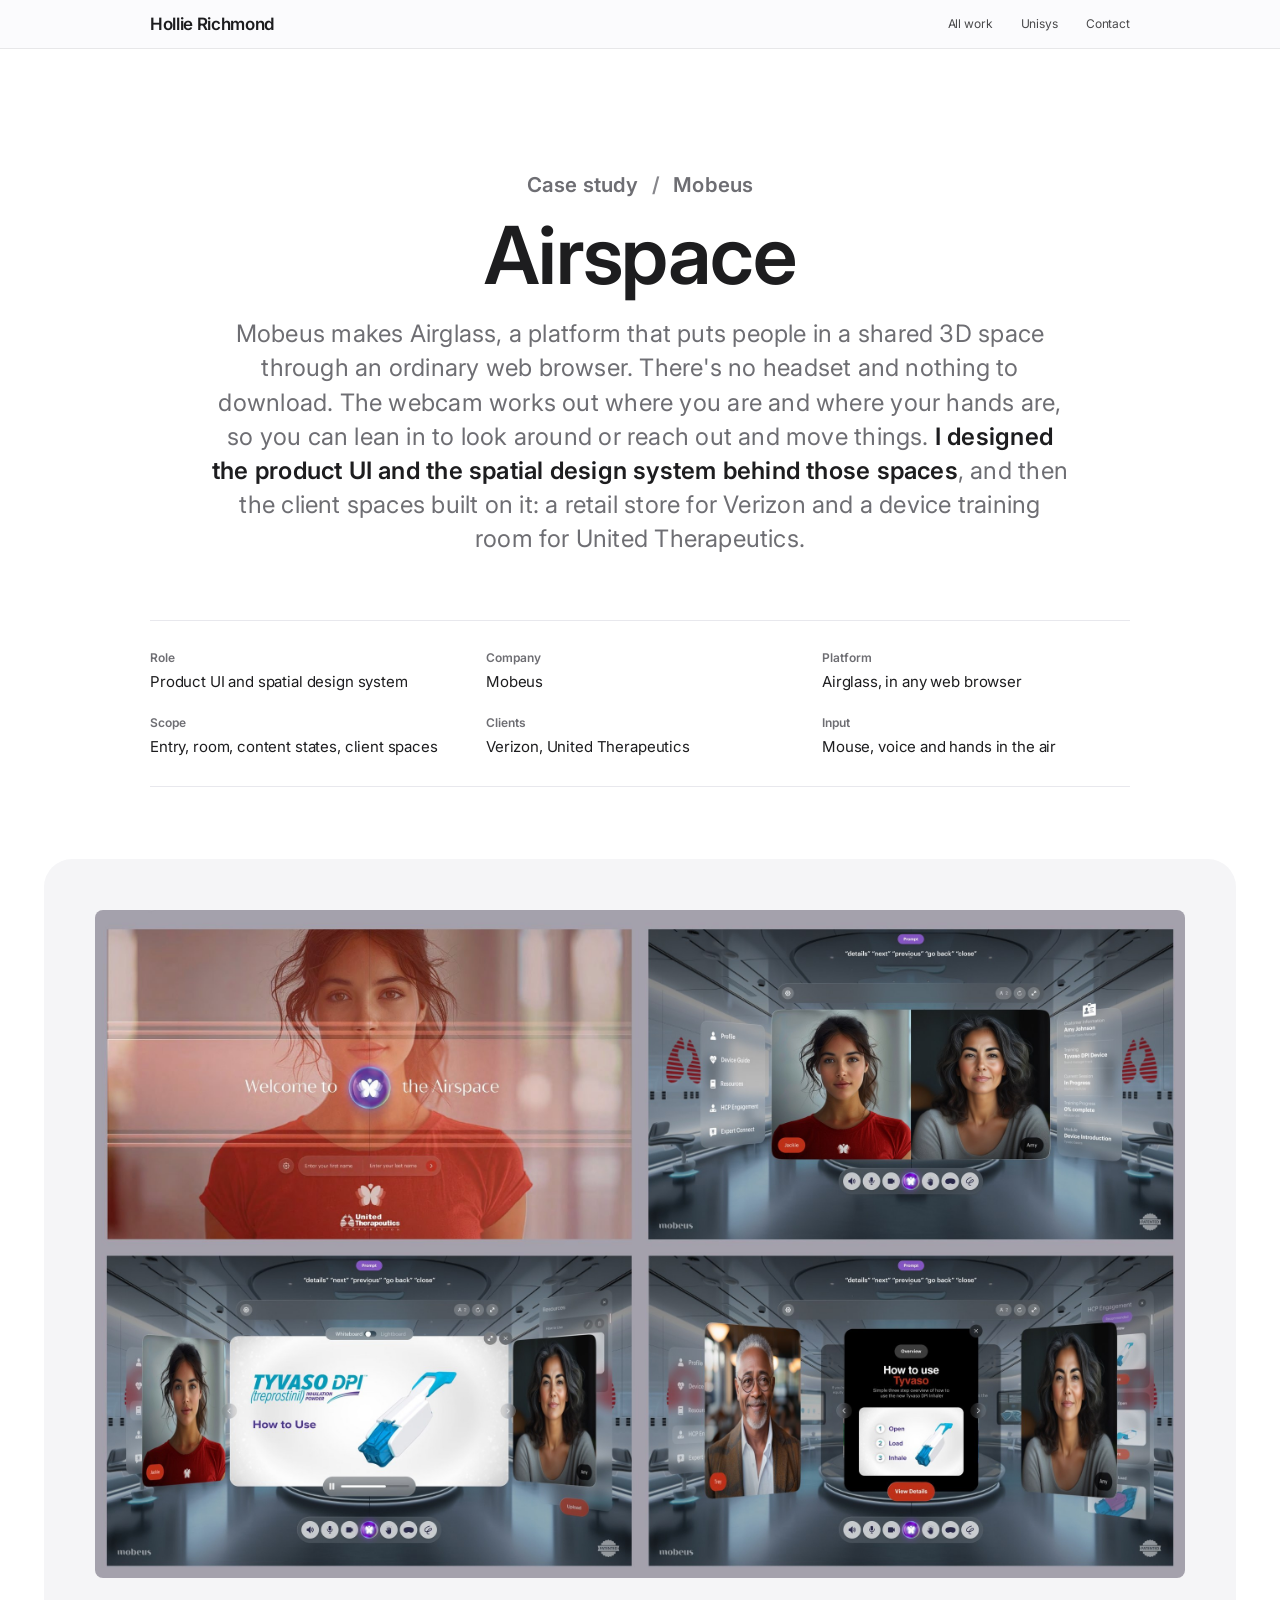
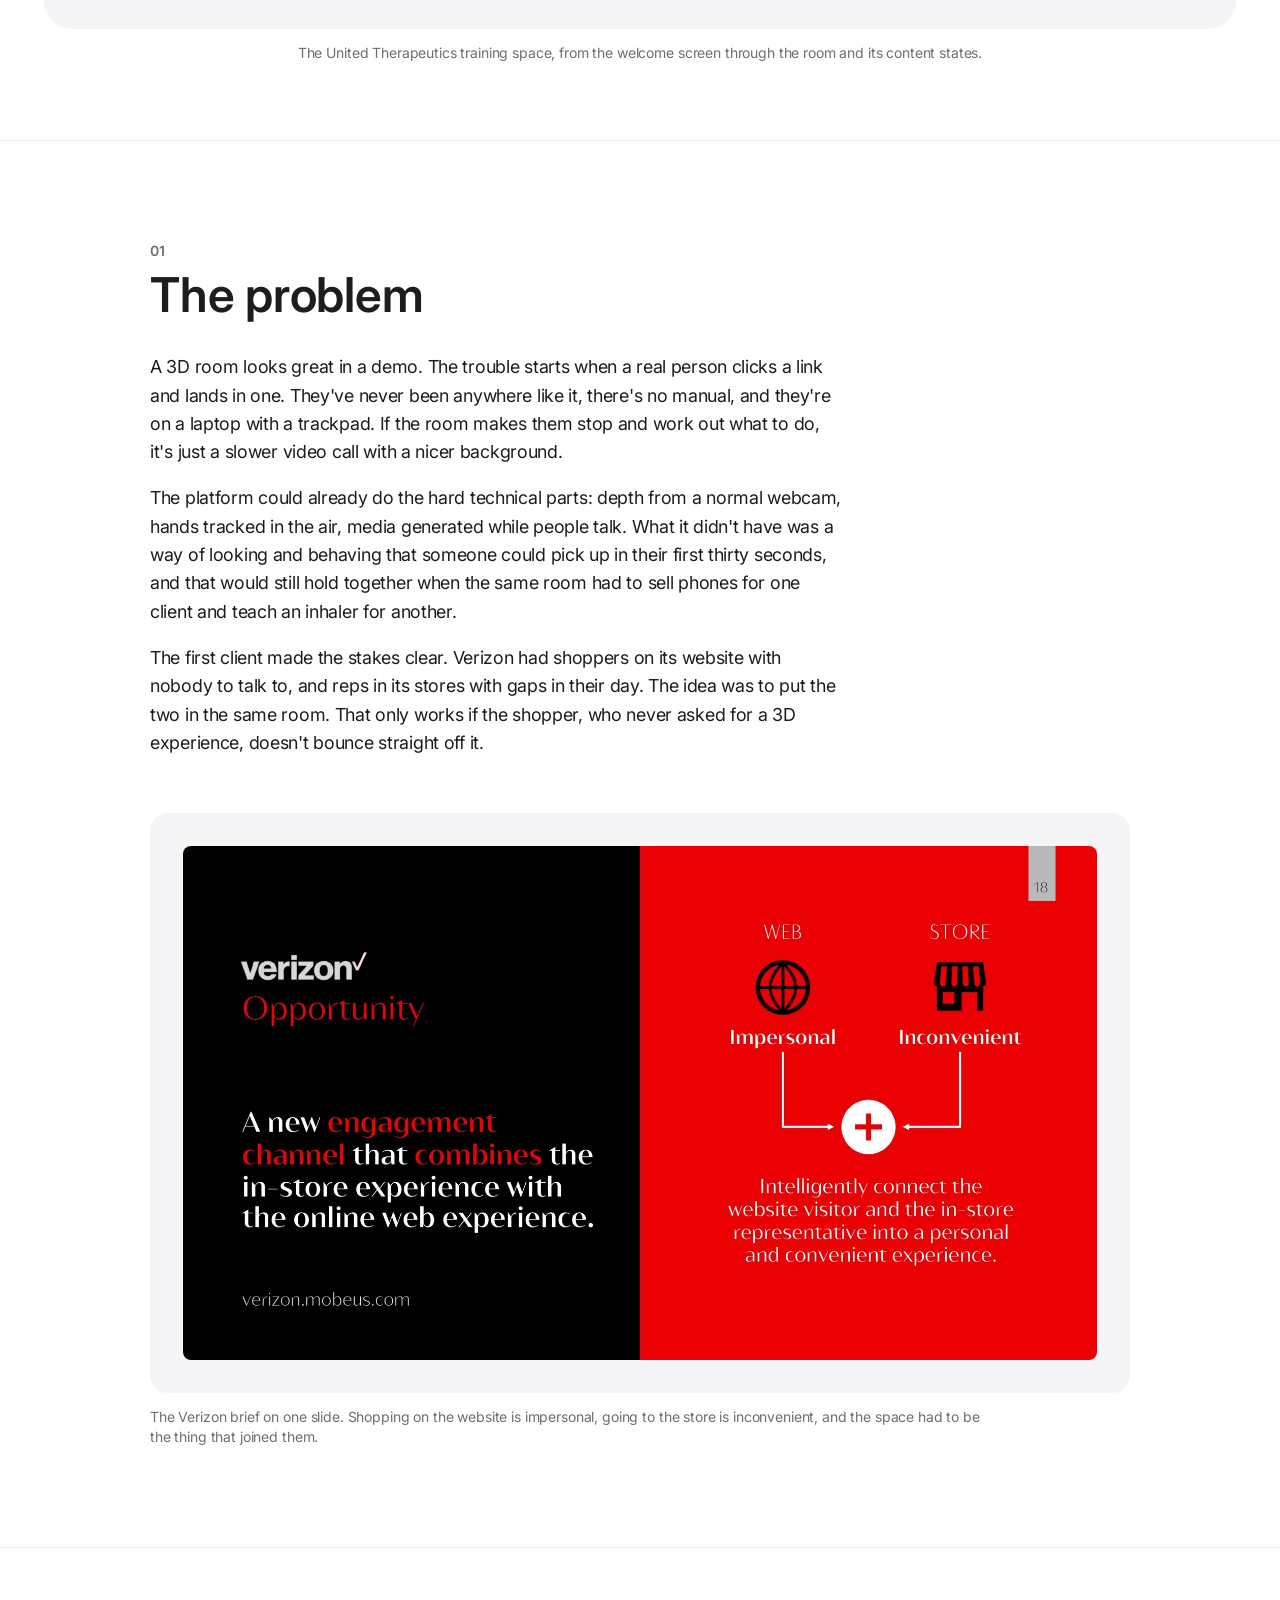
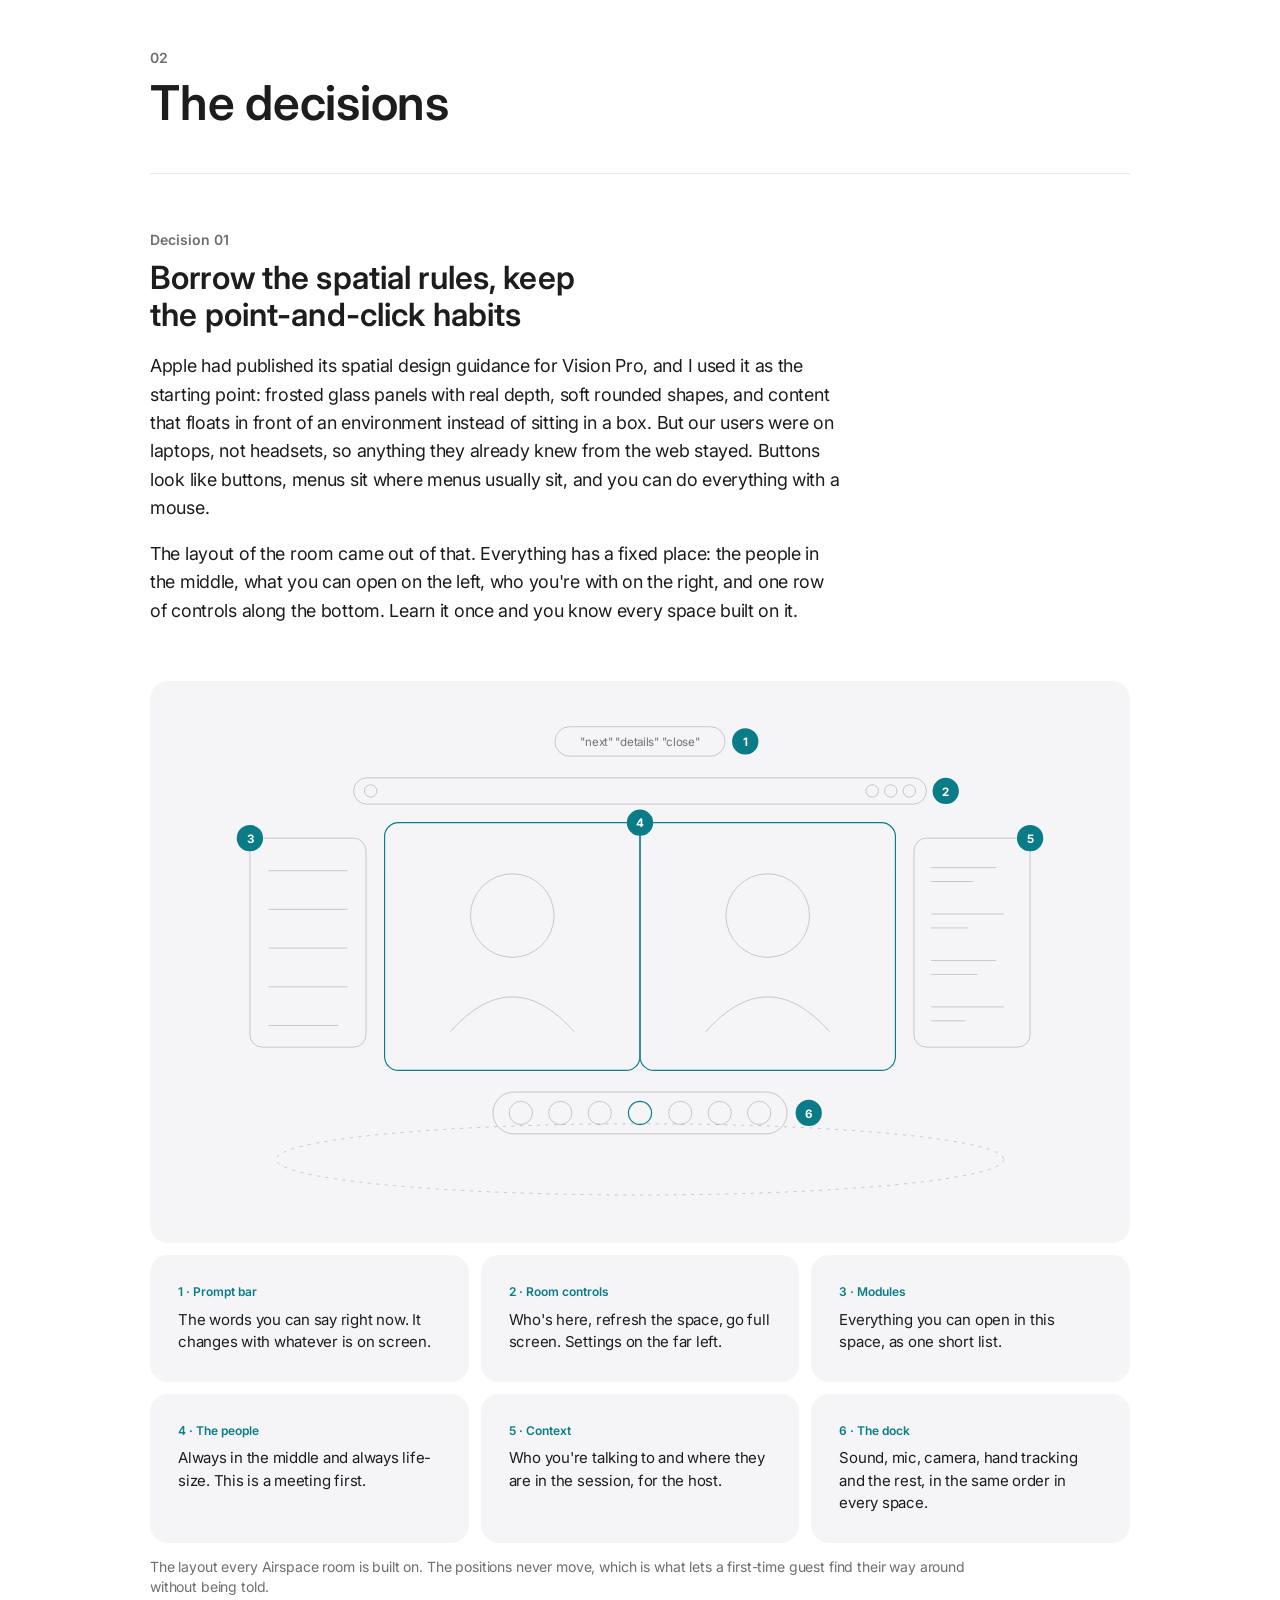
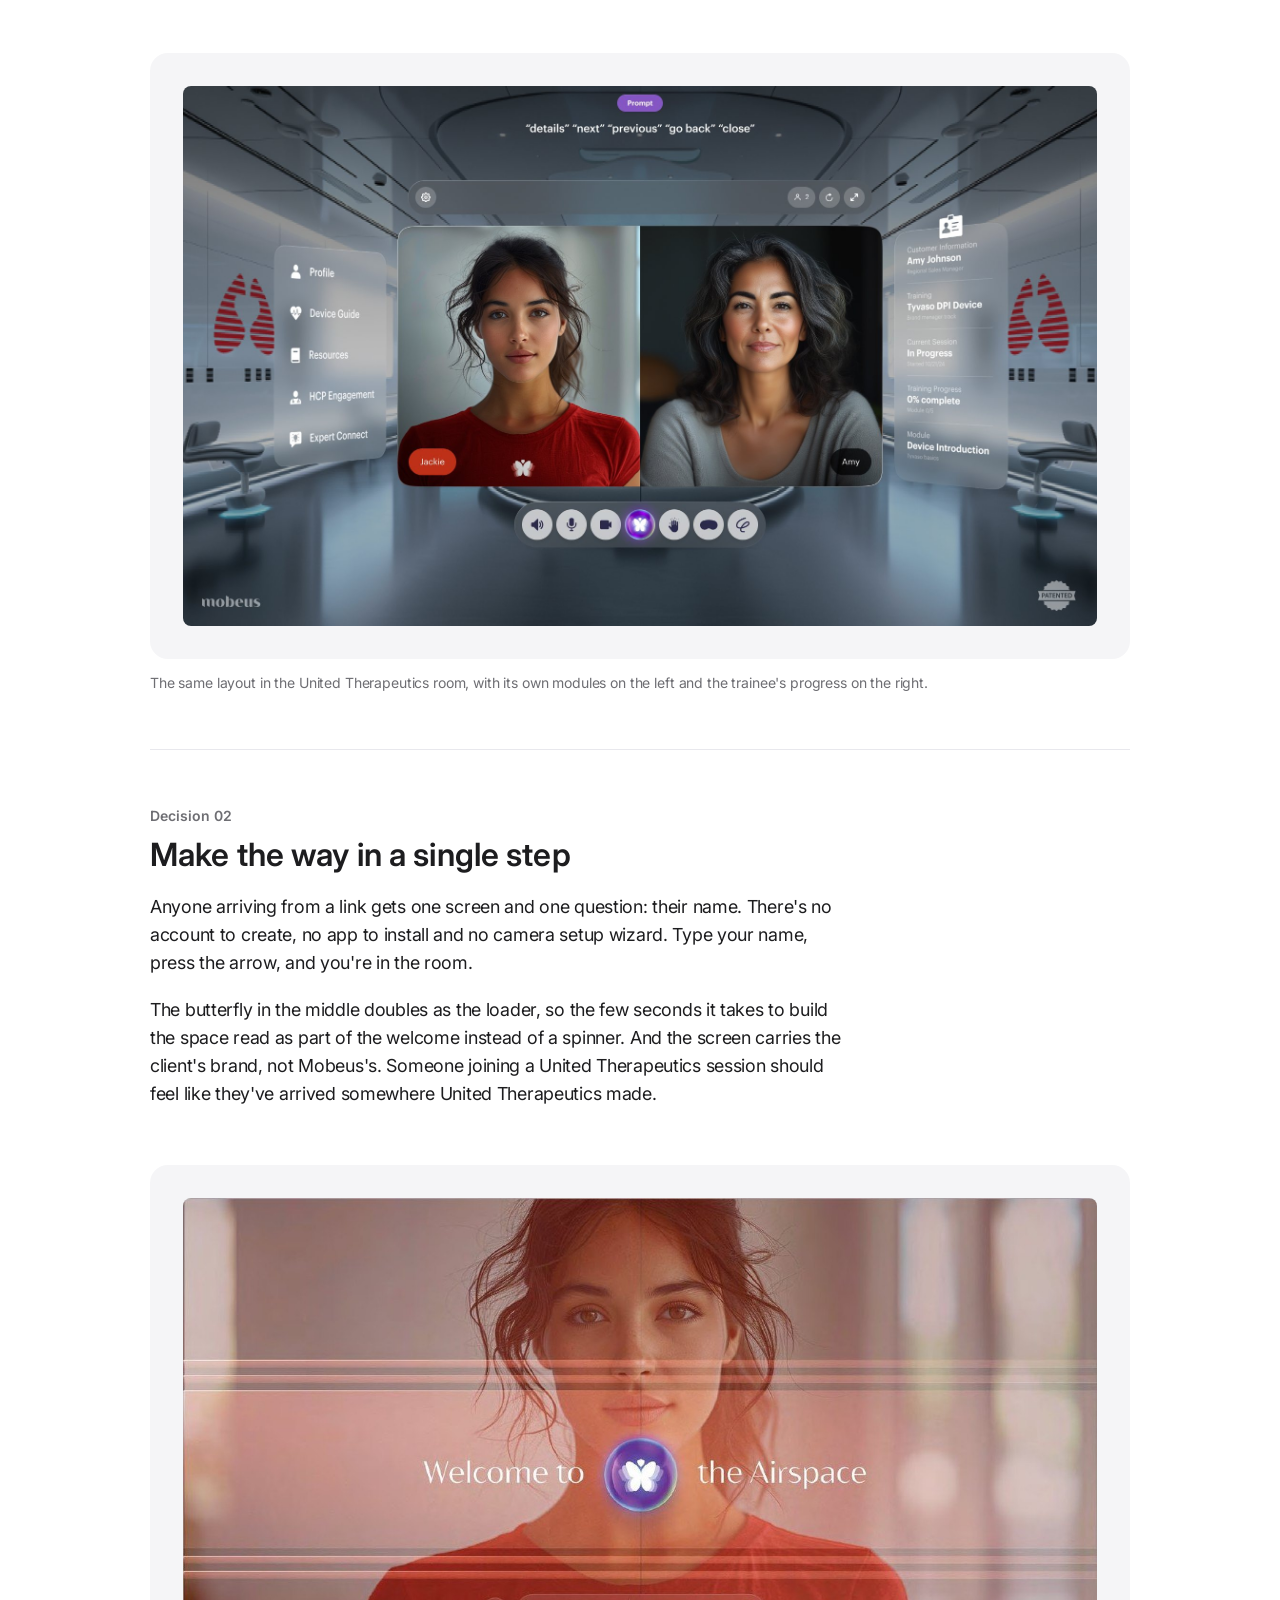
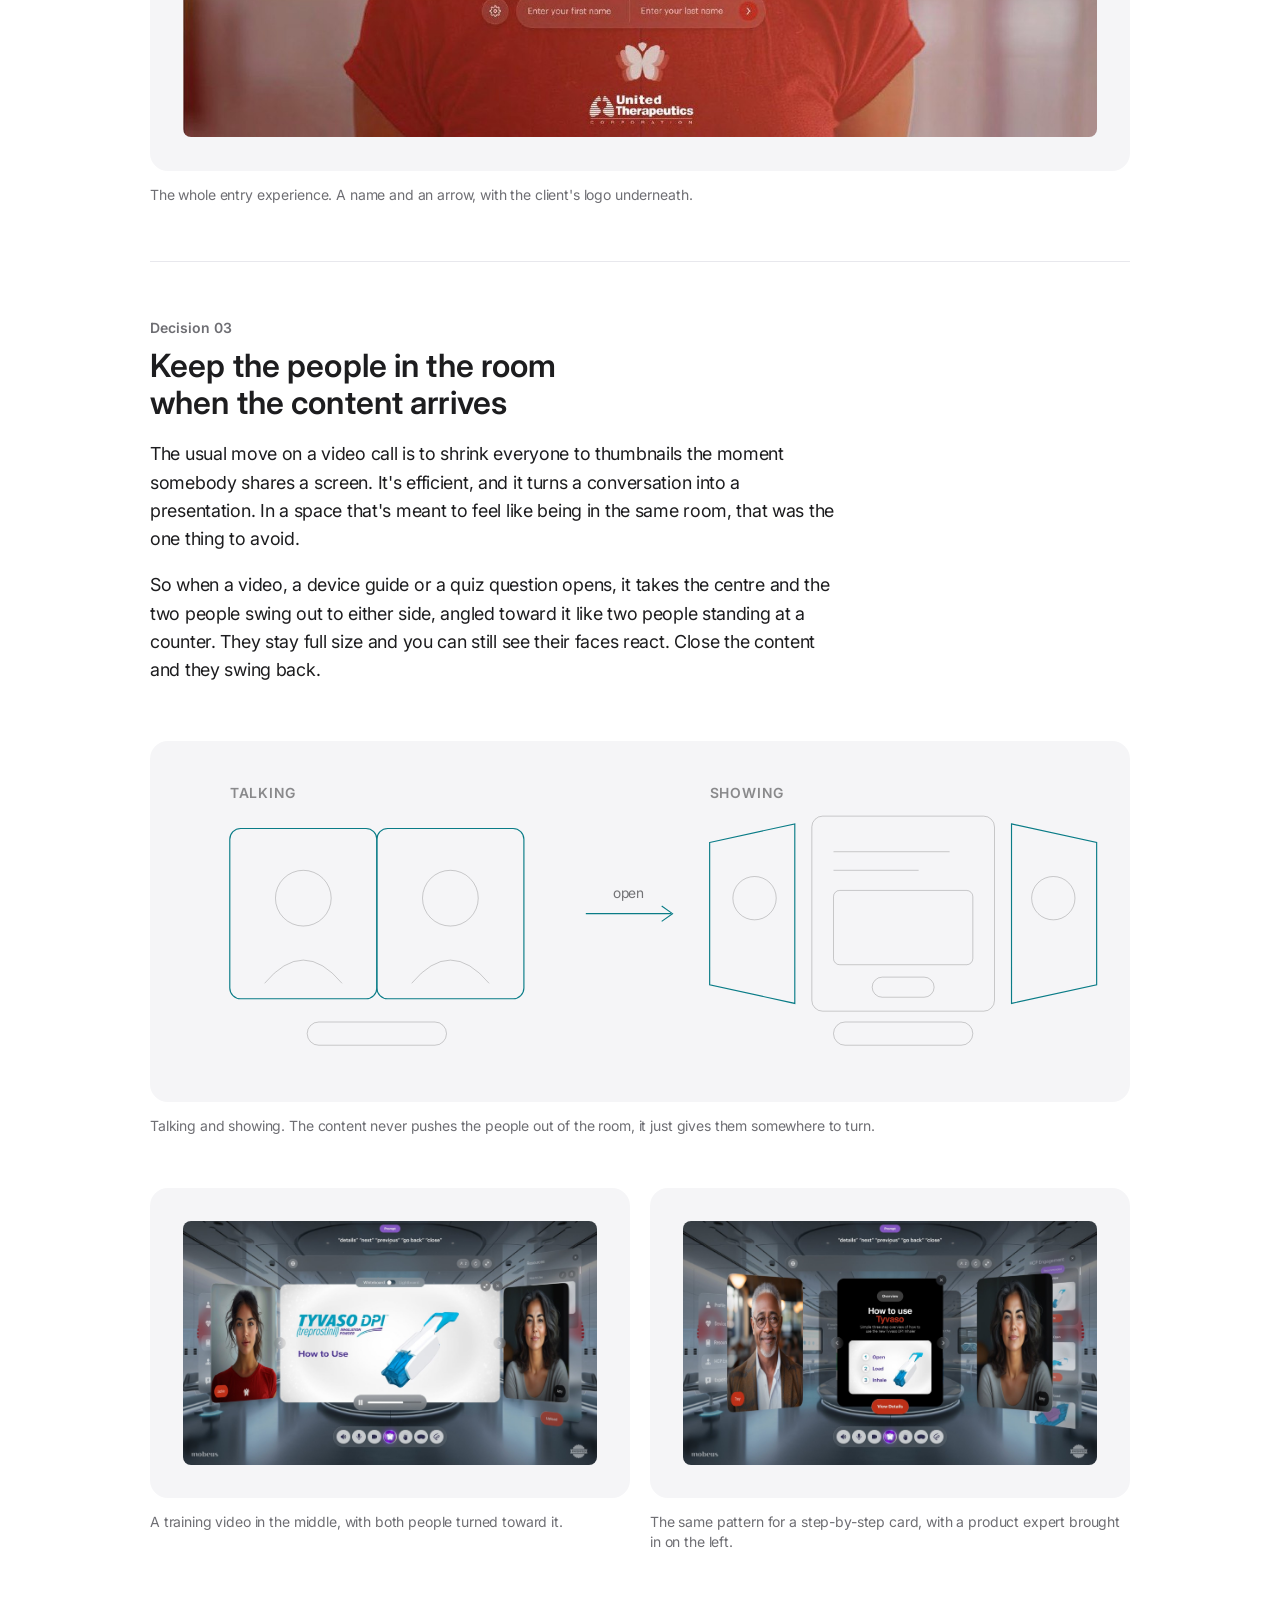
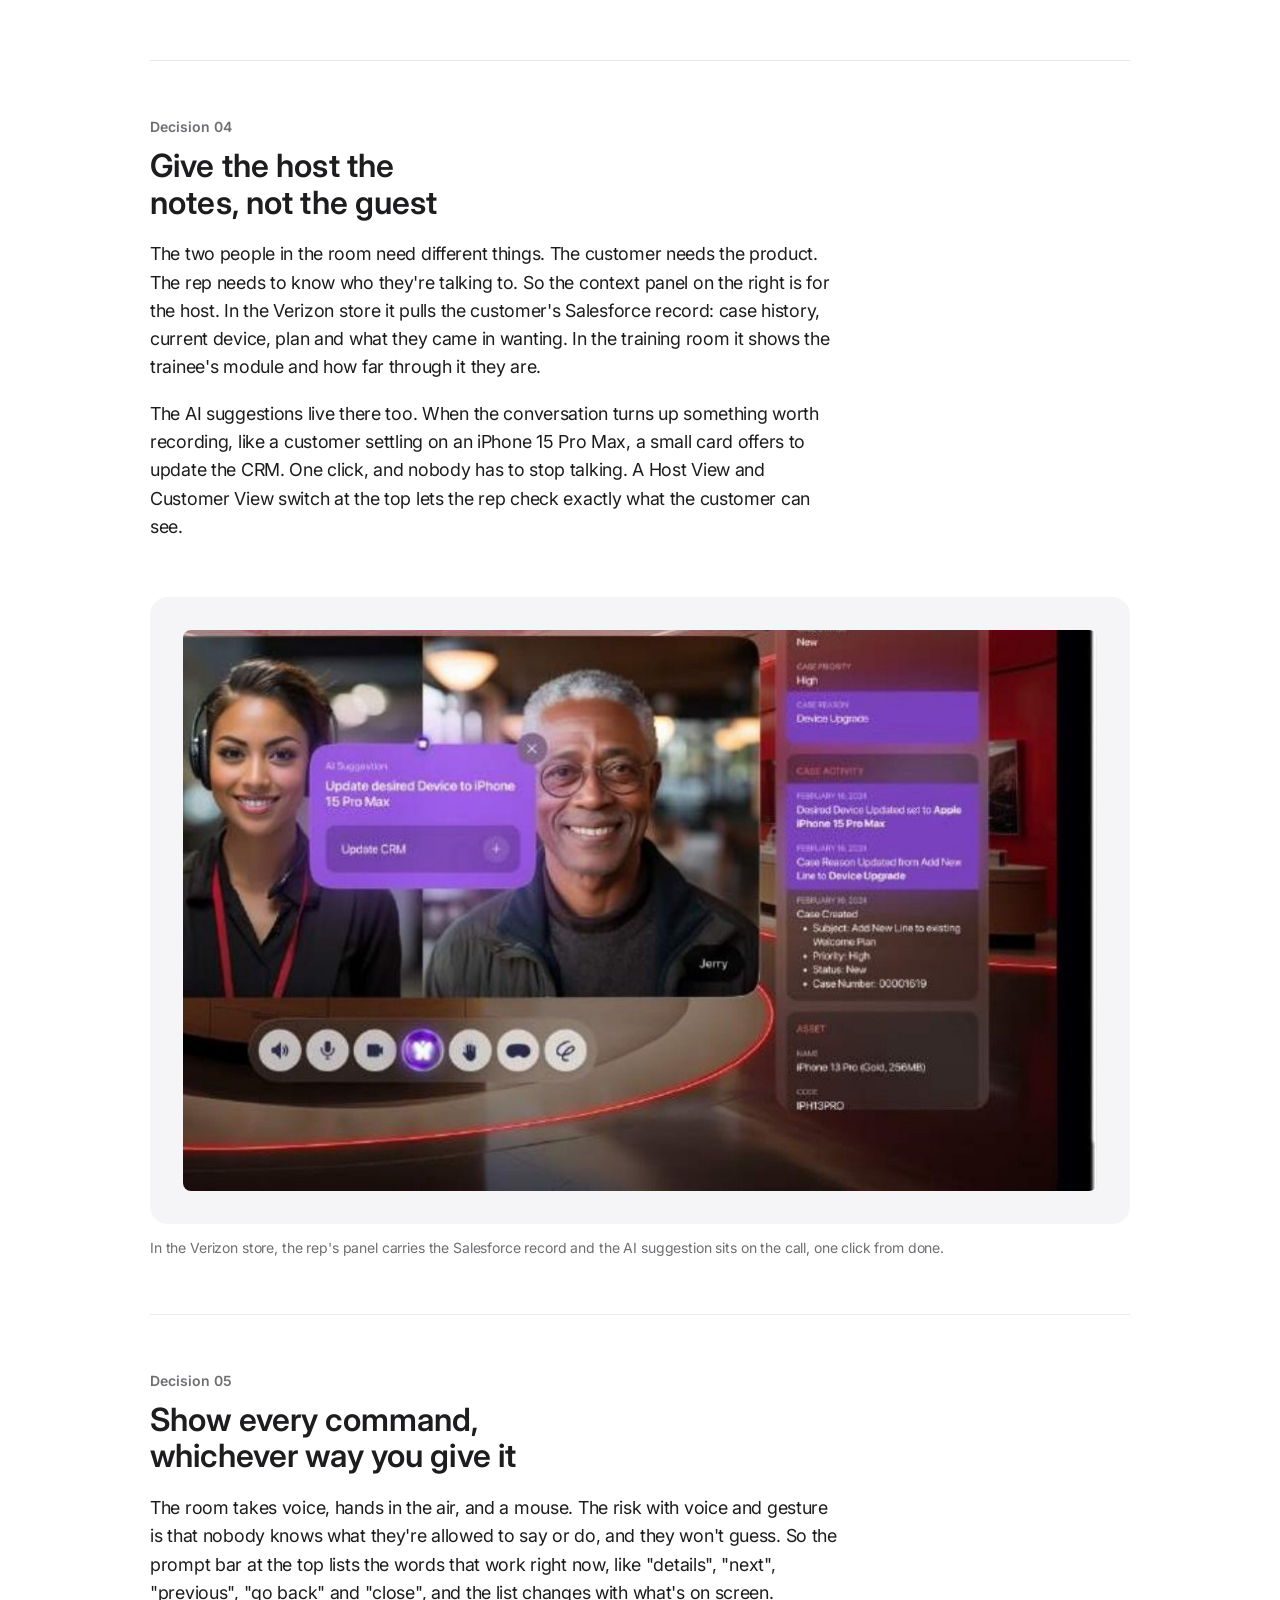
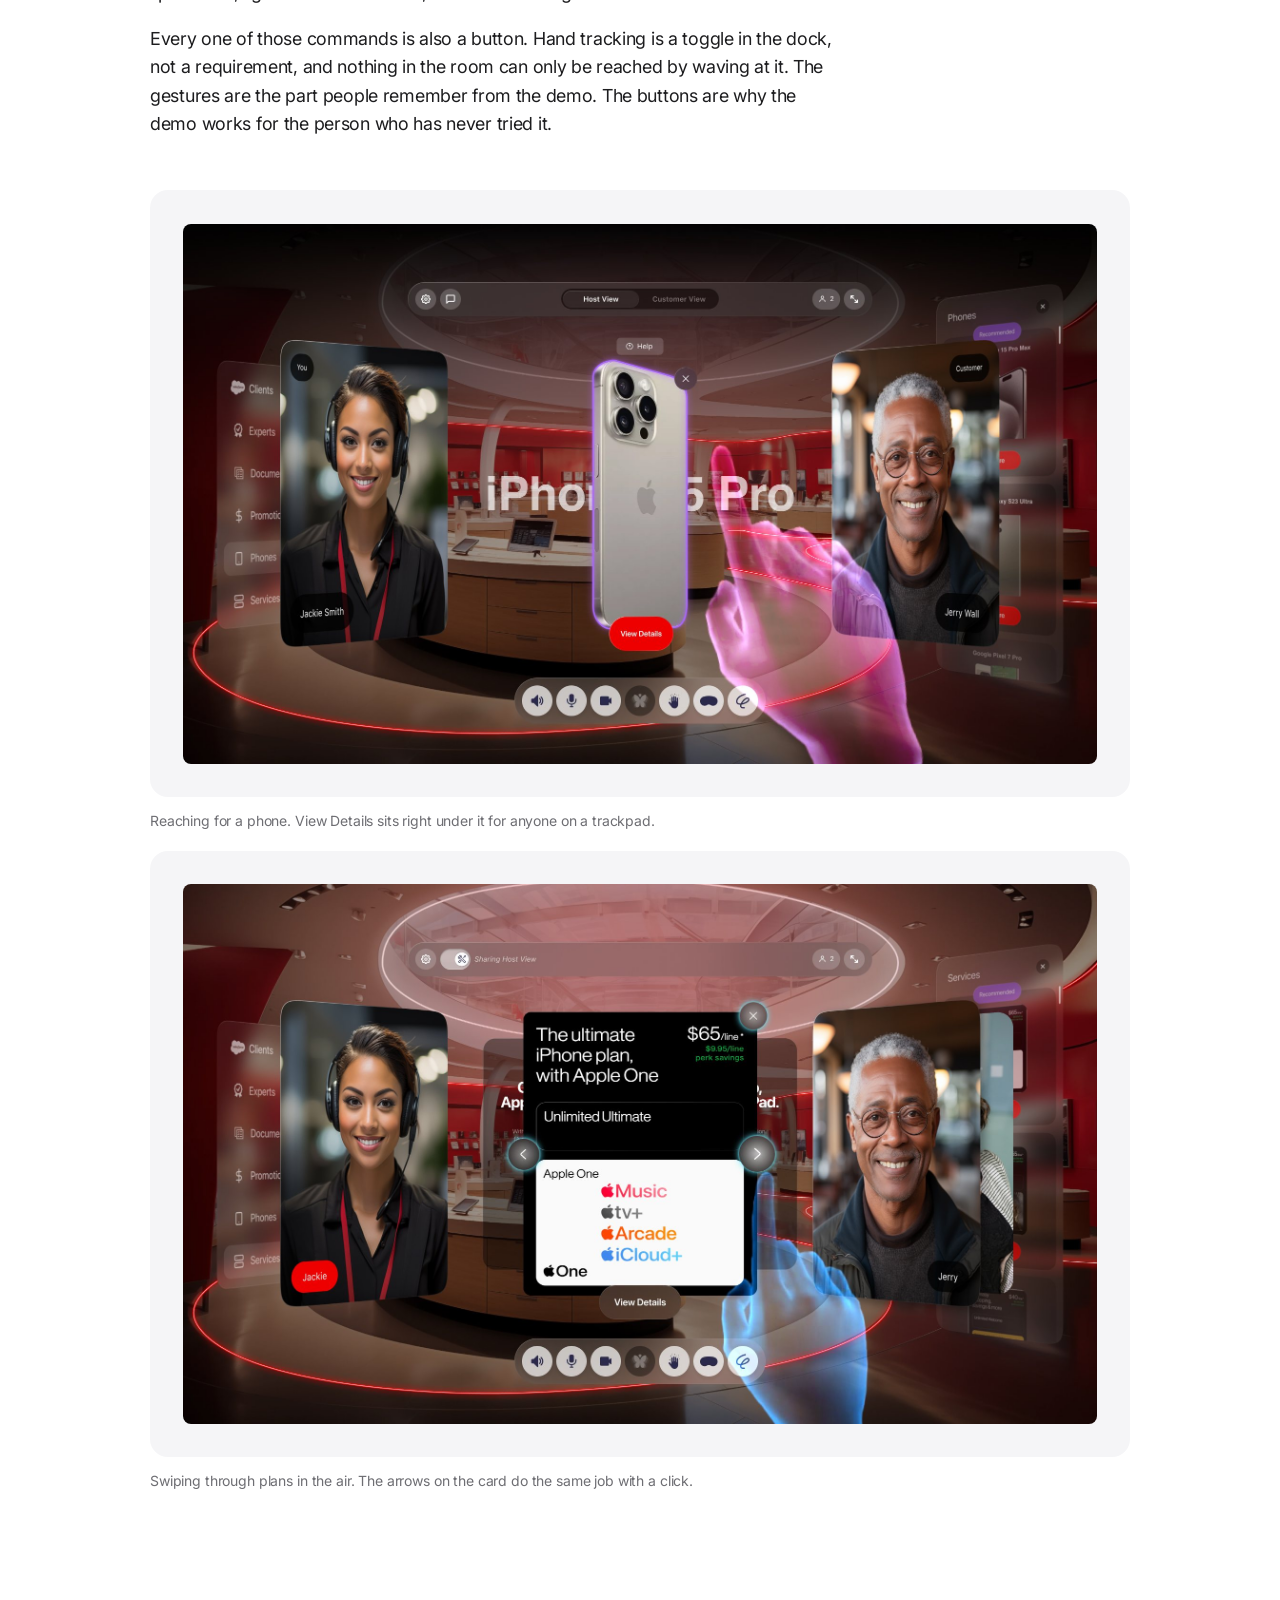
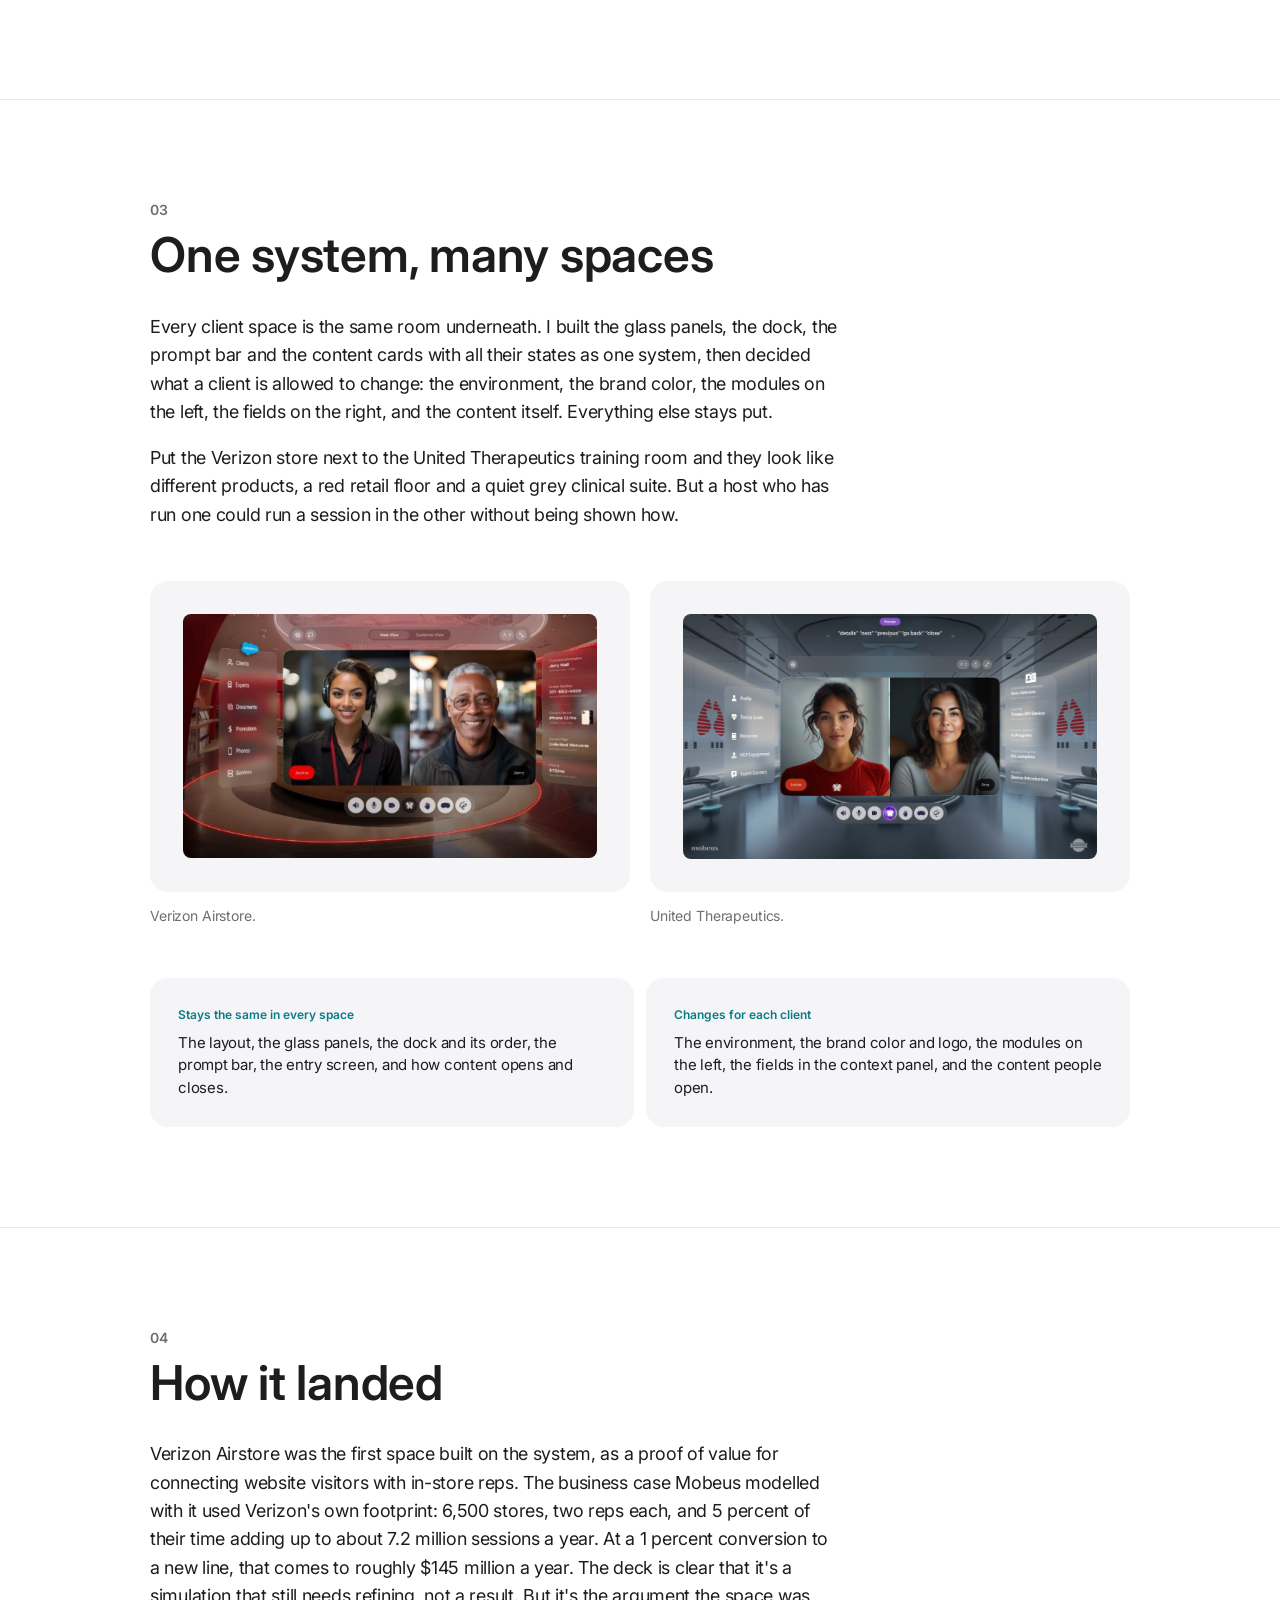
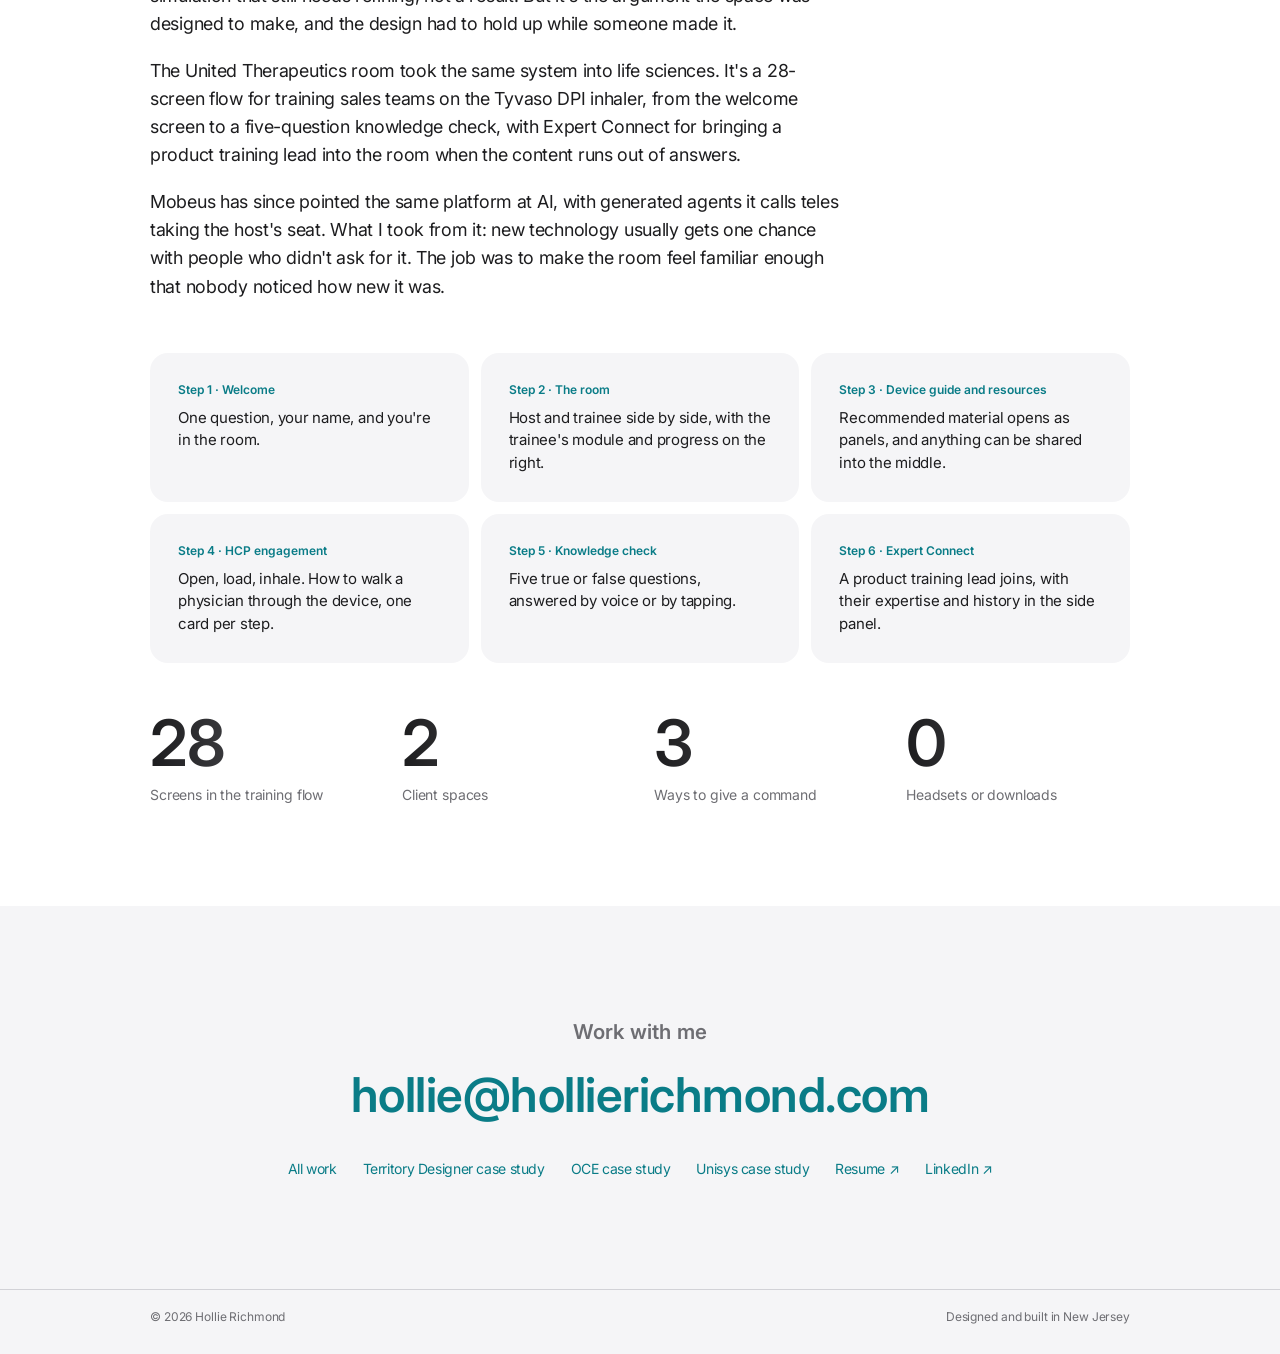
<file: airspace.html>
<!doctype html>
<html lang="en">
<head>
<meta charset="utf-8">
<meta name="viewport" content="width=device-width,initial-scale=1,viewport-fit=cover">
<title>Airspace · Case study · Hollie Richmond</title>
<meta name="description" content="Case study: designing the product UI and spatial design system for Mobeus Airglass, and the Verizon and United Therapeutics spaces built on it.">
<link rel="icon" href="favicon.svg" type="image/svg+xml">
<meta name="theme-color" content="#ffffff">
<link rel="canonical" href="https://hollierichmond.com/airspace.html">
<link rel="preconnect" href="https://fonts.googleapis.com">
<link rel="preconnect" href="https://fonts.gstatic.com" crossorigin>
<link rel="stylesheet" href="https://fonts.googleapis.com/css2?family=Inter:wght@400;500;600;700&display=swap">
<link rel="stylesheet" href="light.css?v=1">
</head>
<body>
<script>document.documentElement.classList.add('js');</script>

<header class="bar">
  <div class="wrap bar-in">
    <a class="sig" href="index.html">Hollie Richmond</a>
    <nav>
      <a href="index.html#work">All work</a>
      <a class="opt" href="unisys.html">Unisys</a>
      <a href="index.html#contact">Contact</a>
    </nav>
  </div>
</header>

<main>

  <section class="hero">
    <div class="wrap hero-in">
      <p class="eyebrow">Case study <span class="sep">/</span> Mobeus</p>
      <h1>Airspace</h1>
      <p class="dek">Mobeus makes Airglass, a platform that puts people in a shared 3D space through an ordinary web browser. There's no headset and nothing to download. The webcam works out where you are and where your hands are, so you can lean in to look around or reach out and move things. <strong>I designed the product UI and the spatial design system behind those spaces</strong>, and then the client spaces built on it: a retail store for Verizon and a device training room for United Therapeutics.</p>

      <dl class="facts">
        <div class="fact"><dt>Role</dt><dd>Product UI and spatial design system</dd></div>
        <div class="fact"><dt>Company</dt><dd>Mobeus</dd></div>
        <div class="fact"><dt>Platform</dt><dd>Airglass, in any web browser</dd></div>
        <div class="fact"><dt>Scope</dt><dd>Entry, room, content states, client spaces</dd></div>
        <div class="fact"><dt>Clients</dt><dd>Verizon, United Therapeutics</dd></div>
        <div class="fact"><dt>Input</dt><dd>Mouse, voice and hands in the air</dd></div>
      </dl>

      <div class="lead-plate" data-rise>
        <div class="plate">
          <img src="img/full/w07.jpg?v=2" alt="Four Airspace screens for United Therapeutics: a welcome screen asking for a first and last name, a 3D training room with two participants between a module menu and a context panel, a Tyvaso DPI how-to video with the participants angled to either side, and a three-step inhaler overview card." width="2600" height="1594" fetchpriority="high" decoding="async">
        </div>
        <p class="plate-cap">The United Therapeutics training space, from the welcome screen through the room and its content states.</p>
      </div>
    </div>
  </section>

  <section>
    <div class="wrap">
      <div class="grid">
        <div class="sec-head"><span class="sec-n">01</span><h2>The problem</h2></div>
        <div>
          <div class="col">
            <p>A 3D room looks great in a demo. The trouble starts when a real person clicks a link and lands in one. They've never been anywhere like it, there's no manual, and they're on a laptop with a trackpad. If the room makes them stop and work out what to do, it's just a slower video call with a nicer background.</p>
            <p>The platform could already do the hard technical parts: depth from a normal webcam, hands tracked in the air, media generated while people talk. What it didn't have was a way of looking and behaving that someone could pick up in their first thirty seconds, and that would still hold together when the same room had to sell phones for one client and teach an inhaler for another.</p>
            <p>The first client made the stakes clear. Verizon had shoppers on its website with nobody to talk to, and reps in its stores with gaps in their day. The idea was to put the two in the same room. That only works if the shopper, who never asked for a 3D experience, doesn't bounce straight off it.</p>
          </div>

          <figure class="fig" data-rise>
            <div class="plate"><img src="img/airspace/vz-brief.jpg" alt="A Verizon slide titled Opportunity: a new engagement channel that combines the in-store experience with the online web experience. The web is marked impersonal, the store inconvenient, and a plus sign joins them into a personal and convenient experience." width="1800" height="1012" loading="lazy" decoding="async"></div>
            <figcaption class="figcap">The Verizon brief on one slide. Shopping on the website is impersonal, going to the store is inconvenient, and the space had to be the thing that joined them.</figcaption>
          </figure>
        </div>
      </div>
    </div>
  </section>

  <section>
    <div class="wrap">
      <div class="sec-head" style="margin-bottom:clamp(26px,4vw,44px)"><span class="sec-n">02</span><h2>The decisions</h2></div>

      <div class="dec" data-rise>
        <div class="sec-head"><span class="sec-n">Decision 01</span></div>
        <div>
          <h3>Borrow the spatial rules, keep the point-and-click habits</h3>
          <div class="col">
            <p>Apple had published its spatial design guidance for Vision Pro, and I used it as the starting point: frosted glass panels with real depth, soft rounded shapes, and content that floats in front of an environment instead of sitting in a box. But our users were on laptops, not headsets, so anything they already knew from the web stayed. Buttons look like buttons, menus sit where menus usually sit, and you can do everything with a mouse.</p>
            <p>The layout of the room came out of that. Everything has a fixed place: the people in the middle, what you can open on the left, who you're with on the right, and one row of controls along the bottom. Learn it once and you know every space built on it.</p>
          </div>

          <figure class="fig">
            <svg viewBox="0 0 1200 660" role="img" aria-labelledby="anat-t">
              <title id="anat-t">The layout of an Airspace room, numbered: 1 the prompt bar at the top, 2 the room controls, 3 the module menu on the left, 4 the participants in the middle, 5 the context panel on the right, 6 the dock of controls along the bottom.</title>
              <ellipse class="sw-box" cx="600" cy="585" rx="470" ry="46" stroke-dasharray="4 7"/>
              <rect class="sw-box" x="490" y="26" width="220" height="38" rx="19"/>
              <text class="sub" x="600" y="51" text-anchor="middle" style="font-size:15px">"next" "details" "close"</text>
              <rect class="sw-box" x="230" y="92" width="740" height="34" rx="17"/>
              <circle class="sw-box" cx="252" cy="109" r="8"/>
              <circle class="sw-box" cx="900" cy="109" r="8"/><circle class="sw-box" cx="924" cy="109" r="8"/><circle class="sw-box" cx="948" cy="109" r="8"/>
              <rect class="sw-box" x="96" y="170" width="150" height="270" rx="16"/>
              <line class="sw-line" x1="120" y1="212" x2="222" y2="212"/><line class="sw-line" x1="120" y1="262" x2="222" y2="262"/><line class="sw-line" x1="120" y1="312" x2="222" y2="312"/><line class="sw-line" x1="120" y1="362" x2="222" y2="362"/><line class="sw-line" x1="120" y1="412" x2="210" y2="412"/>
              <rect class="acc-box" x="270" y="150" width="330" height="320" rx="18" stroke-width="1.5"/>
              <rect class="acc-box" x="600" y="150" width="330" height="320" rx="18" stroke-width="1.5"/>
              <circle class="sw-box" cx="435" cy="270" r="54"/><path class="sw-box" d="M355 420 q80 -90 160 0"/>
              <circle class="sw-box" cx="765" cy="270" r="54"/><path class="sw-box" d="M685 420 q80 -90 160 0"/>
              <rect class="sw-box" x="954" y="170" width="150" height="270" rx="16"/>
              <line class="sw-line" x1="976" y1="208" x2="1060" y2="208"/><line class="sw-line" x1="976" y1="226" x2="1030" y2="226"/>
              <line class="sw-line" x1="976" y1="268" x2="1070" y2="268"/><line class="sw-line" x1="976" y1="286" x2="1024" y2="286"/>
              <line class="sw-line" x1="976" y1="328" x2="1060" y2="328"/><line class="sw-line" x1="976" y1="346" x2="1036" y2="346"/>
              <line class="sw-line" x1="976" y1="388" x2="1070" y2="388"/><line class="sw-line" x1="976" y1="406" x2="1020" y2="406"/>
              <rect class="sw-box" x="410" y="498" width="380" height="54" rx="27"/>
              <circle class="sw-box" cx="446" cy="525" r="15"/><circle class="sw-box" cx="497" cy="525" r="15"/><circle class="sw-box" cx="548" cy="525" r="15"/>
              <circle class="acc-box" cx="600" cy="525" r="15" stroke-width="1.5"/>
              <circle class="sw-box" cx="652" cy="525" r="15"/><circle class="sw-box" cx="703" cy="525" r="15"/><circle class="sw-box" cx="754" cy="525" r="15"/>
              <g class="mk">
                <circle cx="736" cy="45" r="17"/><text x="736" y="51" text-anchor="middle">1</text>
                <circle cx="995" cy="109" r="17"/><text x="995" y="115" text-anchor="middle">2</text>
                <circle cx="96" cy="170" r="17"/><text x="96" y="176" text-anchor="middle">3</text>
                <circle cx="600" cy="150" r="17"/><text x="600" y="156" text-anchor="middle">4</text>
                <circle cx="1104" cy="170" r="17"/><text x="1104" y="176" text-anchor="middle">5</text>
                <circle cx="818" cy="525" r="17"/><text x="818" y="531" text-anchor="middle">6</text>
              </g>
            </svg>
            <ol class="stories legend">
              <li class="story"><span class="who">1 · Prompt bar</span><p>The words you can say right now. It changes with whatever is on screen.</p></li>
              <li class="story"><span class="who">2 · Room controls</span><p>Who's here, refresh the space, go full screen. Settings on the far left.</p></li>
              <li class="story"><span class="who">3 · Modules</span><p>Everything you can open in this space, as one short list.</p></li>
              <li class="story"><span class="who">4 · The people</span><p>Always in the middle and always life-size. This is a meeting first.</p></li>
              <li class="story"><span class="who">5 · Context</span><p>Who you're talking to and where they are in the session, for the host.</p></li>
              <li class="story"><span class="who">6 · The dock</span><p>Sound, mic, camera, hand tracking and the rest, in the same order in every space.</p></li>
            </ol>
            <figcaption class="figcap">The layout every Airspace room is built on. The positions never move, which is what lets a first-time guest find their way around without being told.</figcaption>
          </figure>

          <figure class="fig">
            <div class="plate"><img src="img/airspace/airspace-ut-room.jpg" alt="The United Therapeutics training room: two participants, Jackie and Amy, side by side in the middle of a grey clinical suite, a menu on the left with Profile, Device Guide, Resources, HCP Engagement and Expert Connect, a context panel on the right showing Amy's training module and progress, and the dock of round controls below." width="1920" height="1135" loading="lazy" decoding="async"></div>
            <figcaption class="figcap">The same layout in the United Therapeutics room, with its own modules on the left and the trainee's progress on the right.</figcaption>
          </figure>
        </div>
      </div>

      <div class="dec" data-rise>
        <div class="sec-head"><span class="sec-n">Decision 02</span></div>
        <div>
          <h3>Make the way in a single step</h3>
          <div class="col">
            <p>Anyone arriving from a link gets one screen and one question: their name. There's no account to create, no app to install and no camera setup wizard. Type your name, press the arrow, and you're in the room.</p>
            <p>The butterfly in the middle doubles as the loader, so the few seconds it takes to build the space read as part of the welcome instead of a spinner. And the screen carries the client's brand, not Mobeus's. Someone joining a United Therapeutics session should feel like they've arrived somewhere United Therapeutics made.</p>
          </div>

          <figure class="fig">
            <div class="plate"><img src="img/airspace/ut-welcome.jpg" alt="The welcome screen: Welcome to the Airspace, set around a glowing butterfly mark over a softly tinted video of a woman, with a single row asking for first and last name and an arrow button, and the United Therapeutics logo below." width="1250" height="738" loading="lazy" decoding="async"></div>
            <figcaption class="figcap">The whole entry experience. A name and an arrow, with the client's logo underneath.</figcaption>
          </figure>
        </div>
      </div>

      <div class="dec" data-rise>
        <div class="sec-head"><span class="sec-n">Decision 03</span></div>
        <div>
          <h3>Keep the people in the room when the content arrives</h3>
          <div class="col">
            <p>The usual move on a video call is to shrink everyone to thumbnails the moment somebody shares a screen. It's efficient, and it turns a conversation into a presentation. In a space that's meant to feel like being in the same room, that was the one thing to avoid.</p>
            <p>So when a video, a device guide or a quiz question opens, it takes the centre and the two people swing out to either side, angled toward it like two people standing at a counter. They stay full size and you can still see their faces react. Close the content and they swing back.</p>
          </div>

          <figure class="fig">
            <svg viewBox="0 0 1200 400" role="img" aria-labelledby="state-t">
              <title id="state-t">Two states of the room. Talking: the two participants sit side by side in the middle. Showing: a content card takes the middle and the participants turn to face it from either side.</title>
              <text class="tiny" x="70" y="40" style="font-size:18px">TALKING</text>
              <rect class="acc-box" x="70" y="80" width="190" height="220" rx="14" stroke-width="1.5"/>
              <rect class="acc-box" x="260" y="80" width="190" height="220" rx="14" stroke-width="1.5"/>
              <circle class="sw-box" cx="165" cy="170" r="36"/><path class="sw-box" d="M115 280 q50 -60 100 0"/>
              <circle class="sw-box" cx="355" cy="170" r="36"/><path class="sw-box" d="M305 280 q50 -60 100 0"/>
              <rect class="sw-box" x="170" y="330" width="180" height="30" rx="15"/>
              <line class="acc-line" x1="530" y1="190" x2="640" y2="190" stroke-width="1.5"/>
              <path d="M628 180 L642 190 L628 200" fill="none" class="acc-line" stroke-width="1.5"/>
              <text class="sub" x="585" y="170" text-anchor="middle" style="font-size:18px">open</text>
              <text class="tiny" x="690" y="40" style="font-size:18px">SHOWING</text>
              <polygon class="acc-box" points="690,98 800,74 800,306 690,282" stroke-width="1.5"/>
              <circle class="sw-box" cx="748" cy="170" r="28"/>
              <rect class="sw-box" x="822" y="64" width="236" height="252" rx="14"/>
              <line class="sw-line" x1="850" y1="110" x2="1000" y2="110"/><line class="sw-line" x1="850" y1="134" x2="960" y2="134"/>
              <rect class="sw-box" x="850" y="160" width="180" height="96" rx="8"/>
              <rect class="sw-box" x="900" y="272" width="80" height="26" rx="13"/>
              <polygon class="acc-box" points="1080,74 1190,98 1190,282 1080,306" stroke-width="1.5"/>
              <circle class="sw-box" cx="1134" cy="170" r="28"/>
              <rect class="sw-box" x="850" y="330" width="180" height="30" rx="15"/>
            </svg>
            <figcaption class="figcap">Talking and showing. The content never pushes the people out of the room, it just gives them somewhere to turn.</figcaption>
          </figure>

          <div class="duo">
            <figure>
              <div class="plate"><img src="img/airspace/ut-content.jpg?v=2" alt="A Tyvaso DPI How to Use video playing in the centre of the room, with Jackie angled on the left and Amy angled on the right, a Whiteboard and Lightboard toggle above the video and a resources panel behind." width="1920" height="1135" loading="lazy" decoding="async"></div>
              <figcaption class="figcap">A training video in the middle, with both people turned toward it.</figcaption>
            </figure>
            <figure>
              <div class="plate"><img src="img/airspace/ut-overview.jpg?v=2" alt="A dark overview card titled How to use Tyvaso with three steps, open, load and inhale, and a View Details button, between a product training lead on the left and Amy on the right, with the HCP Engagement panel behind." width="1920" height="1135" loading="lazy" decoding="async"></div>
              <figcaption class="figcap">The same pattern for a step-by-step card, with a product expert brought in on the left.</figcaption>
            </figure>
          </div>
        </div>
      </div>

      <div class="dec" data-rise>
        <div class="sec-head"><span class="sec-n">Decision 04</span></div>
        <div>
          <h3>Give the host the notes, not the guest</h3>
          <div class="col">
            <p>The two people in the room need different things. The customer needs the product. The rep needs to know who they're talking to. So the context panel on the right is for the host. In the Verizon store it pulls the customer's Salesforce record: case history, current device, plan and what they came in wanting. In the training room it shows the trainee's module and how far through it they are.</p>
            <p>The AI suggestions live there too. When the conversation turns up something worth recording, like a customer settling on an iPhone 15 Pro Max, a small card offers to update the CRM. One click, and nobody has to stop talking. A Host View and Customer View switch at the top lets the rep check exactly what the customer can see.</p>
          </div>

          <figure class="fig">
            <div class="plate"><img src="img/airspace/vz-crm.jpg" alt="The Verizon room: a rep and a customer side by side, a purple AI suggestion card reading Update desired device to iPhone 15 Pro Max with an Update CRM button, and a Salesforce panel on the right listing case priority, reason and recent case activity." width="924" height="567" loading="lazy" decoding="async"></div>
            <figcaption class="figcap">In the Verizon store, the rep's panel carries the Salesforce record and the AI suggestion sits on the call, one click from done.</figcaption>
          </figure>
        </div>
      </div>

      <div class="dec" data-rise>
        <div class="sec-head"><span class="sec-n">Decision 05</span></div>
        <div>
          <h3>Show every command, whichever way you give it</h3>
          <div class="col">
            <p>The room takes voice, hands in the air, and a mouse. The risk with voice and gesture is that nobody knows what they're allowed to say or do, and they won't guess. So the prompt bar at the top lists the words that work right now, like "details", "next", "previous", "go back" and "close", and the list changes with what's on screen.</p>
            <p>Every one of those commands is also a button. Hand tracking is a toggle in the dock, not a requirement, and nothing in the room can only be reached by waving at it. The gestures are the part people remember from the demo. The buttons are why the demo works for the person who has never tried it.</p>
          </div>

          <div class="duo stack">
            <figure>
              <div class="plate"><img src="img/airspace/airspace-vz-gesture-phone.jpg" alt="The Verizon store room: a glowing hand reaches toward an iPhone 15 Pro floating in the centre, with a View Details button beneath it, a Help label above, and the rep and customer on angled panels to either side." width="1920" height="1135" loading="lazy" decoding="async"></div>
              <figcaption class="figcap">Reaching for a phone. View Details sits right under it for anyone on a trackpad.</figcaption>
            </figure>
            <figure>
              <div class="plate"><img src="img/airspace/airspace-vz-gesture-plan.jpg" alt="The Verizon store room: a hand in the air swipes through a plan card for Unlimited Ultimate with Apple One, with left and right arrows on the card, a View Details button, and Sharing Host View switched on in the toolbar." width="1920" height="1135" loading="lazy" decoding="async"></div>
              <figcaption class="figcap">Swiping through plans in the air. The arrows on the card do the same job with a click.</figcaption>
            </figure>
          </div>
        </div>
      </div>
    </div>
  </section>

  <section>
    <div class="wrap">
      <div class="grid">
        <div class="sec-head"><span class="sec-n">03</span><h2>One system, many spaces</h2></div>
        <div>
          <div class="col">
            <p>Every client space is the same room underneath. I built the glass panels, the dock, the prompt bar and the content cards with all their states as one system, then decided what a client is allowed to change: the environment, the brand color, the modules on the left, the fields on the right, and the content itself. Everything else stays put.</p>
            <p>Put the Verizon store next to the United Therapeutics training room and they look like different products, a red retail floor and a quiet grey clinical suite. But a host who has run one could run a session in the other without being shown how.</p>
          </div>

          <div class="duo">
            <figure>
              <div class="plate"><img src="img/airspace/vz-room.jpg" alt="The Verizon Airstore room: a rep and a customer side by side over a red store floor, a menu on the left with Clients, Experts, Documents, Promotions, Phones and Services, customer details on the right, and the dock below." width="1114" height="658" loading="lazy" decoding="async"></div>
              <figcaption class="figcap">Verizon Airstore.</figcaption>
            </figure>
            <figure>
              <div class="plate"><img src="img/airspace/airspace-ut-room.jpg" alt="The United Therapeutics room with the same layout: participants in the middle, a module menu on the left, training progress on the right and the dock below, in a grey clinical suite." width="1920" height="1135" loading="lazy" decoding="async"></div>
              <figcaption class="figcap">United Therapeutics.</figcaption>
            </figure>
          </div>

          <div class="stories">
            <div class="story"><span class="who">Stays the same in every space</span><p>The layout, the glass panels, the dock and its order, the prompt bar, the entry screen, and how content opens and closes.</p></div>
            <div class="story"><span class="who">Changes for each client</span><p>The environment, the brand color and logo, the modules on the left, the fields in the context panel, and the content people open.</p></div>
          </div>
        </div>
      </div>
    </div>
  </section>

  <section>
    <div class="wrap">
      <div class="grid">
        <div class="sec-head"><span class="sec-n">04</span><h2>How it landed</h2></div>
        <div>
          <div class="col">
            <p>Verizon Airstore was the first space built on the system, as a proof of value for connecting website visitors with in-store reps. The business case Mobeus modelled with it used Verizon's own footprint: 6,500 stores, two reps each, and 5 percent of their time adding up to about 7.2 million sessions a year. At a 1 percent conversion to a new line, that comes to roughly $145 million a year. The deck is clear that it's a simulation that still needs refining, not a result. But it's the argument the space was designed to make, and the design had to hold up while someone made it.</p>
            <p>The United Therapeutics room took the same system into life sciences. It's a 28-screen flow for training sales teams on the Tyvaso DPI inhaler, from the welcome screen to a five-question knowledge check, with Expert Connect for bringing a product training lead into the room when the content runs out of answers.</p>
            <p>Mobeus has since pointed the same platform at AI, with generated agents it calls teles taking the host's seat. What I took from it: new technology usually gets one chance with people who didn't ask for it. The job was to make the room feel familiar enough that nobody noticed how new it was.</p>
          </div>

          <ol class="stories flow">
            <li class="story"><span class="who">Step 1 · Welcome</span><p>One question, your name, and you're in the room.</p></li>
            <li class="story"><span class="who">Step 2 · The room</span><p>Host and trainee side by side, with the trainee's module and progress on the right.</p></li>
            <li class="story"><span class="who">Step 3 · Device guide and resources</span><p>Recommended material opens as panels, and anything can be shared into the middle.</p></li>
            <li class="story"><span class="who">Step 4 · HCP engagement</span><p>Open, load, inhale. How to walk a physician through the device, one card per step.</p></li>
            <li class="story"><span class="who">Step 5 · Knowledge check</span><p>Five true or false questions, answered by voice or by tapping.</p></li>
            <li class="story"><span class="who">Step 6 · Expert Connect</span><p>A product training lead joins, with their expertise and history in the side panel.</p></li>
          </ol>

          <div class="tally">
            <div><span class="num">28</span><span class="lab">Screens in the training flow</span></div>
            <div><span class="num">2</span><span class="lab">Client spaces</span></div>
            <div><span class="num">3</span><span class="lab">Ways to give a command</span></div>
            <div><span class="num">0</span><span class="lab">Headsets or downloads</span></div>
          </div>
        </div>
      </div>
    </div>
  </section>

  <section class="endnote">
    <div class="wrap endnote-in">
      <p class="eyebrow">Work with me</p>
      <div data-rise>
        <a class="mail-link" href="mailto:hollie@hollierichmond.com">hollie@hollierichmond.com</a>
        <div class="elsewhere">
          <a href="index.html#work">All work</a>
          <a href="td.html">Territory Designer case study</a>
          <a href="oce.html">OCE case study</a>
          <a href="unisys.html">Unisys case study</a>
          <a href="resume.pdf" target="_blank" rel="noopener">Resume</a>
          <a href="https://www.linkedin.com/in/holliejrichmond" target="_blank" rel="noopener">LinkedIn</a>
        </div>
      </div>
    </div>
  </section>

  <div class="foot-wrap"><div class="wrap">
    <footer>
      <span>&#169; 2026 Hollie Richmond</span>
      <span>Designed and built in New Jersey</span>
    </footer>
  </div></div>

</main>


<script>
(function(){
  var reduce = window.matchMedia && window.matchMedia('(prefers-reduced-motion: reduce)').matches;
  var rise = Array.prototype.slice.call(document.querySelectorAll('[data-rise]'));
  if (!('IntersectionObserver' in window) || reduce) {
    rise.forEach(function(el){ el.classList.add('in'); });
    return;
  }
  var io = new IntersectionObserver(function(entries){
    entries.forEach(function(e){
      if (e.isIntersecting) { e.target.classList.add('in'); io.unobserve(e.target); }
    });
  }, { rootMargin: '0px 0px -8% 0px', threshold: 0.06 });
  rise.forEach(function(el){ io.observe(el); });
  requestAnimationFrame(function(){
    rise.forEach(function(el){
      if (el.getBoundingClientRect().top < window.innerHeight) el.classList.add('in');
    });
  });
})();
</script>

</body>
</html>
</file>
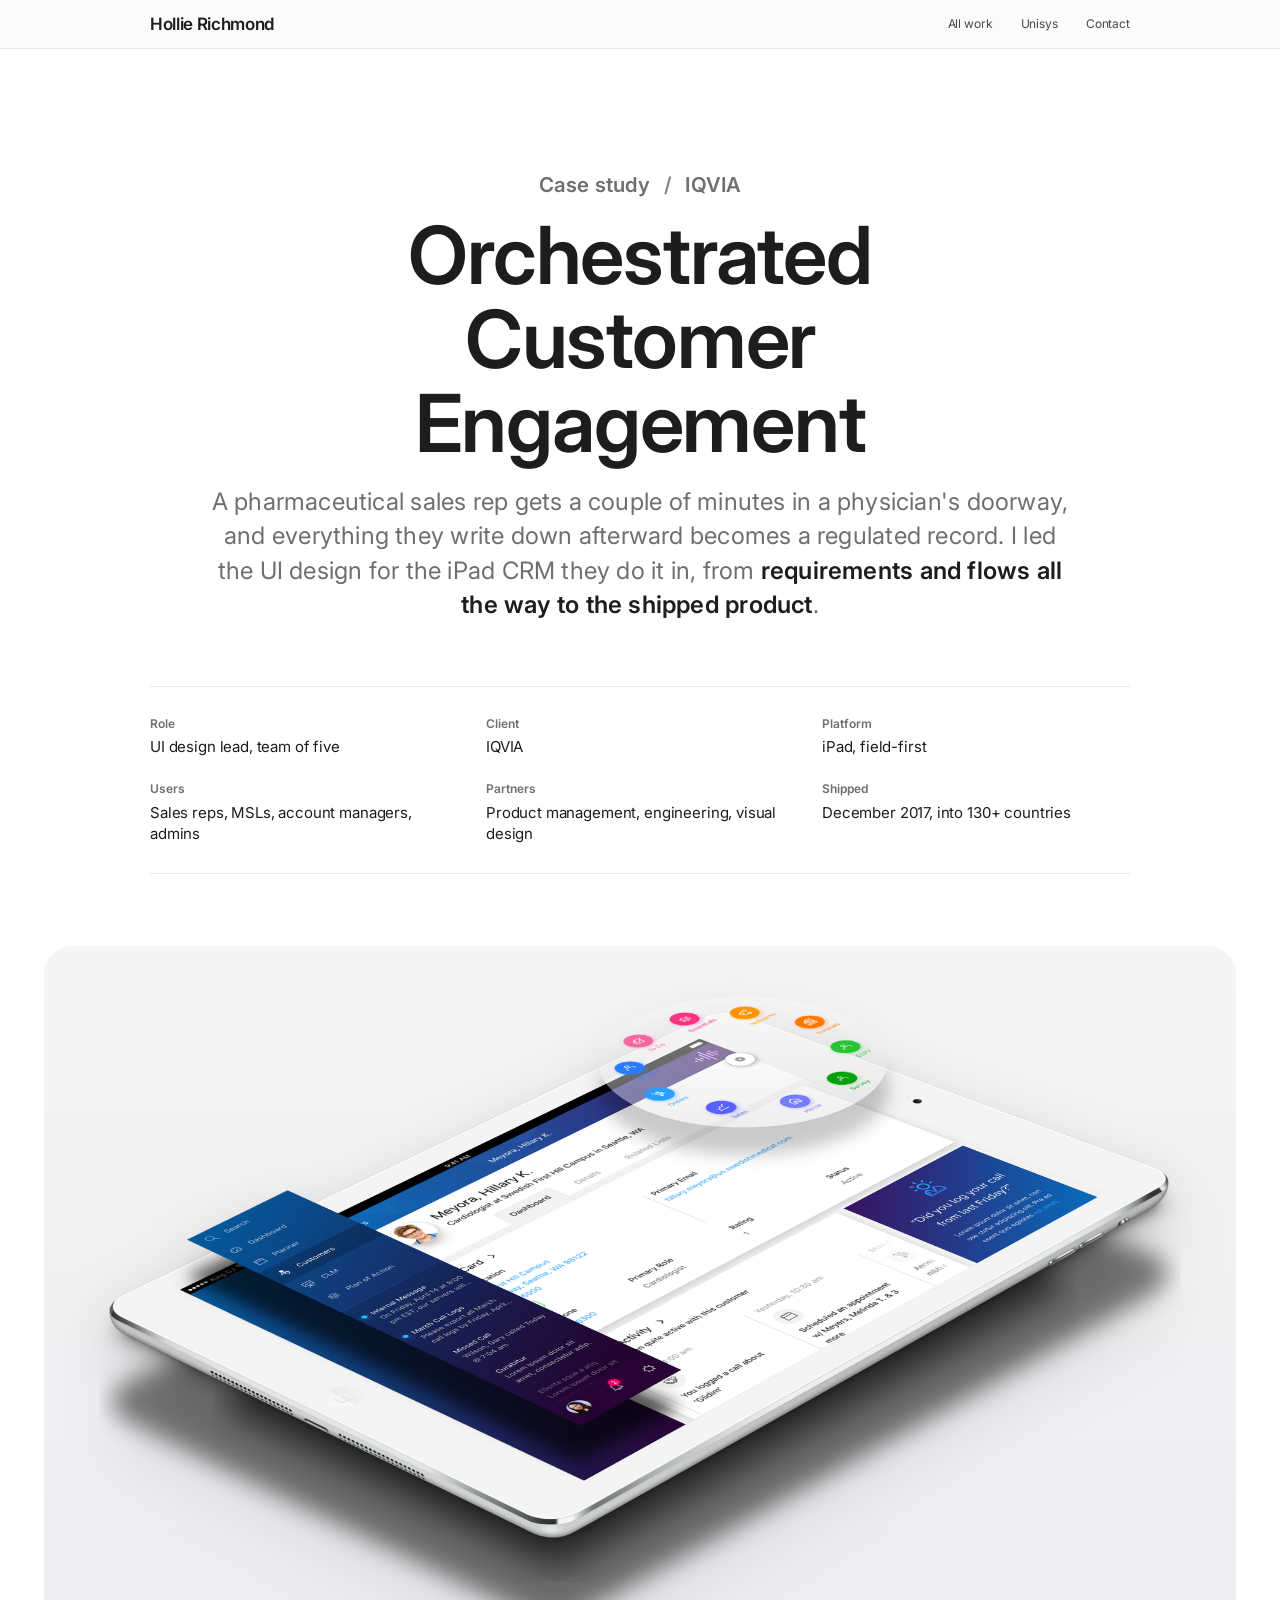
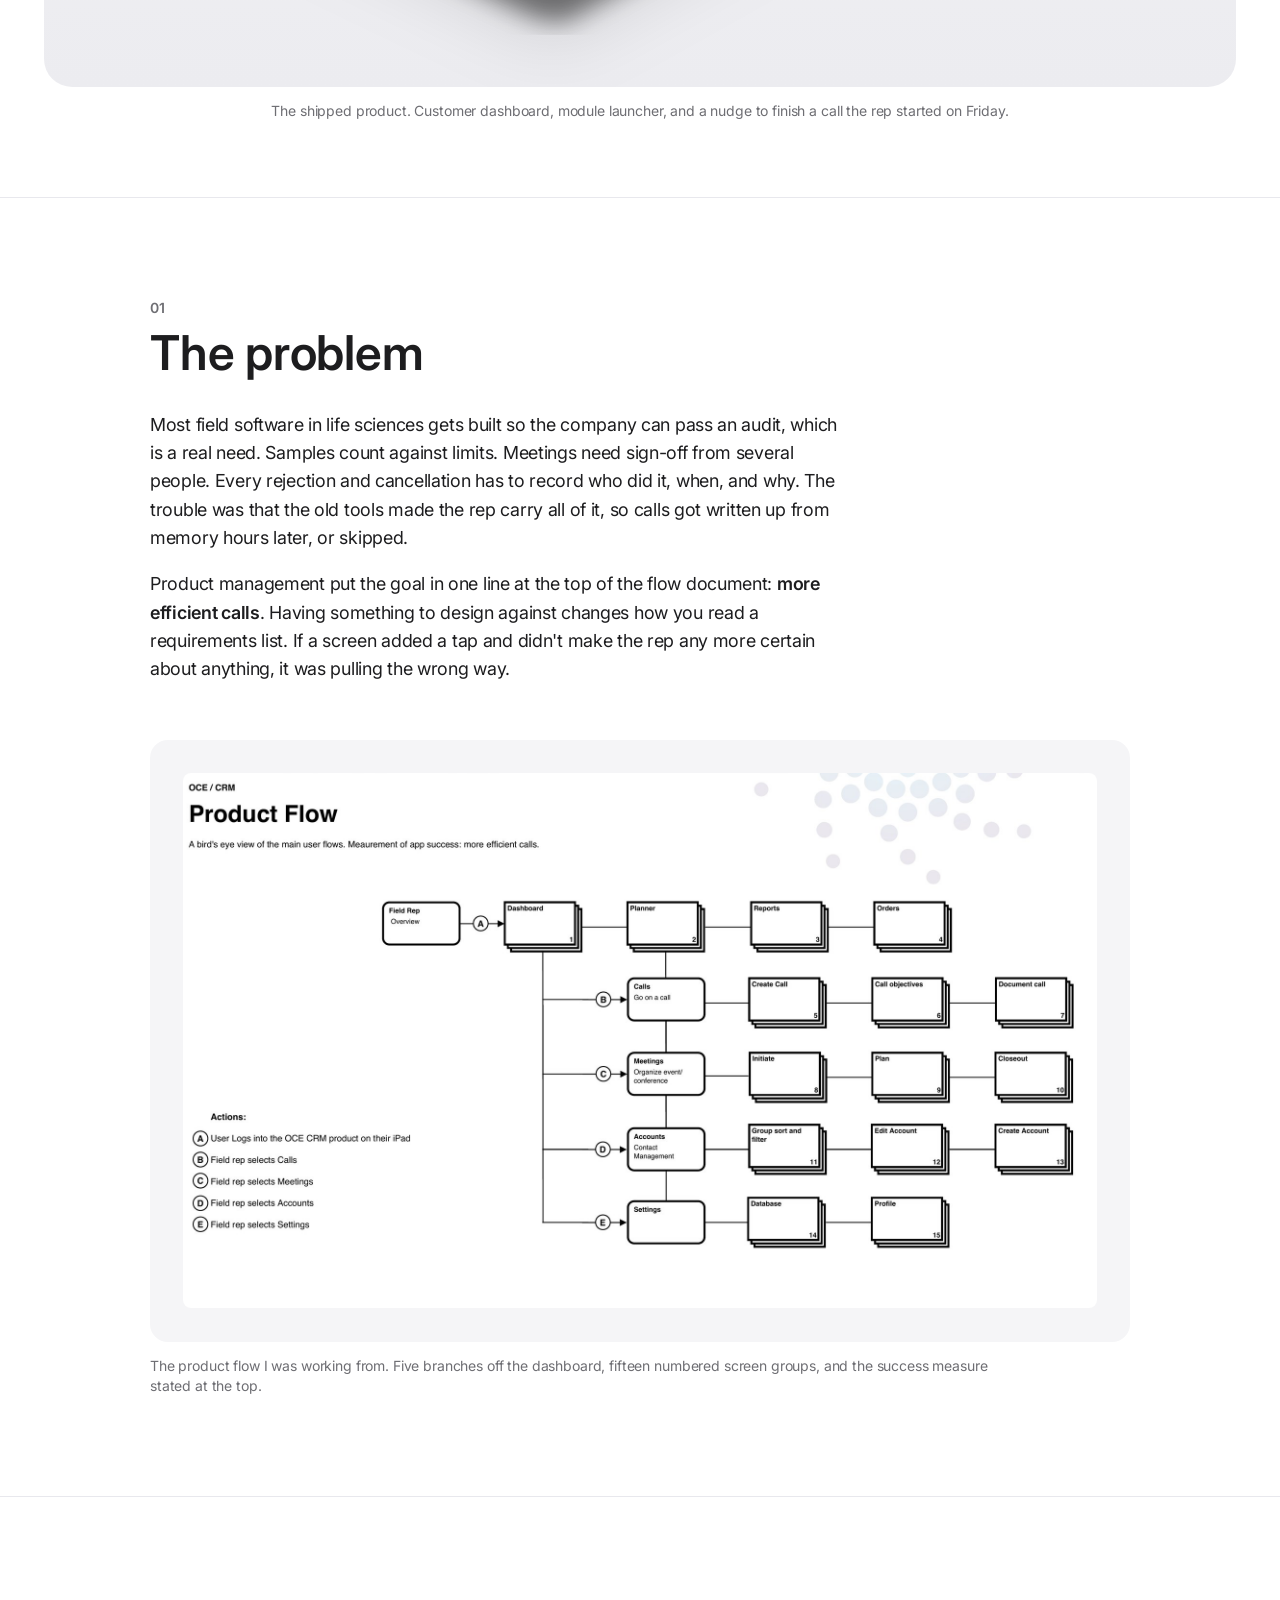
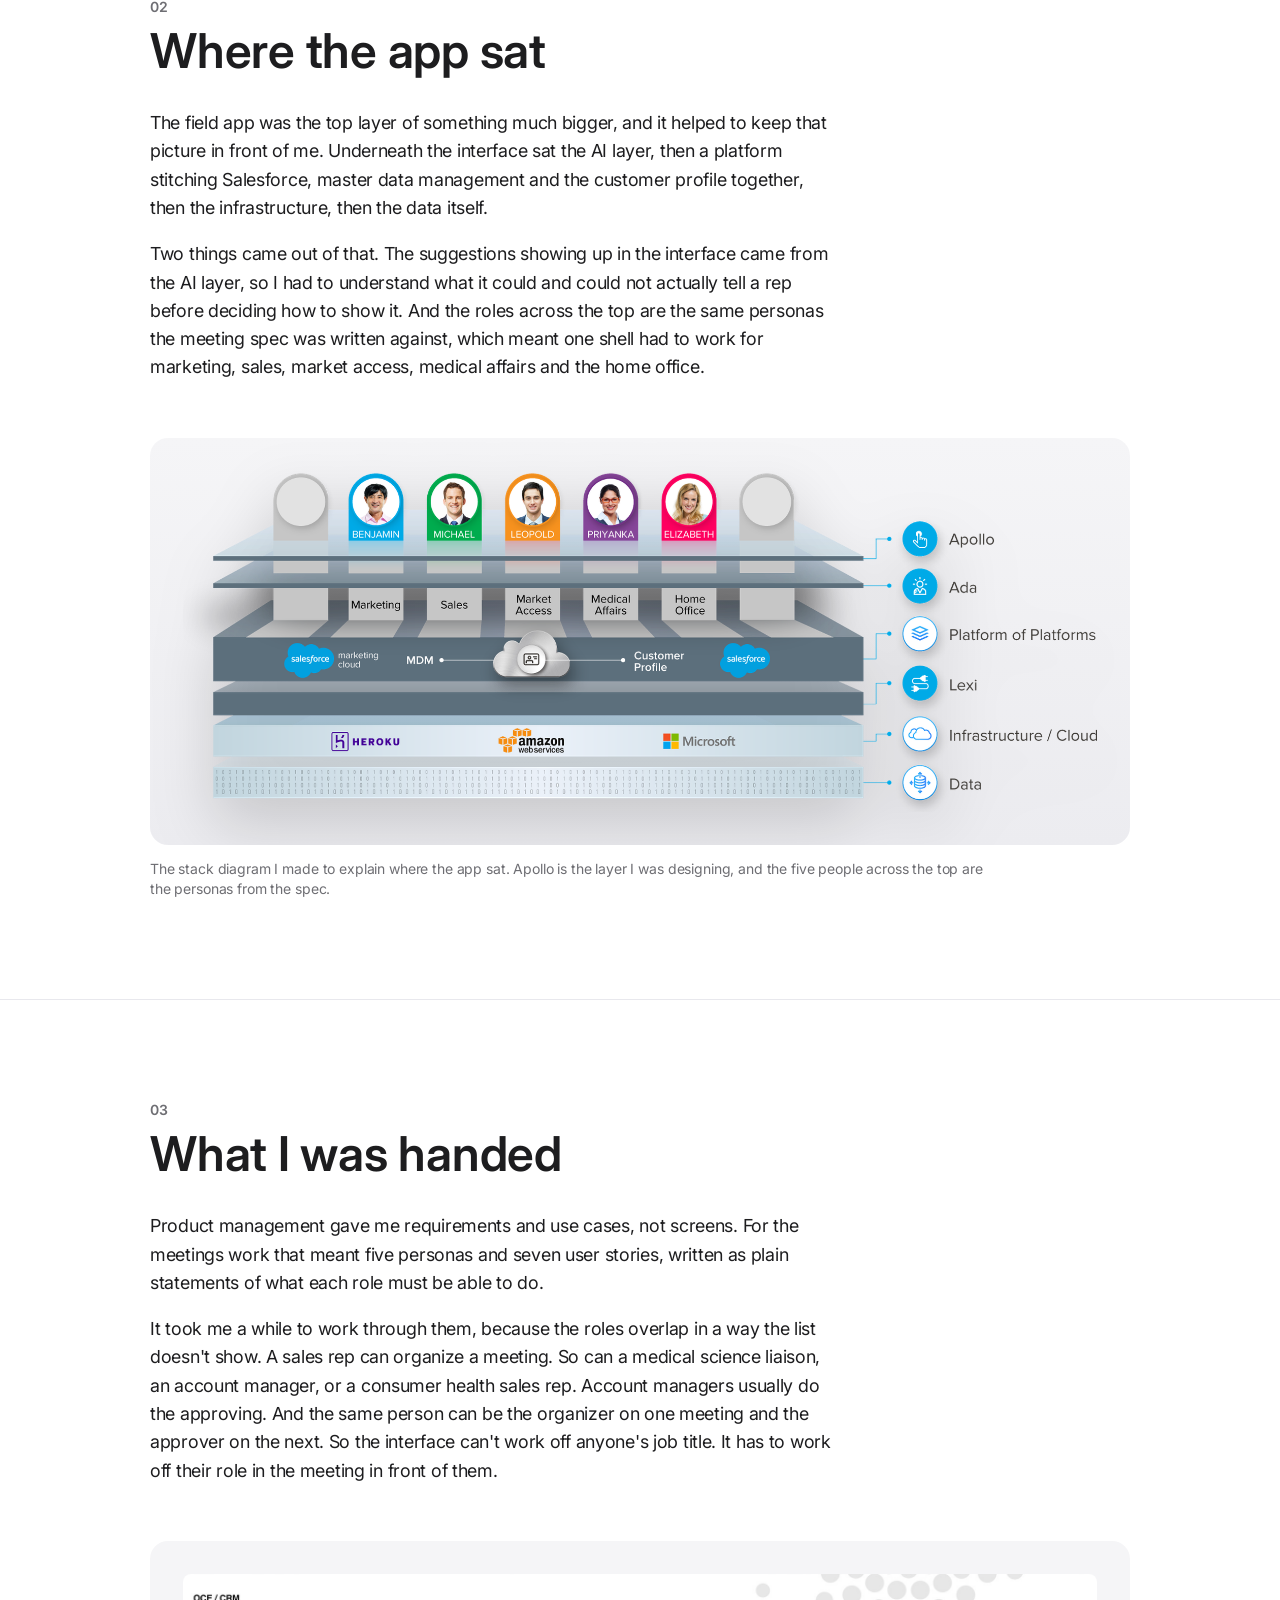
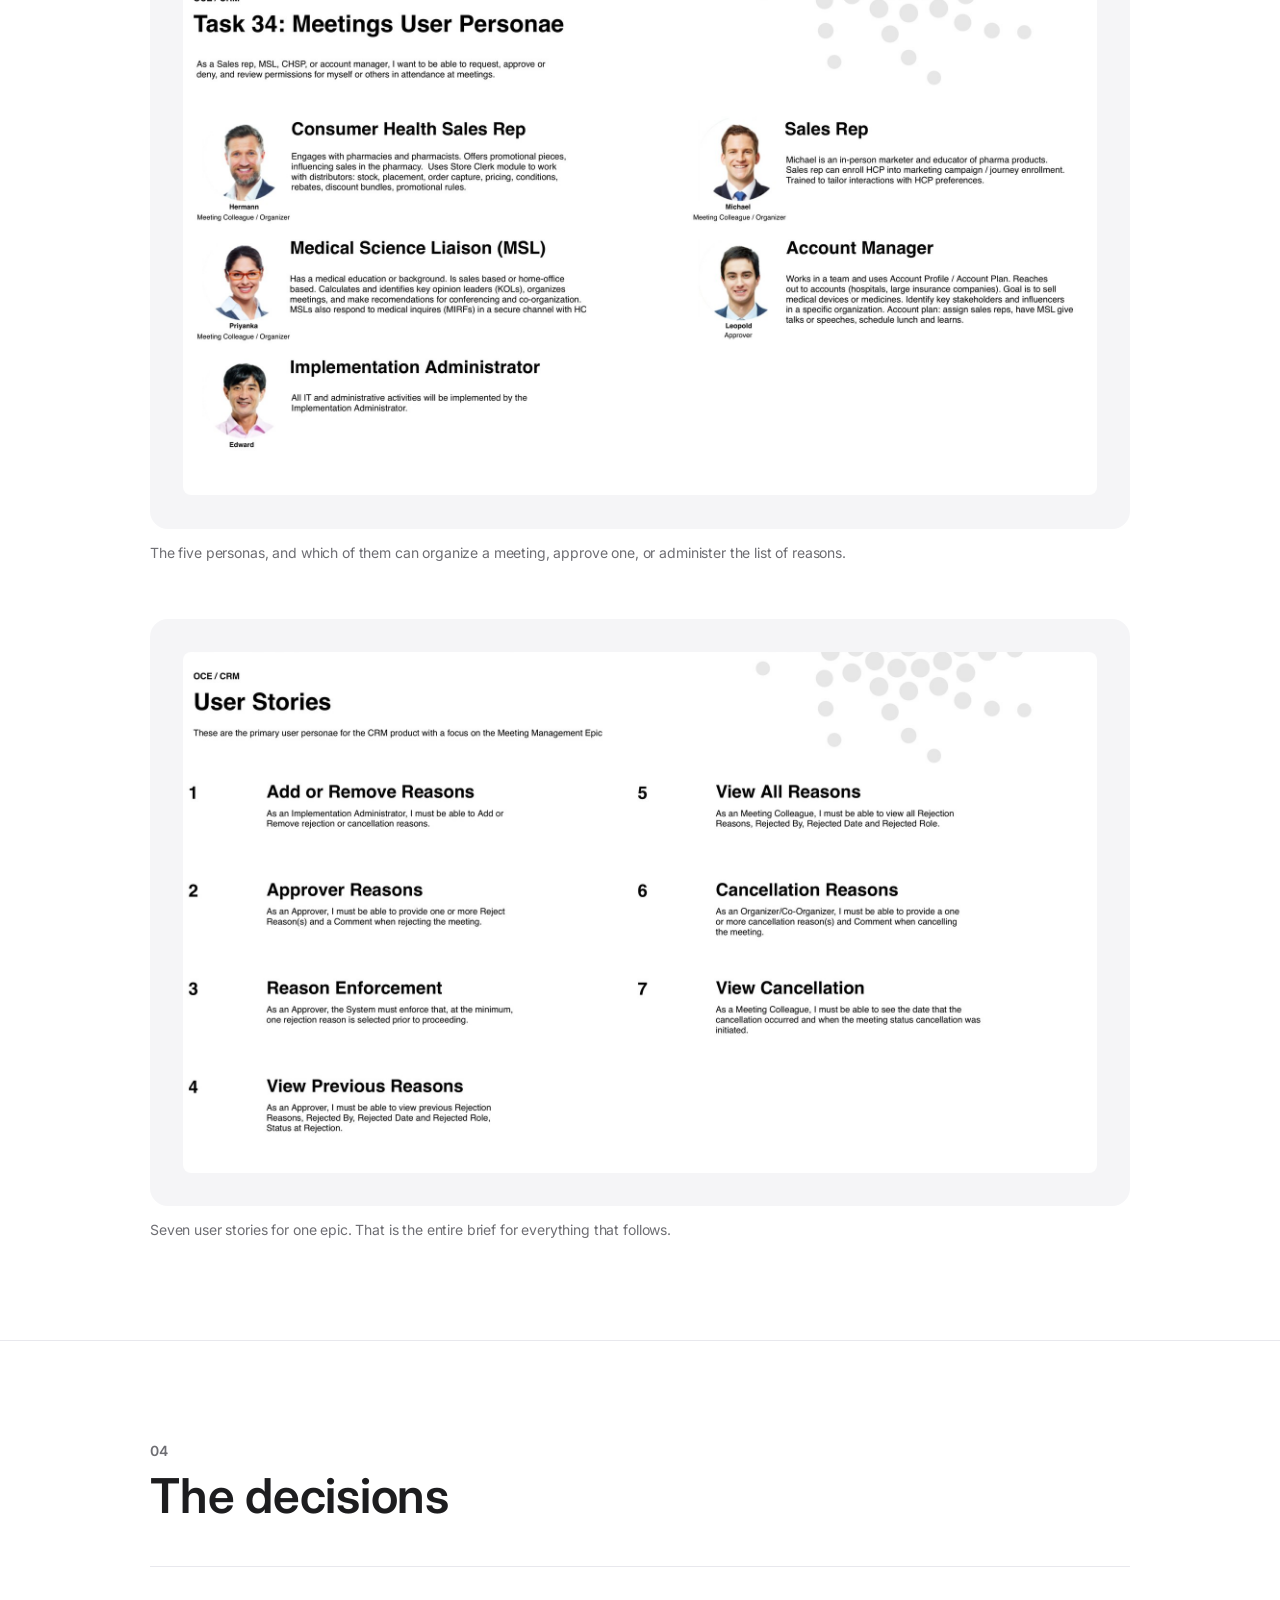
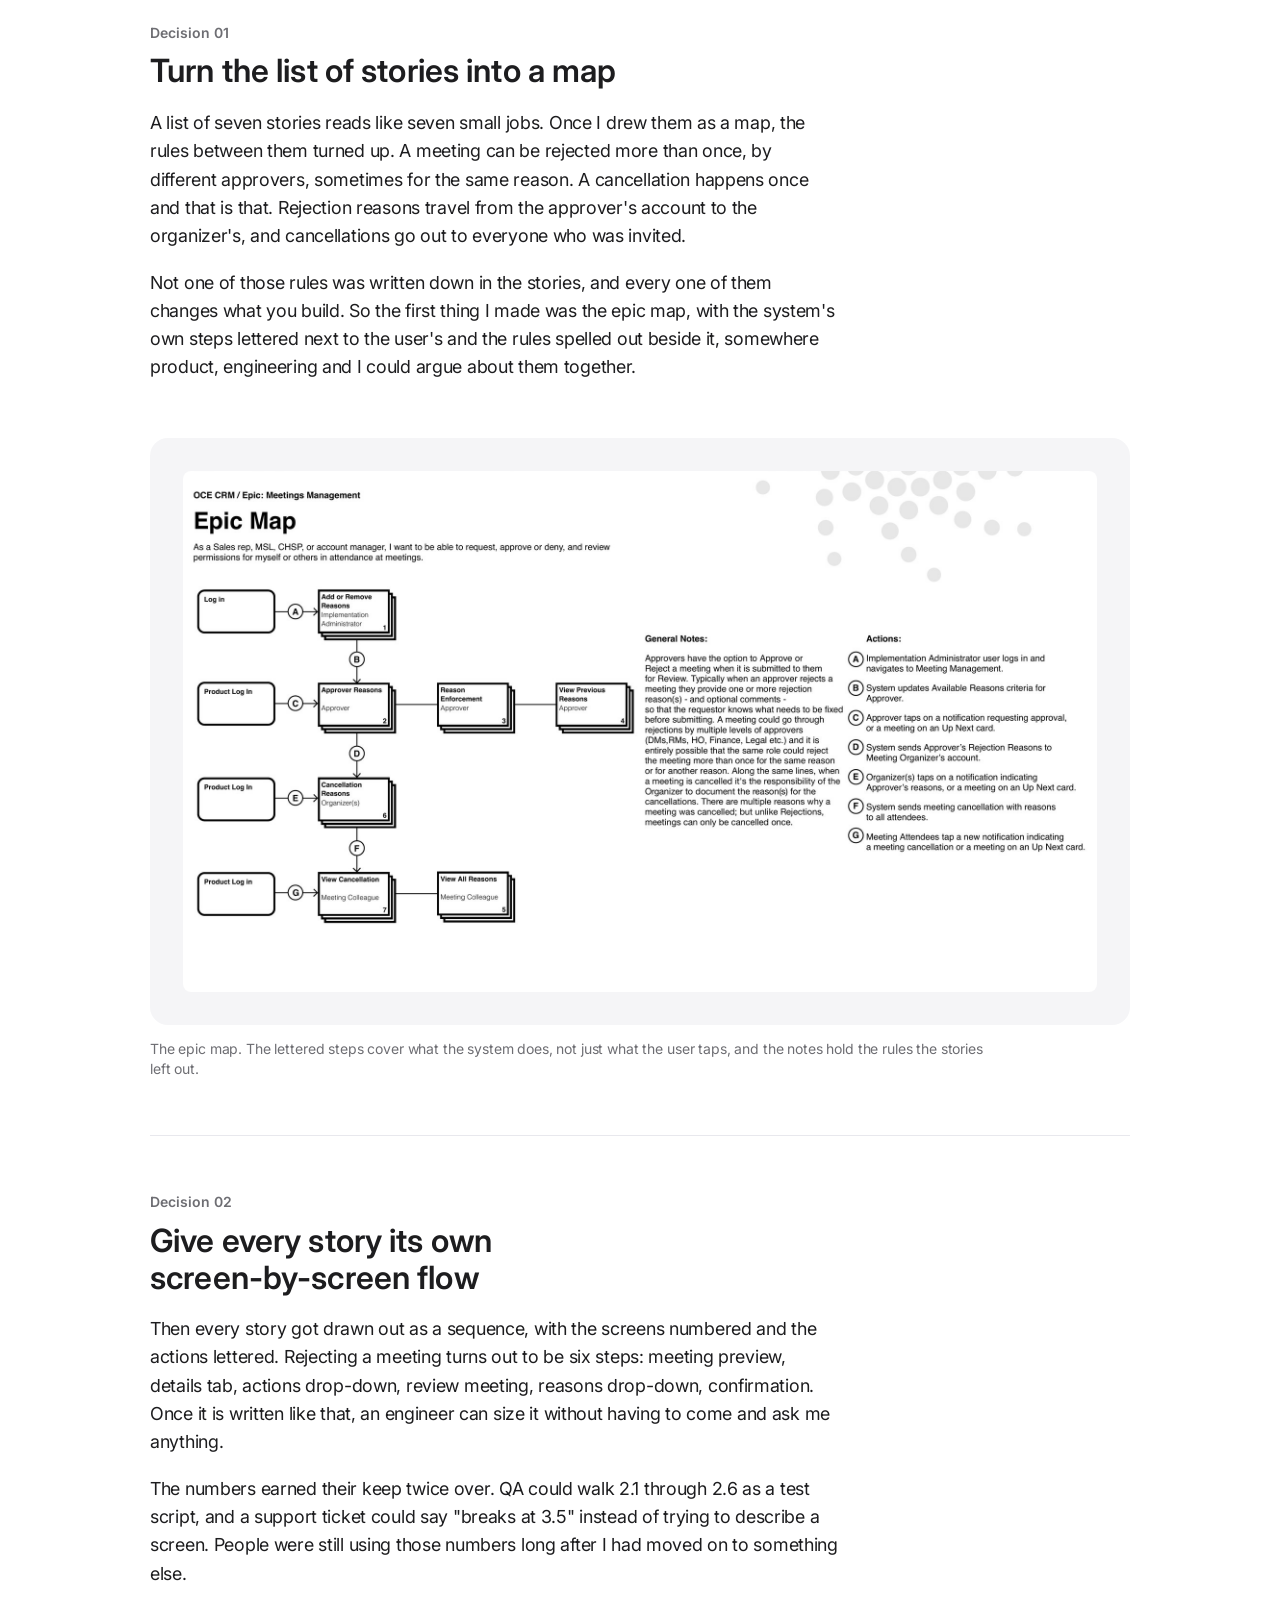
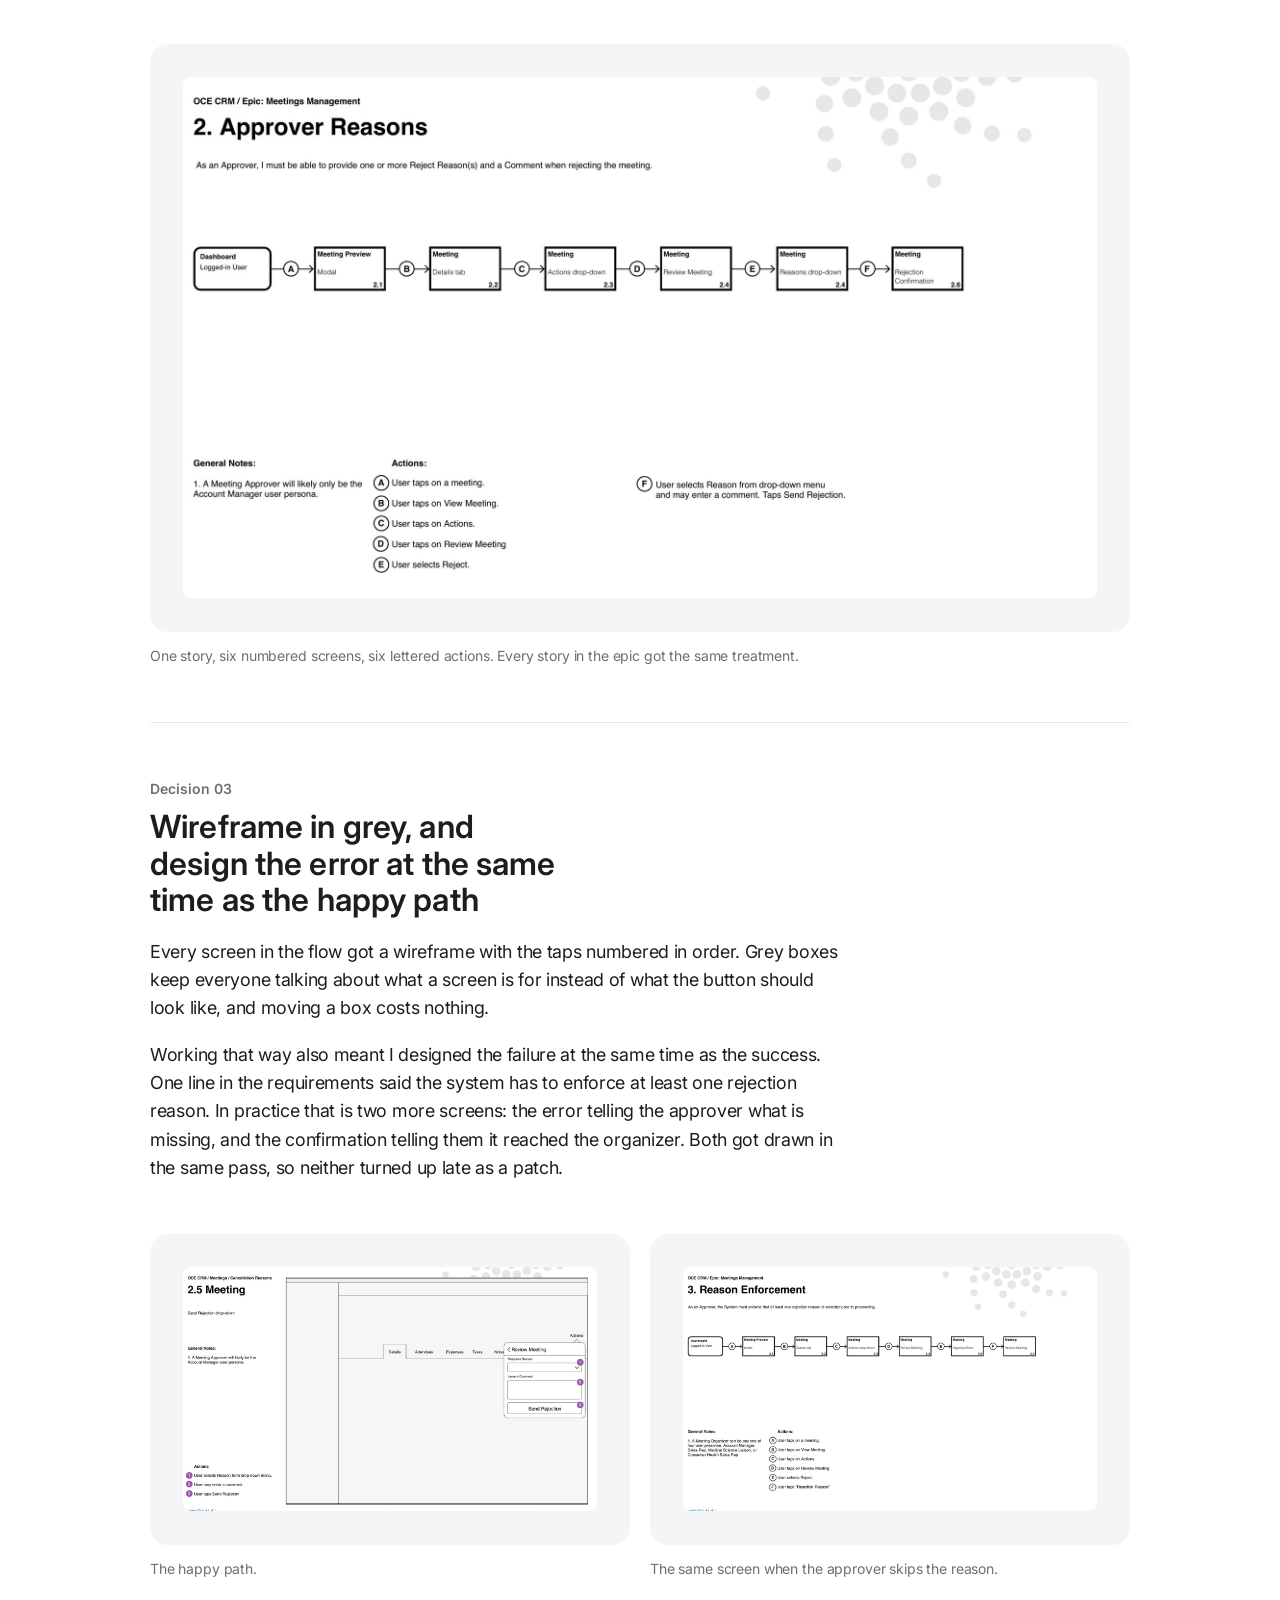
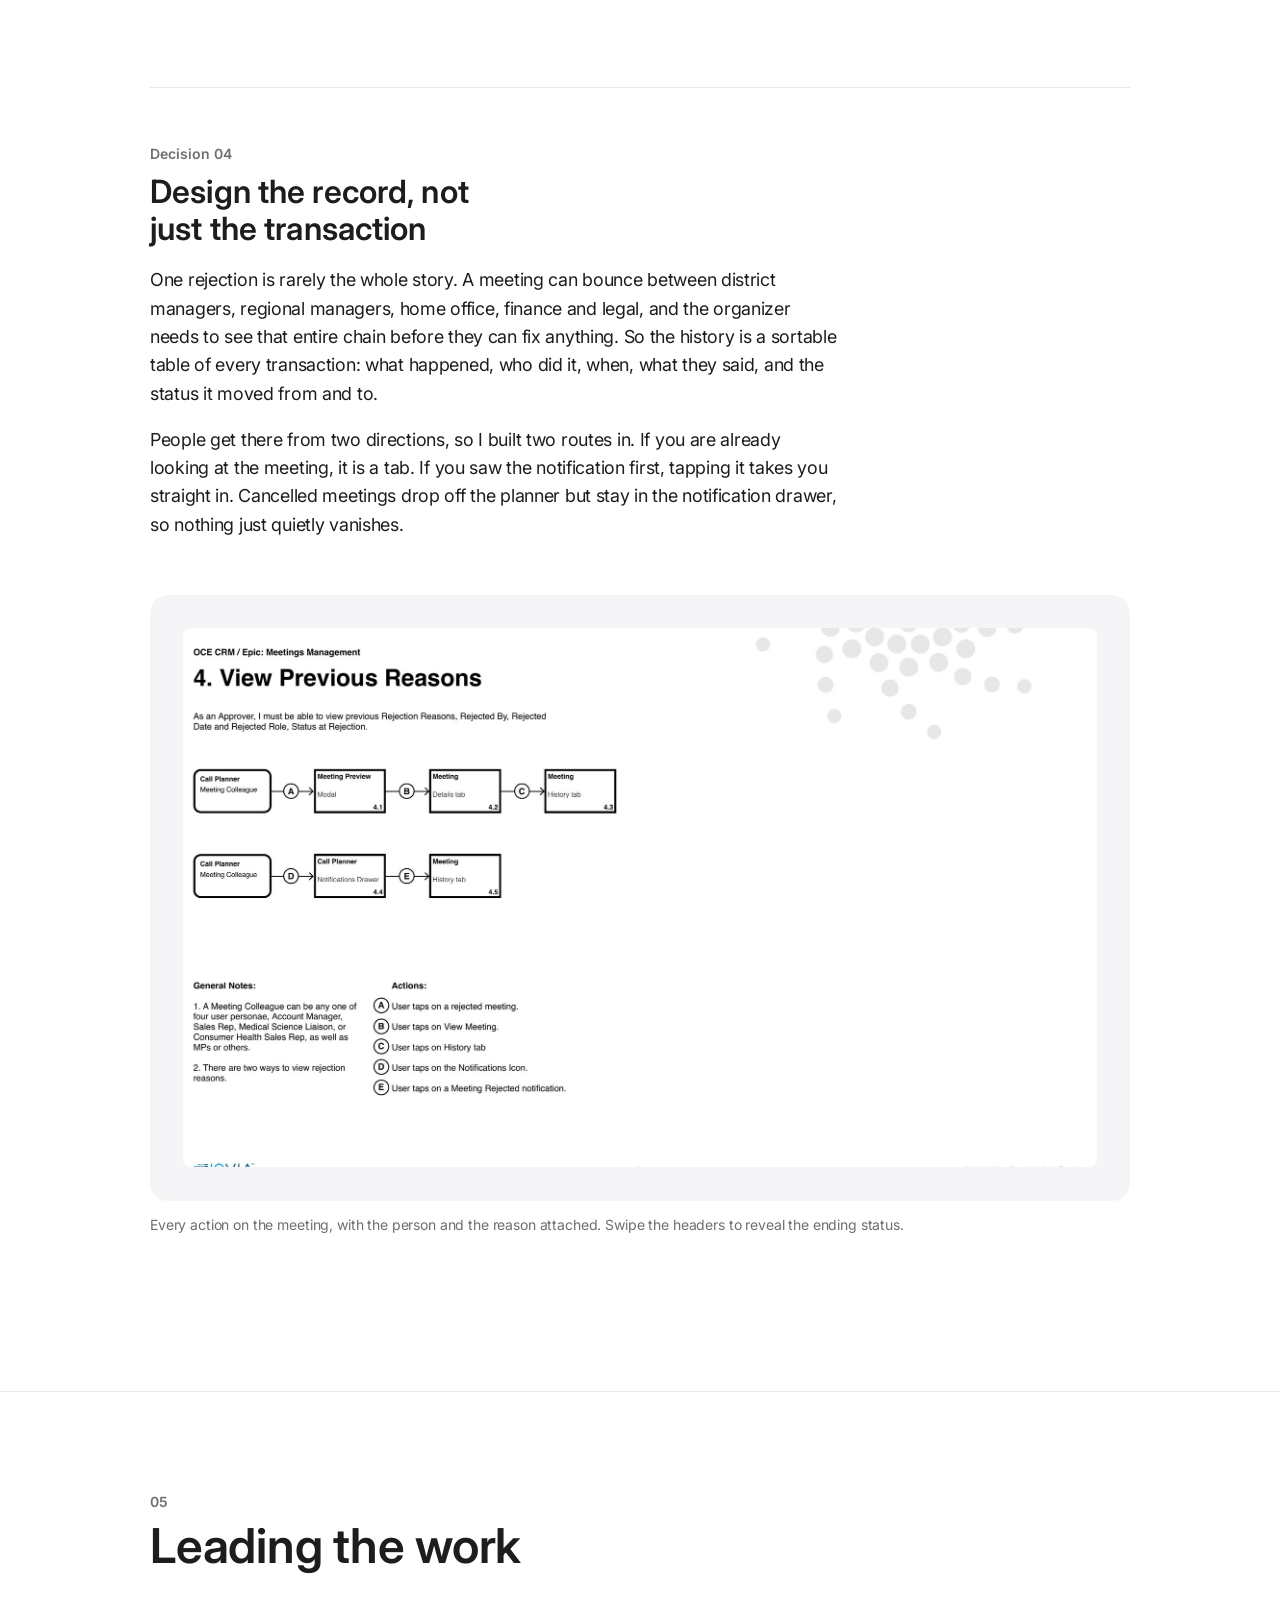
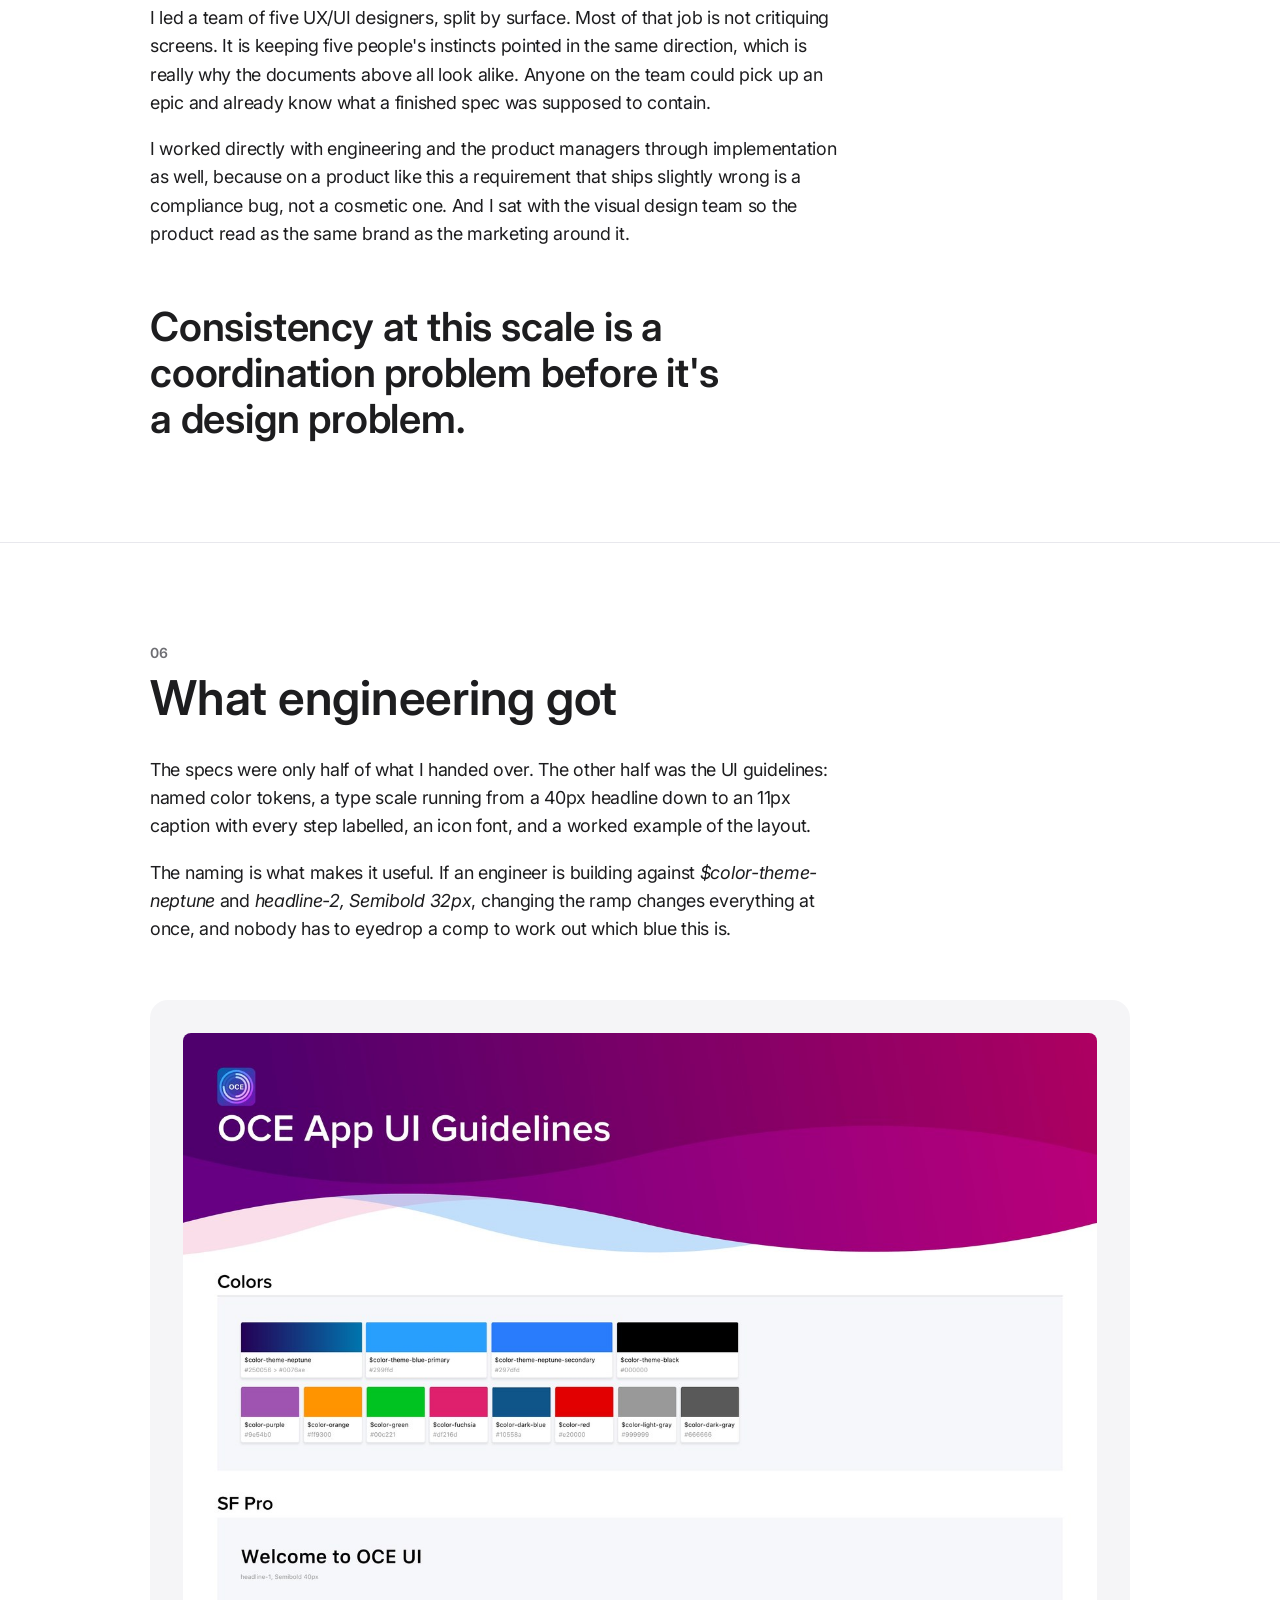
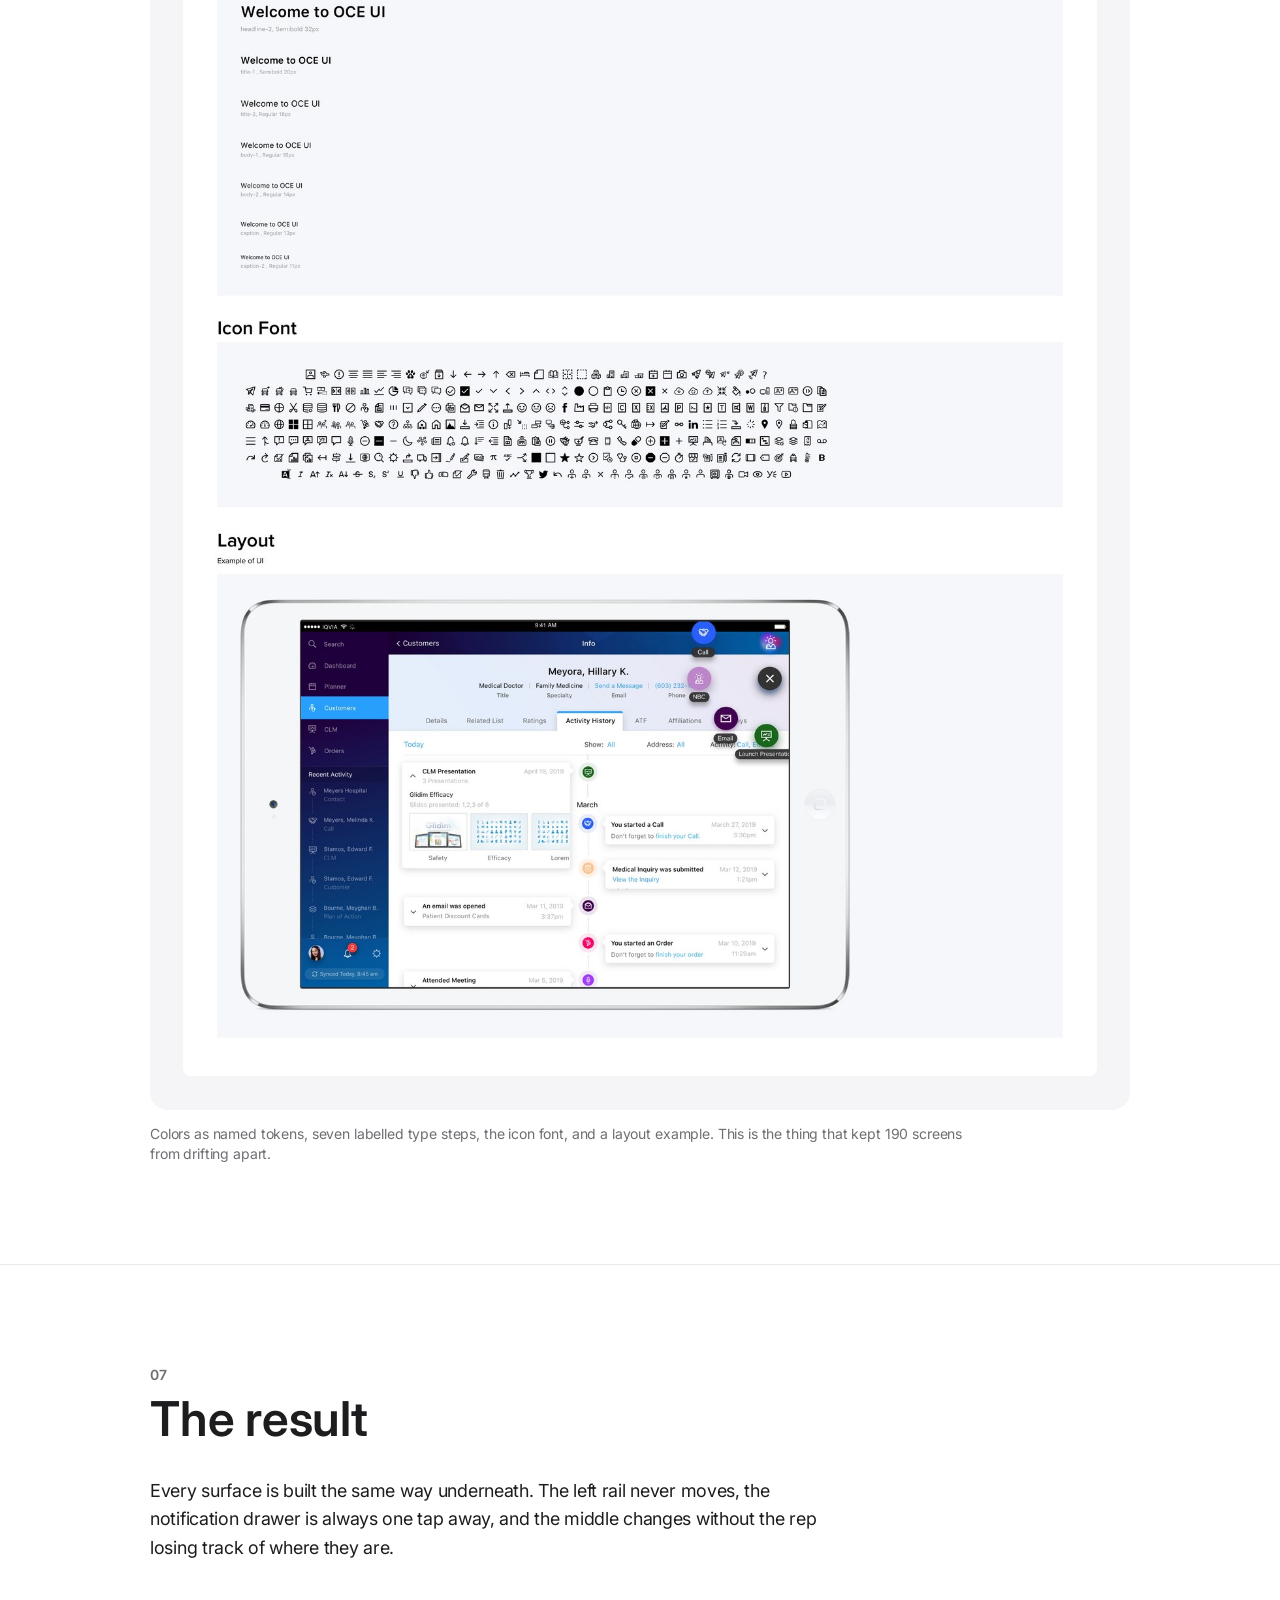
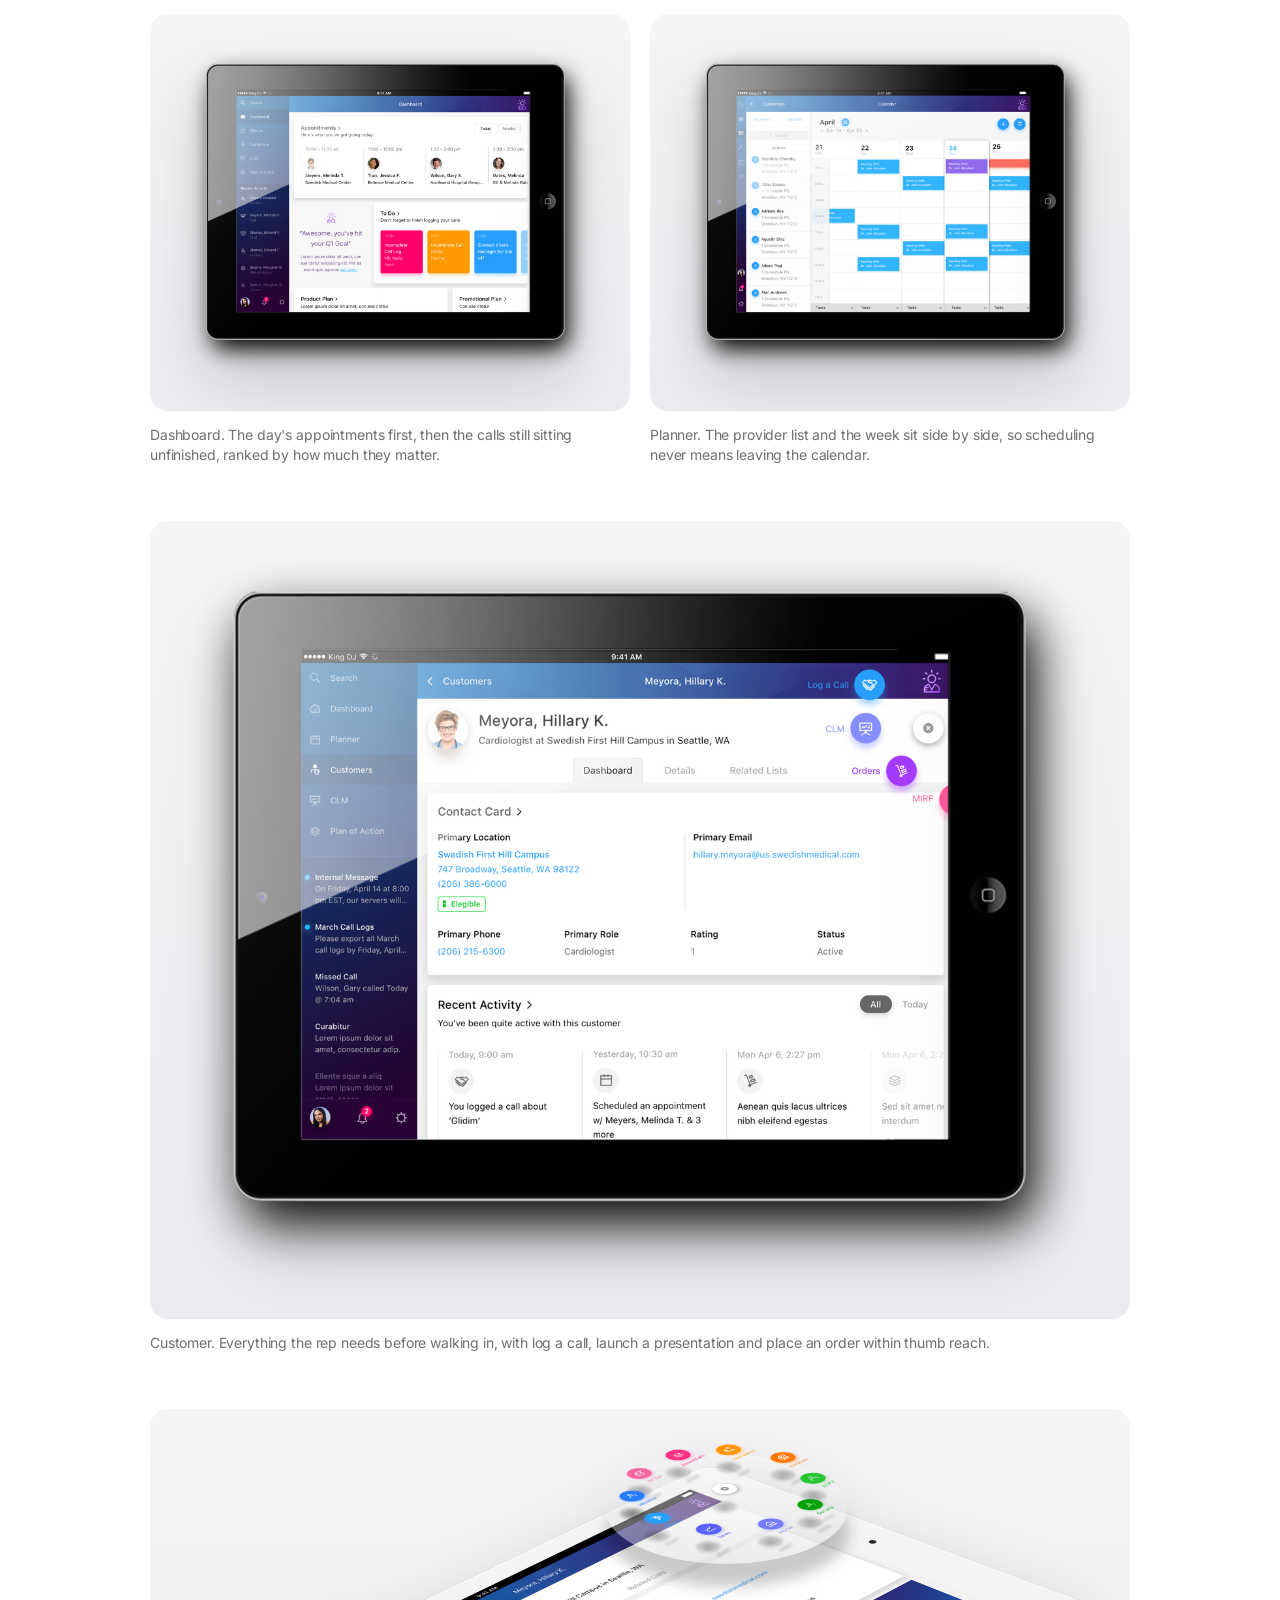
<file: oce.html>
<!doctype html>
<html lang="en">
<head>
<meta charset="utf-8">
<meta name="viewport" content="width=device-width,initial-scale=1,viewport-fit=cover">
<title>Orchestrated Customer Engagement · Case study · Hollie Richmond</title>
<meta name="description" content="Case study: designing the iPad product UI for IQVIA's Orchestrated Customer Engagement, a regulated field tool for pharmaceutical sales teams.">
<link rel="icon" href="favicon.svg" type="image/svg+xml">
<meta name="theme-color" content="#ffffff">
<link rel="canonical" href="https://hollierichmond.com/oce.html">
<link rel="preconnect" href="https://fonts.googleapis.com">
<link rel="preconnect" href="https://fonts.gstatic.com" crossorigin>
<link rel="stylesheet" href="https://fonts.googleapis.com/css2?family=Inter:wght@400;500;600;700&display=swap">
<link rel="stylesheet" href="light.css?v=1">
</head>
<body>
<script>document.documentElement.classList.add('js');</script>

<header class="bar">
  <div class="wrap bar-in">
    <a class="sig" href="index.html">Hollie Richmond</a>
    <nav>
      <a href="index.html#work">All work</a>
      <a class="opt" href="unisys.html">Unisys</a>
      <a href="index.html#contact">Contact</a>
    </nav>
  </div>
</header>

<main>

  <section class="hero">
    <div class="wrap hero-in">
      <p class="eyebrow">Case study <span class="sep">/</span> IQVIA</p>
      <h1>Orchestrated Customer Engagement</h1>
      <p class="dek">A pharmaceutical sales rep gets a couple of minutes in a physician's doorway, and everything they write down afterward becomes a regulated record. I led the UI design for the iPad CRM they do it in, from <strong>requirements and flows all the way to the shipped product</strong>.</p>

      <dl class="facts">
        <div class="fact"><dt>Role</dt><dd>UI design lead, team of five</dd></div>
        <div class="fact"><dt>Client</dt><dd>IQVIA</dd></div>
        <div class="fact"><dt>Platform</dt><dd>iPad, field-first</dd></div>
        <div class="fact"><dt>Users</dt><dd>Sales reps, MSLs, account managers, admins</dd></div>
        <div class="fact"><dt>Partners</dt><dd>Product management, engineering, visual design</dd></div>
        <div class="fact"><dt>Shipped</dt><dd>December 2017, into 130+ countries</dd></div>
      </dl>

      <div class="lead-plate" data-rise>
        <div class="plate trans">
          <img src="img/oce/oce-result-launcher.png" alt="The shipped OCE iPad app shown at an angle: a customer dashboard for a cardiologist with contact card, recent activity and a prompt asking whether the rep logged a call from last Friday, with the radial module launcher open above it." width="1800" height="1054" fetchpriority="high" decoding="async">
        </div>
        <p class="plate-cap">The shipped product. Customer dashboard, module launcher, and a nudge to finish a call the rep started on Friday.</p>
      </div>
    </div>
  </section>

  <section>
    <div class="wrap">
      <div class="grid">
        <div class="sec-head"><span class="sec-n">01</span><h2>The problem</h2></div>
        <div>
          <div class="col">
            <p>Most field software in life sciences gets built so the company can pass an audit, which is a real need. Samples count against limits. Meetings need sign-off from several people. Every rejection and cancellation has to record who did it, when, and why. The trouble was that the old tools made the rep carry all of it, so calls got written up from memory hours later, or skipped.</p>
            <p>Product management put the goal in one line at the top of the flow document: <strong>more efficient calls</strong>. Having something to design against changes how you read a requirements list. If a screen added a tap and didn't make the rep any more certain about anything, it was pulling the wrong way.</p>
          </div>

          <figure class="fig" data-rise>
            <div class="plate"><img src="img/oce/oce-productflow.jpg" alt="The OCE CRM product flow for a field rep: log in to a dashboard, then branch into planner, reports and orders, or into calls, meetings, accounts and settings, each opening into a numbered sequence of screens." width="1900" height="1114" loading="lazy" decoding="async"></div>
            <figcaption class="figcap">The product flow I was working from. Five branches off the dashboard, fifteen numbered screen groups, and the success measure stated at the top.</figcaption>
          </figure>
        </div>
      </div>
    </div>
  </section>

  <section>
    <div class="wrap">
      <div class="grid">
        <div class="sec-head"><span class="sec-n">02</span><h2>Where the app sat</h2></div>
        <div>
          <div class="col">
            <p>The field app was the top layer of something much bigger, and it helped to keep that picture in front of me. Underneath the interface sat the AI layer, then a platform stitching Salesforce, master data management and the customer profile together, then the infrastructure, then the data itself.</p>
            <p>Two things came out of that. The suggestions showing up in the interface came from the AI layer, so I had to understand what it could and could not actually tell a rep before deciding how to show it. And the roles across the top are the same personas the meeting spec was written against, which meant one shell had to work for marketing, sales, market access, medical affairs and the home office.</p>
          </div>

          <figure class="fig">
            <div class="plate trans"><img src="img/oce/oce-stack.png" alt="A layered diagram of the platform: at the top, five named personas for marketing, sales, market access, medical affairs and the home office sitting on the Apollo interface layer; then the Ada AI layer; then a platform layer joining Salesforce Marketing Cloud, master data management, the customer profile and Salesforce; then Lexi; then infrastructure on Heroku, Amazon Web Services and Microsoft; and data at the base." width="1800" height="671" loading="lazy" decoding="async"></div>
            <figcaption class="figcap">The stack diagram I made to explain where the app sat. Apollo is the layer I was designing, and the five people across the top are the personas from the spec.</figcaption>
          </figure>
        </div>
      </div>
    </div>
  </section>

  <section>
    <div class="wrap">
      <div class="grid">
        <div class="sec-head"><span class="sec-n">03</span><h2>What I was handed</h2></div>
        <div>
          <div class="col">
            <p>Product management gave me requirements and use cases, not screens. For the meetings work that meant five personas and seven user stories, written as plain statements of what each role must be able to do.</p>
            <p>It took me a while to work through them, because the roles overlap in a way the list doesn't show. A sales rep can organize a meeting. So can a medical science liaison, an account manager, or a consumer health sales rep. Account managers usually do the approving. And the same person can be the organizer on one meeting and the approver on the next. So the interface can't work off anyone's job title. It has to work off their role in the meeting in front of them.</p>
          </div>

          <figure class="fig">
            <div class="plate"><img src="img/oce/oce-personas.jpg" alt="Five user personas for the meetings work: consumer health sales rep, sales rep, medical science liaison, account manager and implementation administrator, each with a description of what they do and whether they organize or approve meetings." width="1900" height="1084" loading="lazy" decoding="async"></div>
            <figcaption class="figcap">The five personas, and which of them can organize a meeting, approve one, or administer the list of reasons.</figcaption>
          </figure>

          <figure class="fig">
            <div class="plate"><img src="img/oce/oce-stories.jpg" alt="Seven user stories covering adding and removing reasons, approver reasons, reason enforcement, viewing previous reasons, viewing all reasons, cancellation reasons and viewing a cancellation." width="1900" height="1084" loading="lazy" decoding="async"></div>
            <figcaption class="figcap">Seven user stories for one epic. That is the entire brief for everything that follows.</figcaption>
          </figure>
        </div>
      </div>
    </div>
  </section>

  <section>
    <div class="wrap">
      <div class="sec-head" style="margin-bottom:clamp(26px,4vw,44px)"><span class="sec-n">04</span><h2>The decisions</h2></div>

      <div class="dec" data-rise>
        <div class="sec-head"><span class="sec-n">Decision 01</span></div>
        <div>
          <h3>Turn the list of stories into a map</h3>
          <div class="col">
            <p>A list of seven stories reads like seven small jobs. Once I drew them as a map, the rules between them turned up. A meeting can be rejected more than once, by different approvers, sometimes for the same reason. A cancellation happens once and that is that. Rejection reasons travel from the approver's account to the organizer's, and cancellations go out to everyone who was invited.</p>
            <p>Not one of those rules was written down in the stories, and every one of them changes what you build. So the first thing I made was the epic map, with the system's own steps lettered next to the user's and the rules spelled out beside it, somewhere product, engineering and I could argue about them together.</p>
          </div>

          <figure class="fig">
            <div class="plate"><img src="img/oce/oce-epicmap.jpg" alt="The epic map: four entry points leading into add or remove reasons, approver reasons, reason enforcement, view previous reasons, cancellation reasons, view cancellation and view all reasons, with seven lettered system actions and a block of general notes explaining the rules." width="1900" height="1084" loading="lazy" decoding="async"></div>
            <figcaption class="figcap">The epic map. The lettered steps cover what the system does, not just what the user taps, and the notes hold the rules the stories left out.</figcaption>
          </figure>
        </div>
      </div>

      <div class="dec" data-rise>
        <div class="sec-head"><span class="sec-n">Decision 02</span></div>
        <div>
          <h3>Give every story its own screen-by-screen flow</h3>
          <div class="col">
            <p>Then every story got drawn out as a sequence, with the screens numbered and the actions lettered. Rejecting a meeting turns out to be six steps: meeting preview, details tab, actions drop-down, review meeting, reasons drop-down, confirmation. Once it is written like that, an engineer can size it without having to come and ask me anything.</p>
            <p>The numbers earned their keep twice over. QA could walk 2.1 through 2.6 as a test script, and a support ticket could say "breaks at 3.5" instead of trying to describe a screen. People were still using those numbers long after I had moved on to something else.</p>
          </div>

          <figure class="fig">
            <div class="plate"><img src="img/oce/oce-storyflow.jpg" alt="The flow for the approver reasons story: dashboard, meeting preview modal, details tab, actions drop-down, review meeting, reasons drop-down and rejection confirmation, numbered 2.1 through 2.6, with six lettered user actions listed underneath." width="1900" height="1084" loading="lazy" decoding="async"></div>
            <figcaption class="figcap">One story, six numbered screens, six lettered actions. Every story in the epic got the same treatment.</figcaption>
          </figure>
        </div>
      </div>

      <div class="dec" data-rise>
        <div class="sec-head"><span class="sec-n">Decision 03</span></div>
        <div>
          <h3>Wireframe in grey, and design the error at the same time as the happy path</h3>
          <div class="col">
            <p>Every screen in the flow got a wireframe with the taps numbered in order. Grey boxes keep everyone talking about what a screen is for instead of what the button should look like, and moving a box costs nothing.</p>
            <p>Working that way also meant I designed the failure at the same time as the success. One line in the requirements said the system has to enforce at least one rejection reason. In practice that is two more screens: the error telling the approver what is missing, and the confirmation telling them it reached the organizer. Both got drawn in the same pass, so neither turned up late as a patch.</p>
          </div>

          <div class="duo">
            <figure>
              <div class="plate"><img src="img/oce/oce-wire-reject.jpg" alt="Wireframe of the send rejection drop-down: a rejection reason picker, a comment field and a send rejection button, with three numbered actions listed beside it." width="1400" height="826" loading="lazy" decoding="async"></div>
              <figcaption class="figcap">The happy path.</figcaption>
            </figure>
            <figure>
              <div class="plate"><img src="img/oce/oce-wire-error.jpg" alt="Wireframe of the same screen in its error state, with a toast reading you must provide a reason for rejecting this meeting, and three numbered actions covering dismissing it, choosing a reason and sending." width="1400" height="826" loading="lazy" decoding="async"></div>
              <figcaption class="figcap">The same screen when the approver skips the reason.</figcaption>
            </figure>
          </div>
        </div>
      </div>

      <div class="dec" data-rise>
        <div class="sec-head"><span class="sec-n">Decision 04</span></div>
        <div>
          <h3>Design the record, not just the transaction</h3>
          <div class="col">
            <p>One rejection is rarely the whole story. A meeting can bounce between district managers, regional managers, home office, finance and legal, and the organizer needs to see that entire chain before they can fix anything. So the history is a sortable table of every transaction: what happened, who did it, when, what they said, and the status it moved from and to.</p>
            <p>People get there from two directions, so I built two routes in. If you are already looking at the meeting, it is a tab. If you saw the notification first, tapping it takes you straight in. Cancelled meetings drop off the planner but stay in the notification drawer, so nothing just quietly vanishes.</p>
          </div>

          <figure class="fig">
            <div class="plate"><img src="img/oce/oce-wire-history.jpg" alt="Wireframe of the meeting history tab: an all transactions table with sortable columns for action, action by, action date, comment and starting status, showing a cancellation and two rejections with their reasons." width="1900" height="1121" loading="lazy" decoding="async"></div>
            <figcaption class="figcap">Every action on the meeting, with the person and the reason attached. Swipe the headers to reveal the ending status.</figcaption>
          </figure>
        </div>
      </div>
    </div>
  </section>

  <section>
    <div class="wrap">
      <div class="grid">
        <div class="sec-head"><span class="sec-n">05</span><h2>Leading the work</h2></div>
        <div>
          <div class="col">
            <p>I led a team of five UX/UI designers, split by surface. Most of that job is not critiquing screens. It is keeping five people's instincts pointed in the same direction, which is really why the documents above all look alike. Anyone on the team could pick up an epic and already know what a finished spec was supposed to contain.</p>
            <p>I worked directly with engineering and the product managers through implementation as well, because on a product like this a requirement that ships slightly wrong is a compliance bug, not a cosmetic one. And I sat with the visual design team so the product read as the same brand as the marketing around it.</p>
          </div>

          <p class="pull">Consistency at this scale is a coordination problem before it's a design problem.</p>
        </div>
      </div>
    </div>
  </section>

  <section>
    <div class="wrap">
      <div class="grid">
        <div class="sec-head"><span class="sec-n">06</span><h2>What engineering got</h2></div>
        <div>
          <div class="col">
            <p>The specs were only half of what I handed over. The other half was the UI guidelines: named color tokens, a type scale running from a 40px headline down to an 11px caption with every step labelled, an icon font, and a worked example of the layout.</p>
            <p>The naming is what makes it useful. If an engineer is building against <em>$color-theme-neptune</em> and <em>headline-2, Semibold 32px</em>, changing the ramp changes everything at once, and nobody has to eyedrop a comp to work out which blue this is.</p>
          </div>

          <figure class="fig">
            <div class="plate"><img src="img/oce/oce-uiguidelines.jpg" alt="The OCE app UI guidelines: a named color palette with hex values, an SF Pro type scale running from headline-1 at 40px down to caption-2 at 11px with each step labelled, an icon font sheet, and a layout example on an iPad." width="1400" height="2519" loading="lazy" decoding="async"></div>
            <figcaption class="figcap">Colors as named tokens, seven labelled type steps, the icon font, and a layout example. This is the thing that kept 190 screens from drifting apart.</figcaption>
          </figure>
        </div>
      </div>
    </div>
  </section>

  <section>
    <div class="wrap">
      <div class="grid">
        <div class="sec-head"><span class="sec-n">07</span><h2>The result</h2></div>
        <div>
          <div class="col">
            <p>Every surface is built the same way underneath. The left rail never moves, the notification drawer is always one tap away, and the middle changes without the rep losing track of where they are.</p>
          </div>

          <div class="duo">
            <figure>
              <div class="plate trans"><img src="img/oce/oce-result-dashboard.png" alt="The shipped dashboard on iPad: today's four appointments with photos and locations, a to-do card of incomplete call logs colour coded by priority, a goal message, and product and promotional plan cards, beside a recent activity rail." width="1400" height="1120" loading="lazy" decoding="async"></div>
              <figcaption class="figcap">Dashboard. The day's appointments first, then the calls still sitting unfinished, ranked by how much they matter.</figcaption>
            </figure>
            <figure>
              <div class="plate trans"><img src="img/oce/oce-result-calendar.png" alt="The shipped calendar on iPad: a filterable list of healthcare providers on the left beside a five day week grid of scheduled meetings, with a collapsible tasks row pinned under each day." width="1400" height="1120" loading="lazy" decoding="async"></div>
              <figcaption class="figcap">Planner. The provider list and the week sit side by side, so scheduling never means leaving the calendar.</figcaption>
            </figure>
          </div>

          <figure class="fig">
            <div class="plate trans"><img src="img/oce/oce-result-customer.png" alt="The shipped customer dashboard on iPad: a cardiologist's contact card with location, email, phone, role, rating and status, above a recent activity timeline, with floating actions for logging a call, launching a presentation and placing an order." width="1400" height="1120" loading="lazy" decoding="async"></div>
            <figcaption class="figcap">Customer. Everything the rep needs before walking in, with log a call, launch a presentation and place an order within thumb reach.</figcaption>
          </figure>

          <figure class="fig">
            <div class="plate trans"><img src="img/oce/oce-result-recommend.png" alt="The shipped customer dashboard shown at an angle with the module launcher open, and a recommendation panel advising the rep to inform the medical science liaison on the account about an inquiry received today." width="1800" height="1028" loading="lazy" decoding="async"></div>
            <figcaption class="figcap">The recommendation panel. It says why it is suggesting something and it closes, because reps quit reading advice they cannot question.</figcaption>
          </figure>
        </div>
      </div>
    </div>
  </section>

  <section>
    <div class="wrap">
      <div class="grid">
        <div class="sec-head"><span class="sec-n">08</span><h2>How it landed</h2></div>
        <div>
          <div class="col">
            <p>OCE launched on 12 December 2017. Within twelve months more than thirty life sciences companies had picked it up, Novo Nordisk and Roche among them, and it was running in 115 countries. By 2024 it served close to 400 enterprise customers across more than 130.</p>
          </div>

          <div class="tally">
            <div><span class="num">2017</span><span class="lab">Launched</span></div>
            <div><span class="num">30+</span><span class="lab">Companies, year one</span></div>
            <div><span class="num">~400</span><span class="lab">Enterprise customers</span></div>
            <div><span class="num">130+</span><span class="lab">Countries</span></div>
          </div>

          <div class="col" style="margin-top:clamp(28px,4vw,44px)">
            <p>That reach is the reason for working this way. Approval chains, reason lists and enforcement rules do not match up between Japan, Germany and the United States. Because each of them was written as a rule hanging off a shared pattern instead of drawn as a fixed screen, a market with a different chain gets a different list and the same product.</p>
            <p>In April 2024 IQVIA licensed the OCE CRM software to Salesforce, which folded it into Salesforce Life Sciences Cloud, and committed to supporting existing OCE customers through 2029. So the work ended up outliving the product it was built for. That does not happen often.</p>
            <p>The thing I took away from it: the hard part was never getting the rules onto a screen. It was working out which ones a person should have to remember. Usually the answer was none.</p>
          </div>

          <p class="src">Launch and adoption figures from IQVIA's <a href="https://ir.iqvia.com/press-releases/press-release-details/2019/IQVIAs-Orchestrated-Customer-Engagement-OCE-Solution-Adopted-by-More-than-30-Life-Sciences-Companies-in-First-Year-of-Launch/default.aspx" target="_blank" rel="noopener">January 2019 adoption release</a> and its <a href="https://www.iqvia.com/newsroom/2024/04/iqvia-and-salesforce-expand-global-partnership-to-accelerate-the-development-of-life-sciences-cloud" target="_blank" rel="noopener">April 2024 Salesforce partnership announcement</a>. Specs, wireframes, guidelines and screens are my own project files. Product screens use fictional accounts, physicians and products.</p>
        </div>
      </div>
    </div>
  </section>

  <section class="endnote">
    <div class="wrap endnote-in">
      <p class="eyebrow">Work with me</p>
      <div data-rise>
        <a class="mail-link" href="mailto:hollie@hollierichmond.com">hollie@hollierichmond.com</a>
        <div class="elsewhere">
          <a href="index.html#work">All work</a>
          <a href="td.html">Territory Designer case study</a>
          <a href="airspace.html">Airspace case study</a>
          <a href="unisys.html">Unisys case study</a>
          <a href="resume.pdf" target="_blank" rel="noopener">Resume</a>
          <a href="https://www.linkedin.com/in/holliejrichmond" target="_blank" rel="noopener">LinkedIn</a>
          <a href="tel:+19739789680">973.978.9680</a>
        </div>
      </div>
    </div>
  </section>

  <div class="foot-wrap"><div class="wrap">
    <footer>
      <span>&#169; 2026 Hollie Richmond</span>
      <span>Designed and built in New Jersey</span>
    </footer>
  </div></div>

</main>

<script>
(function(){
  var reduce = window.matchMedia && window.matchMedia('(prefers-reduced-motion: reduce)').matches;
  var rise = Array.prototype.slice.call(document.querySelectorAll('[data-rise]'));
  if (!('IntersectionObserver' in window) || reduce) {
    rise.forEach(function(el){ el.classList.add('in'); });
    return;
  }
  var io = new IntersectionObserver(function(entries){
    entries.forEach(function(e){
      if (e.isIntersecting) { e.target.classList.add('in'); io.unobserve(e.target); }
    });
  }, { rootMargin: '0px 0px -8% 0px', threshold: 0.06 });
  rise.forEach(function(el){ io.observe(el); });
  requestAnimationFrame(function(){
    rise.forEach(function(el){
      if (el.getBoundingClientRect().top < window.innerHeight) el.classList.add('in');
    });
  });
})();
</script>

</body>
</html>
</file>
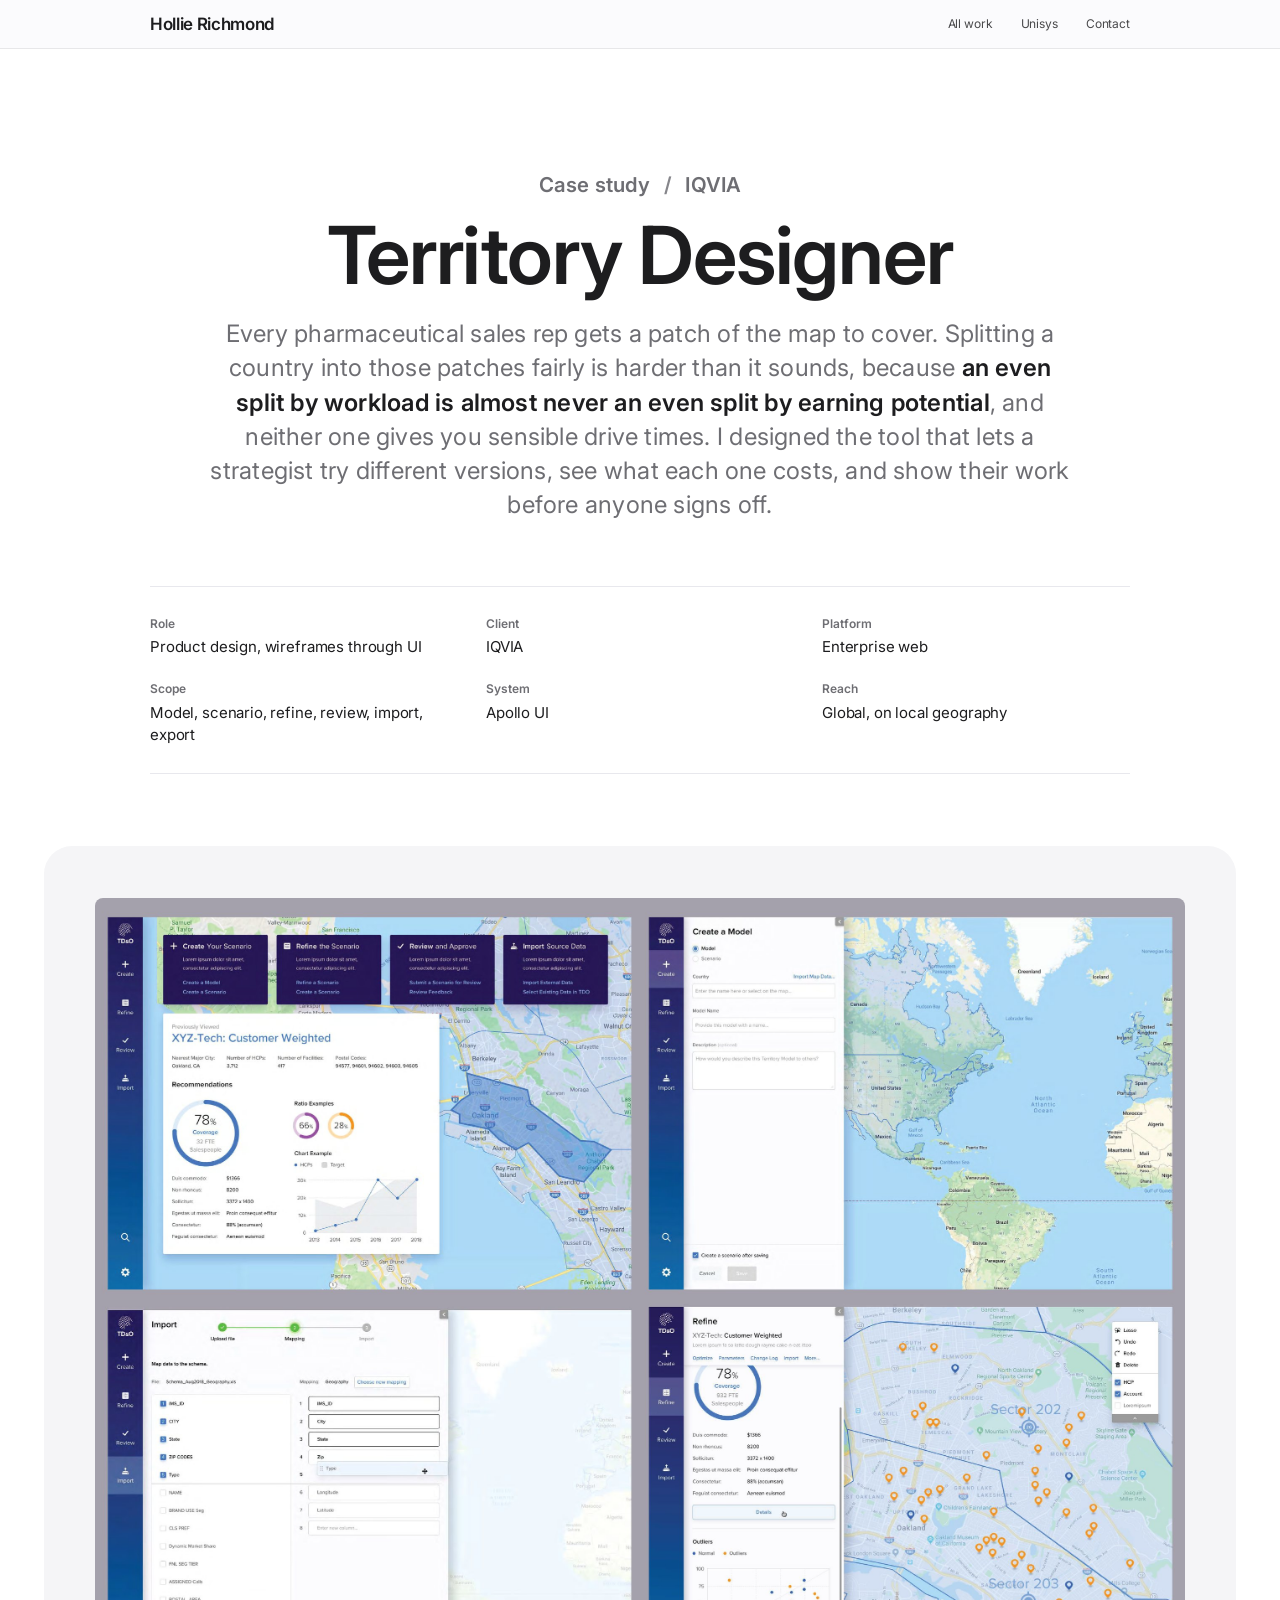
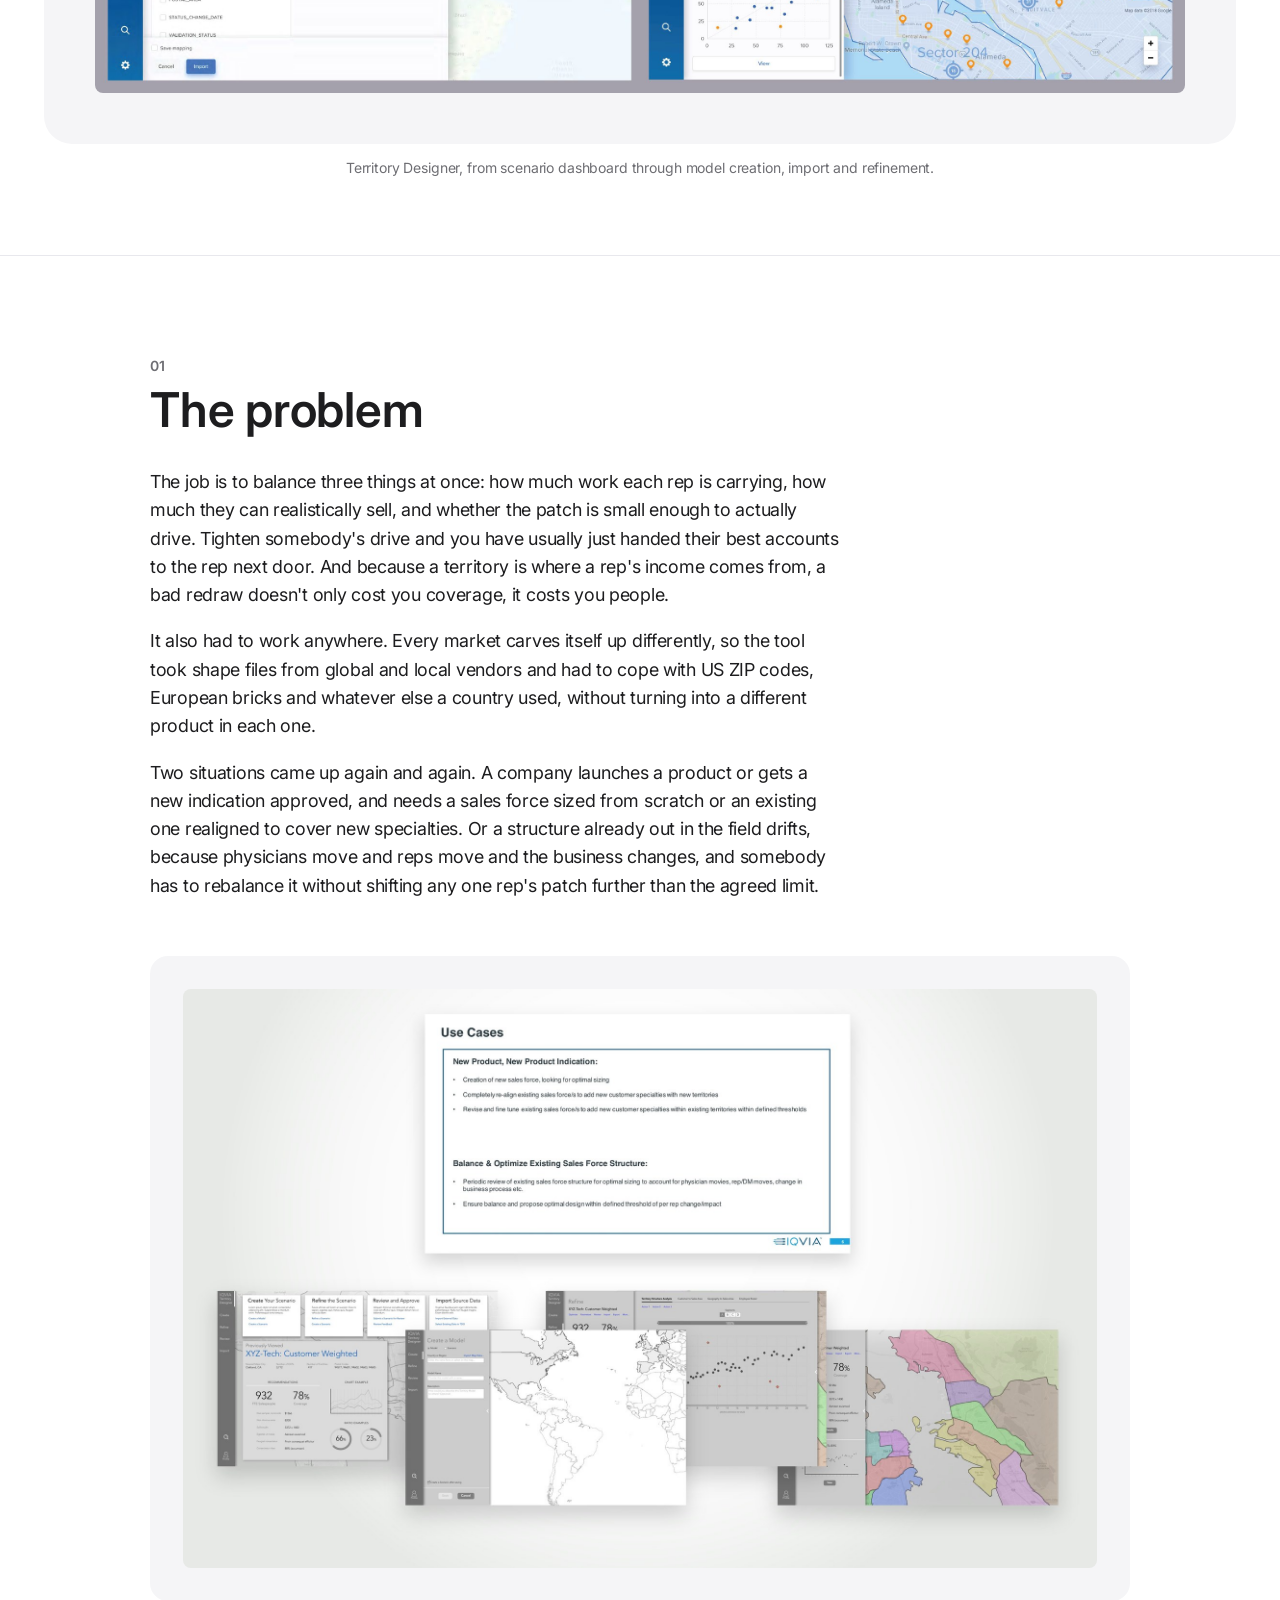
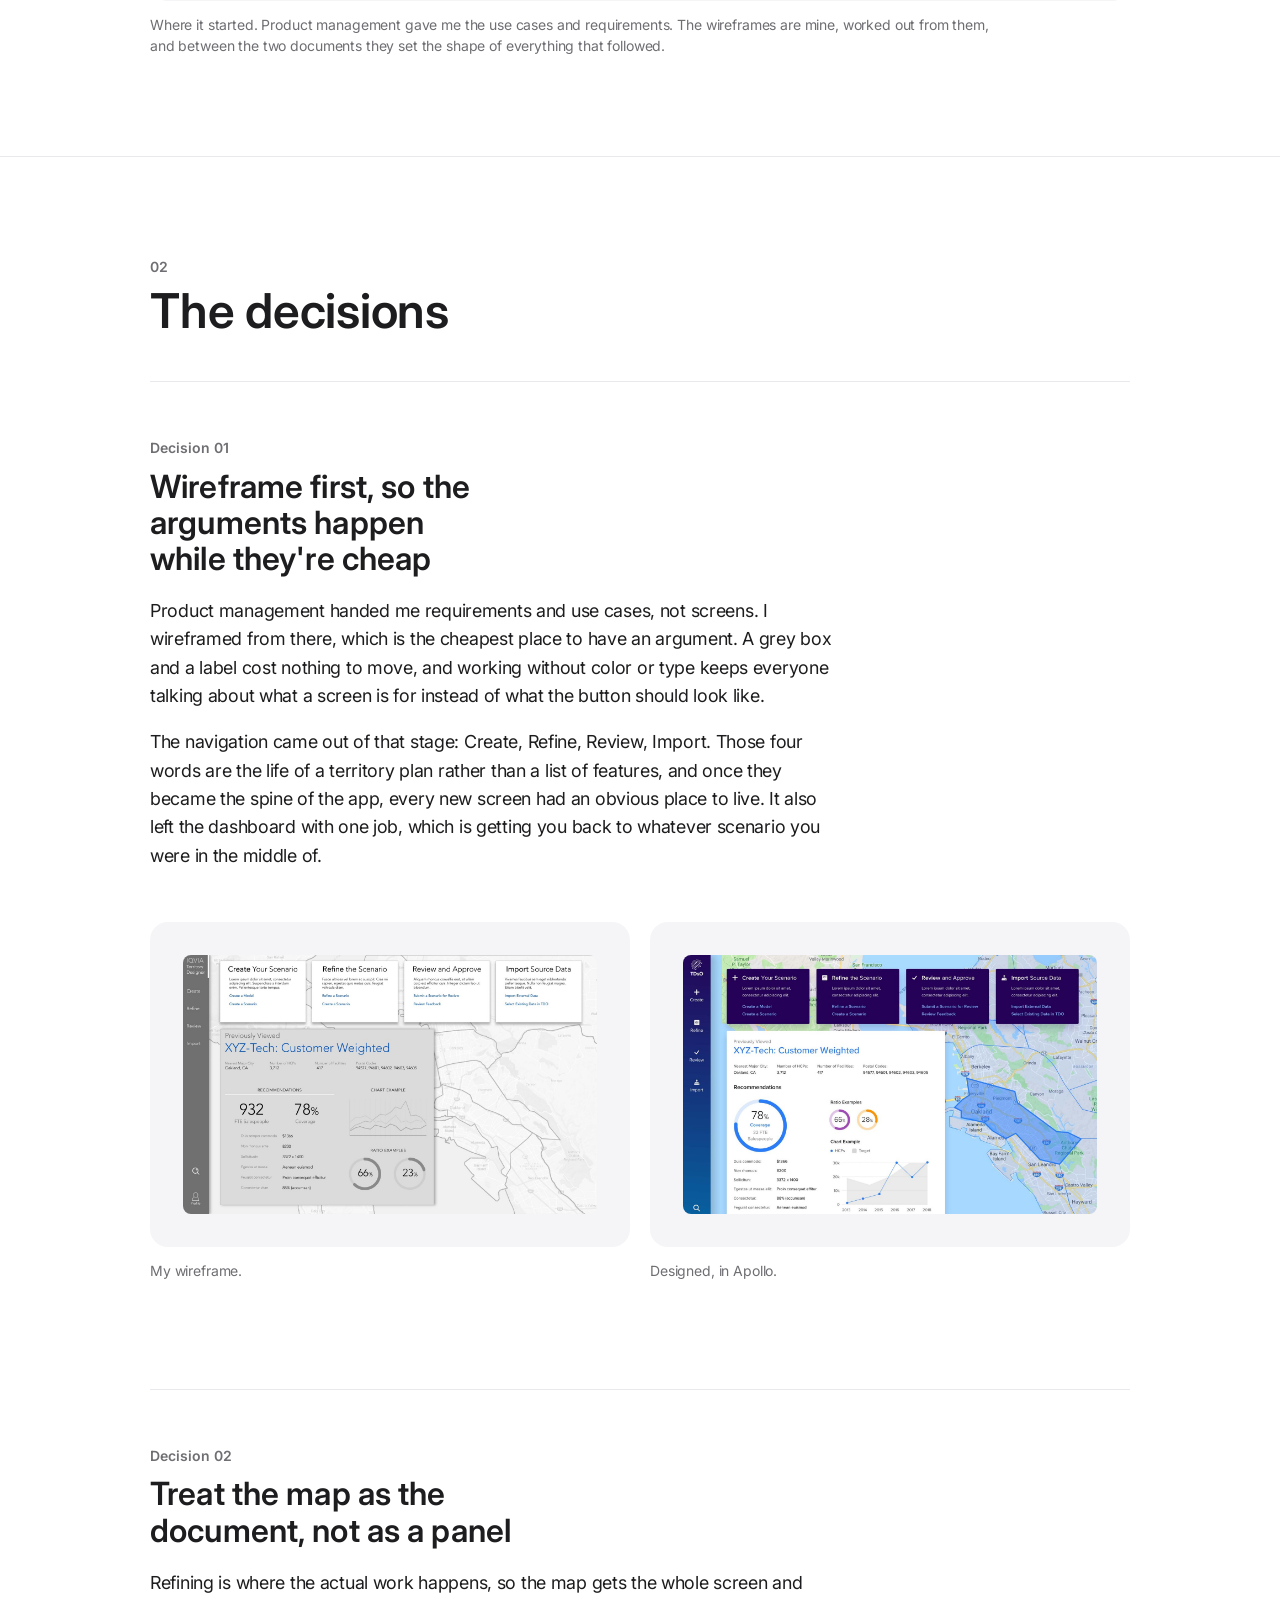
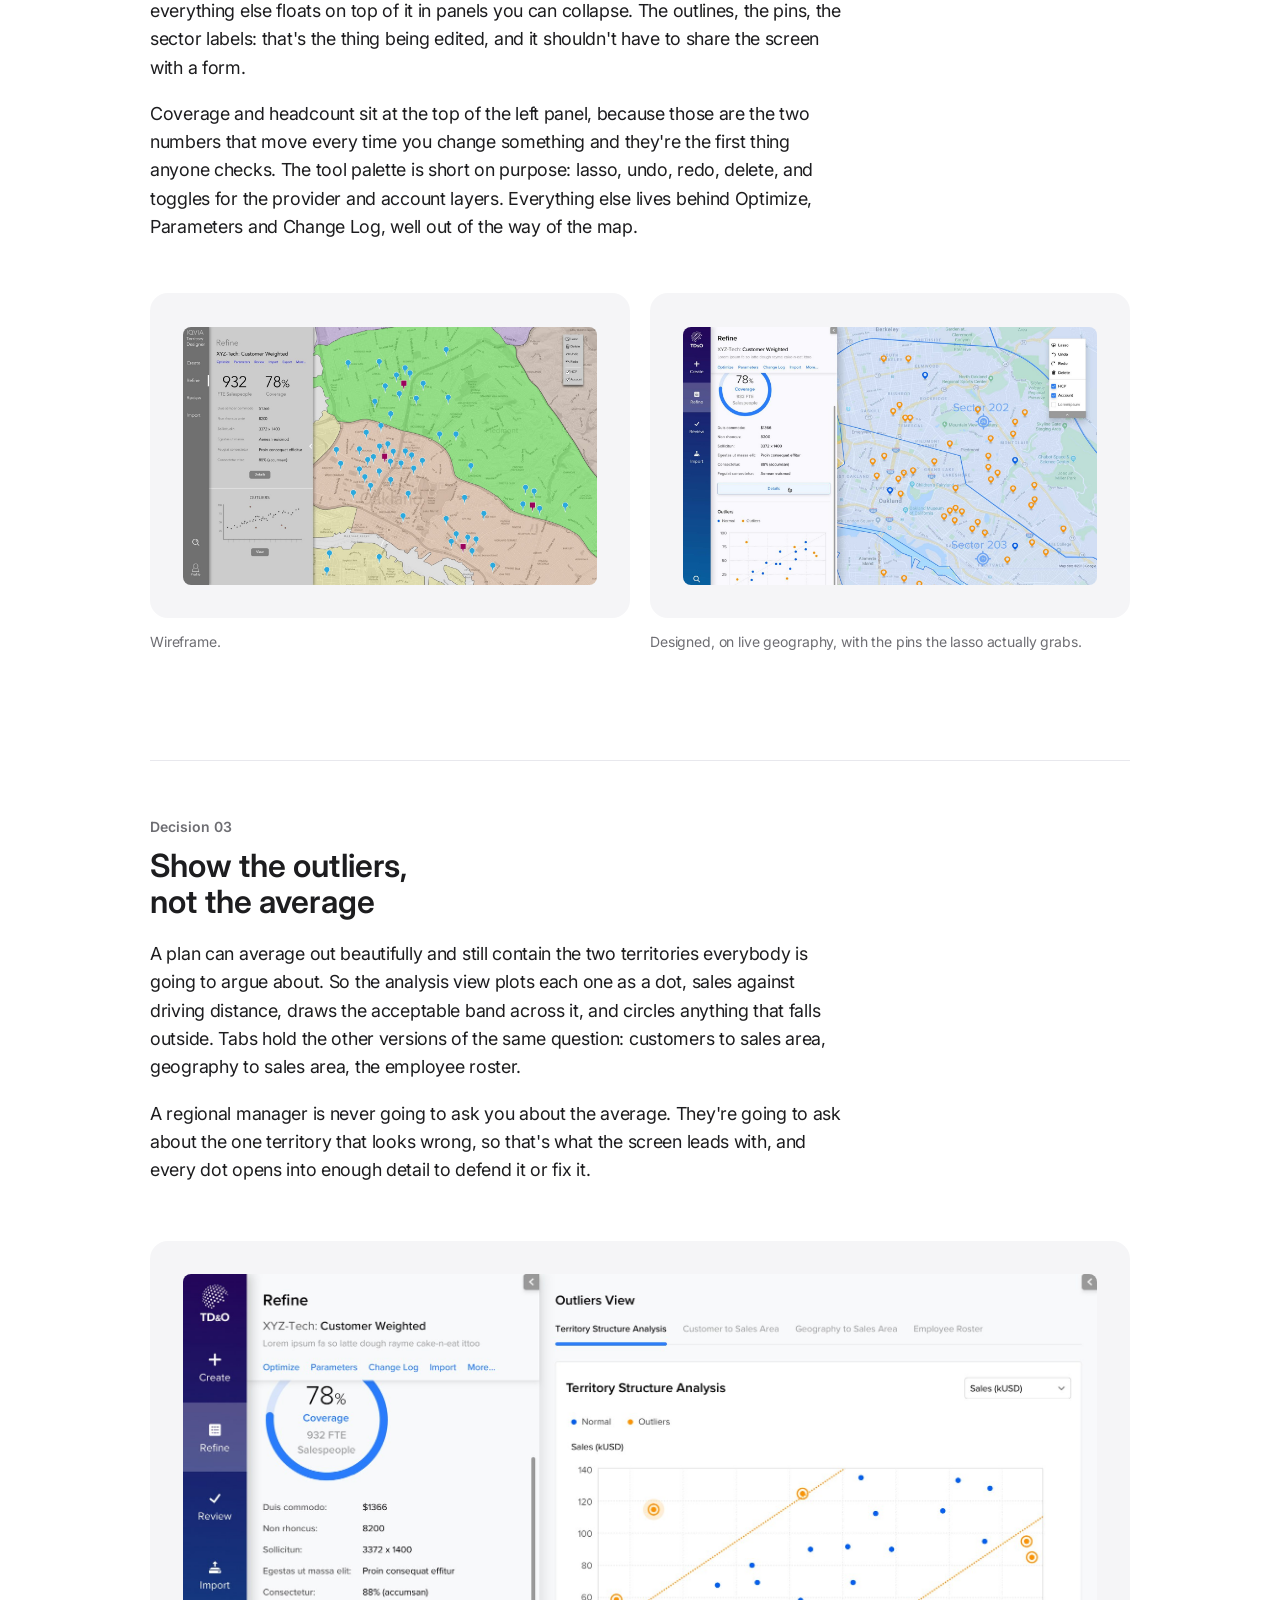
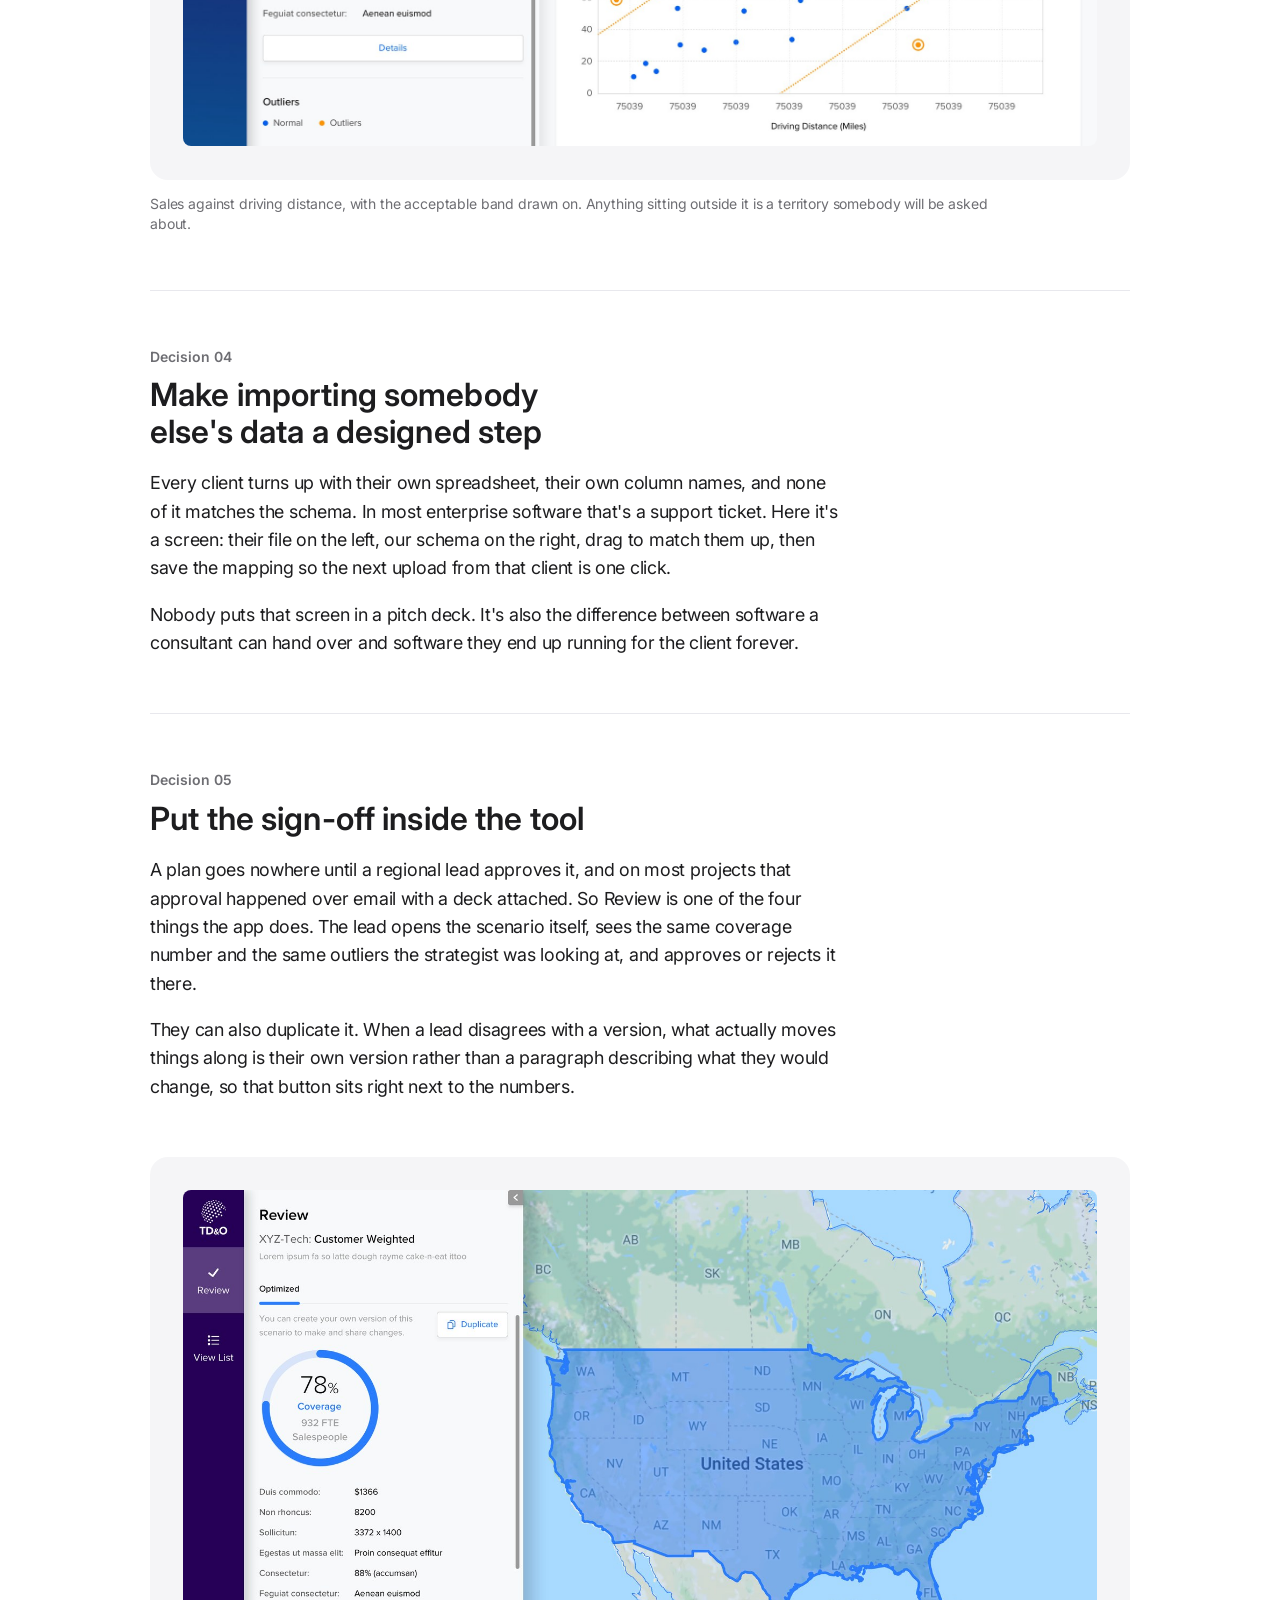
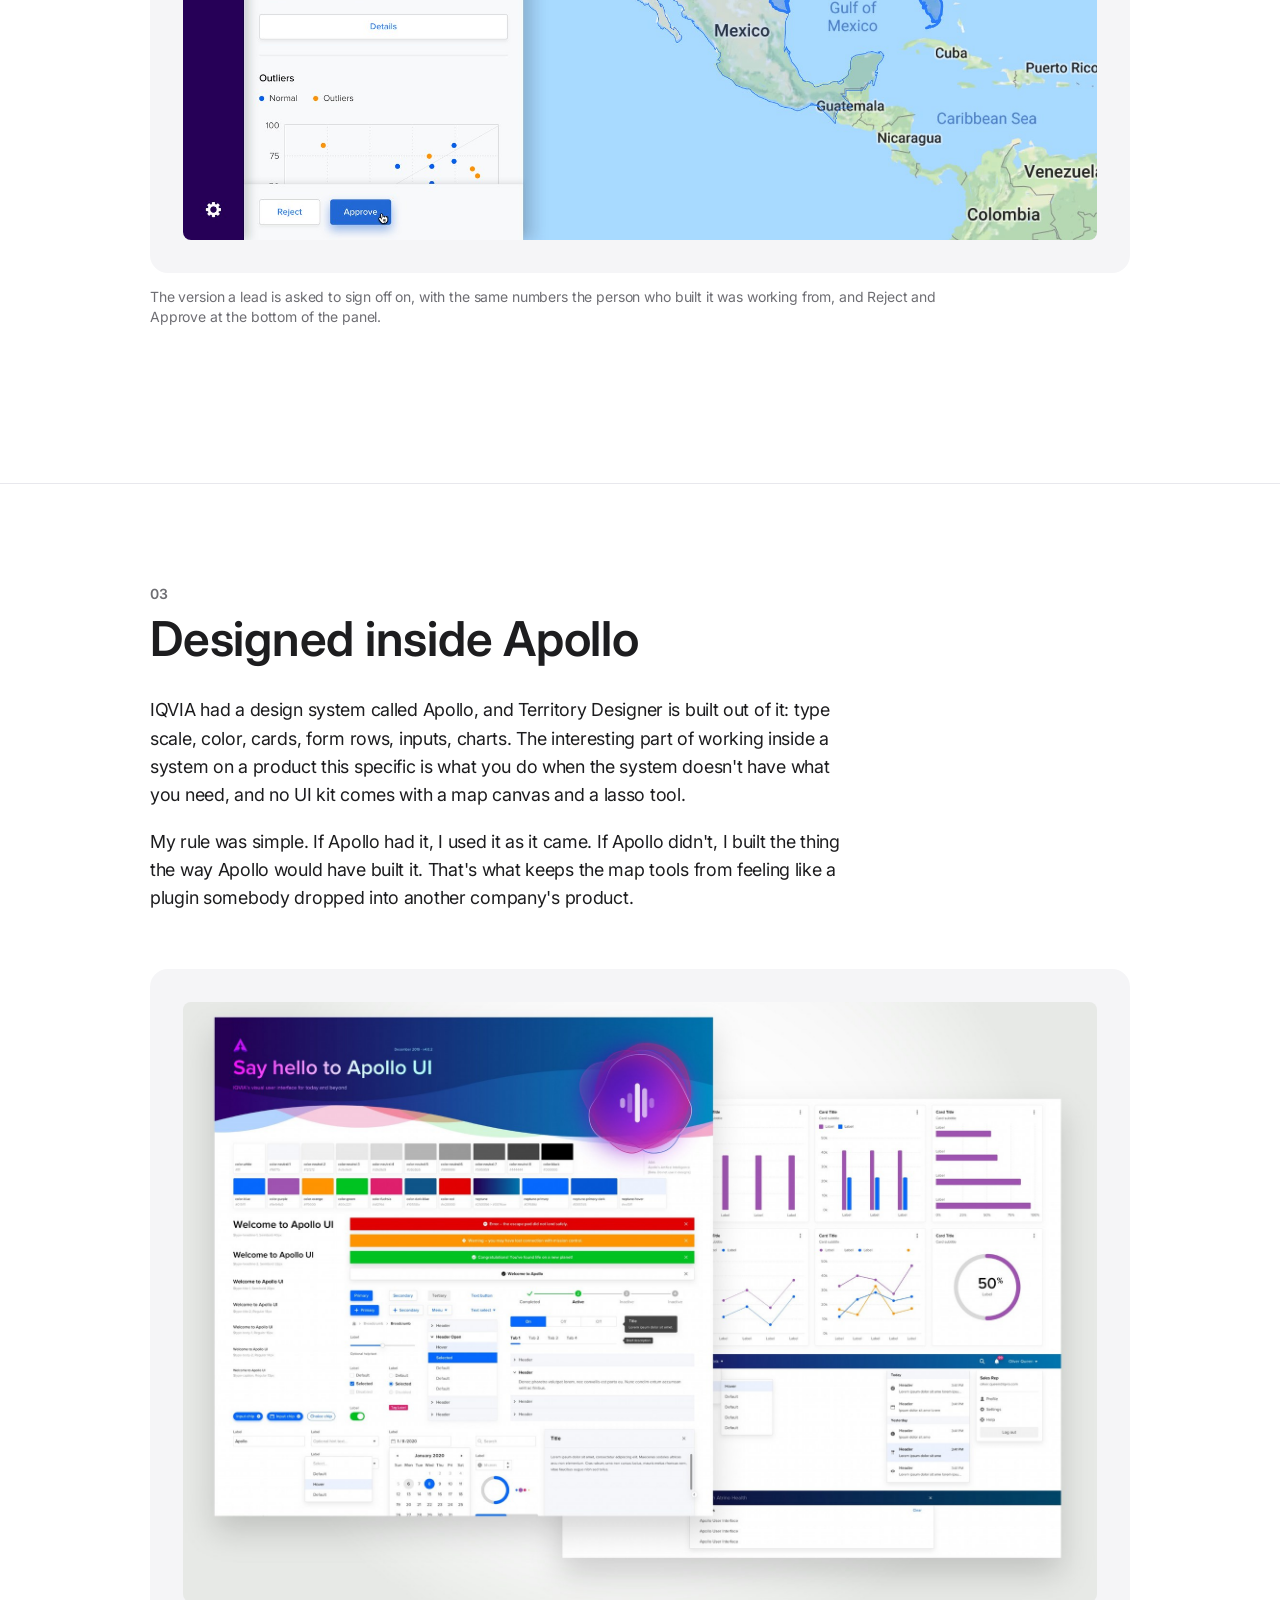
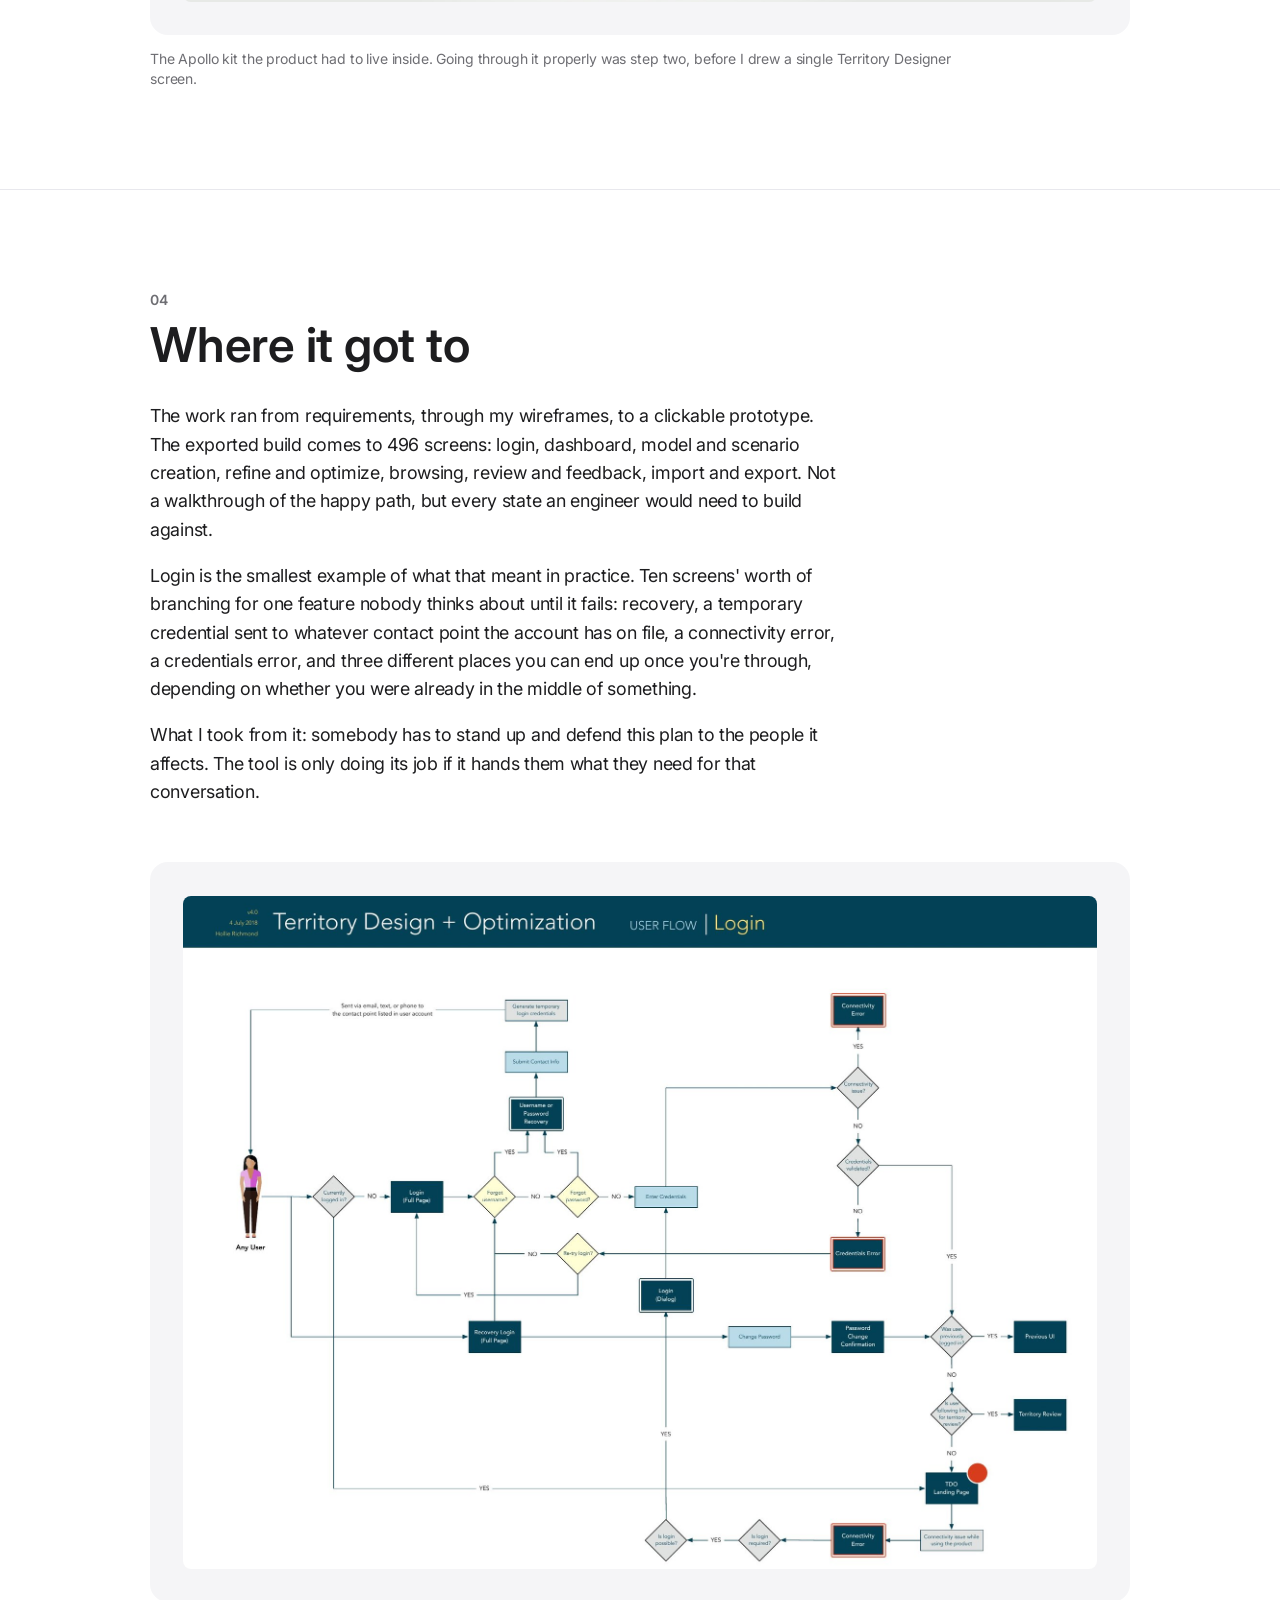
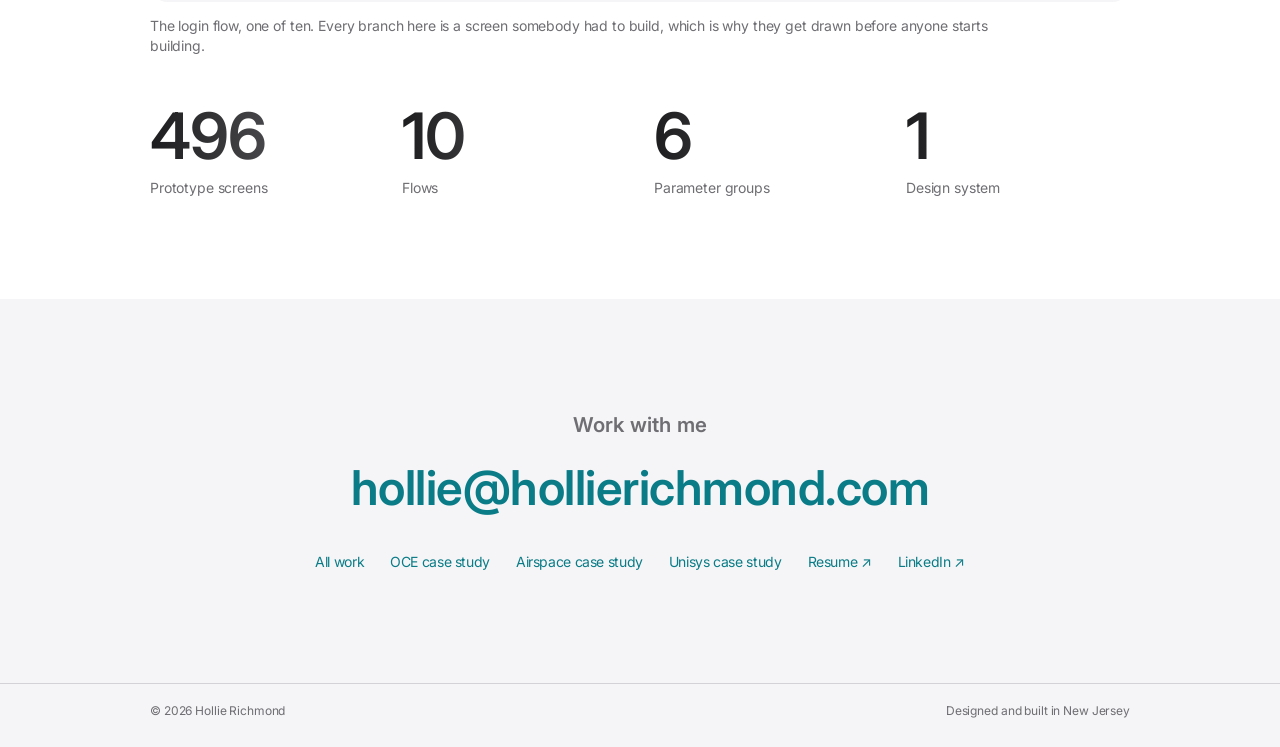
<file: td.html>
<!doctype html>
<html lang="en">
<head>
<meta charset="utf-8">
<meta name="viewport" content="width=device-width,initial-scale=1,viewport-fit=cover">
<title>Territory Designer · Case study · Hollie Richmond</title>
<meta name="description" content="Case study: designing IQVIA Territory Designer, a global tool for balancing sales territories against workload, potential and driving distance.">
<link rel="icon" href="favicon.svg" type="image/svg+xml">
<meta name="theme-color" content="#ffffff">
<link rel="canonical" href="https://hollierichmond.com/td.html">
<link rel="preconnect" href="https://fonts.googleapis.com">
<link rel="preconnect" href="https://fonts.gstatic.com" crossorigin>
<link rel="stylesheet" href="https://fonts.googleapis.com/css2?family=Inter:wght@400;500;600;700&display=swap">
<link rel="stylesheet" href="light.css?v=1">
</head>
<body>
<script>document.documentElement.classList.add('js');</script>

<header class="bar">
  <div class="wrap bar-in">
    <a class="sig" href="index.html">Hollie Richmond</a>
    <nav>
      <a href="index.html#work">All work</a>
      <a class="opt" href="unisys.html">Unisys</a>
      <a href="index.html#contact">Contact</a>
    </nav>
  </div>
</header>

<main>

  <section class="hero">
    <div class="wrap hero-in">
      <p class="eyebrow">Case study <span class="sep">/</span> IQVIA</p>
      <h1>Territory Designer</h1>
      <p class="dek">Every pharmaceutical sales rep gets a patch of the map to cover. Splitting a country into those patches fairly is harder than it sounds, because <strong>an even split by workload is almost never an even split by earning potential</strong>, and neither one gives you sensible drive times. I designed the tool that lets a strategist try different versions, see what each one costs, and show their work before anyone signs off.</p>

      <dl class="facts">
        <div class="fact"><dt>Role</dt><dd>Product design, wireframes through UI</dd></div>
        <div class="fact"><dt>Client</dt><dd>IQVIA</dd></div>
        <div class="fact"><dt>Platform</dt><dd>Enterprise web</dd></div>
        <div class="fact"><dt>Scope</dt><dd>Model, scenario, refine, review, import, export</dd></div>
        <div class="fact"><dt>System</dt><dd>Apollo UI</dd></div>
        <div class="fact"><dt>Reach</dt><dd>Global, on local geography</dd></div>
      </dl>

      <div class="lead-plate" data-rise>
        <div class="plate">
          <img src="img/full/w01.jpg" alt="Four Territory Designer screens: a scenario dashboard over a mapped sales territory, a model creation panel, a data import mapping step, and a refinement view with coverage metrics and plotted accounts." width="2600" height="1896" fetchpriority="high" decoding="async">
        </div>
        <p class="plate-cap">Territory Designer, from scenario dashboard through model creation, import and refinement.</p>
      </div>
    </div>
  </section>

  <section>
    <div class="wrap">
      <div class="grid">
        <div class="sec-head"><span class="sec-n">01</span><h2>The problem</h2></div>
        <div>
          <div class="col">
            <p>The job is to balance three things at once: how much work each rep is carrying, how much they can realistically sell, and whether the patch is small enough to actually drive. Tighten somebody's drive and you have usually just handed their best accounts to the rep next door. And because a territory is where a rep's income comes from, a bad redraw doesn't only cost you coverage, it costs you people.</p>
            <p>It also had to work anywhere. Every market carves itself up differently, so the tool took shape files from global and local vendors and had to cope with US ZIP codes, European bricks and whatever else a country used, without turning into a different product in each one.</p>
            <p>Two situations came up again and again. A company launches a product or gets a new indication approved, and needs a sales force sized from scratch or an existing one realigned to cover new specialties. Or a structure already out in the field drifts, because physicians move and reps move and the business changes, and somebody has to rebalance it without shifting any one rep's patch further than the agreed limit.</p>
          </div>

          <figure class="fig" data-rise>
            <div class="plate"><img src="img/td/td-usecases.jpg" alt="The use case document alongside a fan of greyscale wireframes: the scenario dashboard, model creation with a world map, the outlier analysis chart, and a refinement view showing colour-coded territories." width="1900" height="1204" loading="lazy" decoding="async"></div>
            <figcaption class="figcap">Where it started. Product management gave me the use cases and requirements. The wireframes are mine, worked out from them, and between the two documents they set the shape of everything that followed.</figcaption>
          </figure>
        </div>
      </div>
    </div>
  </section>

  <section>
    <div class="wrap">
      <div class="sec-head" style="margin-bottom:clamp(26px,4vw,44px)"><span class="sec-n">02</span><h2>The decisions</h2></div>

      <div class="dec" data-rise>
        <div class="sec-head"><span class="sec-n">Decision 01</span></div>
        <div>
          <h3>Wireframe first, so the arguments happen while they're cheap</h3>
          <div class="col">
            <p>Product management handed me requirements and use cases, not screens. I wireframed from there, which is the cheapest place to have an argument. A grey box and a label cost nothing to move, and working without color or type keeps everyone talking about what a screen is for instead of what the button should look like.</p>
            <p>The navigation came out of that stage: Create, Refine, Review, Import. Those four words are the life of a territory plan rather than a list of features, and once they became the spine of the app, every new screen had an obvious place to live. It also left the dashboard with one job, which is getting you back to whatever scenario you were in the middle of.</p>
          </div>

          <div class="duo">
            <figure>
              <div class="plate"><img src="img/td/td-home-wire.jpg" alt="Greyscale wireframe of the Territory Designer dashboard: four action cards for create, refine, review and import over a faint map, with a previously viewed scenario card carrying coverage figures and example charts." width="1500" height="938" loading="lazy" decoding="async"></div>
              <figcaption class="figcap">My wireframe.</figcaption>
            </figure>
            <figure>
              <div class="plate"><img src="img/td/td-home-final.jpg" alt="The finished dashboard: the same four action cards in Apollo styling over a live map of the Bay Area with a territory outlined, and a scenario card showing 78 percent coverage, 32 full-time salespeople, ratio dials and a trend chart." width="1500" height="938" loading="lazy" decoding="async"></div>
              <figcaption class="figcap">Designed, in Apollo.</figcaption>
            </figure>
          </div>
        </div>
      </div>

      <div class="dec" data-rise>
        <div class="sec-head"><span class="sec-n">Decision 02</span></div>
        <div>
          <h3>Treat the map as the document, not as a panel</h3>
          <div class="col">
            <p>Refining is where the actual work happens, so the map gets the whole screen and everything else floats on top of it in panels you can collapse. The outlines, the pins, the sector labels: that's the thing being edited, and it shouldn't have to share the screen with a form.</p>
            <p>Coverage and headcount sit at the top of the left panel, because those are the two numbers that move every time you change something and they're the first thing anyone checks. The tool palette is short on purpose: lasso, undo, redo, delete, and toggles for the provider and account layers. Everything else lives behind Optimize, Parameters and Change Log, well out of the way of the map.</p>
          </div>

          <div class="duo">
            <figure>
              <div class="plate"><img src="img/td/td-refine-wire.jpg" alt="Greyscale wireframe of the refine view: a left panel with coverage and headcount figures and an outliers scatter plot, a colour-blocked territory map filling the canvas, and a floating tool palette with lasso, delete, undo, redo and layer toggles." width="1500" height="938" loading="lazy" decoding="async"></div>
              <figcaption class="figcap">Wireframe.</figcaption>
            </figure>
            <figure>
              <div class="plate"><img src="img/td/td-refine-final.jpg" alt="The finished refine view: a live Oakland map with sector boundaries and provider pins, a left panel showing 78 percent coverage and 932 full-time salespeople above an outliers scatter plot, and a floating palette with lasso, undo, redo, delete and layer checkboxes." width="1500" height="938" loading="lazy" decoding="async"></div>
              <figcaption class="figcap">Designed, on live geography, with the pins the lasso actually grabs.</figcaption>
            </figure>
          </div>
        </div>
      </div>

      <div class="dec" data-rise>
        <div class="sec-head"><span class="sec-n">Decision 03</span></div>
        <div>
          <h3>Show the outliers, not the average</h3>
          <div class="col">
            <p>A plan can average out beautifully and still contain the two territories everybody is going to argue about. So the analysis view plots each one as a dot, sales against driving distance, draws the acceptable band across it, and circles anything that falls outside. Tabs hold the other versions of the same question: customers to sales area, geography to sales area, the employee roster.</p>
            <p>A regional manager is never going to ask you about the average. They're going to ask about the one territory that looks wrong, so that's what the screen leads with, and every dot opens into enough detail to defend it or fix it.</p>
          </div>

          <figure class="fig">
            <div class="plate"><img src="img/td/td-outliers.jpg" alt="The outliers analysis view: a scatter plot of sales in thousands of dollars against driving distance in miles, with normal territories in blue, outliers ringed in orange, and dotted boundary lines marking the acceptable band. Tabs above offer territory structure analysis, customer to sales area, geography to sales area and employee roster." width="1900" height="983" loading="lazy" decoding="async"></div>
            <figcaption class="figcap">Sales against driving distance, with the acceptable band drawn on. Anything sitting outside it is a territory somebody will be asked about.</figcaption>
          </figure>
        </div>
      </div>

      <div class="dec" data-rise>
        <div class="sec-head"><span class="sec-n">Decision 04</span></div>
        <div>
          <h3>Make importing somebody else's data a designed step</h3>
          <div class="col">
            <p>Every client turns up with their own spreadsheet, their own column names, and none of it matches the schema. In most enterprise software that's a support ticket. Here it's a screen: their file on the left, our schema on the right, drag to match them up, then save the mapping so the next upload from that client is one click.</p>
            <p>Nobody puts that screen in a pitch deck. It's also the difference between software a consultant can hand over and software they end up running for the client forever.</p>
          </div>
        </div>
      </div>

      <div class="dec" data-rise>
        <div class="sec-head"><span class="sec-n">Decision 05</span></div>
        <div>
          <h3>Put the sign-off inside the tool</h3>
          <div class="col">
            <p>A plan goes nowhere until a regional lead approves it, and on most projects that approval happened over email with a deck attached. So Review is one of the four things the app does. The lead opens the scenario itself, sees the same coverage number and the same outliers the strategist was looking at, and approves or rejects it there.</p>
            <p>They can also duplicate it. When a lead disagrees with a version, what actually moves things along is their own version rather than a paragraph describing what they would change, so that button sits right next to the numbers.</p>
          </div>

          <figure class="fig">
            <div class="plate"><img src="img/td/td-review.jpg" alt="The review screen: a left panel headed Review showing an optimized scenario for XYZ-Tech, a dial reading 78 percent coverage and 932 full-time salespeople, a details list, a duplicate button, an outliers scatter plot, and Reject and Approve buttons pinned to the bottom, next to a map of the United States with the whole country outlined and shaded blue." width="1700" height="1209" loading="lazy" decoding="async"></div>
            <figcaption class="figcap">The version a lead is asked to sign off on, with the same numbers the person who built it was working from, and Reject and Approve at the bottom of the panel.</figcaption>
          </figure>
        </div>
      </div>
    </div>
  </section>

  <section>
    <div class="wrap">
      <div class="grid">
        <div class="sec-head"><span class="sec-n">03</span><h2>Designed inside Apollo</h2></div>
        <div>
          <div class="col">
            <p>IQVIA had a design system called Apollo, and Territory Designer is built out of it: type scale, color, cards, form rows, inputs, charts. The interesting part of working inside a system on a product this specific is what you do when the system doesn't have what you need, and no UI kit comes with a map canvas and a lasso tool.</p>
            <p>My rule was simple. If Apollo had it, I used it as it came. If Apollo didn't, I built the thing the way Apollo would have built it. That's what keeps the map tools from feeling like a plugin somebody dropped into another company's product.</p>
          </div>

          <figure class="fig">
            <div class="plate"><img src="img/td/td-apollo.jpg" alt="The Apollo UI kit: a color library, type scale, alert bars, buttons, chips, form controls, a date picker, tabs and menus, alongside chart cards showing bar, line and donut examples and an application shell with a navigation bar and notification panel." width="1900" height="1248" loading="lazy" decoding="async"></div>
            <figcaption class="figcap">The Apollo kit the product had to live inside. Going through it properly was step two, before I drew a single Territory Designer screen.</figcaption>
          </figure>
        </div>
      </div>
    </div>
  </section>

  <section>
    <div class="wrap">
      <div class="grid">
        <div class="sec-head"><span class="sec-n">04</span><h2>Where it got to</h2></div>
        <div>
          <div class="col">
            <p>The work ran from requirements, through my wireframes, to a clickable prototype. The exported build comes to 496 screens: login, dashboard, model and scenario creation, refine and optimize, browsing, review and feedback, import and export. Not a walkthrough of the happy path, but every state an engineer would need to build against.</p>
            <p>Login is the smallest example of what that meant in practice. Ten screens' worth of branching for one feature nobody thinks about until it fails: recovery, a temporary credential sent to whatever contact point the account has on file, a connectivity error, a credentials error, and three different places you can end up once you're through, depending on whether you were already in the middle of something.</p>
            <p>What I took from it: somebody has to stand up and defend this plan to the people it affects. The tool is only doing its job if it hands them what they need for that conversation.</p>
          </div>

          <figure class="fig">
            <div class="plate"><img src="img/td/td-loginflow.jpg" alt="The login user flow: a flowchart starting from any user and branching through currently logged in, forgot username, forgot password, credential recovery by email, text or phone, connectivity and credentials error states, password change and confirmation, and three exits to the previous UI, territory review, or the TDO landing page." width="1900" height="1401" loading="lazy" decoding="async"></div>
            <figcaption class="figcap">The login flow, one of ten. Every branch here is a screen somebody had to build, which is why they get drawn before anyone starts building.</figcaption>
          </figure>

          <div class="tally">
            <div><span class="num">496</span><span class="lab">Prototype screens</span></div>
            <div><span class="num">10</span><span class="lab">Flows</span></div>
            <div><span class="num">6</span><span class="lab">Parameter groups</span></div>
            <div><span class="num">1</span><span class="lab">Design system</span></div>
          </div>
        </div>
      </div>
    </div>
  </section>

  <section class="endnote">
    <div class="wrap endnote-in">
      <p class="eyebrow">Work with me</p>
      <div data-rise>
        <a class="mail-link" href="mailto:hollie@hollierichmond.com">hollie@hollierichmond.com</a>
        <div class="elsewhere">
          <a href="index.html#work">All work</a>
          <a href="oce.html">OCE case study</a>
          <a href="airspace.html">Airspace case study</a>
          <a href="unisys.html">Unisys case study</a>
          <a href="resume.pdf" target="_blank" rel="noopener">Resume</a>
          <a href="https://www.linkedin.com/in/holliejrichmond" target="_blank" rel="noopener">LinkedIn</a>
        </div>
      </div>
    </div>
  </section>

  <div class="foot-wrap"><div class="wrap">
    <footer>
      <span>&#169; 2026 Hollie Richmond</span>
      <span>Designed and built in New Jersey</span>
    </footer>
  </div></div>

</main>

<script>
(function(){
  var reduce = window.matchMedia && window.matchMedia('(prefers-reduced-motion: reduce)').matches;
  var rise = Array.prototype.slice.call(document.querySelectorAll('[data-rise]'));
  if (!('IntersectionObserver' in window) || reduce) {
    rise.forEach(function(el){ el.classList.add('in'); });
    return;
  }
  var io = new IntersectionObserver(function(entries){
    entries.forEach(function(e){
      if (e.isIntersecting) { e.target.classList.add('in'); io.unobserve(e.target); }
    });
  }, { rootMargin: '0px 0px -8% 0px', threshold: 0.06 });
  rise.forEach(function(el){ io.observe(el); });
  requestAnimationFrame(function(){
    rise.forEach(function(el){
      if (el.getBoundingClientRect().top < window.innerHeight) el.classList.add('in');
    });
  });
})();
</script>

</body>
</html>
</file>
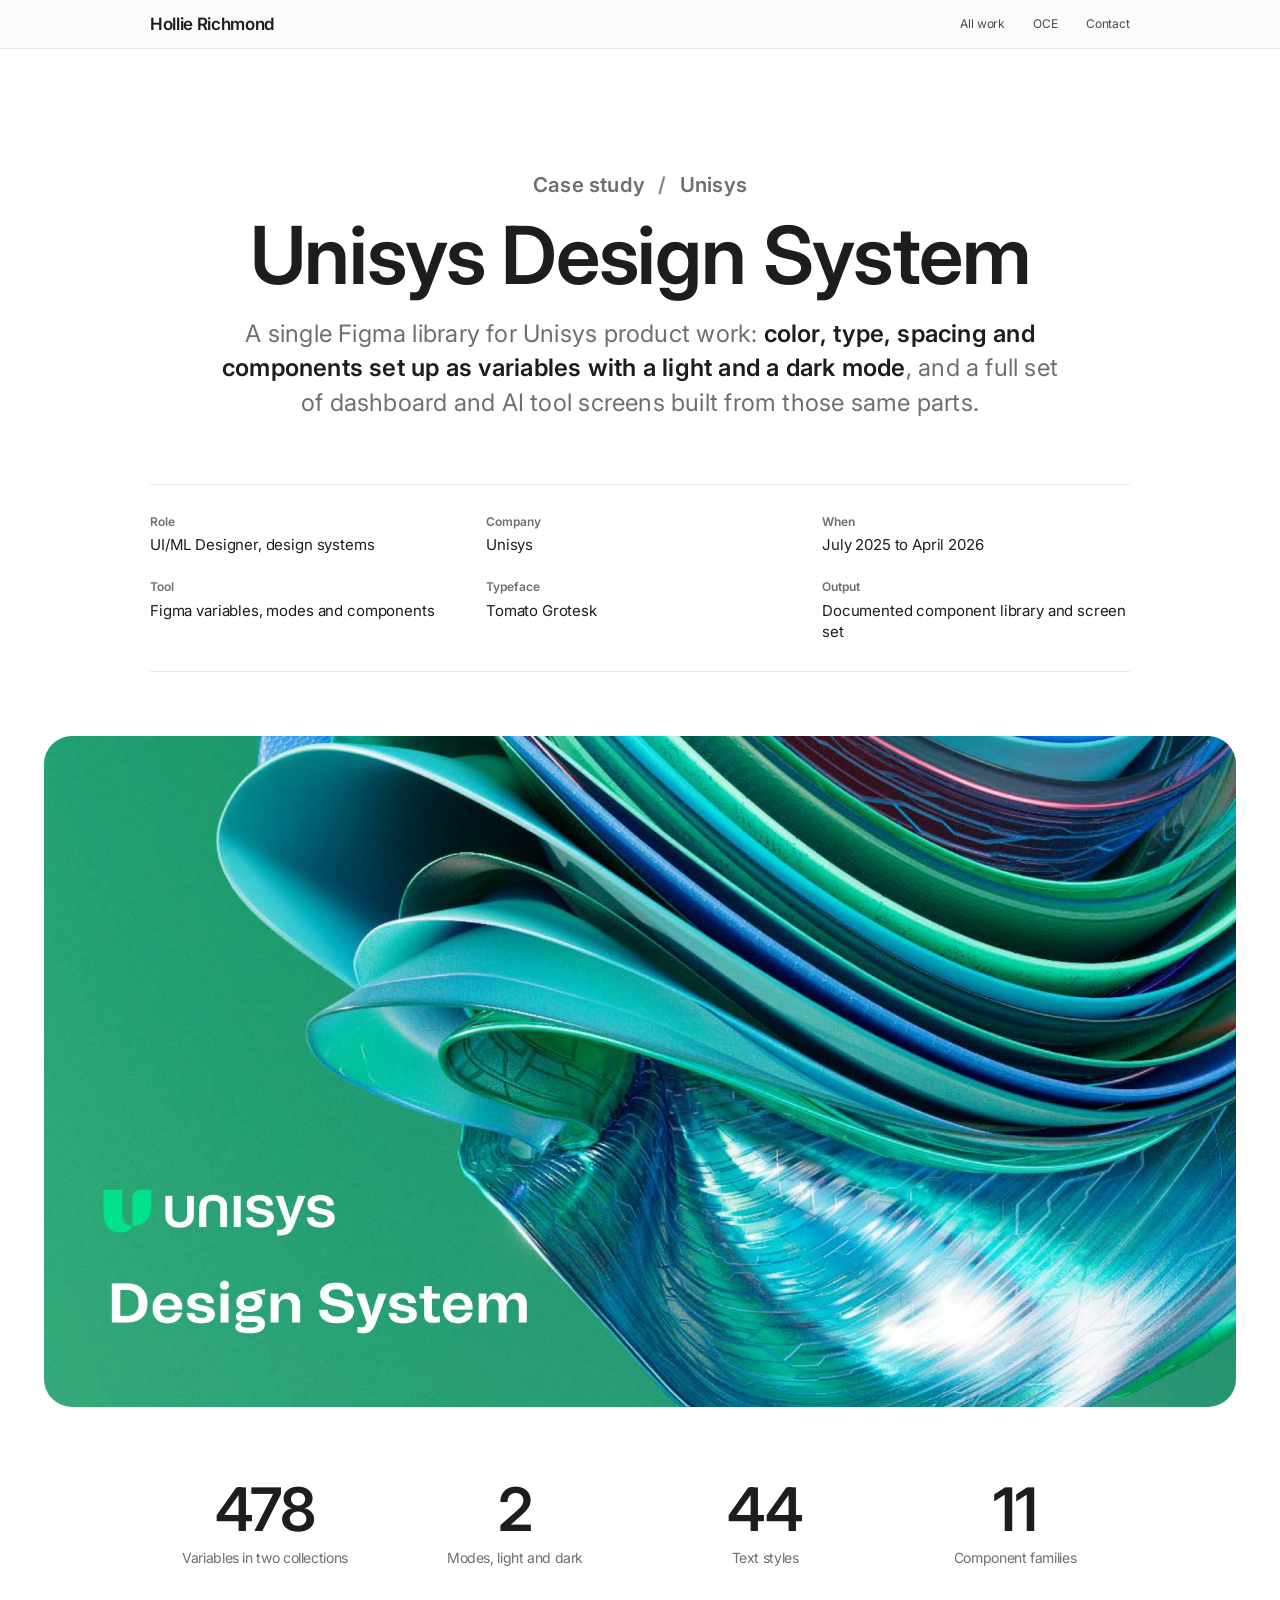
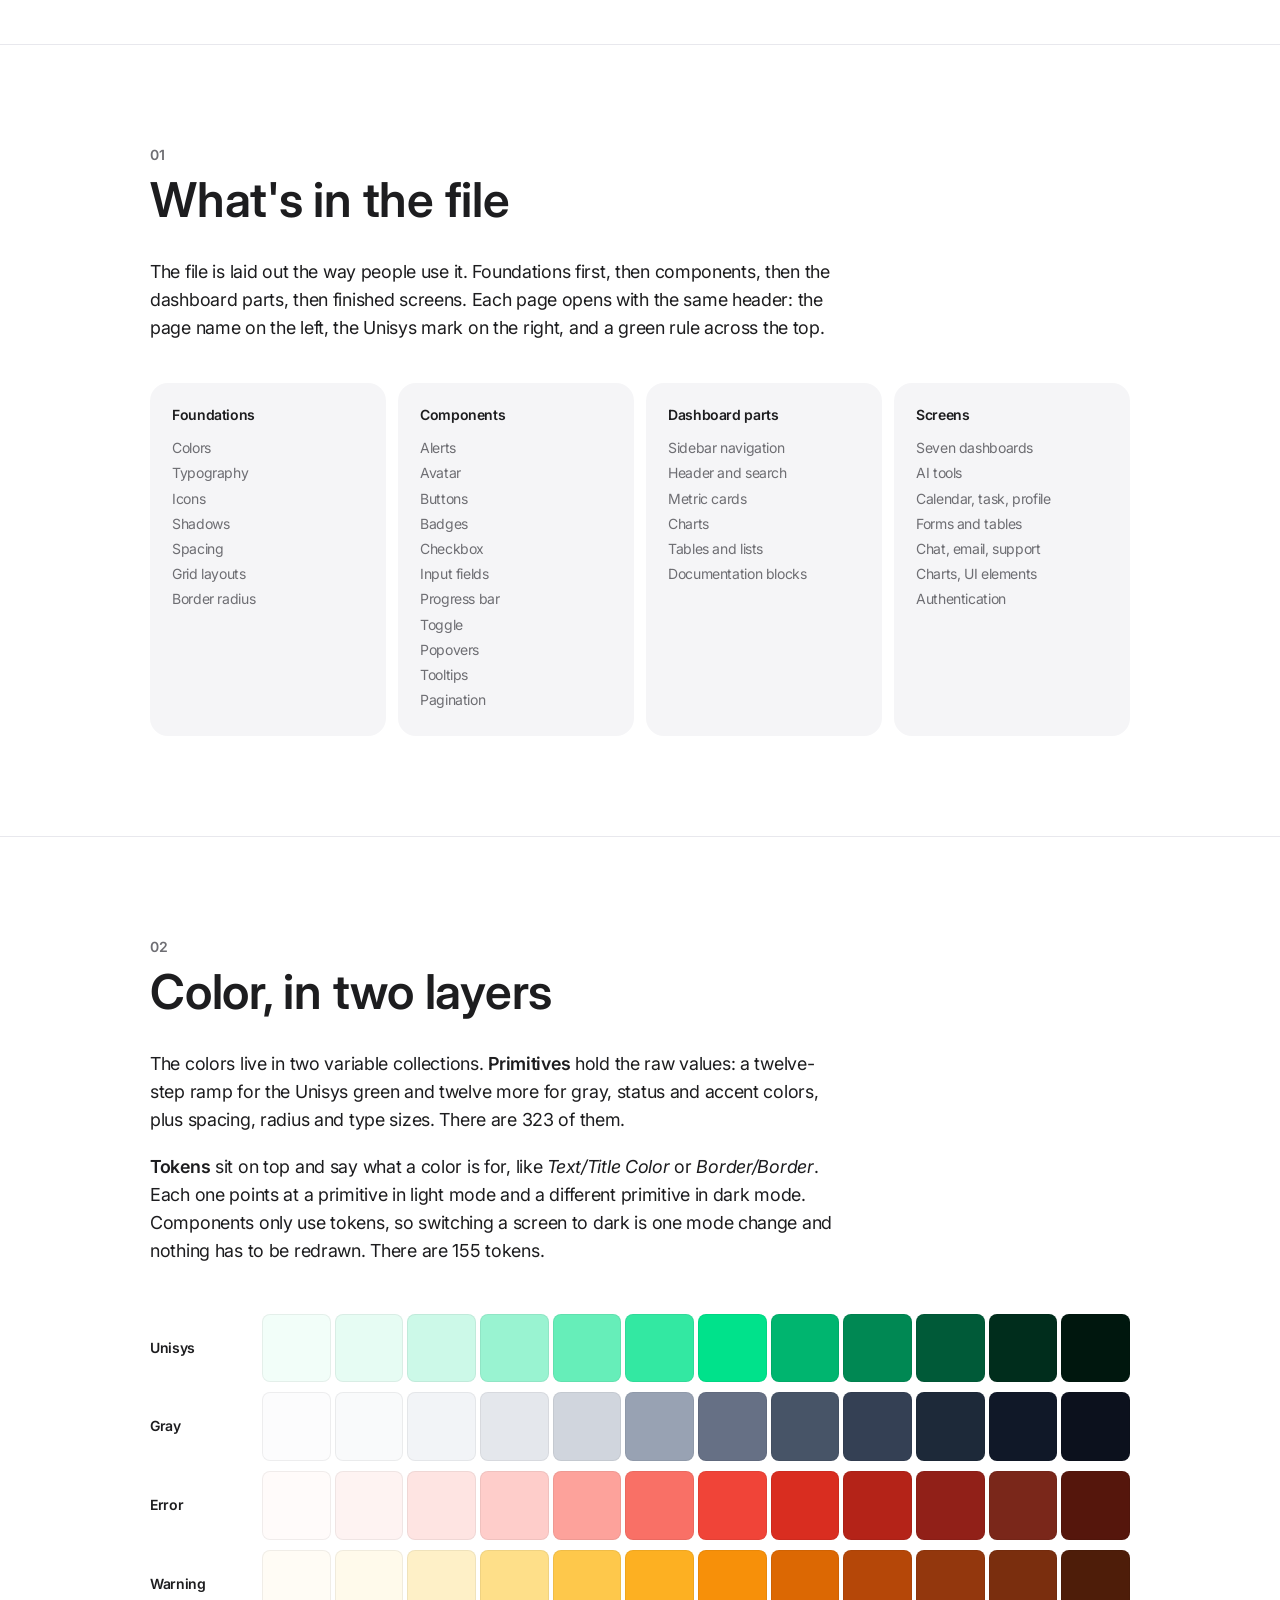
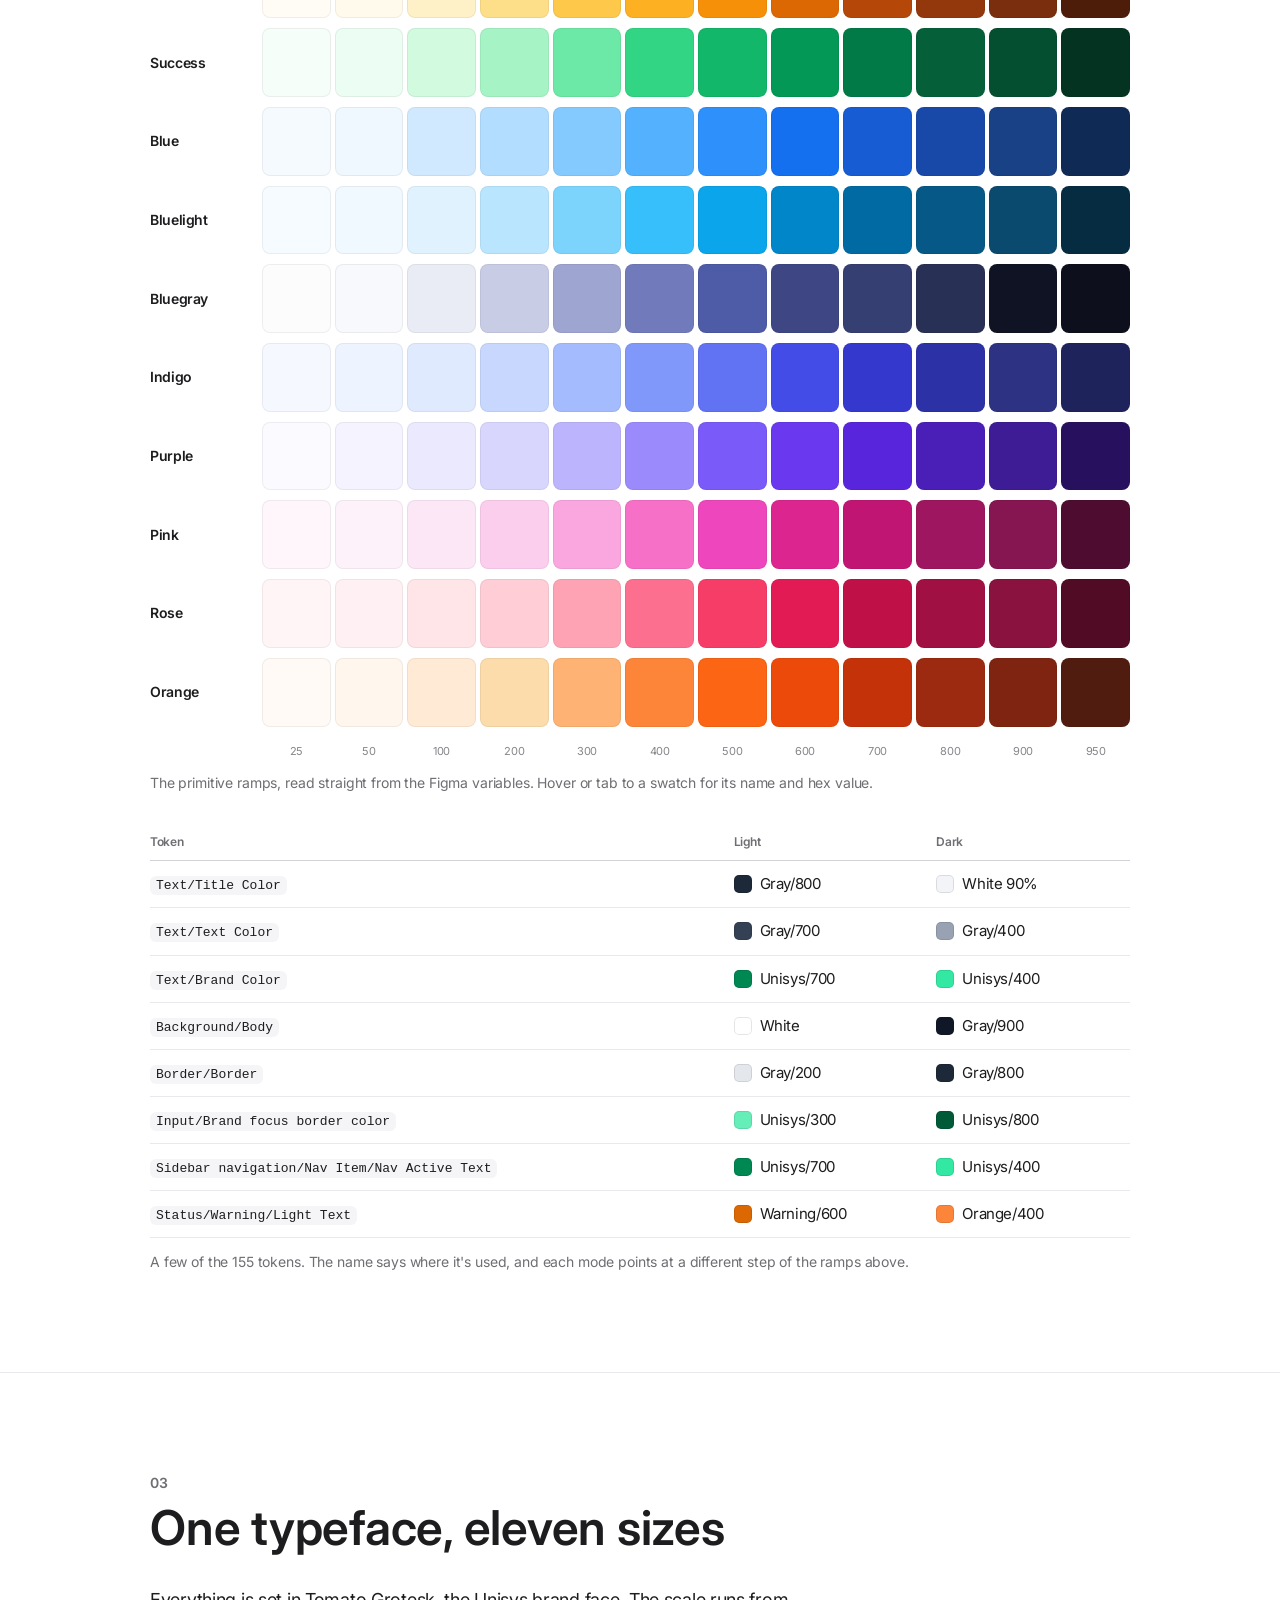
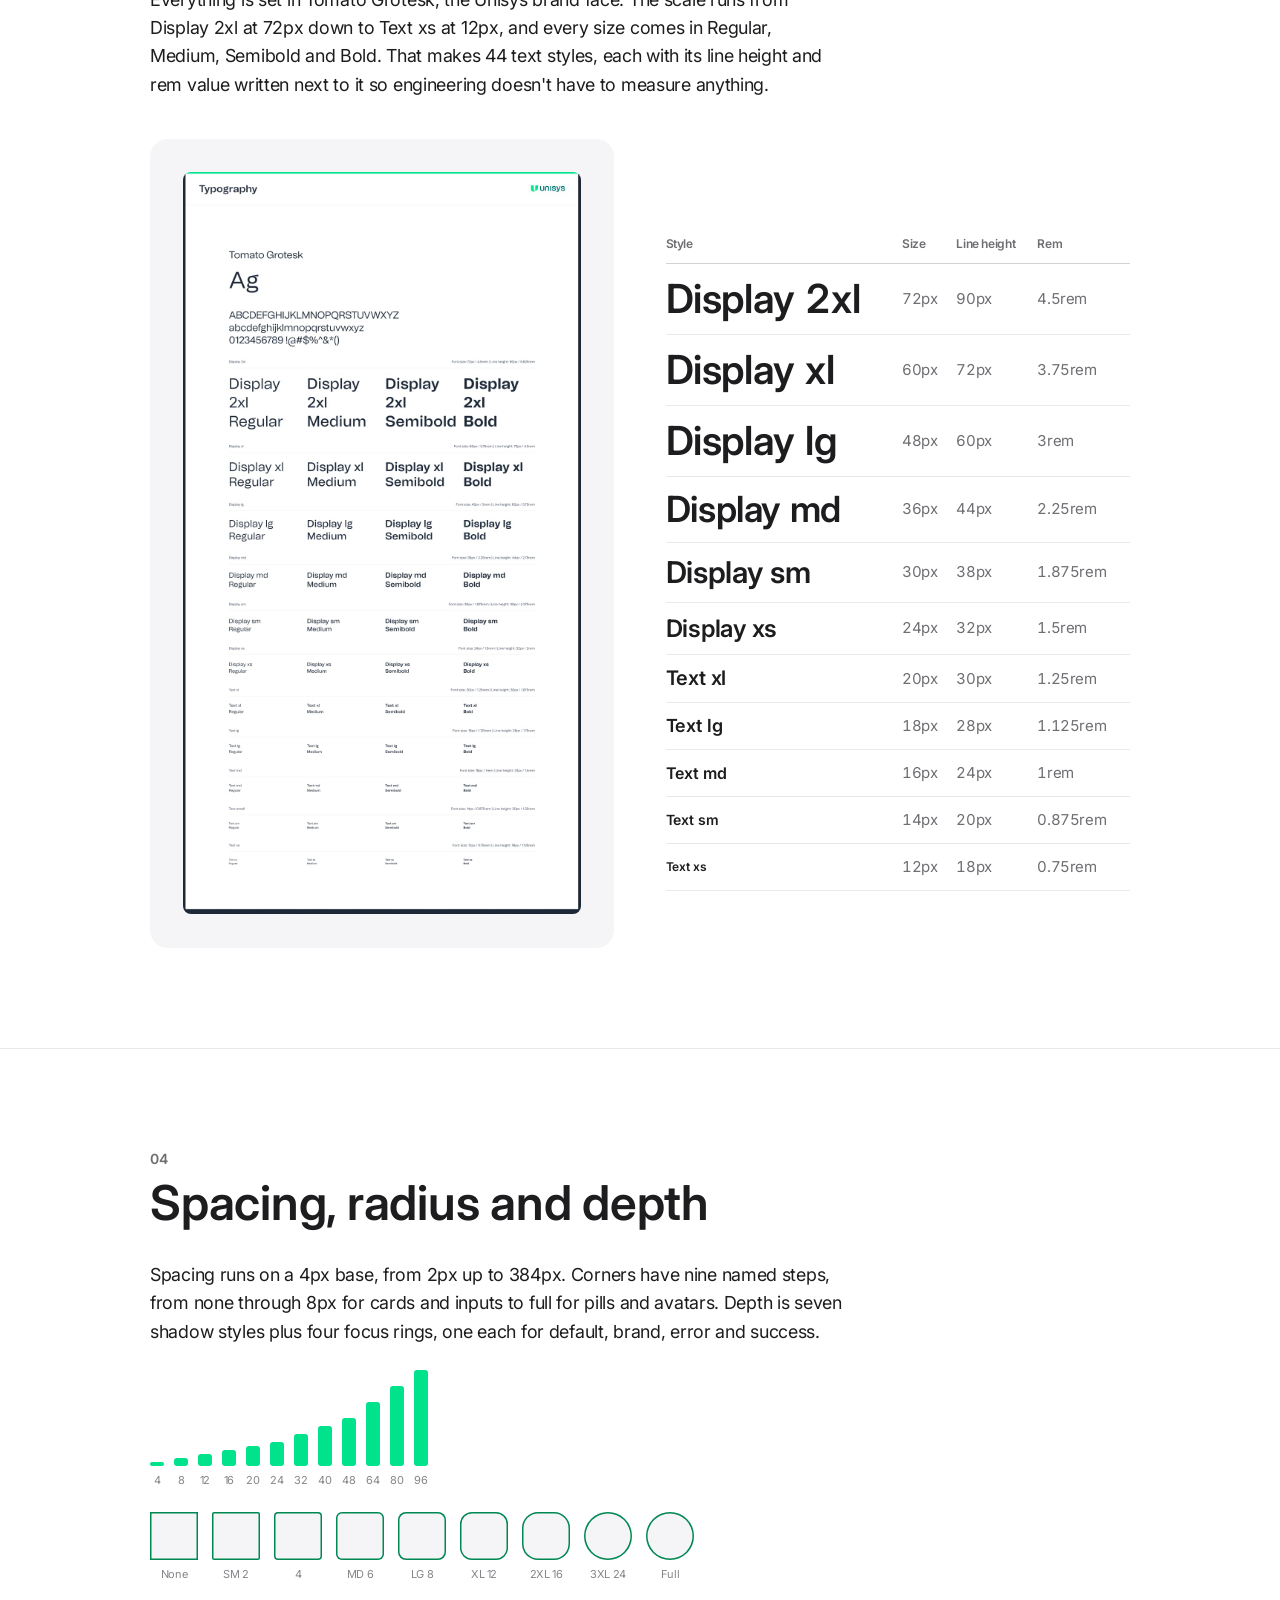
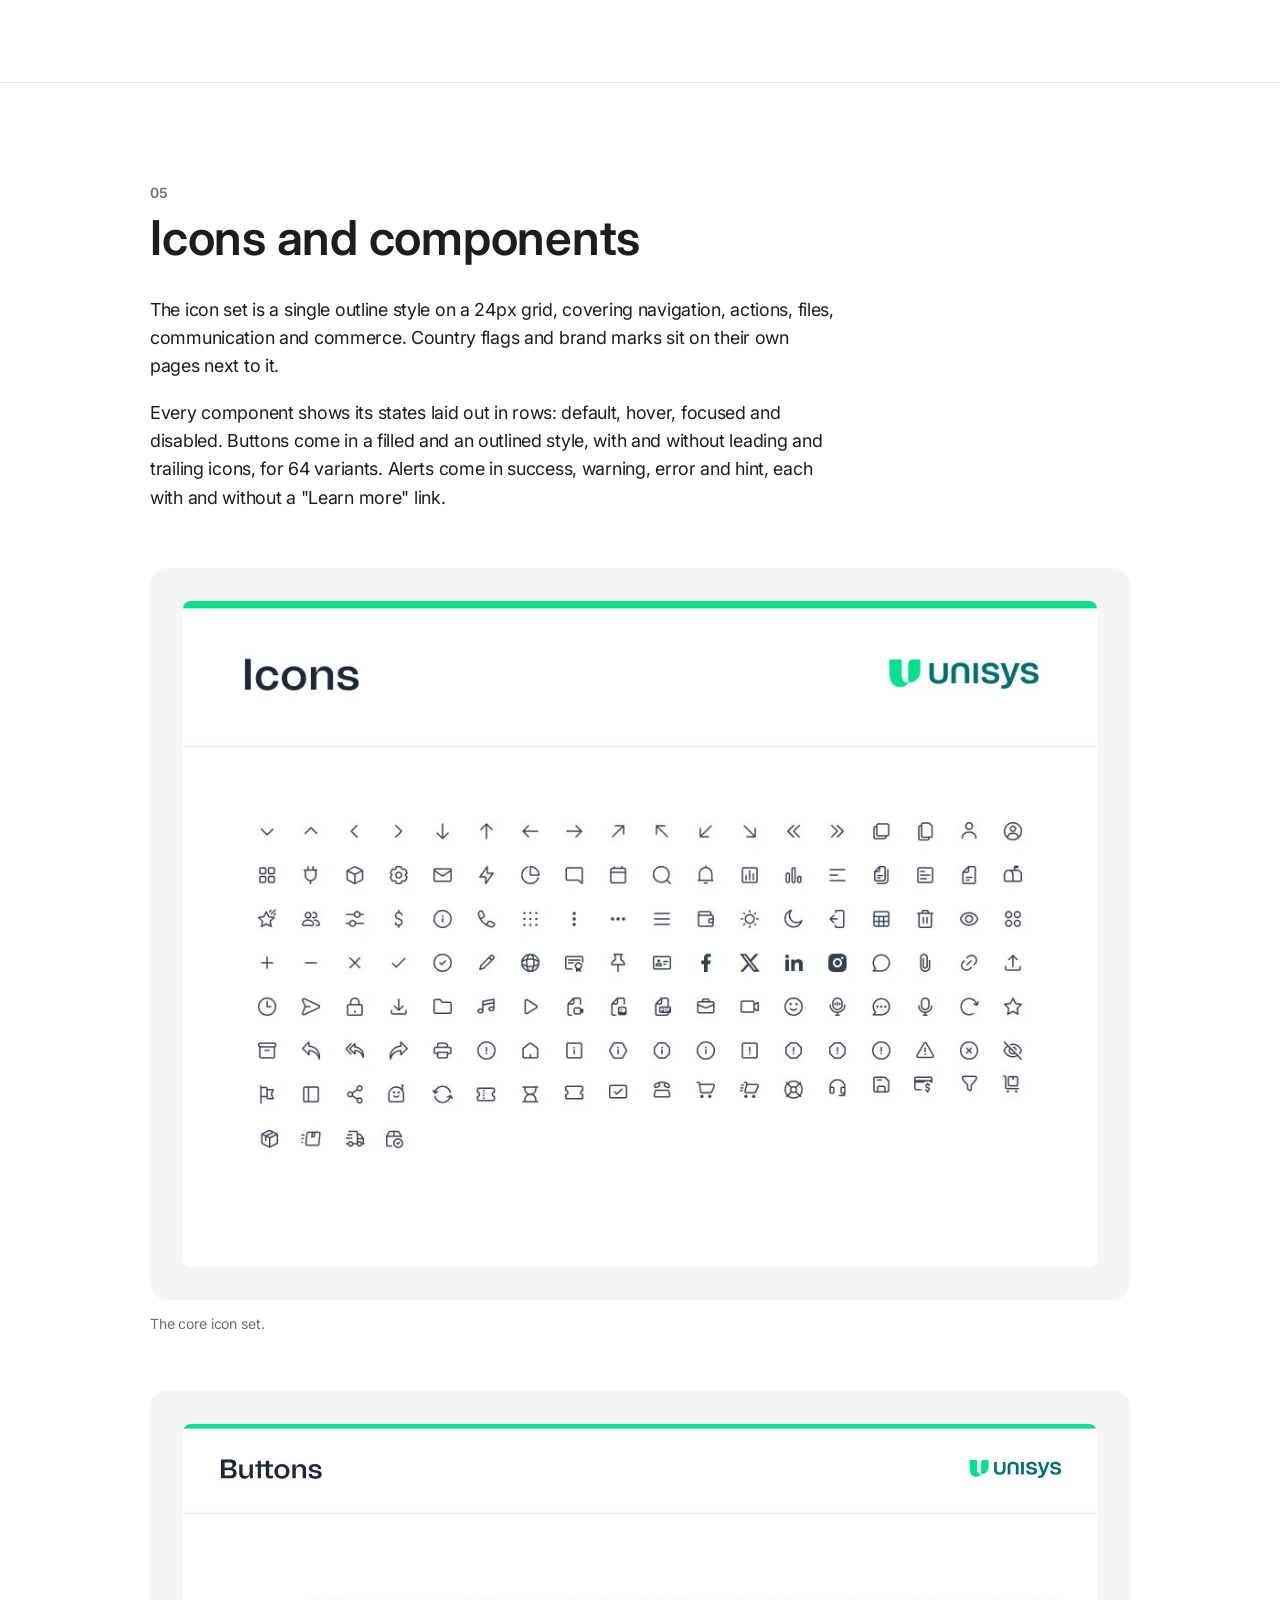
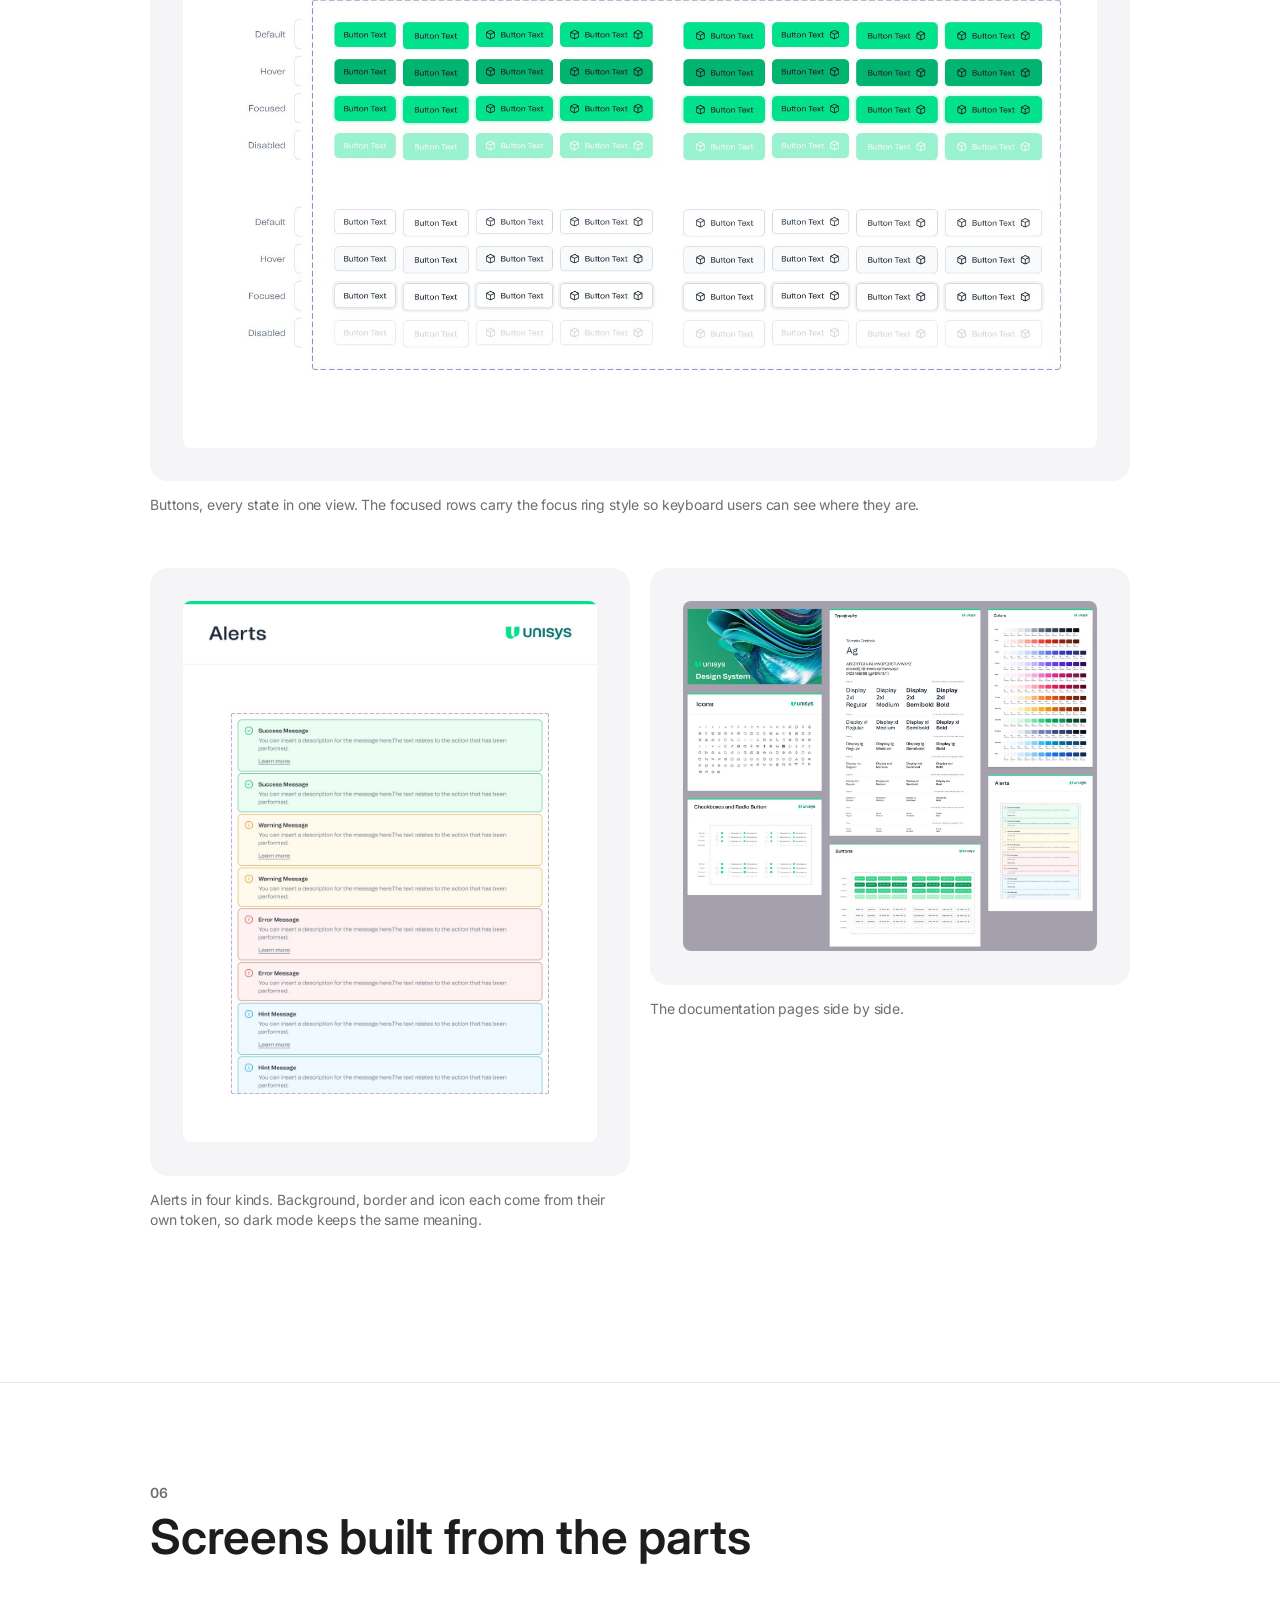
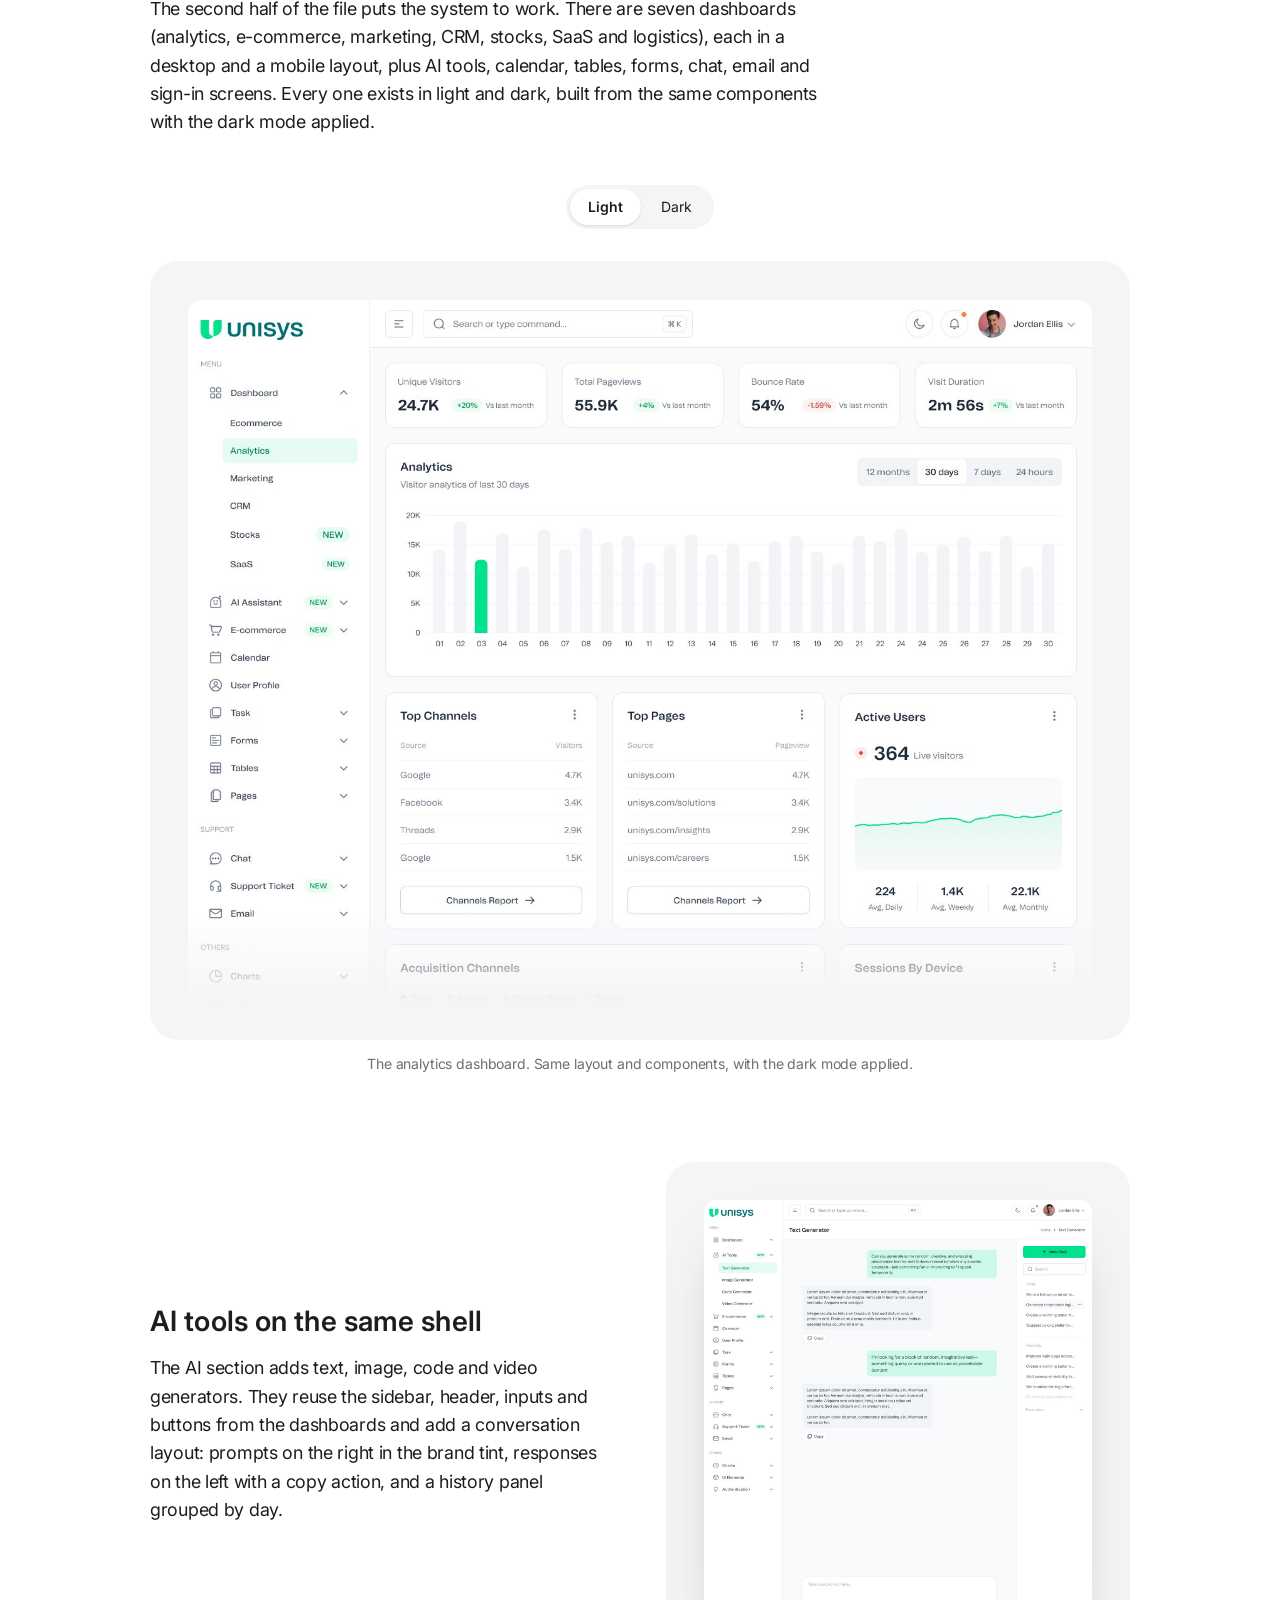
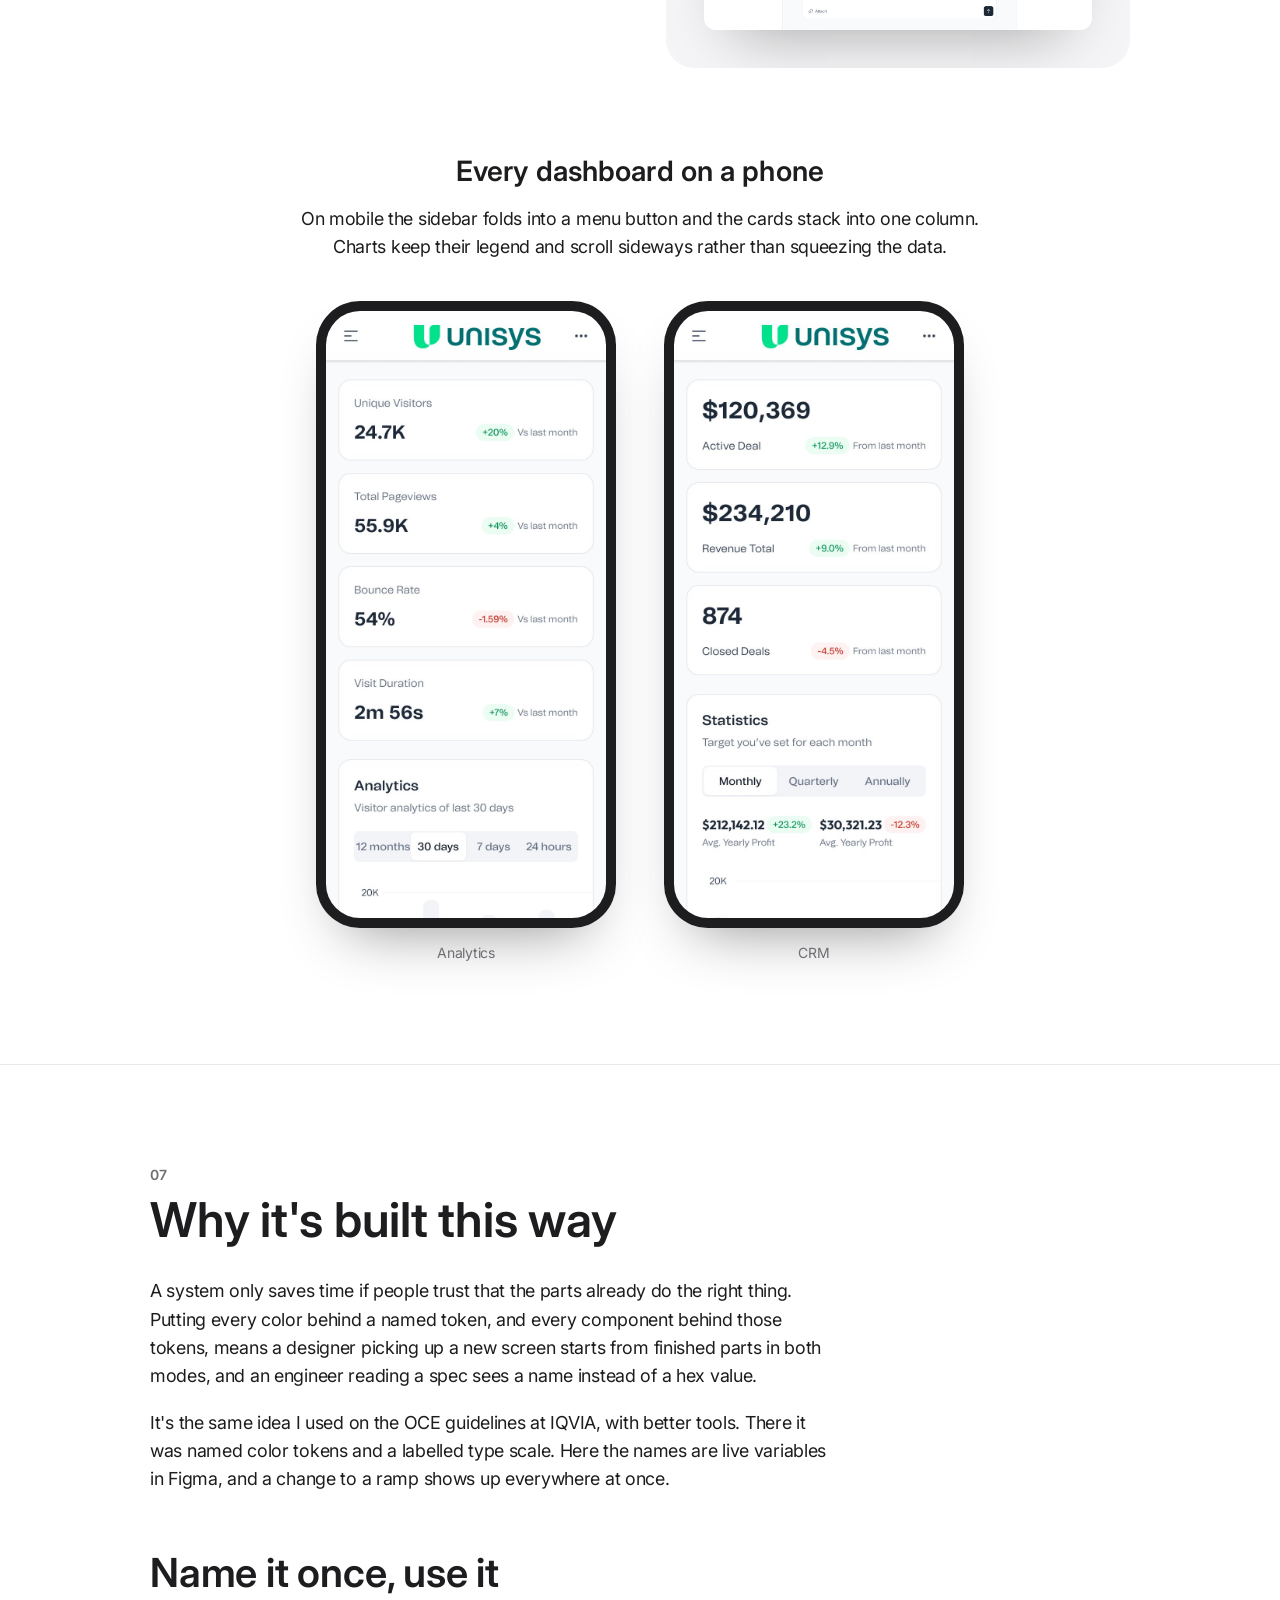
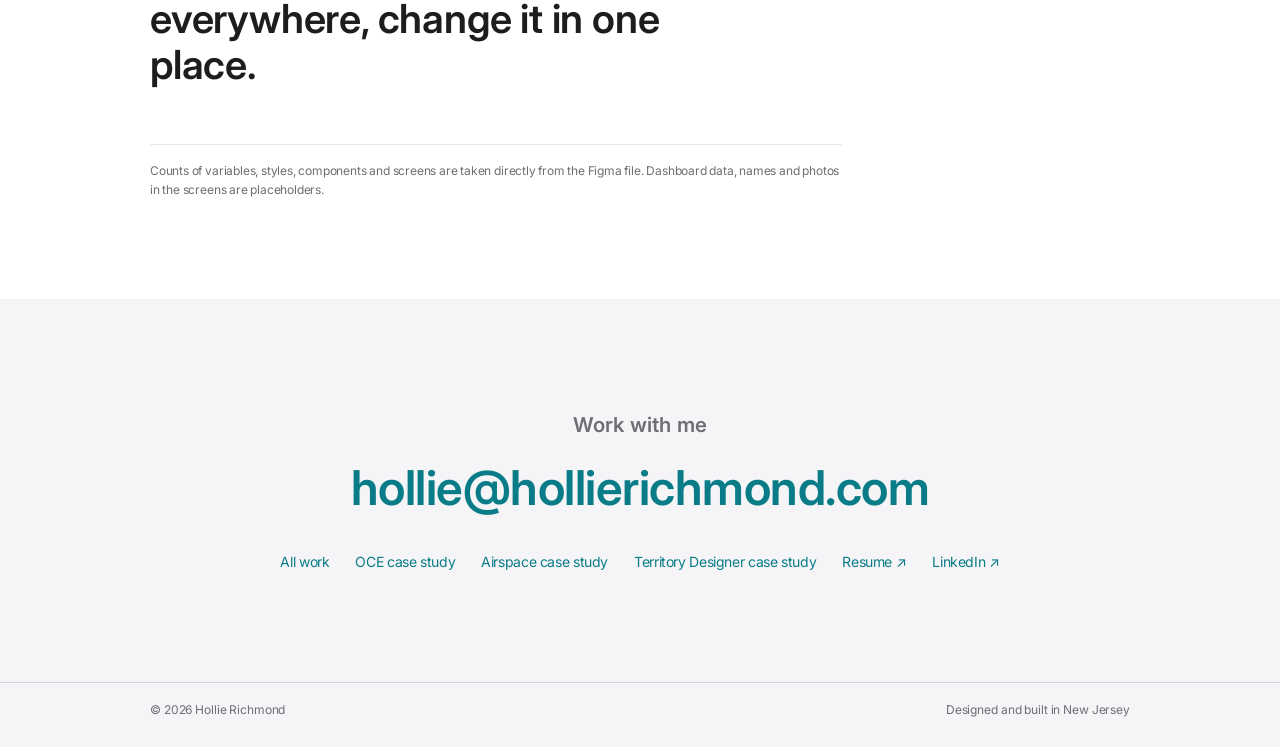
<file: unisys.html>
<!doctype html>
<html lang="en">
<head>
<meta charset="utf-8">
<meta name="viewport" content="width=device-width,initial-scale=1,viewport-fit=cover">
<title>Unisys Design System · Case study · Hollie Richmond</title>
<meta name="description" content="Case study: the Unisys design system in Figma. Two layers of variables with light and dark modes, a Tomato Grotesk type scale, icons, components, and the dashboard and AI screens built on them.">
<link rel="icon" href="favicon.svg" type="image/svg+xml">
<meta name="theme-color" content="#ffffff">
<meta property="og:title" content="Unisys Design System · Hollie Richmond">
<meta property="og:image" content="https://hollierichmond.com/img/unisys/cover.jpg">
<link rel="preconnect" href="https://fonts.googleapis.com">
<link rel="preconnect" href="https://fonts.gstatic.com" crossorigin>
<link rel="stylesheet" href="https://fonts.googleapis.com/css2?family=Inter:wght@400;500;600;700&display=swap">
<link rel="stylesheet" href="light.css?v=1">
<style>
  .type-table td:first-child{color:var(--text)}
  .type-table td{color:var(--text-2);font-variant-numeric:tabular-nums}
  .contents{display:grid;gap:12px;grid-template-columns:1fr;margin-top:clamp(28px,4vw,40px)}
  @media (min-width:760px){.contents{grid-template-columns:repeat(4,1fr)}}
  .contents div{background:var(--bg-alt);border-radius:var(--radius);padding:22px 22px 24px}
  .contents h4{margin:0 0 10px;font-size:14px;font-weight:600;color:var(--text)}
  .contents ul{list-style:none;margin:0;padding:0;font-size:14px;line-height:1.8;color:var(--text-2)}
  .brand-row{display:flex;gap:10px;align-items:center;margin-top:18px;font-size:14px;color:var(--text-2)}
  .brand-row .chip{width:28px;height:28px;border-radius:8px;margin:0}
  .scroll-x{overflow-x:auto;-webkit-overflow-scrolling:touch}
  .spacing{display:flex;align-items:flex-end;gap:10px;flex-wrap:wrap;margin-top:24px}
  .spacing div{display:flex;flex-direction:column;align-items:center;gap:6px;font-size:11px;color:var(--text-3)}
  .spacing i{display:block;background:#00e28b;border-radius:3px;width:14px}
  .radii{display:flex;gap:14px;flex-wrap:wrap;margin-top:24px}
  .radii div{display:flex;flex-direction:column;align-items:center;gap:6px;font-size:11px;color:var(--text-3)}
  .radii i{display:block;width:48px;height:48px;background:var(--bg-alt);box-shadow:inset 0 0 0 1.5px #008853}
</style>
</head>
<body>
<script>document.documentElement.classList.add('js');</script>

<header class="bar">
  <div class="wrap bar-in">
    <a class="sig" href="index.html">Hollie Richmond</a>
    <nav>
      <a href="index.html#work">All work</a>
      <a class="opt" href="oce.html">OCE</a>
      <a href="index.html#contact">Contact</a>
    </nav>
  </div>
</header>

<main>

  <section class="hero">
    <div class="wrap hero-in">
      <p class="eyebrow">Case study <span class="sep">/</span> Unisys</p>
      <h1>Unisys Design System</h1>
      <p class="dek">A single Figma library for Unisys product work: <strong>color, type, spacing and components set up as variables with a light and a dark mode</strong>, and a full set of dashboard and AI tool screens built from those same parts.</p>

      <dl class="facts">
        <div class="fact"><dt>Role</dt><dd>UI/ML Designer, design systems</dd></div>
        <div class="fact"><dt>Company</dt><dd>Unisys</dd></div>
        <div class="fact"><dt>When</dt><dd>July 2025 to April 2026</dd></div>
        <div class="fact"><dt>Tool</dt><dd>Figma variables, modes and components</dd></div>
        <div class="fact"><dt>Typeface</dt><dd>Tomato Grotesk</dd></div>
        <div class="fact"><dt>Output</dt><dd>Documented component library and screen set</dd></div>
      </dl>

      <div class="hero-media" data-rise>
        <img src="img/unisys/cover.jpg" alt="The cover of the Unisys design system file: the Unisys logo and the words Design System over a green field with a flowing glass and ribbon form." width="1920" height="1080" fetchpriority="high" decoding="async">
      </div>

      <div class="stat-row" data-rise>
        <div><span class="num">478</span><span class="lab">Variables in two collections</span></div>
        <div><span class="num">2</span><span class="lab">Modes, light and dark</span></div>
        <div><span class="num">44</span><span class="lab">Text styles</span></div>
        <div><span class="num">11</span><span class="lab">Component families</span></div>
      </div>
    </div>
  </section>

  <section>
    <div class="wrap">
      <div class="sec-head"><span class="sec-n">01</span><h2>What's in the file</h2></div>
      <div class="col">
        <p>The file is laid out the way people use it. Foundations first, then components, then the dashboard parts, then finished screens. Each page opens with the same header: the page name on the left, the Unisys mark on the right, and a green rule across the top.</p>
      </div>
      <div class="contents" data-rise>
        <div><h4>Foundations</h4><ul><li>Colors</li><li>Typography</li><li>Icons</li><li>Shadows</li><li>Spacing</li><li>Grid layouts</li><li>Border radius</li></ul></div>
        <div><h4>Components</h4><ul><li>Alerts</li><li>Avatar</li><li>Buttons</li><li>Badges</li><li>Checkbox</li><li>Input fields</li><li>Progress bar</li><li>Toggle</li><li>Popovers</li><li>Tooltips</li><li>Pagination</li></ul></div>
        <div><h4>Dashboard parts</h4><ul><li>Sidebar navigation</li><li>Header and search</li><li>Metric cards</li><li>Charts</li><li>Tables and lists</li><li>Documentation blocks</li></ul></div>
        <div><h4>Screens</h4><ul><li>Seven dashboards</li><li>AI tools</li><li>Calendar, task, profile</li><li>Forms and tables</li><li>Chat, email, support</li><li>Charts, UI elements</li><li>Authentication</li></ul></div>
      </div>
    </div>
  </section>

  <section>
    <div class="wrap">
      <div class="sec-head"><span class="sec-n">02</span><h2>Color, in two layers</h2></div>
      <div class="col">
        <p>The colors live in two variable collections. <strong>Primitives</strong> hold the raw values: a twelve-step ramp for the Unisys green and twelve more for gray, status and accent colors, plus spacing, radius and type sizes. There are 323 of them.</p>
        <p><strong>Tokens</strong> sit on top and say what a color is for, like <em>Text/Title Color</em> or <em>Border/Border</em>. Each one points at a primitive in light mode and a different primitive in dark mode. Components only use tokens, so switching a screen to dark is one mode change and nothing has to be redrawn. There are 155 tokens.</p>
      </div>

      <div class="ramps" data-rise>
<div class="ramp"><span class="nm">Unisys</span><div class="steps"><span class="sw" tabindex="0" style="background:#f2fef9" data-tip="Unisys 25 · #F2FEF9" aria-label="Unisys 25 #F2FEF9"></span><span class="sw" tabindex="0" style="background:#e6fcf3" data-tip="Unisys 50 · #E6FCF3" aria-label="Unisys 50 #E6FCF3"></span><span class="sw" tabindex="0" style="background:#ccf9e8" data-tip="Unisys 100 · #CCF9E8" aria-label="Unisys 100 #CCF9E8"></span><span class="sw" tabindex="0" style="background:#99f3d1" data-tip="Unisys 200 · #99F3D1" aria-label="Unisys 200 #99F3D1"></span><span class="sw" tabindex="0" style="background:#66eeb9" data-tip="Unisys 300 · #66EEB9" aria-label="Unisys 300 #66EEB9"></span><span class="sw" tabindex="0" style="background:#33e8a2" data-tip="Unisys 400 · #33E8A2" aria-label="Unisys 400 #33E8A2"></span><span class="sw" tabindex="0" style="background:#00e28b" data-tip="Unisys 500 · #00E28B" aria-label="Unisys 500 #00E28B"></span><span class="sw" tabindex="0" style="background:#00b56f" data-tip="Unisys 600 · #00B56F" aria-label="Unisys 600 #00B56F"></span><span class="sw" tabindex="0" style="background:#008853" data-tip="Unisys 700 · #008853" aria-label="Unisys 700 #008853"></span><span class="sw" tabindex="0" style="background:#005a38" data-tip="Unisys 800 · #005A38" aria-label="Unisys 800 #005A38"></span><span class="sw" tabindex="0" style="background:#002d1c" data-tip="Unisys 900 · #002D1C" aria-label="Unisys 900 #002D1C"></span><span class="sw" tabindex="0" style="background:#00170e" data-tip="Unisys 950 · #00170E" aria-label="Unisys 950 #00170E"></span></div></div>
<div class="ramp"><span class="nm">Gray</span><div class="steps"><span class="sw" tabindex="0" style="background:#fcfcfd" data-tip="Gray 25 · #FCFCFD" aria-label="Gray 25 #FCFCFD"></span><span class="sw" tabindex="0" style="background:#f9fafb" data-tip="Gray 50 · #F9FAFB" aria-label="Gray 50 #F9FAFB"></span><span class="sw" tabindex="0" style="background:#f2f4f7" data-tip="Gray 100 · #F2F4F7" aria-label="Gray 100 #F2F4F7"></span><span class="sw" tabindex="0" style="background:#e4e7ec" data-tip="Gray 200 · #E4E7EC" aria-label="Gray 200 #E4E7EC"></span><span class="sw" tabindex="0" style="background:#d0d5dd" data-tip="Gray 300 · #D0D5DD" aria-label="Gray 300 #D0D5DD"></span><span class="sw" tabindex="0" style="background:#98a2b3" data-tip="Gray 400 · #98A2B3" aria-label="Gray 400 #98A2B3"></span><span class="sw" tabindex="0" style="background:#667085" data-tip="Gray 500 · #667085" aria-label="Gray 500 #667085"></span><span class="sw" tabindex="0" style="background:#475467" data-tip="Gray 600 · #475467" aria-label="Gray 600 #475467"></span><span class="sw" tabindex="0" style="background:#344054" data-tip="Gray 700 · #344054" aria-label="Gray 700 #344054"></span><span class="sw" tabindex="0" style="background:#1d2939" data-tip="Gray 800 · #1D2939" aria-label="Gray 800 #1D2939"></span><span class="sw" tabindex="0" style="background:#101828" data-tip="Gray 900 · #101828" aria-label="Gray 900 #101828"></span><span class="sw" tabindex="0" style="background:#0c111d" data-tip="Gray 950 · #0C111D" aria-label="Gray 950 #0C111D"></span></div></div>
<div class="ramp"><span class="nm">Error</span><div class="steps"><span class="sw" tabindex="0" style="background:#fffbfa" data-tip="Error 25 · #FFFBFA" aria-label="Error 25 #FFFBFA"></span><span class="sw" tabindex="0" style="background:#fef3f2" data-tip="Error 50 · #FEF3F2" aria-label="Error 50 #FEF3F2"></span><span class="sw" tabindex="0" style="background:#fee4e2" data-tip="Error 100 · #FEE4E2" aria-label="Error 100 #FEE4E2"></span><span class="sw" tabindex="0" style="background:#fecdca" data-tip="Error 200 · #FECDCA" aria-label="Error 200 #FECDCA"></span><span class="sw" tabindex="0" style="background:#fda29b" data-tip="Error 300 · #FDA29B" aria-label="Error 300 #FDA29B"></span><span class="sw" tabindex="0" style="background:#f97066" data-tip="Error 400 · #F97066" aria-label="Error 400 #F97066"></span><span class="sw" tabindex="0" style="background:#f04438" data-tip="Error 500 · #F04438" aria-label="Error 500 #F04438"></span><span class="sw" tabindex="0" style="background:#d92d20" data-tip="Error 600 · #D92D20" aria-label="Error 600 #D92D20"></span><span class="sw" tabindex="0" style="background:#b42318" data-tip="Error 700 · #B42318" aria-label="Error 700 #B42318"></span><span class="sw" tabindex="0" style="background:#912018" data-tip="Error 800 · #912018" aria-label="Error 800 #912018"></span><span class="sw" tabindex="0" style="background:#7a271a" data-tip="Error 900 · #7A271A" aria-label="Error 900 #7A271A"></span><span class="sw" tabindex="0" style="background:#55160c" data-tip="Error 950 · #55160C" aria-label="Error 950 #55160C"></span></div></div>
<div class="ramp"><span class="nm">Warning</span><div class="steps"><span class="sw" tabindex="0" style="background:#fffcf5" data-tip="Warning 25 · #FFFCF5" aria-label="Warning 25 #FFFCF5"></span><span class="sw" tabindex="0" style="background:#fffaeb" data-tip="Warning 50 · #FFFAEB" aria-label="Warning 50 #FFFAEB"></span><span class="sw" tabindex="0" style="background:#fef0c7" data-tip="Warning 100 · #FEF0C7" aria-label="Warning 100 #FEF0C7"></span><span class="sw" tabindex="0" style="background:#fedf89" data-tip="Warning 200 · #FEDF89" aria-label="Warning 200 #FEDF89"></span><span class="sw" tabindex="0" style="background:#fec84b" data-tip="Warning 300 · #FEC84B" aria-label="Warning 300 #FEC84B"></span><span class="sw" tabindex="0" style="background:#fdb022" data-tip="Warning 400 · #FDB022" aria-label="Warning 400 #FDB022"></span><span class="sw" tabindex="0" style="background:#f79009" data-tip="Warning 500 · #F79009" aria-label="Warning 500 #F79009"></span><span class="sw" tabindex="0" style="background:#dc6803" data-tip="Warning 600 · #DC6803" aria-label="Warning 600 #DC6803"></span><span class="sw" tabindex="0" style="background:#b54708" data-tip="Warning 700 · #B54708" aria-label="Warning 700 #B54708"></span><span class="sw" tabindex="0" style="background:#93370d" data-tip="Warning 800 · #93370D" aria-label="Warning 800 #93370D"></span><span class="sw" tabindex="0" style="background:#7a2e0e" data-tip="Warning 900 · #7A2E0E" aria-label="Warning 900 #7A2E0E"></span><span class="sw" tabindex="0" style="background:#4e1d09" data-tip="Warning 950 · #4E1D09" aria-label="Warning 950 #4E1D09"></span></div></div>
<div class="ramp"><span class="nm">Success</span><div class="steps"><span class="sw" tabindex="0" style="background:#f6fef9" data-tip="Success 25 · #F6FEF9" aria-label="Success 25 #F6FEF9"></span><span class="sw" tabindex="0" style="background:#ecfdf3" data-tip="Success 50 · #ECFDF3" aria-label="Success 50 #ECFDF3"></span><span class="sw" tabindex="0" style="background:#d1fadf" data-tip="Success 100 · #D1FADF" aria-label="Success 100 #D1FADF"></span><span class="sw" tabindex="0" style="background:#a6f4c5" data-tip="Success 200 · #A6F4C5" aria-label="Success 200 #A6F4C5"></span><span class="sw" tabindex="0" style="background:#6ce9a6" data-tip="Success 300 · #6CE9A6" aria-label="Success 300 #6CE9A6"></span><span class="sw" tabindex="0" style="background:#32d583" data-tip="Success 400 · #32D583" aria-label="Success 400 #32D583"></span><span class="sw" tabindex="0" style="background:#12b76a" data-tip="Success 500 · #12B76A" aria-label="Success 500 #12B76A"></span><span class="sw" tabindex="0" style="background:#039855" data-tip="Success 600 · #039855" aria-label="Success 600 #039855"></span><span class="sw" tabindex="0" style="background:#027a48" data-tip="Success 700 · #027A48" aria-label="Success 700 #027A48"></span><span class="sw" tabindex="0" style="background:#05603a" data-tip="Success 800 · #05603A" aria-label="Success 800 #05603A"></span><span class="sw" tabindex="0" style="background:#054f31" data-tip="Success 900 · #054F31" aria-label="Success 900 #054F31"></span><span class="sw" tabindex="0" style="background:#053321" data-tip="Success 950 · #053321" aria-label="Success 950 #053321"></span></div></div>
<div class="ramp"><span class="nm">Blue</span><div class="steps"><span class="sw" tabindex="0" style="background:#f5faff" data-tip="Blue 25 · #F5FAFF" aria-label="Blue 25 #F5FAFF"></span><span class="sw" tabindex="0" style="background:#eff8ff" data-tip="Blue 50 · #EFF8FF" aria-label="Blue 50 #EFF8FF"></span><span class="sw" tabindex="0" style="background:#d1e9ff" data-tip="Blue 100 · #D1E9FF" aria-label="Blue 100 #D1E9FF"></span><span class="sw" tabindex="0" style="background:#b2ddff" data-tip="Blue 200 · #B2DDFF" aria-label="Blue 200 #B2DDFF"></span><span class="sw" tabindex="0" style="background:#84caff" data-tip="Blue 300 · #84CAFF" aria-label="Blue 300 #84CAFF"></span><span class="sw" tabindex="0" style="background:#53b1fd" data-tip="Blue 400 · #53B1FD" aria-label="Blue 400 #53B1FD"></span><span class="sw" tabindex="0" style="background:#2e90fa" data-tip="Blue 500 · #2E90FA" aria-label="Blue 500 #2E90FA"></span><span class="sw" tabindex="0" style="background:#1570ef" data-tip="Blue 600 · #1570EF" aria-label="Blue 600 #1570EF"></span><span class="sw" tabindex="0" style="background:#175cd3" data-tip="Blue 700 · #175CD3" aria-label="Blue 700 #175CD3"></span><span class="sw" tabindex="0" style="background:#1849a9" data-tip="Blue 800 · #1849A9" aria-label="Blue 800 #1849A9"></span><span class="sw" tabindex="0" style="background:#194185" data-tip="Blue 900 · #194185" aria-label="Blue 900 #194185"></span><span class="sw" tabindex="0" style="background:#102a56" data-tip="Blue 950 · #102A56" aria-label="Blue 950 #102A56"></span></div></div>
<div class="ramp"><span class="nm">Bluelight</span><div class="steps"><span class="sw" tabindex="0" style="background:#f5fbff" data-tip="Bluelight 25 · #F5FBFF" aria-label="Bluelight 25 #F5FBFF"></span><span class="sw" tabindex="0" style="background:#f0f9ff" data-tip="Bluelight 50 · #F0F9FF" aria-label="Bluelight 50 #F0F9FF"></span><span class="sw" tabindex="0" style="background:#e0f2fe" data-tip="Bluelight 100 · #E0F2FE" aria-label="Bluelight 100 #E0F2FE"></span><span class="sw" tabindex="0" style="background:#b9e6fe" data-tip="Bluelight 200 · #B9E6FE" aria-label="Bluelight 200 #B9E6FE"></span><span class="sw" tabindex="0" style="background:#7cd4fd" data-tip="Bluelight 300 · #7CD4FD" aria-label="Bluelight 300 #7CD4FD"></span><span class="sw" tabindex="0" style="background:#36bffa" data-tip="Bluelight 400 · #36BFFA" aria-label="Bluelight 400 #36BFFA"></span><span class="sw" tabindex="0" style="background:#0ba5ec" data-tip="Bluelight 500 · #0BA5EC" aria-label="Bluelight 500 #0BA5EC"></span><span class="sw" tabindex="0" style="background:#0086c9" data-tip="Bluelight 600 · #0086C9" aria-label="Bluelight 600 #0086C9"></span><span class="sw" tabindex="0" style="background:#026aa2" data-tip="Bluelight 700 · #026AA2" aria-label="Bluelight 700 #026AA2"></span><span class="sw" tabindex="0" style="background:#065986" data-tip="Bluelight 800 · #065986" aria-label="Bluelight 800 #065986"></span><span class="sw" tabindex="0" style="background:#0b4a6f" data-tip="Bluelight 900 · #0B4A6F" aria-label="Bluelight 900 #0B4A6F"></span><span class="sw" tabindex="0" style="background:#062c41" data-tip="Bluelight 950 · #062C41" aria-label="Bluelight 950 #062C41"></span></div></div>
<div class="ramp"><span class="nm">Bluegray</span><div class="steps"><span class="sw" tabindex="0" style="background:#fcfcfd" data-tip="Bluegray 25 · #FCFCFD" aria-label="Bluegray 25 #FCFCFD"></span><span class="sw" tabindex="0" style="background:#f8f9fc" data-tip="Bluegray 50 · #F8F9FC" aria-label="Bluegray 50 #F8F9FC"></span><span class="sw" tabindex="0" style="background:#eaecf5" data-tip="Bluegray 100 · #EAECF5" aria-label="Bluegray 100 #EAECF5"></span><span class="sw" tabindex="0" style="background:#c8cce5" data-tip="Bluegray 200 · #C8CCE5" aria-label="Bluegray 200 #C8CCE5"></span><span class="sw" tabindex="0" style="background:#9ea5d1" data-tip="Bluegray 300 · #9EA5D1" aria-label="Bluegray 300 #9EA5D1"></span><span class="sw" tabindex="0" style="background:#717bbc" data-tip="Bluegray 400 · #717BBC" aria-label="Bluegray 400 #717BBC"></span><span class="sw" tabindex="0" style="background:#4e5ba6" data-tip="Bluegray 500 · #4E5BA6" aria-label="Bluegray 500 #4E5BA6"></span><span class="sw" tabindex="0" style="background:#3e4784" data-tip="Bluegray 600 · #3E4784" aria-label="Bluegray 600 #3E4784"></span><span class="sw" tabindex="0" style="background:#363f72" data-tip="Bluegray 700 · #363F72" aria-label="Bluegray 700 #363F72"></span><span class="sw" tabindex="0" style="background:#293056" data-tip="Bluegray 800 · #293056" aria-label="Bluegray 800 #293056"></span><span class="sw" tabindex="0" style="background:#101323" data-tip="Bluegray 900 · #101323" aria-label="Bluegray 900 #101323"></span><span class="sw" tabindex="0" style="background:#0d0f1c" data-tip="Bluegray 950 · #0D0F1C" aria-label="Bluegray 950 #0D0F1C"></span></div></div>
<div class="ramp"><span class="nm">Indigo</span><div class="steps"><span class="sw" tabindex="0" style="background:#f5f8ff" data-tip="Indigo 25 · #F5F8FF" aria-label="Indigo 25 #F5F8FF"></span><span class="sw" tabindex="0" style="background:#eef4ff" data-tip="Indigo 50 · #EEF4FF" aria-label="Indigo 50 #EEF4FF"></span><span class="sw" tabindex="0" style="background:#e0eaff" data-tip="Indigo 100 · #E0EAFF" aria-label="Indigo 100 #E0EAFF"></span><span class="sw" tabindex="0" style="background:#c7d7fe" data-tip="Indigo 200 · #C7D7FE" aria-label="Indigo 200 #C7D7FE"></span><span class="sw" tabindex="0" style="background:#a4bcfd" data-tip="Indigo 300 · #A4BCFD" aria-label="Indigo 300 #A4BCFD"></span><span class="sw" tabindex="0" style="background:#8098f9" data-tip="Indigo 400 · #8098F9" aria-label="Indigo 400 #8098F9"></span><span class="sw" tabindex="0" style="background:#6172f3" data-tip="Indigo 500 · #6172F3" aria-label="Indigo 500 #6172F3"></span><span class="sw" tabindex="0" style="background:#444ce7" data-tip="Indigo 600 · #444CE7" aria-label="Indigo 600 #444CE7"></span><span class="sw" tabindex="0" style="background:#3538cd" data-tip="Indigo 700 · #3538CD" aria-label="Indigo 700 #3538CD"></span><span class="sw" tabindex="0" style="background:#2d31a6" data-tip="Indigo 800 · #2D31A6" aria-label="Indigo 800 #2D31A6"></span><span class="sw" tabindex="0" style="background:#2d3282" data-tip="Indigo 900 · #2D3282" aria-label="Indigo 900 #2D3282"></span><span class="sw" tabindex="0" style="background:#1f235b" data-tip="Indigo 950 · #1F235B" aria-label="Indigo 950 #1F235B"></span></div></div>
<div class="ramp"><span class="nm">Purple</span><div class="steps"><span class="sw" tabindex="0" style="background:#fafaff" data-tip="Purple 25 · #FAFAFF" aria-label="Purple 25 #FAFAFF"></span><span class="sw" tabindex="0" style="background:#f4f3ff" data-tip="Purple 50 · #F4F3FF" aria-label="Purple 50 #F4F3FF"></span><span class="sw" tabindex="0" style="background:#ebe9fe" data-tip="Purple 100 · #EBE9FE" aria-label="Purple 100 #EBE9FE"></span><span class="sw" tabindex="0" style="background:#d9d6fe" data-tip="Purple 200 · #D9D6FE" aria-label="Purple 200 #D9D6FE"></span><span class="sw" tabindex="0" style="background:#bdb4fe" data-tip="Purple 300 · #BDB4FE" aria-label="Purple 300 #BDB4FE"></span><span class="sw" tabindex="0" style="background:#9b8afb" data-tip="Purple 400 · #9B8AFB" aria-label="Purple 400 #9B8AFB"></span><span class="sw" tabindex="0" style="background:#7a5af8" data-tip="Purple 500 · #7A5AF8" aria-label="Purple 500 #7A5AF8"></span><span class="sw" tabindex="0" style="background:#6938ef" data-tip="Purple 600 · #6938EF" aria-label="Purple 600 #6938EF"></span><span class="sw" tabindex="0" style="background:#5925dc" data-tip="Purple 700 · #5925DC" aria-label="Purple 700 #5925DC"></span><span class="sw" tabindex="0" style="background:#4a1fb8" data-tip="Purple 800 · #4A1FB8" aria-label="Purple 800 #4A1FB8"></span><span class="sw" tabindex="0" style="background:#3e1c96" data-tip="Purple 900 · #3E1C96" aria-label="Purple 900 #3E1C96"></span><span class="sw" tabindex="0" style="background:#27115f" data-tip="Purple 950 · #27115F" aria-label="Purple 950 #27115F"></span></div></div>
<div class="ramp"><span class="nm">Pink</span><div class="steps"><span class="sw" tabindex="0" style="background:#fef6fb" data-tip="Pink 25 · #FEF6FB" aria-label="Pink 25 #FEF6FB"></span><span class="sw" tabindex="0" style="background:#fdf2fa" data-tip="Pink 50 · #FDF2FA" aria-label="Pink 50 #FDF2FA"></span><span class="sw" tabindex="0" style="background:#fce7f6" data-tip="Pink 100 · #FCE7F6" aria-label="Pink 100 #FCE7F6"></span><span class="sw" tabindex="0" style="background:#fcceee" data-tip="Pink 200 · #FCCEEE" aria-label="Pink 200 #FCCEEE"></span><span class="sw" tabindex="0" style="background:#faa7e0" data-tip="Pink 300 · #FAA7E0" aria-label="Pink 300 #FAA7E0"></span><span class="sw" tabindex="0" style="background:#f670c7" data-tip="Pink 400 · #F670C7" aria-label="Pink 400 #F670C7"></span><span class="sw" tabindex="0" style="background:#ee46bc" data-tip="Pink 500 · #EE46BC" aria-label="Pink 500 #EE46BC"></span><span class="sw" tabindex="0" style="background:#dd2590" data-tip="Pink 600 · #DD2590" aria-label="Pink 600 #DD2590"></span><span class="sw" tabindex="0" style="background:#c11574" data-tip="Pink 700 · #C11574" aria-label="Pink 700 #C11574"></span><span class="sw" tabindex="0" style="background:#9e165f" data-tip="Pink 800 · #9E165F" aria-label="Pink 800 #9E165F"></span><span class="sw" tabindex="0" style="background:#851651" data-tip="Pink 900 · #851651" aria-label="Pink 900 #851651"></span><span class="sw" tabindex="0" style="background:#4e0d30" data-tip="Pink 950 · #4E0D30" aria-label="Pink 950 #4E0D30"></span></div></div>
<div class="ramp"><span class="nm">Rose</span><div class="steps"><span class="sw" tabindex="0" style="background:#fff5f6" data-tip="Rose 25 · #FFF5F6" aria-label="Rose 25 #FFF5F6"></span><span class="sw" tabindex="0" style="background:#fff1f3" data-tip="Rose 50 · #FFF1F3" aria-label="Rose 50 #FFF1F3"></span><span class="sw" tabindex="0" style="background:#ffe4e8" data-tip="Rose 100 · #FFE4E8" aria-label="Rose 100 #FFE4E8"></span><span class="sw" tabindex="0" style="background:#fecdd6" data-tip="Rose 200 · #FECDD6" aria-label="Rose 200 #FECDD6"></span><span class="sw" tabindex="0" style="background:#fea3b4" data-tip="Rose 300 · #FEA3B4" aria-label="Rose 300 #FEA3B4"></span><span class="sw" tabindex="0" style="background:#fd6f8e" data-tip="Rose 400 · #FD6F8E" aria-label="Rose 400 #FD6F8E"></span><span class="sw" tabindex="0" style="background:#f63d68" data-tip="Rose 500 · #F63D68" aria-label="Rose 500 #F63D68"></span><span class="sw" tabindex="0" style="background:#e31b54" data-tip="Rose 600 · #E31B54" aria-label="Rose 600 #E31B54"></span><span class="sw" tabindex="0" style="background:#c01048" data-tip="Rose 700 · #C01048" aria-label="Rose 700 #C01048"></span><span class="sw" tabindex="0" style="background:#a11043" data-tip="Rose 800 · #A11043" aria-label="Rose 800 #A11043"></span><span class="sw" tabindex="0" style="background:#89123e" data-tip="Rose 900 · #89123E" aria-label="Rose 900 #89123E"></span><span class="sw" tabindex="0" style="background:#510b24" data-tip="Rose 950 · #510B24" aria-label="Rose 950 #510B24"></span></div></div>
<div class="ramp"><span class="nm">Orange</span><div class="steps"><span class="sw" tabindex="0" style="background:#fffaf5" data-tip="Orange 25 · #FFFAF5" aria-label="Orange 25 #FFFAF5"></span><span class="sw" tabindex="0" style="background:#fff6ed" data-tip="Orange 50 · #FFF6ED" aria-label="Orange 50 #FFF6ED"></span><span class="sw" tabindex="0" style="background:#ffead5" data-tip="Orange 100 · #FFEAD5" aria-label="Orange 100 #FFEAD5"></span><span class="sw" tabindex="0" style="background:#fddcab" data-tip="Orange 200 · #FDDCAB" aria-label="Orange 200 #FDDCAB"></span><span class="sw" tabindex="0" style="background:#feb273" data-tip="Orange 300 · #FEB273" aria-label="Orange 300 #FEB273"></span><span class="sw" tabindex="0" style="background:#fd853a" data-tip="Orange 400 · #FD853A" aria-label="Orange 400 #FD853A"></span><span class="sw" tabindex="0" style="background:#fb6514" data-tip="Orange 500 · #FB6514" aria-label="Orange 500 #FB6514"></span><span class="sw" tabindex="0" style="background:#ec4a0a" data-tip="Orange 600 · #EC4A0A" aria-label="Orange 600 #EC4A0A"></span><span class="sw" tabindex="0" style="background:#c4320a" data-tip="Orange 700 · #C4320A" aria-label="Orange 700 #C4320A"></span><span class="sw" tabindex="0" style="background:#9c2a10" data-tip="Orange 800 · #9C2A10" aria-label="Orange 800 #9C2A10"></span><span class="sw" tabindex="0" style="background:#7e2410" data-tip="Orange 900 · #7E2410" aria-label="Orange 900 #7E2410"></span><span class="sw" tabindex="0" style="background:#511c10" data-tip="Orange 950 · #511C10" aria-label="Orange 950 #511C10"></span></div></div>
<div class="ramp-key" aria-hidden="true"><span></span><div class="steps"><span>25</span><span>50</span><span>100</span><span>200</span><span>300</span><span>400</span><span>500</span><span>600</span><span>700</span><span>800</span><span>900</span><span>950</span></div></div>
      </div>
      <p class="figcap">The primitive ramps, read straight from the Figma variables. Hover or tab to a swatch for its name and hex value.</p>

      <div class="scroll-x" data-rise>
<table class="token-table"><thead><tr><th>Token</th><th>Light</th><th>Dark</th></tr></thead><tbody><tr><td><code>Text/Title Color</code></td><td><span class="chip" style="background:#1d2939"></span>Gray/800</td><td><span class="chip" style="background:#f2f4f7"></span>White 90%</td></tr><tr><td><code>Text/Text Color</code></td><td><span class="chip" style="background:#344054"></span>Gray/700</td><td><span class="chip" style="background:#98a2b3"></span>Gray/400</td></tr><tr><td><code>Text/Brand Color</code></td><td><span class="chip" style="background:#008853"></span>Unisys/700</td><td><span class="chip" style="background:#33e8a2"></span>Unisys/400</td></tr><tr><td><code>Background/Body</code></td><td><span class="chip" style="background:#ffffff"></span>White</td><td><span class="chip" style="background:#101828"></span>Gray/900</td></tr><tr><td><code>Border/Border</code></td><td><span class="chip" style="background:#e4e7ec"></span>Gray/200</td><td><span class="chip" style="background:#1d2939"></span>Gray/800</td></tr><tr><td><code>Input/Brand focus border color</code></td><td><span class="chip" style="background:#66eeb9"></span>Unisys/300</td><td><span class="chip" style="background:#005a38"></span>Unisys/800</td></tr><tr><td><code>Sidebar navigation/Nav Item/Nav Active Text</code></td><td><span class="chip" style="background:#008853"></span>Unisys/700</td><td><span class="chip" style="background:#33e8a2"></span>Unisys/400</td></tr><tr><td><code>Status/Warning/Light Text</code></td><td><span class="chip" style="background:#dc6803"></span>Warning/600</td><td><span class="chip" style="background:#fd853a"></span>Orange/400</td></tr></tbody></table>
      </div>
      <p class="figcap">A few of the 155 tokens. The name says where it's used, and each mode points at a different step of the ramps above.</p>
    </div>
  </section>

  <section>
    <div class="wrap">
      <div class="sec-head"><span class="sec-n">03</span><h2>One typeface, eleven sizes</h2></div>
      <div class="col">
        <p>Everything is set in Tomato Grotesk, the Unisys brand face. The scale runs from Display 2xl at 72px down to Text xs at 12px, and every size comes in Regular, Medium, Semibold and Bold. That makes 44 text styles, each with its line height and rem value written next to it so engineering doesn't have to measure anything.</p>
      </div>
      <div class="split" style="margin-top:clamp(28px,4vw,40px)">
        <figure data-rise>
          <div class="plate"><img src="img/unisys/typography.jpg" alt="The Typography page: a Tomato Grotesk specimen with the full alphabet and numerals, then eleven rows of the type scale from Display 2xl to Text xs, each shown in Regular, Medium, Semibold and Bold with size and line height noted." width="1072" height="2000" loading="lazy" decoding="async"></div>
        </figure>
        <div class="scroll-x" data-rise>
<table class="token-table type-table"><thead><tr><th>Style</th><th>Size</th><th>Line height</th><th>Rem</th></tr></thead><tbody><tr><td style="font-size:40px;line-height:1.15;font-weight:600;letter-spacing:-.01em">Display 2xl</td><td>72px</td><td>90px</td><td>4.5rem</td></tr><tr><td style="font-size:40px;line-height:1.15;font-weight:600;letter-spacing:-.01em">Display xl</td><td>60px</td><td>72px</td><td>3.75rem</td></tr><tr><td style="font-size:40px;line-height:1.15;font-weight:600;letter-spacing:-.01em">Display lg</td><td>48px</td><td>60px</td><td>3rem</td></tr><tr><td style="font-size:36px;line-height:1.15;font-weight:600;letter-spacing:-.01em">Display md</td><td>36px</td><td>44px</td><td>2.25rem</td></tr><tr><td style="font-size:30px;line-height:1.15;font-weight:600;letter-spacing:-.01em">Display sm</td><td>30px</td><td>38px</td><td>1.875rem</td></tr><tr><td style="font-size:24px;line-height:1.15;font-weight:600;letter-spacing:-.01em">Display xs</td><td>24px</td><td>32px</td><td>1.5rem</td></tr><tr><td style="font-size:20px;line-height:1.15;font-weight:600;letter-spacing:-.01em">Text xl</td><td>20px</td><td>30px</td><td>1.25rem</td></tr><tr><td style="font-size:18px;line-height:1.15;font-weight:600;letter-spacing:-.01em">Text lg</td><td>18px</td><td>28px</td><td>1.125rem</td></tr><tr><td style="font-size:16px;line-height:1.15;font-weight:600;letter-spacing:-.01em">Text md</td><td>16px</td><td>24px</td><td>1rem</td></tr><tr><td style="font-size:14px;line-height:1.15;font-weight:600;letter-spacing:-.01em">Text sm</td><td>14px</td><td>20px</td><td>0.875rem</td></tr><tr><td style="font-size:12px;line-height:1.15;font-weight:600;letter-spacing:-.01em">Text xs</td><td>12px</td><td>18px</td><td>0.75rem</td></tr></tbody></table>
        </div>
      </div>
    </div>
  </section>

  <section>
    <div class="wrap">
      <div class="sec-head"><span class="sec-n">04</span><h2>Spacing, radius and depth</h2></div>
      <div class="col">
        <p>Spacing runs on a 4px base, from 2px up to 384px. Corners have nine named steps, from none through 8px for cards and inputs to full for pills and avatars. Depth is seven shadow styles plus four focus rings, one each for default, brand, error and success.</p>
      </div>
      <div class="spacing" data-rise aria-label="Spacing steps from 4 to 64 pixels">
        <div><i style="height:4px"></i>4</div><div><i style="height:8px"></i>8</div><div><i style="height:12px"></i>12</div><div><i style="height:16px"></i>16</div><div><i style="height:20px"></i>20</div><div><i style="height:24px"></i>24</div><div><i style="height:32px"></i>32</div><div><i style="height:40px"></i>40</div><div><i style="height:48px"></i>48</div><div><i style="height:64px"></i>64</div><div><i style="height:80px"></i>80</div><div><i style="height:96px"></i>96</div>
      </div>
      <div class="radii" data-rise aria-label="Border radius steps">
        <div><i style="border-radius:0"></i>None</div><div><i style="border-radius:2px"></i>SM 2</div><div><i style="border-radius:4px"></i>4</div><div><i style="border-radius:6px"></i>MD 6</div><div><i style="border-radius:8px"></i>LG 8</div><div><i style="border-radius:12px"></i>XL 12</div><div><i style="border-radius:16px"></i>2XL 16</div><div><i style="border-radius:24px"></i>3XL 24</div><div><i style="border-radius:999px"></i>Full</div>
      </div>
    </div>
  </section>

  <section>
    <div class="wrap">
      <div class="sec-head"><span class="sec-n">05</span><h2>Icons and components</h2></div>
      <div class="col">
        <p>The icon set is a single outline style on a 24px grid, covering navigation, actions, files, communication and commerce. Country flags and brand marks sit on their own pages next to it.</p>
        <p>Every component shows its states laid out in rows: default, hover, focused and disabled. Buttons come in a filled and an outlined style, with and without leading and trailing icons, for 64 variants. Alerts come in success, warning, error and hint, each with and without a "Learn more" link.</p>
      </div>

      <figure class="fig" data-rise>
        <div class="plate"><img src="img/unisys/icons.jpg" alt="The Icons page: about 130 outline icons on a 24px grid, including arrows, files, people, settings, charts, communication, commerce and status icons." width="1000" height="729" loading="lazy" decoding="async"></div>
        <figcaption class="figcap">The core icon set.</figcaption>
      </figure>

      <figure class="fig" data-rise>
        <div class="plate"><img src="img/unisys/buttons.jpg" alt="The Buttons page: filled green and outlined white buttons shown in rows for default, hover, focused and disabled, with text only, leading icon, trailing icon and both." width="1629" height="1114" loading="lazy" decoding="async"></div>
        <figcaption class="figcap">Buttons, every state in one view. The focused rows carry the focus ring style so keyboard users can see where they are.</figcaption>
      </figure>

      <div class="duo">
        <figure data-rise>
          <div class="plate"><img src="img/unisys/alerts.jpg" alt="The Alerts page: success, warning, error and hint messages, each shown with and without a Learn more link." width="1032" height="1352" loading="lazy" decoding="async"></div>
          <figcaption class="figcap">Alerts in four kinds. Background, border and icon each come from their own token, so dark mode keeps the same meaning.</figcaption>
        </figure>
        <figure data-rise>
          <div class="plate"><img src="img/w04.jpg" alt="Unisys design system pages: cover, icon grid, checkbox and radio states, a Tomato Grotesk type scale, button states, twelve-step color ramps, and alert message patterns." width="1500" height="1272" loading="lazy" decoding="async"></div>
          <figcaption class="figcap">The documentation pages side by side.</figcaption>
        </figure>
      </div>
    </div>
  </section>

  <section>
    <div class="wrap">
      <div class="sec-head"><span class="sec-n">06</span><h2>Screens built from the parts</h2></div>
      <div class="col">
        <p>The second half of the file puts the system to work. There are seven dashboards (analytics, e-commerce, marketing, CRM, stocks, SaaS and logistics), each in a desktop and a mobile layout, plus AI tools, calendar, tables, forms, chat, email and sign-in screens. Every one exists in light and dark, built from the same components with the dark mode applied.</p>
      </div>
    </div>
    <div class="wrap wide" style="margin-top:clamp(32px,4vw,48px)">
      <div class="center">
        <div class="mode-switch" role="group" aria-label="Show light or dark mode">
          <button type="button" data-mode="light" aria-pressed="true">Light</button>
          <button type="button" data-mode="dark" aria-pressed="false">Dark</button>
        </div>
      </div>
      <div class="compare" data-mode="light" data-rise>
        <div class="crop">
          <img class="light-shot" src="img/unisys/analytics-light.jpg" alt="The analytics dashboard in light mode: sidebar navigation, four metric cards, a 30-day visitor bar chart, top channels, top pages, active users, acquisition channels, sessions by device, customer demographics and recent orders." width="1440" height="1921" loading="lazy" decoding="async">
          <img class="dark-shot" src="img/unisys/analytics-dark.jpg" alt="The same analytics dashboard in dark mode, with identical layout and the Unisys green carried through charts and active states." width="1440" height="1921" loading="lazy" decoding="async">
        </div>
      </div>
      <p class="figcap center">The analytics dashboard. Same layout and components, with the dark mode applied.</p>
    </div>

    <div class="wrap wide" style="margin-top:clamp(56px,7vw,88px)">
      <div class="split">
        <div data-rise>
          <h3>AI tools on the same shell</h3>
          <p>The AI section adds text, image, code and video generators. They reuse the sidebar, header, inputs and buttons from the dashboards and add a conversation layout: prompts on the right in the brand tint, responses on the left with a copy action, and a history panel grouped by day.</p>
        </div>
        <div class="compare" data-mode="light" data-rise>
          <img class="light-shot" src="img/unisys/ai-light.jpg" alt="The Text Generator screen in light mode: a chat thread with prompts in green bubbles and responses with copy buttons, a prompt box with attach and send, and a chat history panel with a New Chat button." width="1440" height="1594" loading="lazy" decoding="async">
          <img class="dark-shot" src="img/unisys/ai-dark.jpg" alt="The Text Generator screen in dark mode." width="1440" height="1594" loading="lazy" decoding="async">
        </div>
      </div>
    </div>

    <div class="wrap" style="margin-top:clamp(56px,7vw,88px)">
      <div class="col" style="margin:0 auto clamp(28px,4vw,40px);text-align:center">
        <h3 style="margin-inline:auto">Every dashboard on a phone</h3>
        <p>On mobile the sidebar folds into a menu button and the cards stack into one column. Charts keep their legend and scroll sideways rather than squeezing the data.</p>
      </div>
      <div class="phones" data-rise>
        <div>
          <div class="phone"><div class="screen"><img src="img/unisys/mobile.jpg" alt="The analytics dashboard on a phone: metric cards stacked in one column above the visitor chart." width="720" height="1560" loading="lazy" decoding="async"></div></div>
          <p class="phone-cap">Analytics</p>
        </div>
        <div>
          <div class="phone"><div class="screen"><img src="img/unisys/mobile-crm.jpg" alt="The CRM dashboard on a phone: active deal, revenue and closed deal cards above a monthly statistics chart." width="720" height="1560" loading="lazy" decoding="async"></div></div>
          <p class="phone-cap">CRM</p>
        </div>
      </div>
    </div>
  </section>

  <section>
    <div class="wrap">
      <div class="sec-head"><span class="sec-n">07</span><h2>Why it's built this way</h2></div>
      <div class="col">
        <p>A system only saves time if people trust that the parts already do the right thing. Putting every color behind a named token, and every component behind those tokens, means a designer picking up a new screen starts from finished parts in both modes, and an engineer reading a spec sees a name instead of a hex value.</p>
        <p>It's the same idea I used on the OCE guidelines at IQVIA, with better tools. There it was named color tokens and a labelled type scale. Here the names are live variables in Figma, and a change to a ramp shows up everywhere at once.</p>
      </div>
      <p class="pull">Name it once, use it everywhere, change it in one place.</p>
      <p class="src">Counts of variables, styles, components and screens are taken directly from the Figma file. Dashboard data, names and photos in the screens are placeholders.</p>
    </div>
  </section>

  <section class="endnote">
    <div class="wrap endnote-in">
      <p class="eyebrow">Work with me</p>
      <div data-rise>
        <a class="mail-link" href="mailto:hollie@hollierichmond.com">hollie@hollierichmond.com</a>
        <div class="elsewhere">
          <a href="index.html#work">All work</a>
          <a href="oce.html">OCE case study</a>
          <a href="airspace.html">Airspace case study</a>
          <a href="td.html">Territory Designer case study</a>
          <a href="resume.pdf" target="_blank" rel="noopener">Resume</a>
          <a href="https://www.linkedin.com/in/holliejrichmond" target="_blank" rel="noopener">LinkedIn</a>
        </div>
      </div>
    </div>
  </section>

  <div class="foot-wrap"><div class="wrap">
    <footer>
      <span>© 2026 Hollie Richmond</span>
      <span>Designed and built in New Jersey</span>
    </footer>
  </div></div>

</main>

<script>
(function(){
  var reduce = window.matchMedia && window.matchMedia('(prefers-reduced-motion: reduce)').matches;
  var rise = Array.prototype.slice.call(document.querySelectorAll('[data-rise]'));
  if (!('IntersectionObserver' in window) || reduce) {
    rise.forEach(function(el){ el.classList.add('in'); });
  } else {
    var io = new IntersectionObserver(function(entries){
      entries.forEach(function(e){ if (e.isIntersecting) { e.target.classList.add('in'); io.unobserve(e.target); } });
    }, { rootMargin: '0px 0px -6% 0px', threshold: 0.04 });
    rise.forEach(function(el){ io.observe(el); });
    requestAnimationFrame(function(){
      rise.forEach(function(el){ if (el.getBoundingClientRect().top < window.innerHeight) el.classList.add('in'); });
    });
  }
  /* light / dark switch: flips every comparison on the page together */
  var btns = Array.prototype.slice.call(document.querySelectorAll('.mode-switch button'));
  var frames = Array.prototype.slice.call(document.querySelectorAll('.compare'));
  btns.forEach(function(b){
    b.addEventListener('click', function(){
      var m = b.getAttribute('data-mode');
      btns.forEach(function(x){ x.setAttribute('aria-pressed', x === b ? 'true' : 'false'); });
      frames.forEach(function(f){ f.setAttribute('data-mode', m); });
    });
  });
})();
</script>
</body>
</html>
</file>
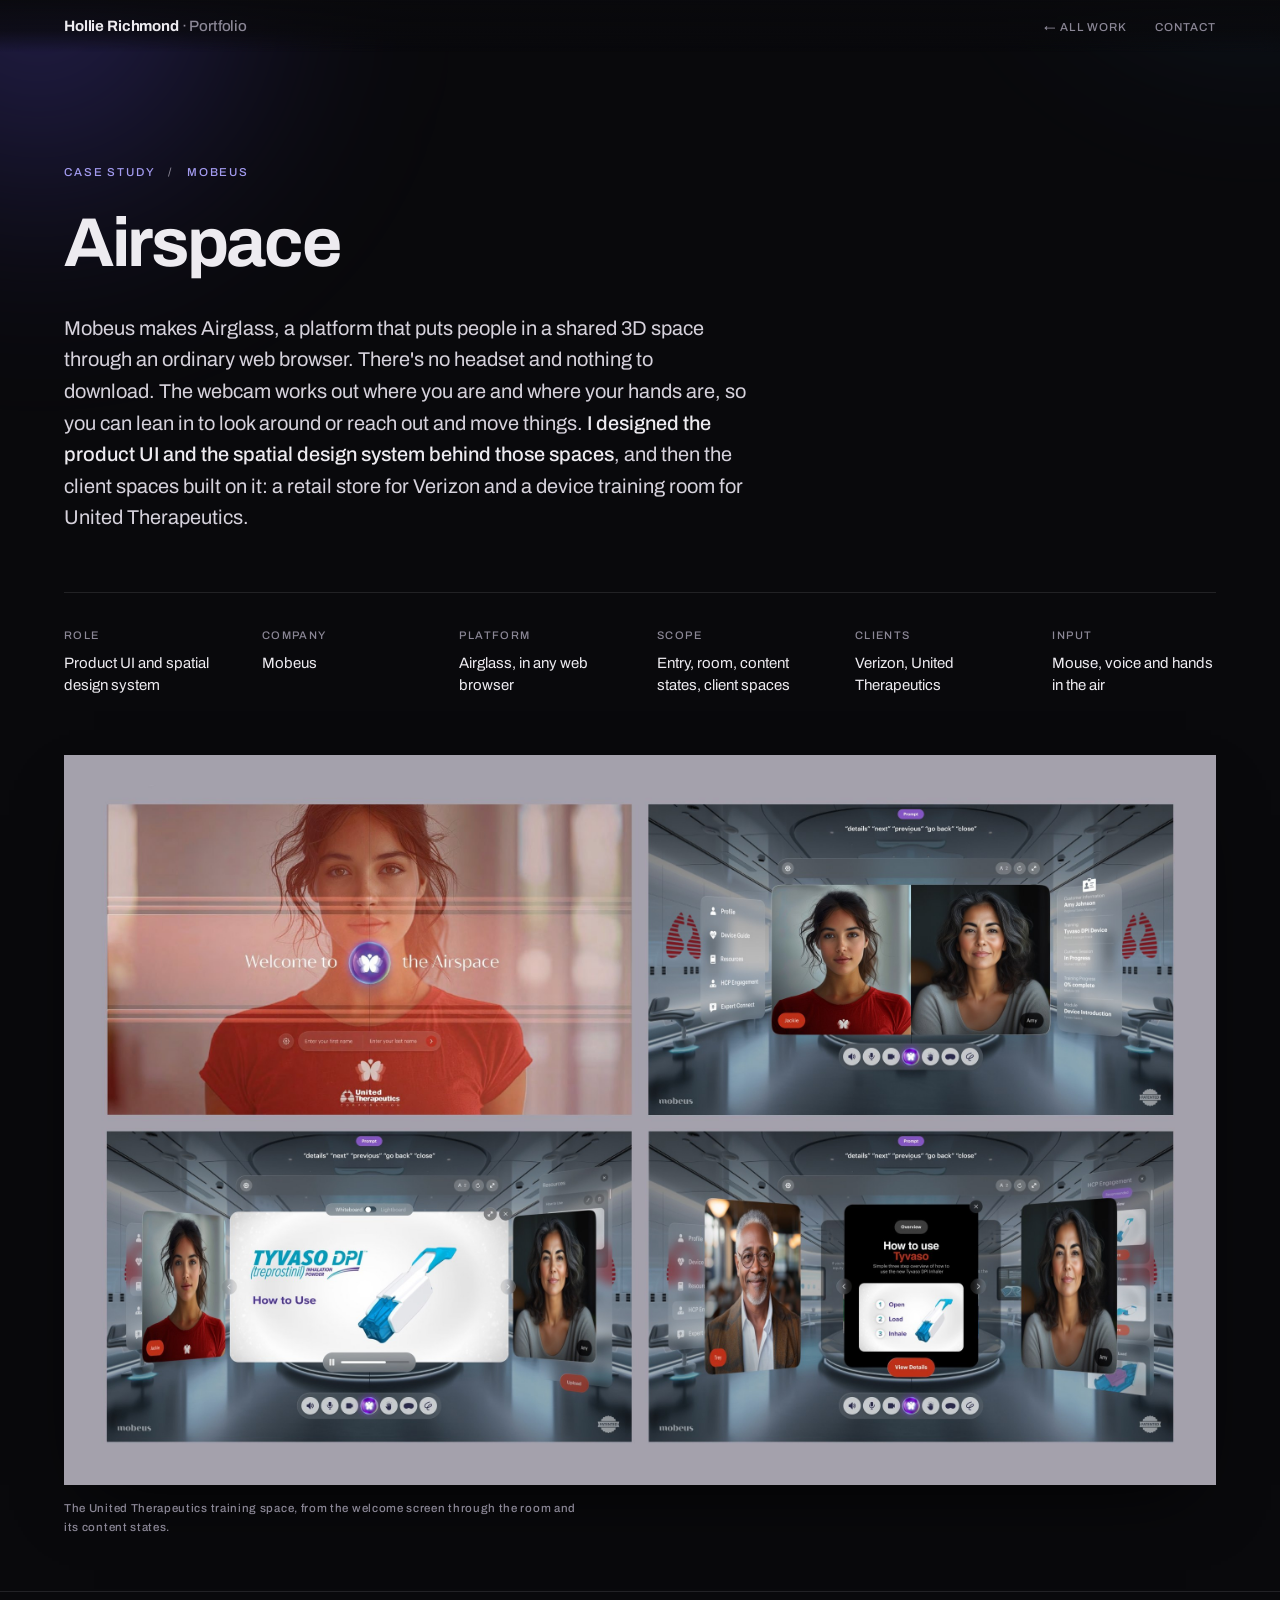
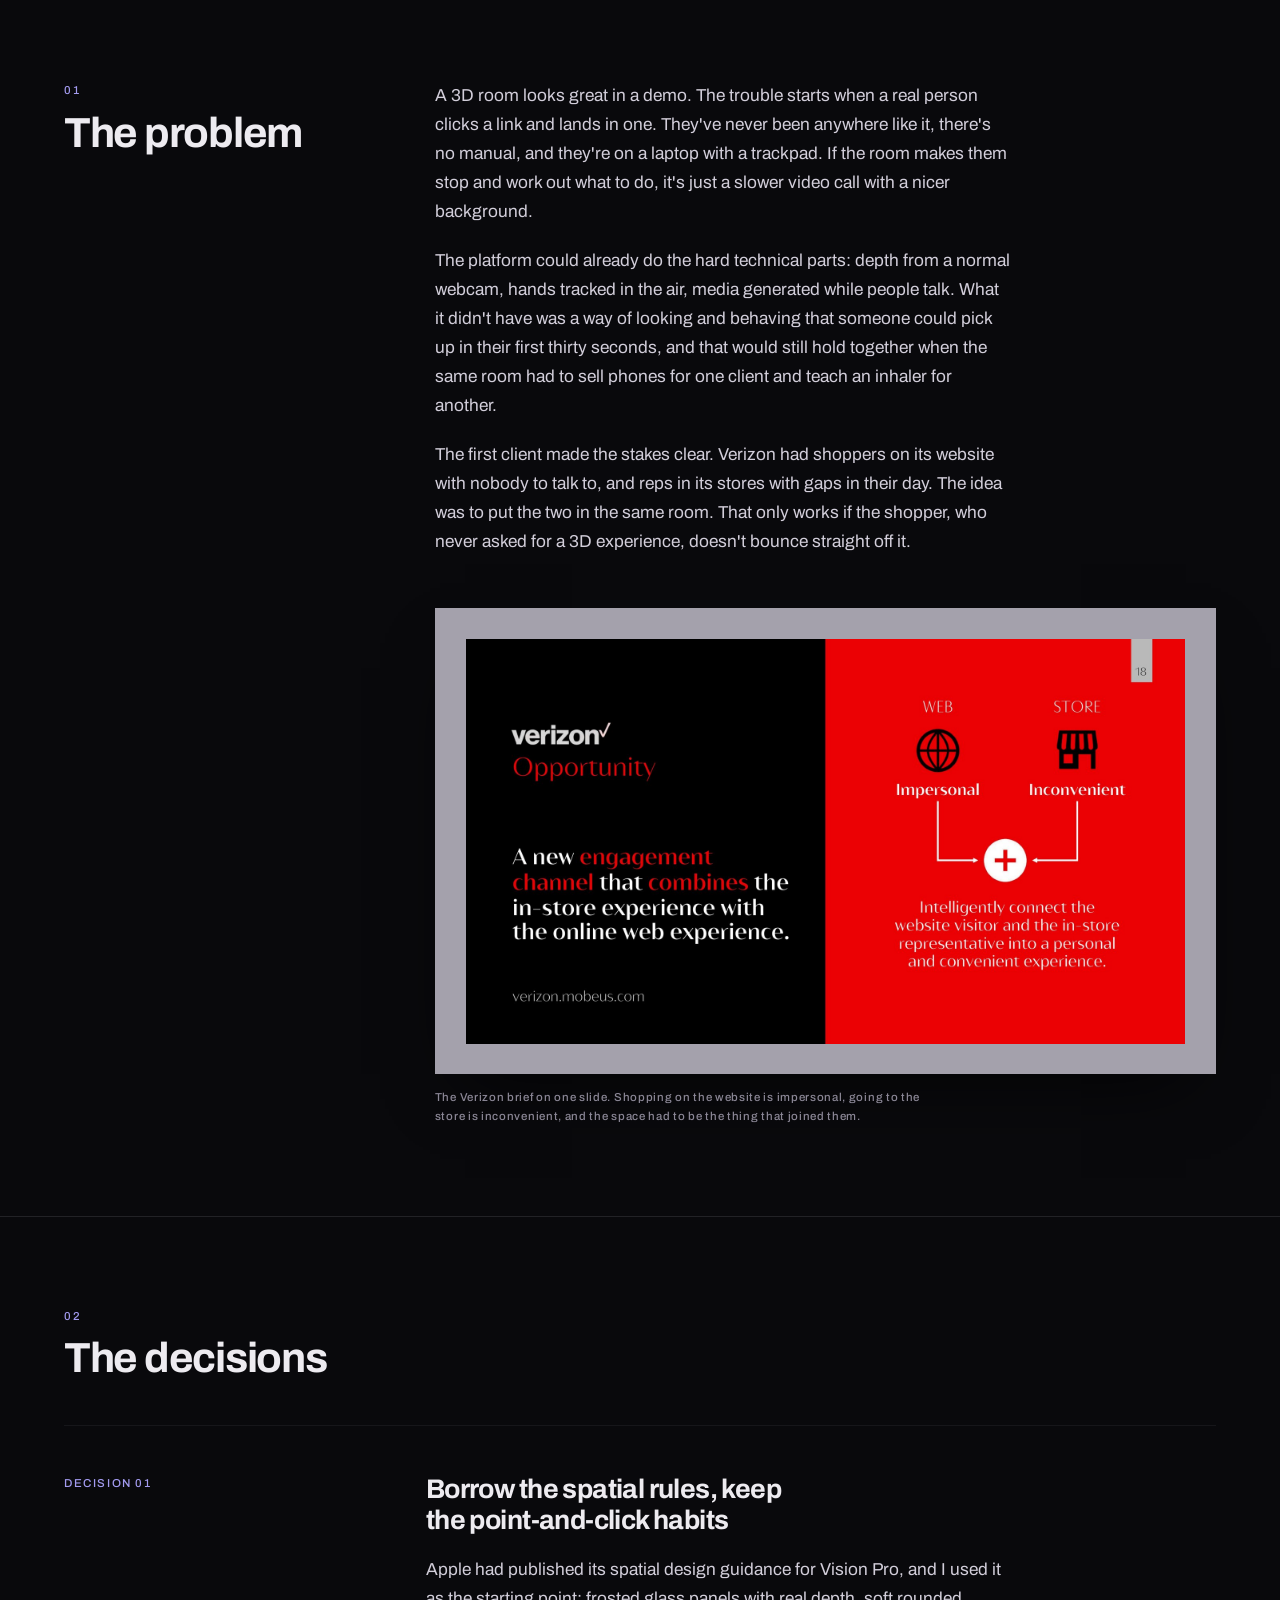
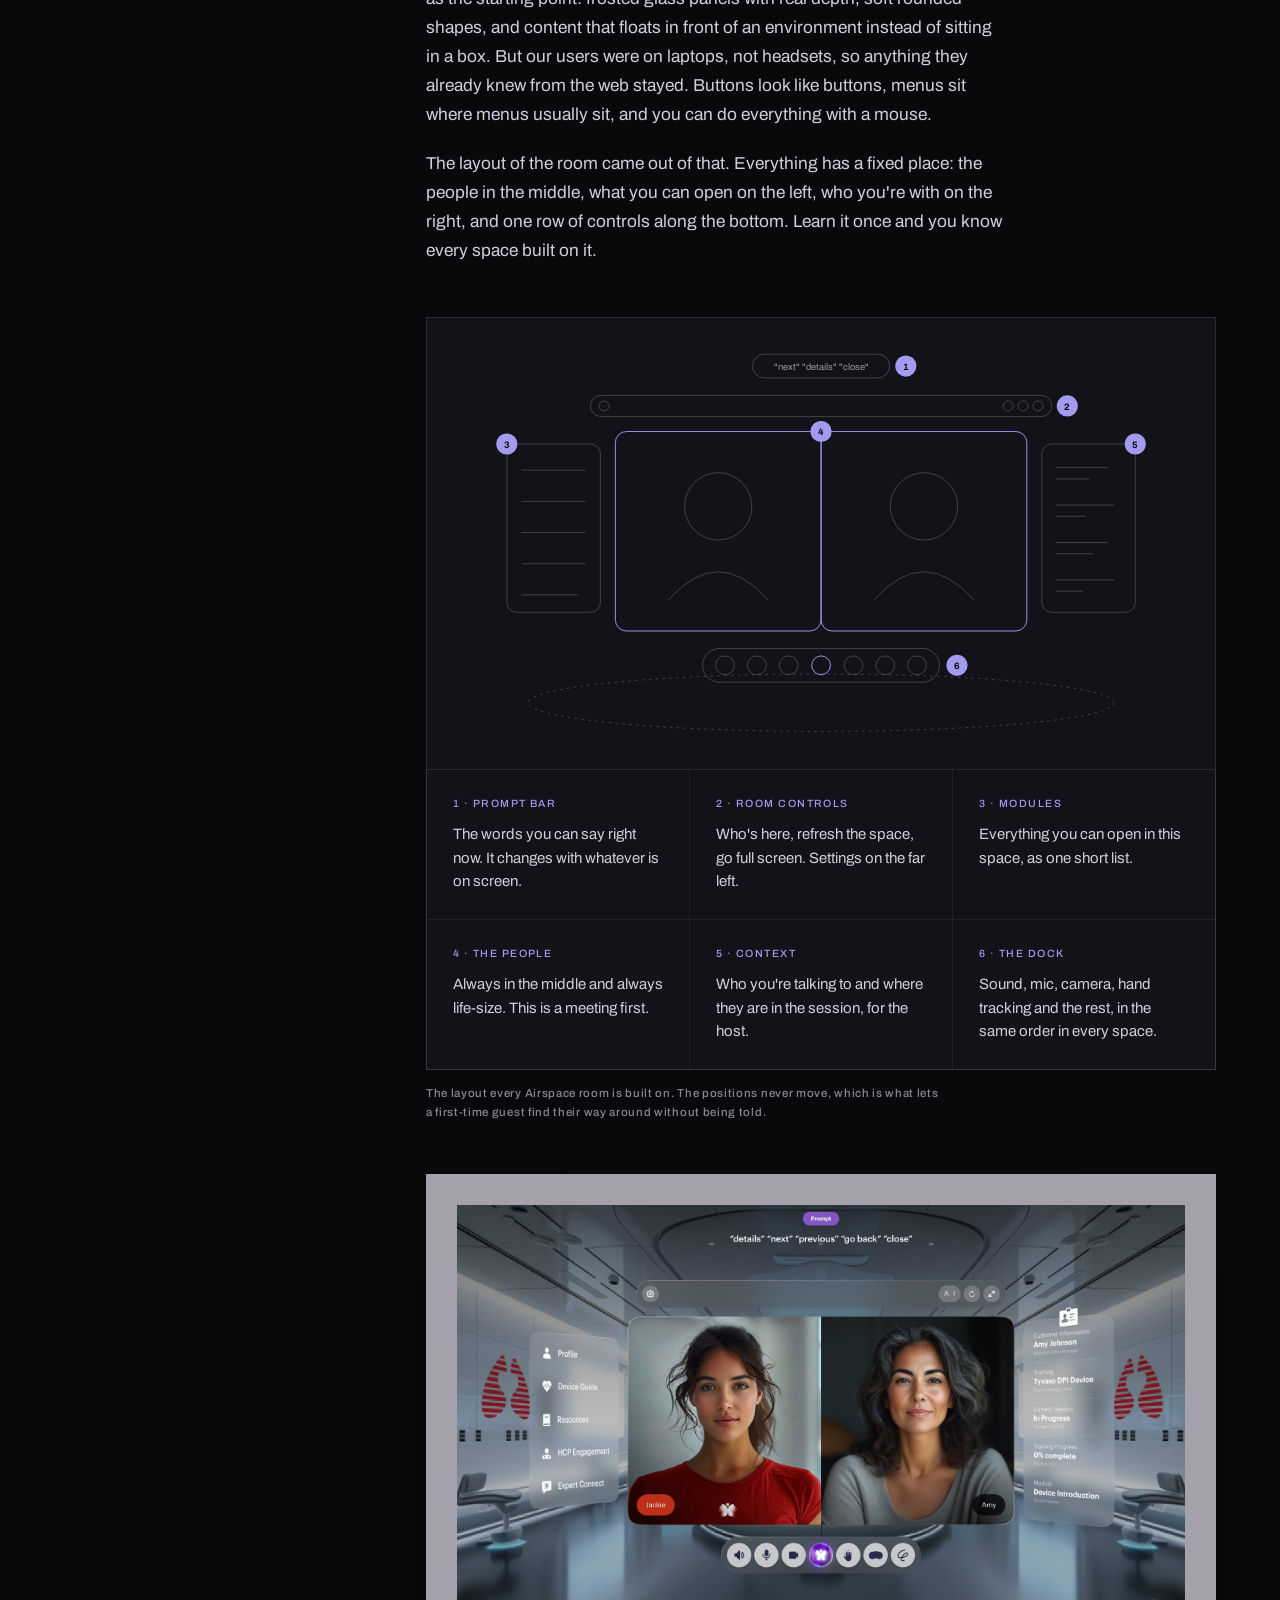
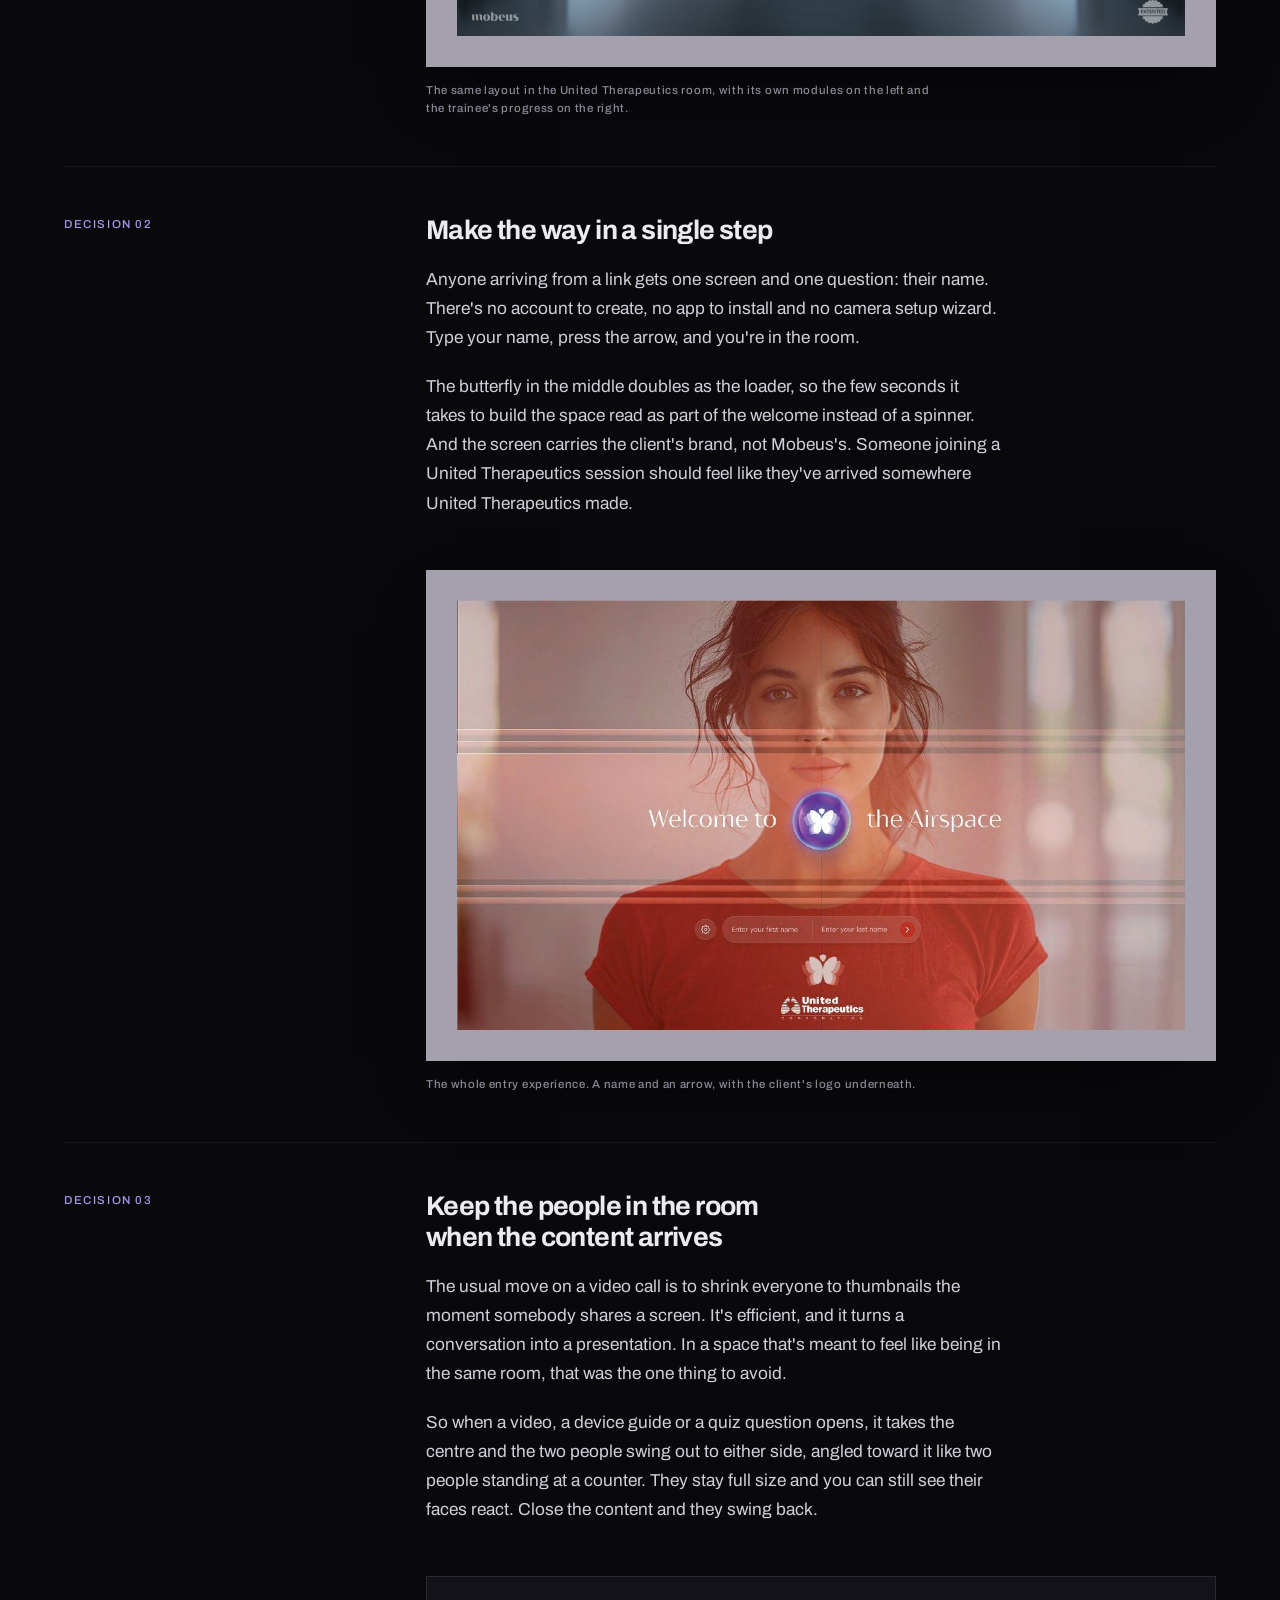
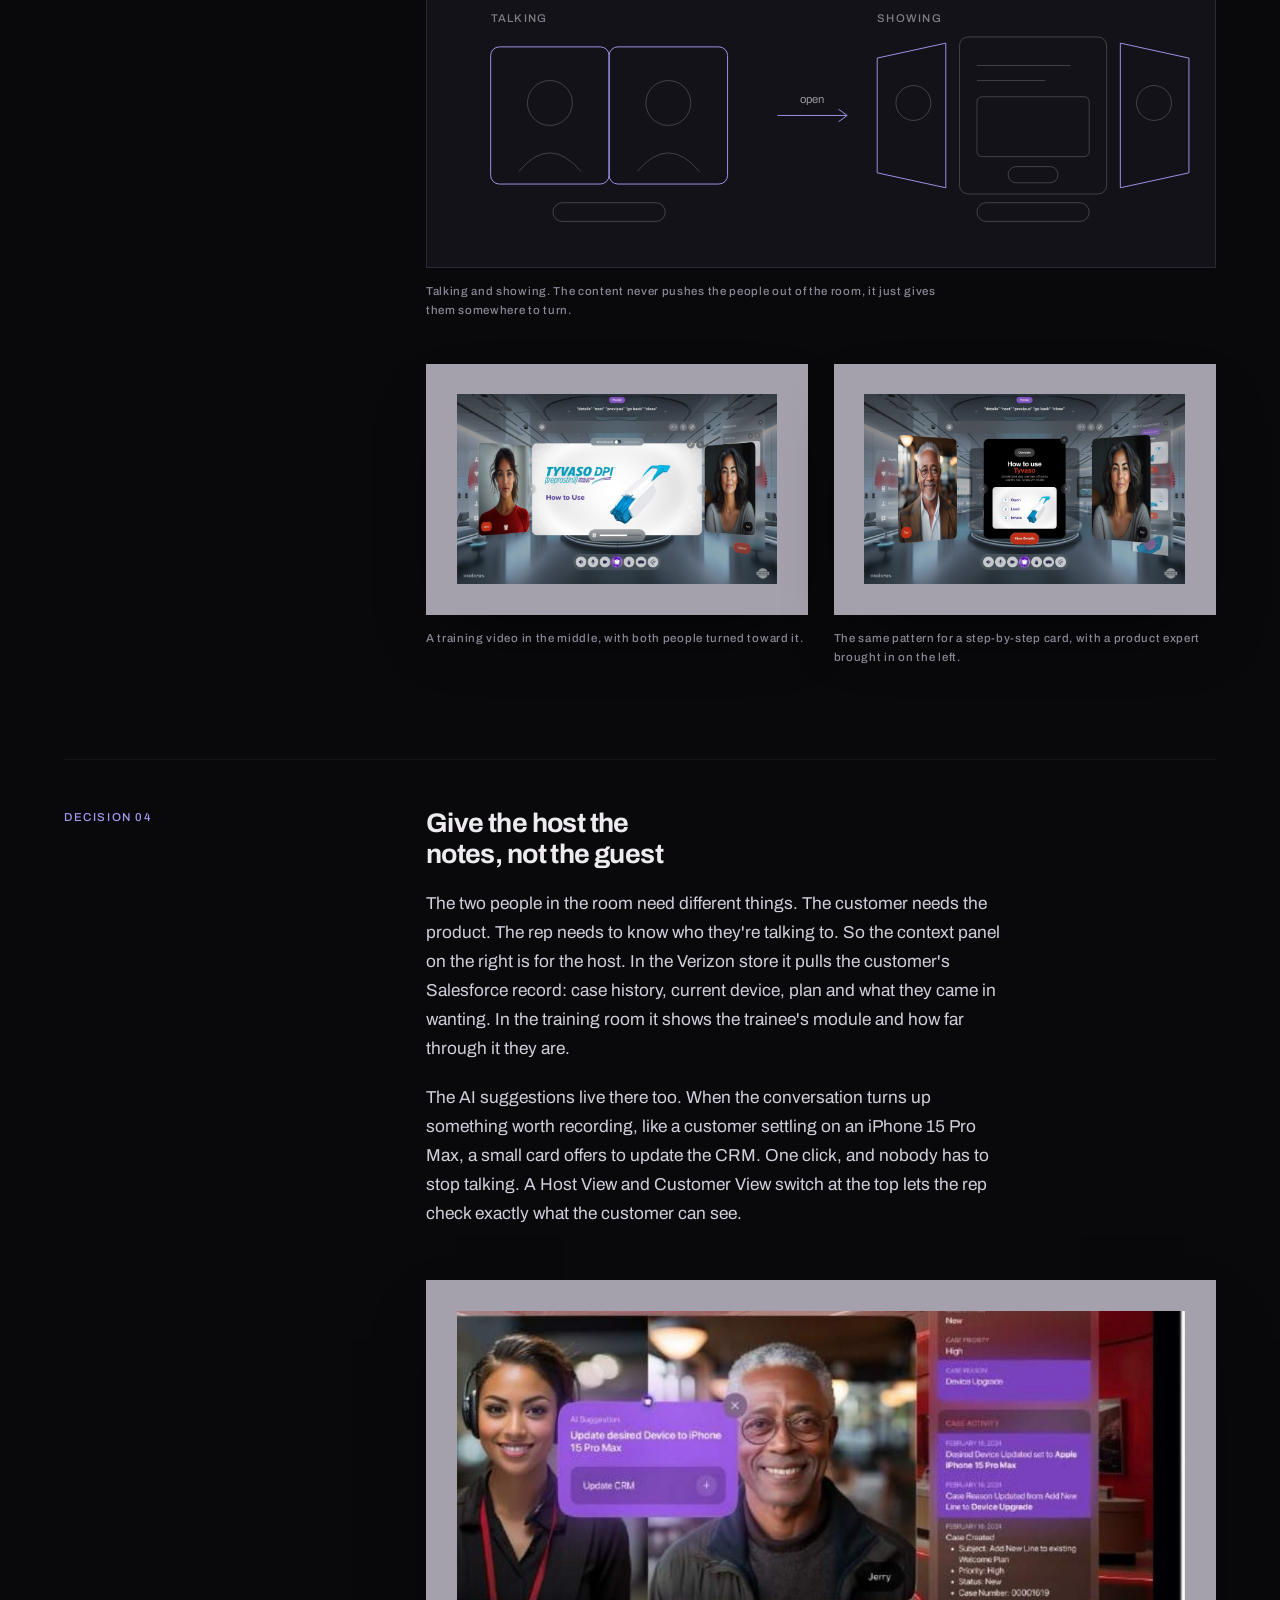
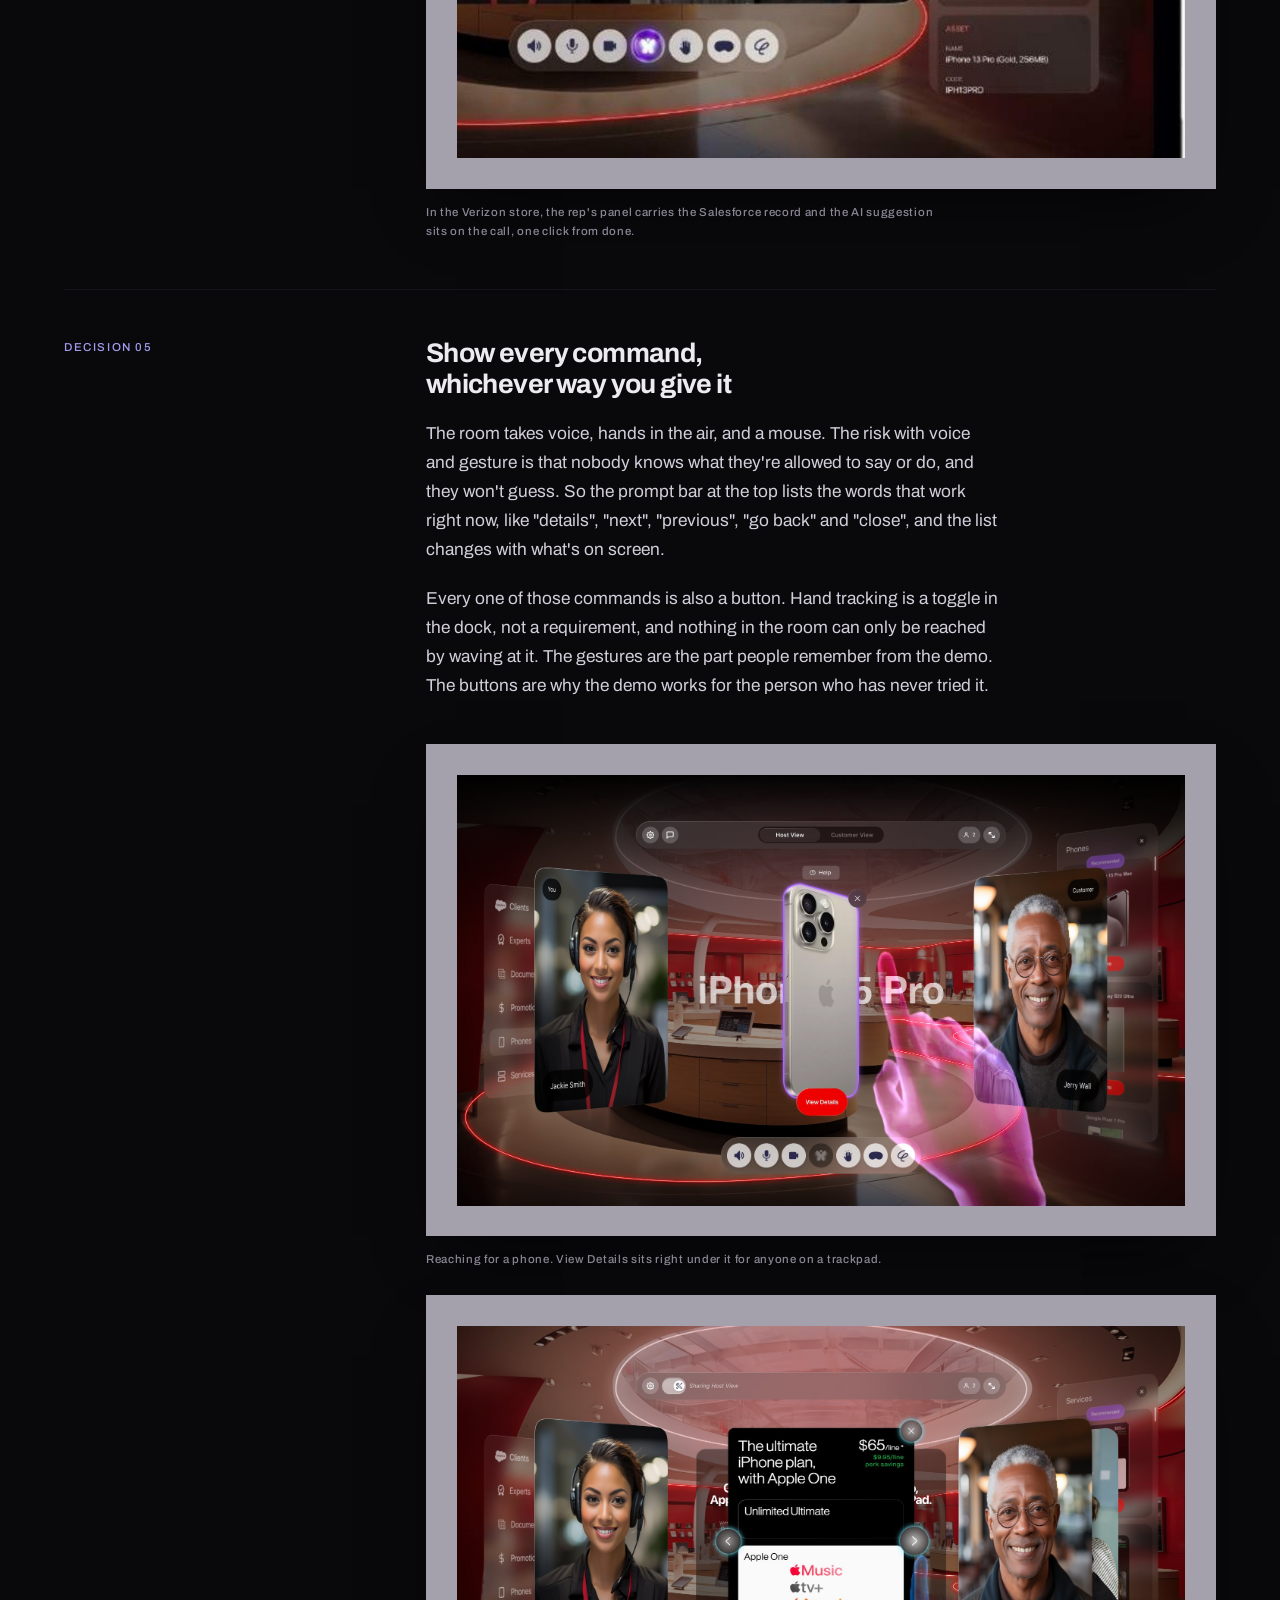
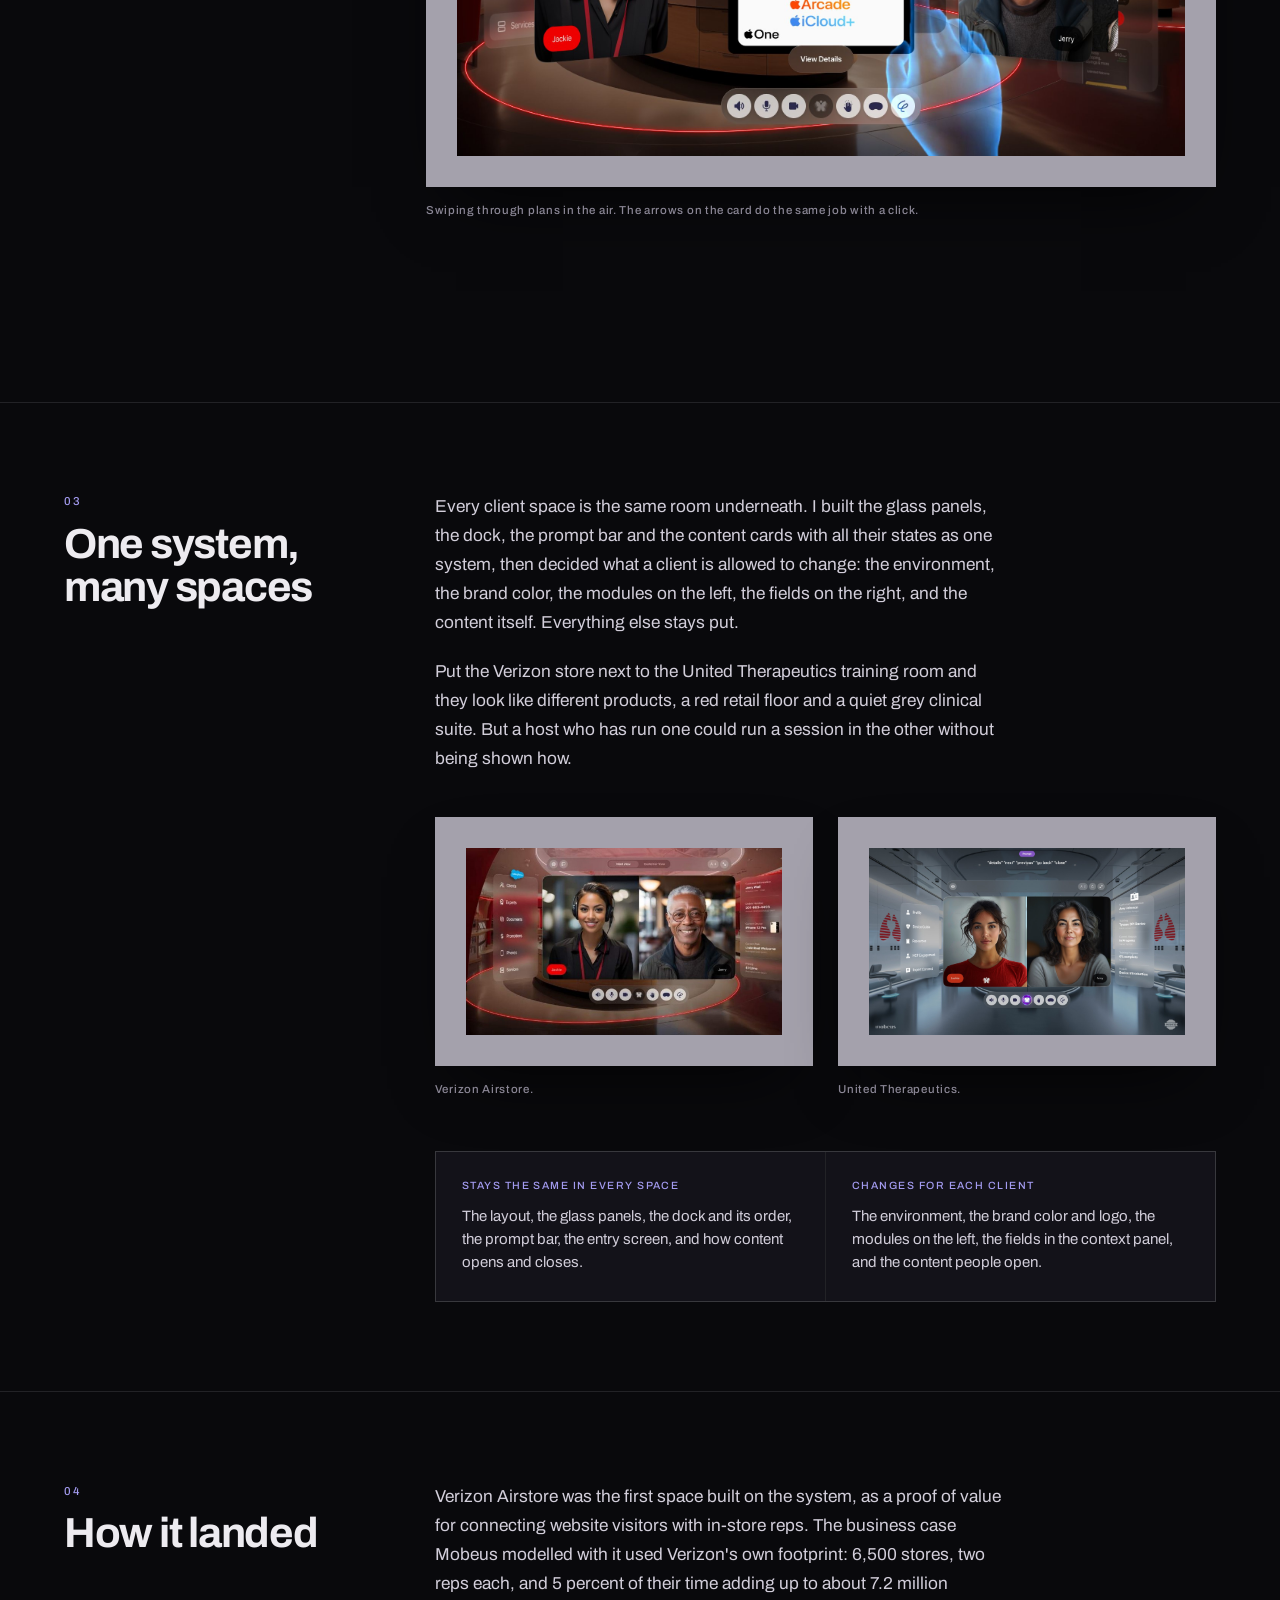
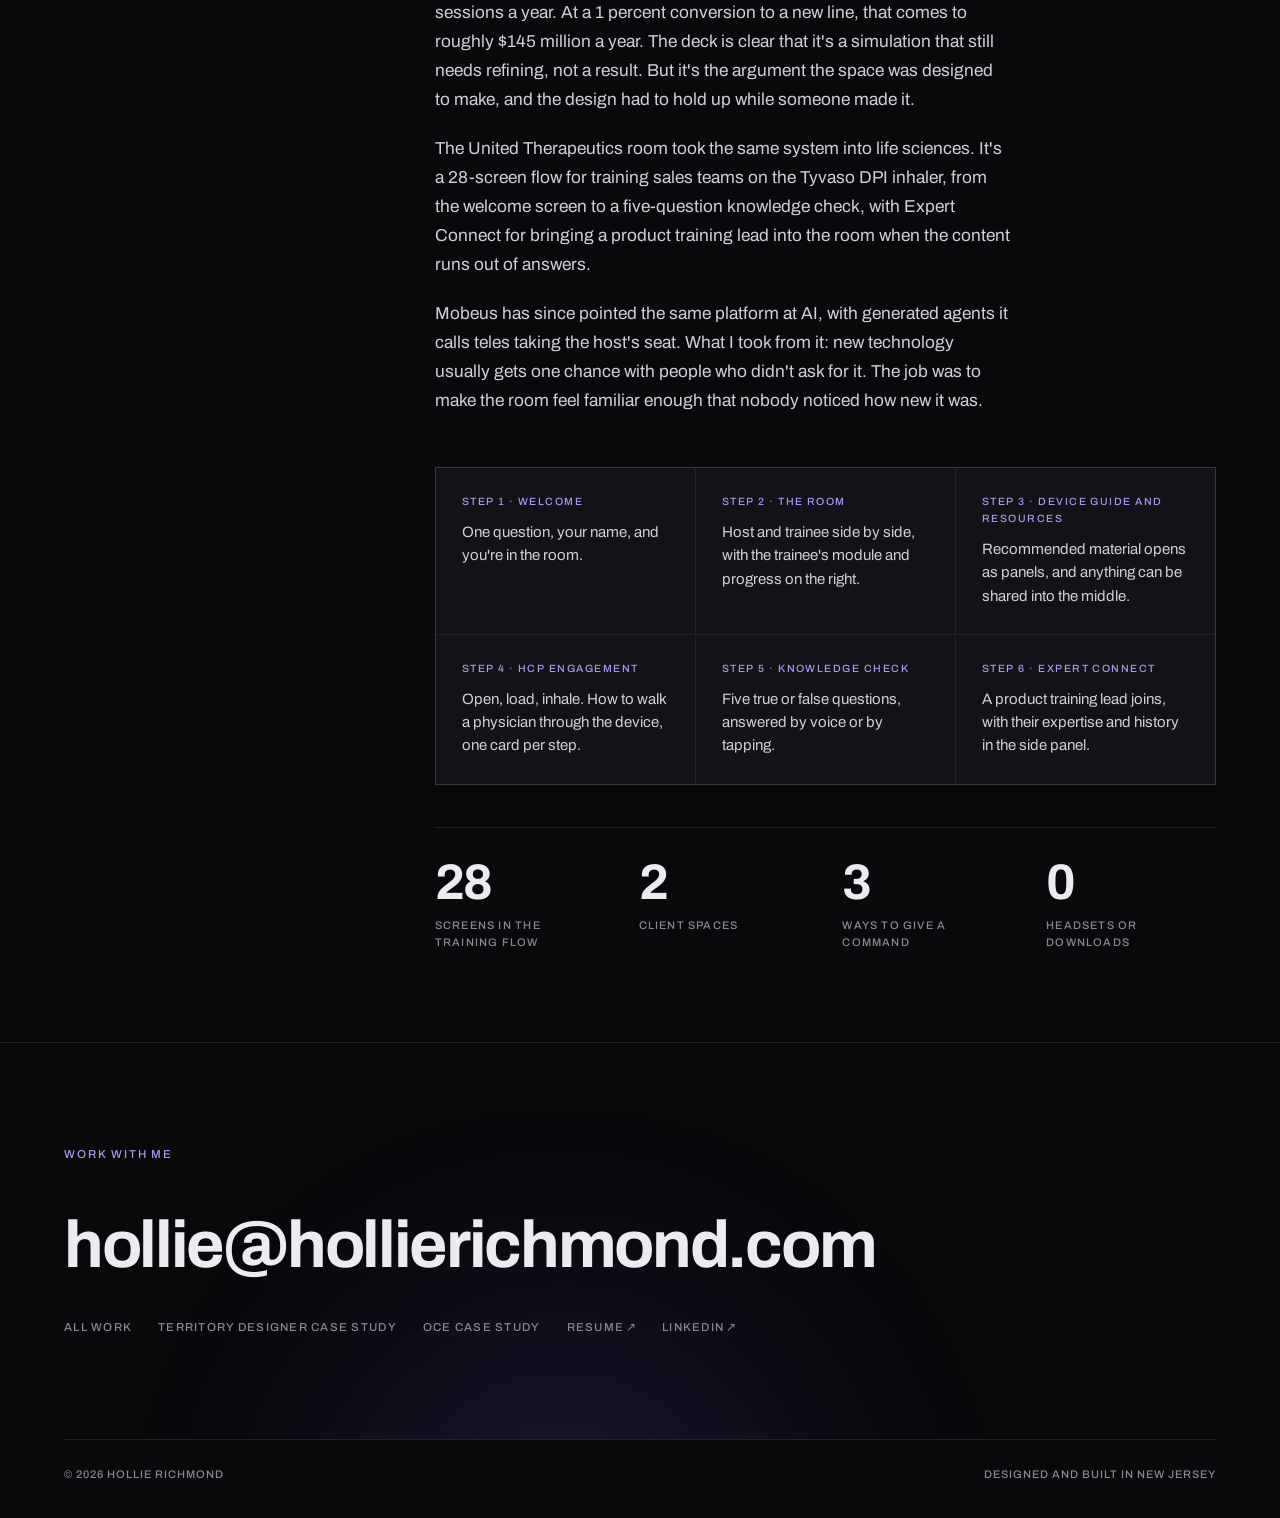
<file: dark/airspace.html>
<!doctype html>
<html lang="en">
<head>
<meta charset="utf-8">
<meta name="viewport" content="width=device-width,initial-scale=1,viewport-fit=cover">
<title>Airspace · Case study · Hollie Richmond</title>
<meta name="description" content="Case study: designing the product UI and spatial design system for Mobeus Airglass, and the Verizon and United Therapeutics spaces built on it.">
<link rel="icon" href="../favicon.svg" type="image/svg+xml">
<link rel="preconnect" href="https://fonts.googleapis.com">
<link rel="preconnect" href="https://fonts.gstatic.com" crossorigin>
<link rel="stylesheet" href="https://fonts.googleapis.com/css2?family=Archivo:wght@300;400;500;600;700;800&display=swap">
<style>
  :root{
    color-scheme: dark;
    --ink:#09090C;
    --ink-raised:#131219;
    --mat:#A4A1AC;
    --paper:#EDEBF0;
    --muted:#8B8796;
    --line:rgba(237,235,240,.11);
    --line-soft:rgba(237,235,240,.06);
    --accent:#A39BF0;
    --display:"Archivo","Helvetica Neue",Helvetica,Arial,sans-serif;
    --body:"Archivo","Helvetica Neue",Helvetica,Arial,sans-serif;
    --mono:"Archivo","Helvetica Neue",Helvetica,Arial,sans-serif;
    --gut:clamp(20px,5vw,72px);
    --rule:1px solid var(--line);
  }

  *{box-sizing:border-box}
  body{
    margin:0;background:var(--ink);color:var(--paper);
    font-family:var(--body);font-weight:400;font-size:16px;line-height:1.6;
    -webkit-font-smoothing:antialiased;overflow-x:hidden;
  }
  img{max-width:100%;display:block}
  a{color:inherit;text-decoration:none}
  ::selection{background:var(--accent);color:#0b0a10}
  :focus-visible{outline:2px solid var(--accent);outline-offset:3px;border-radius:2px}

  .wrap{width:100%;max-width:1440px;margin:0 auto;padding-inline:var(--gut)}
  .col{max-width:64ch}

  /* ---------- top bar ---------- */
  .bar{
    position:fixed;top:0;left:0;right:0;z-index:50;
    padding-top:calc(14px + env(safe-area-inset-top,0px));padding-bottom:14px;
    background:linear-gradient(to bottom,rgba(9,9,12,.92),rgba(9,9,12,.72) 60%,rgba(9,9,12,0));
    backdrop-filter:blur(10px);-webkit-backdrop-filter:blur(10px);
  }
  .bar-in{display:flex;align-items:baseline;justify-content:space-between;gap:10px 16px;flex-wrap:wrap}
  .sig{font-family:var(--display);font-weight:700;font-size:15px;letter-spacing:-.01em;white-space:nowrap}
  .sig span{color:var(--muted);font-weight:500;display:none}
  @media (min-width:520px){.sig span{display:inline}}
  .bar nav{display:flex;flex-wrap:wrap;justify-content:flex-end;gap:8px clamp(13px,2.5vw,28px);
    font-family:var(--mono);font-size:11.5px;font-weight:500;letter-spacing:.09em;text-transform:uppercase;color:var(--muted)}
  .bar nav a{transition:color .25s}
  .bar nav a:hover{color:var(--paper)}

  /* ---------- hero ---------- */
  .hero{position:relative;padding-block:clamp(120px,18vh,190px) clamp(40px,6vh,72px);overflow:hidden}
  .field{position:absolute;inset:-20% -10%;z-index:0;pointer-events:none}
  .orb{position:absolute;border-radius:50%;filter:blur(90px)}
  .orb.a{width:46vw;height:46vw;left:-10vw;top:2vh;background:radial-gradient(circle,#4A3FA8 0%,rgba(74,63,168,0) 70%);opacity:.5}
  .orb.b{width:36vw;height:36vw;right:-6vw;top:-8vh;background:radial-gradient(circle,#2E5C8A 0%,rgba(46,92,138,0) 70%);opacity:.4}
  .hero-in{position:relative;z-index:1}
  .eyebrow{
    font-family:var(--mono);font-size:11.5px;font-weight:500;letter-spacing:.16em;text-transform:uppercase;
    color:var(--accent);margin:0 0 clamp(16px,2.4vw,26px);
  }
  .eyebrow .sep{color:var(--muted);margin-inline:10px}
  h1{
    font-family:var(--display);font-weight:700;
    font-size:clamp(32px,5.4vw,72px);line-height:1.02;letter-spacing:-.034em;
    margin:0;max-width:15ch;text-wrap:balance;
  }
  .dek{
    margin:clamp(22px,3vw,34px) 0 0;color:#D6D2DC;max-width:62ch;
    font-size:clamp(16px,1.6vw,20px);line-height:1.58;
  }
  .dek strong{color:var(--paper);font-weight:500}

  .facts{
    display:grid;gap:18px 34px;grid-template-columns:repeat(auto-fit,minmax(150px,1fr));
    margin-top:clamp(34px,5vw,58px);padding-top:clamp(24px,3vw,34px);border-top:var(--rule);
  }
  .fact dt{
    font-family:var(--mono);font-size:11px;font-weight:500;letter-spacing:.13em;text-transform:uppercase;
    color:var(--muted);margin:0 0 7px;
  }
  .fact dd{margin:0;font-size:15px;line-height:1.5}

  /* ---------- plates and figures ---------- */
  .plate{
    background:var(--mat);padding:clamp(14px,2.4vw,34px);
    box-shadow:0 30px 70px -30px rgba(0,0,0,.85);
  }
  .plate img{width:100%;height:auto}
  .plate-cap,.figcap{
    font-family:var(--mono);font-size:11.5px;font-weight:500;letter-spacing:.06em;
    color:var(--muted);margin:14px 0 0;max-width:74ch;line-height:1.65;
  }
  .lead-plate{margin-top:clamp(30px,5vw,58px)}
  .duo{display:grid;gap:clamp(14px,2vw,26px);grid-template-columns:1fr;margin-block:clamp(26px,4vw,44px)}
  @media (min-width:760px){.duo{grid-template-columns:1fr 1fr}}

  figure{margin:0}
  .fig{margin:clamp(30px,4.5vw,52px) 0 0}
  .fig svg{
    width:100%;height:auto;display:block;
    color:var(--paper);
    background:var(--ink-raised);
    border:1px solid var(--line);
    padding:clamp(10px,1.6vw,20px);
  }
  .fig .sw-line{stroke:currentColor;stroke-opacity:.34}
  .fig .sw-box{fill:none;stroke:currentColor;stroke-opacity:.34}
  .fig .lab{fill:currentColor;font-family:var(--mono);font-size:13px;font-weight:600}
  .fig .sub{fill:currentColor;fill-opacity:.62;font-family:var(--mono);font-size:12px;font-weight:400}
  .fig .tiny{fill:currentColor;fill-opacity:.5;font-family:var(--mono);font-size:10.5px;font-weight:500;letter-spacing:.11em}
  .fig .acc{fill:#A39BF0;font-family:var(--mono);font-size:12px;font-weight:500}
  .fig .acc-line{stroke:#A39BF0}
  .fig .acc-box{fill:none;stroke:#A39BF0}

  /* ---------- user stories ---------- */
  .stories{
    display:grid;gap:1px;background:var(--line);
    border:1px solid var(--line);
    margin:clamp(30px,4.5vw,52px) 0 0;
  }
  @media (min-width:700px){.stories{grid-template-columns:1fr 1fr}}
  .story{background:var(--ink-raised);padding:clamp(18px,2.4vw,26px)}
  .story .who{
    display:block;font-family:var(--mono);font-size:10.5px;font-weight:500;
    letter-spacing:.14em;text-transform:uppercase;color:var(--accent);margin-bottom:10px;
  }
  .story p{margin:0;font-size:15px;line-height:1.56;color:#D2CEDA}

  /* ---------- body sections ---------- */
  main section{padding-block:clamp(44px,7vw,92px);border-top:var(--rule)}
  .grid{display:grid;gap:clamp(20px,3vw,54px);grid-template-columns:1fr;align-items:start}
  @media (min-width:900px){
    .grid{grid-template-columns:minmax(200px,1fr) minmax(0,2.35fr)}
    .grid > .sec-head{position:sticky;top:calc(96px + env(safe-area-inset-top,0px))}
  }
  .sec-head{display:flex;align-items:baseline;gap:14px;flex-wrap:wrap;margin:0 0 clamp(16px,2vw,0px)}
  @media (min-width:900px){.sec-head{flex-direction:column;gap:12px;margin-bottom:0}}
  .sec-n{font-family:var(--mono);font-size:11.5px;font-weight:500;letter-spacing:.14em;text-transform:uppercase;color:var(--accent)}
  h2{
    font-family:var(--display);font-weight:700;
    font-size:clamp(24px,3.4vw,42px);line-height:1.04;letter-spacing:-.03em;margin:0;text-wrap:balance;
  }
  p{margin:0 0 1.15em;color:#D2CEDA;font-size:clamp(15.5px,1.35vw,17.5px);line-height:1.68}
  p:last-child{margin-bottom:0}
  strong{color:var(--paper);font-weight:600}
  em{font-style:italic;color:var(--paper)}

  .pull{
    margin:clamp(30px,4.5vw,52px) 0;padding-left:clamp(18px,2.4vw,28px);
    border-left:2px solid var(--accent);
    font-family:var(--display);font-weight:600;
    font-size:clamp(19px,2.4vw,30px);line-height:1.24;letter-spacing:-.022em;
    color:var(--paper);max-width:24ch;
  }

  /* ---------- decisions ---------- */
  .dec{
    padding-block:clamp(30px,4vw,48px);border-top:1px solid var(--line-soft);
    display:grid;gap:clamp(12px,2vw,54px);grid-template-columns:1fr;align-items:start;
  }
  @media (min-width:900px){.dec{grid-template-columns:minmax(200px,1fr) minmax(0,2.35fr)}}
  .dec:first-of-type{border-top:0;padding-top:0}
  h3{
    font-family:var(--display);font-weight:700;
    font-size:clamp(19px,2.1vw,27px);line-height:1.16;letter-spacing:-.022em;
    margin:0 0 .7em;max-width:24ch;text-wrap:balance;
  }
  .evidence{
    margin-top:clamp(16px,2vw,22px);padding:clamp(14px,2vw,20px) clamp(16px,2.2vw,24px);
    background:var(--ink-raised);border-left:1px solid var(--line);
    font-size:14.5px;line-height:1.62;color:var(--muted);max-width:66ch;
  }
  .evidence b{
    display:block;font-family:var(--mono);font-size:10.5px;font-weight:500;
    letter-spacing:.14em;text-transform:uppercase;color:var(--accent);margin-bottom:8px;
  }

  .src{
    margin-top:clamp(26px,3.5vw,40px);padding-top:16px;border-top:1px solid var(--line-soft);
    font-family:var(--mono);font-size:11.5px;font-weight:500;line-height:1.7;
    letter-spacing:.04em;color:var(--muted);max-width:66ch;
  }
  .src a{color:var(--muted);border-bottom:1px solid var(--line);transition:color .25s,border-color .25s}
  .src a:hover{color:var(--accent);border-color:var(--accent)}

  .tally{
    display:grid;gap:22px 34px;grid-template-columns:repeat(auto-fit,minmax(130px,1fr));
    margin:clamp(26px,4vw,42px) 0 0;padding-top:clamp(22px,3vw,30px);border-top:var(--rule);
  }
  .tally div{min-width:0}
  .tally .num{
    display:block;font-family:var(--display);font-weight:700;
    font-size:clamp(30px,4vw,50px);line-height:1;letter-spacing:-.035em;color:var(--paper);
  }
  .tally .lab{
    display:block;margin-top:9px;font-family:var(--mono);font-size:11px;font-weight:500;
    letter-spacing:.11em;text-transform:uppercase;color:var(--muted);
  }

  /* ---------- foot ---------- */
  .endnote{padding-block:clamp(50px,8vw,110px);border-top:var(--rule);position:relative;overflow:hidden}
  .endnote .orb.d{
    position:absolute;width:52vw;height:52vw;left:18vw;bottom:-34vw;border-radius:50%;
    background:radial-gradient(circle,#5347B5 0%,rgba(83,71,181,0) 70%);opacity:.3;filter:blur(100px);pointer-events:none;
  }
  .endnote-in{position:relative;z-index:1}
  .mail-link{
    display:inline-block;font-family:var(--display);font-weight:700;
    font-size:clamp(24px,5.4vw,66px);line-height:1;letter-spacing:-.035em;margin:clamp(14px,2vw,22px) 0 0;
    word-break:break-word;
    background-image:linear-gradient(var(--accent),var(--accent));
    background-size:0 2px;background-position:0 100%;background-repeat:no-repeat;
    transition:background-size .45s cubic-bezier(.2,.7,.3,1),color .3s;
  }
  .mail-link:hover{background-size:100% 2px;color:var(--accent)}
  .elsewhere{
    display:flex;flex-wrap:wrap;gap:12px 26px;margin-top:clamp(24px,3.5vw,40px);
    font-family:var(--mono);font-size:11.5px;font-weight:500;letter-spacing:.11em;text-transform:uppercase;color:var(--muted);
  }
  .elsewhere a{transition:color .25s}
  .elsewhere a:hover{color:var(--accent)}
  .elsewhere a[target]::after{content:" ↗";letter-spacing:0}
  footer{
    padding-block:26px 34px;border-top:var(--rule);
    font-family:var(--mono);font-size:11px;font-weight:500;letter-spacing:.09em;text-transform:uppercase;color:var(--muted);
    display:flex;flex-wrap:wrap;gap:8px 22px;justify-content:space-between;
  }

  /* ---------- motion ---------- */
  .js [data-rise]{transform:translate3d(0,18px,0);transition:transform 1s cubic-bezier(.16,.84,.34,1)}
  .js [data-rise].in{transform:none}
  @media (prefers-reduced-motion:reduce){
    *{animation:none!important;transition-duration:.01ms!important}
    [data-rise]{transform:none!important}
  }

  /* ---------- airspace additions ---------- */
  .fig .mk circle{fill:#A39BF0}
  .fig .mk text{fill:#0b0a10;font-family:var(--mono);font-size:15px;font-weight:700}
  ol.stories{list-style:none;padding:0}
  .fig .legend{margin-top:0;border-top:0}
  @media (min-width:1000px){.stories.legend,.stories.flow{grid-template-columns:1fr 1fr 1fr}}
  .stories.flow{margin-top:clamp(30px,4.5vw,52px)}
  .duo.stack{grid-template-columns:1fr}
</style>
<meta name="robots" content="noindex">
</head>
<body>
<script>document.documentElement.classList.add('js');</script>

<header class="bar">
  <div class="wrap bar-in">
    <a class="sig" href="index.html">Hollie Richmond <span>&#183; Portfolio</span></a>
    <nav>
      <a href="index.html#work">&#8592; All work</a>
      <a href="index.html#contact">Contact</a>
    </nav>
  </div>
</header>

<main>

  <section class="hero">
    <div class="field" aria-hidden="true">
      <div class="orb a"></div>
      <div class="orb b"></div>
    </div>
    <div class="wrap hero-in">
      <p class="eyebrow">Case study <span class="sep">/</span> Mobeus</p>
      <h1>Airspace</h1>
      <p class="dek">Mobeus makes Airglass, a platform that puts people in a shared 3D space through an ordinary web browser. There's no headset and nothing to download. The webcam works out where you are and where your hands are, so you can lean in to look around or reach out and move things. <strong>I designed the product UI and the spatial design system behind those spaces</strong>, and then the client spaces built on it: a retail store for Verizon and a device training room for United Therapeutics.</p>

      <dl class="facts">
        <div class="fact"><dt>Role</dt><dd>Product UI and spatial design system</dd></div>
        <div class="fact"><dt>Company</dt><dd>Mobeus</dd></div>
        <div class="fact"><dt>Platform</dt><dd>Airglass, in any web browser</dd></div>
        <div class="fact"><dt>Scope</dt><dd>Entry, room, content states, client spaces</dd></div>
        <div class="fact"><dt>Clients</dt><dd>Verizon, United Therapeutics</dd></div>
        <div class="fact"><dt>Input</dt><dd>Mouse, voice and hands in the air</dd></div>
      </dl>

      <div class="lead-plate" data-rise>
        <div class="plate">
          <img src="../img/full/w07.jpg?v=2" alt="Four Airspace screens for United Therapeutics: a welcome screen asking for a first and last name, a 3D training room with two participants between a module menu and a context panel, a Tyvaso DPI how-to video with the participants angled to either side, and a three-step inhaler overview card." width="2600" height="1594" fetchpriority="high" decoding="async">
        </div>
        <p class="plate-cap">The United Therapeutics training space, from the welcome screen through the room and its content states.</p>
      </div>
    </div>
  </section>

  <section>
    <div class="wrap">
      <div class="grid">
        <div class="sec-head"><span class="sec-n">01</span><h2>The problem</h2></div>
        <div>
          <div class="col">
            <p>A 3D room looks great in a demo. The trouble starts when a real person clicks a link and lands in one. They've never been anywhere like it, there's no manual, and they're on a laptop with a trackpad. If the room makes them stop and work out what to do, it's just a slower video call with a nicer background.</p>
            <p>The platform could already do the hard technical parts: depth from a normal webcam, hands tracked in the air, media generated while people talk. What it didn't have was a way of looking and behaving that someone could pick up in their first thirty seconds, and that would still hold together when the same room had to sell phones for one client and teach an inhaler for another.</p>
            <p>The first client made the stakes clear. Verizon had shoppers on its website with nobody to talk to, and reps in its stores with gaps in their day. The idea was to put the two in the same room. That only works if the shopper, who never asked for a 3D experience, doesn't bounce straight off it.</p>
          </div>

          <figure class="fig" data-rise>
            <div class="plate"><img src="../img/airspace/vz-brief.jpg" alt="A Verizon slide titled Opportunity: a new engagement channel that combines the in-store experience with the online web experience. The web is marked impersonal, the store inconvenient, and a plus sign joins them into a personal and convenient experience." width="1800" height="1012" loading="lazy" decoding="async"></div>
            <figcaption class="figcap">The Verizon brief on one slide. Shopping on the website is impersonal, going to the store is inconvenient, and the space had to be the thing that joined them.</figcaption>
          </figure>
        </div>
      </div>
    </div>
  </section>

  <section>
    <div class="wrap">
      <div class="sec-head" style="margin-bottom:clamp(26px,4vw,44px)"><span class="sec-n">02</span><h2>The decisions</h2></div>

      <div class="dec" data-rise>
        <div class="sec-head"><span class="sec-n">Decision 01</span></div>
        <div>
          <h3>Borrow the spatial rules, keep the point-and-click habits</h3>
          <div class="col">
            <p>Apple had published its spatial design guidance for Vision Pro, and I used it as the starting point: frosted glass panels with real depth, soft rounded shapes, and content that floats in front of an environment instead of sitting in a box. But our users were on laptops, not headsets, so anything they already knew from the web stayed. Buttons look like buttons, menus sit where menus usually sit, and you can do everything with a mouse.</p>
            <p>The layout of the room came out of that. Everything has a fixed place: the people in the middle, what you can open on the left, who you're with on the right, and one row of controls along the bottom. Learn it once and you know every space built on it.</p>
          </div>

          <figure class="fig">
            <svg viewBox="0 0 1200 660" role="img" aria-labelledby="anat-t">
              <title id="anat-t">The layout of an Airspace room, numbered: 1 the prompt bar at the top, 2 the room controls, 3 the module menu on the left, 4 the participants in the middle, 5 the context panel on the right, 6 the dock of controls along the bottom.</title>
              <ellipse class="sw-box" cx="600" cy="585" rx="470" ry="46" stroke-dasharray="4 7"/>
              <rect class="sw-box" x="490" y="26" width="220" height="38" rx="19"/>
              <text class="sub" x="600" y="51" text-anchor="middle" style="font-size:15px">"next" "details" "close"</text>
              <rect class="sw-box" x="230" y="92" width="740" height="34" rx="17"/>
              <circle class="sw-box" cx="252" cy="109" r="8"/>
              <circle class="sw-box" cx="900" cy="109" r="8"/><circle class="sw-box" cx="924" cy="109" r="8"/><circle class="sw-box" cx="948" cy="109" r="8"/>
              <rect class="sw-box" x="96" y="170" width="150" height="270" rx="16"/>
              <line class="sw-line" x1="120" y1="212" x2="222" y2="212"/><line class="sw-line" x1="120" y1="262" x2="222" y2="262"/><line class="sw-line" x1="120" y1="312" x2="222" y2="312"/><line class="sw-line" x1="120" y1="362" x2="222" y2="362"/><line class="sw-line" x1="120" y1="412" x2="210" y2="412"/>
              <rect class="acc-box" x="270" y="150" width="330" height="320" rx="18" stroke-width="1.5"/>
              <rect class="acc-box" x="600" y="150" width="330" height="320" rx="18" stroke-width="1.5"/>
              <circle class="sw-box" cx="435" cy="270" r="54"/><path class="sw-box" d="M355 420 q80 -90 160 0"/>
              <circle class="sw-box" cx="765" cy="270" r="54"/><path class="sw-box" d="M685 420 q80 -90 160 0"/>
              <rect class="sw-box" x="954" y="170" width="150" height="270" rx="16"/>
              <line class="sw-line" x1="976" y1="208" x2="1060" y2="208"/><line class="sw-line" x1="976" y1="226" x2="1030" y2="226"/>
              <line class="sw-line" x1="976" y1="268" x2="1070" y2="268"/><line class="sw-line" x1="976" y1="286" x2="1024" y2="286"/>
              <line class="sw-line" x1="976" y1="328" x2="1060" y2="328"/><line class="sw-line" x1="976" y1="346" x2="1036" y2="346"/>
              <line class="sw-line" x1="976" y1="388" x2="1070" y2="388"/><line class="sw-line" x1="976" y1="406" x2="1020" y2="406"/>
              <rect class="sw-box" x="410" y="498" width="380" height="54" rx="27"/>
              <circle class="sw-box" cx="446" cy="525" r="15"/><circle class="sw-box" cx="497" cy="525" r="15"/><circle class="sw-box" cx="548" cy="525" r="15"/>
              <circle class="acc-box" cx="600" cy="525" r="15" stroke-width="1.5"/>
              <circle class="sw-box" cx="652" cy="525" r="15"/><circle class="sw-box" cx="703" cy="525" r="15"/><circle class="sw-box" cx="754" cy="525" r="15"/>
              <g class="mk">
                <circle cx="736" cy="45" r="17"/><text x="736" y="51" text-anchor="middle">1</text>
                <circle cx="995" cy="109" r="17"/><text x="995" y="115" text-anchor="middle">2</text>
                <circle cx="96" cy="170" r="17"/><text x="96" y="176" text-anchor="middle">3</text>
                <circle cx="600" cy="150" r="17"/><text x="600" y="156" text-anchor="middle">4</text>
                <circle cx="1104" cy="170" r="17"/><text x="1104" y="176" text-anchor="middle">5</text>
                <circle cx="818" cy="525" r="17"/><text x="818" y="531" text-anchor="middle">6</text>
              </g>
            </svg>
            <ol class="stories legend">
              <li class="story"><span class="who">1 · Prompt bar</span><p>The words you can say right now. It changes with whatever is on screen.</p></li>
              <li class="story"><span class="who">2 · Room controls</span><p>Who's here, refresh the space, go full screen. Settings on the far left.</p></li>
              <li class="story"><span class="who">3 · Modules</span><p>Everything you can open in this space, as one short list.</p></li>
              <li class="story"><span class="who">4 · The people</span><p>Always in the middle and always life-size. This is a meeting first.</p></li>
              <li class="story"><span class="who">5 · Context</span><p>Who you're talking to and where they are in the session, for the host.</p></li>
              <li class="story"><span class="who">6 · The dock</span><p>Sound, mic, camera, hand tracking and the rest, in the same order in every space.</p></li>
            </ol>
            <figcaption class="figcap">The layout every Airspace room is built on. The positions never move, which is what lets a first-time guest find their way around without being told.</figcaption>
          </figure>

          <figure class="fig">
            <div class="plate"><img src="../img/airspace/airspace-ut-room.jpg" alt="The United Therapeutics training room: two participants, Jackie and Amy, side by side in the middle of a grey clinical suite, a menu on the left with Profile, Device Guide, Resources, HCP Engagement and Expert Connect, a context panel on the right showing Amy's training module and progress, and the dock of round controls below." width="1920" height="1135" loading="lazy" decoding="async"></div>
            <figcaption class="figcap">The same layout in the United Therapeutics room, with its own modules on the left and the trainee's progress on the right.</figcaption>
          </figure>
        </div>
      </div>

      <div class="dec" data-rise>
        <div class="sec-head"><span class="sec-n">Decision 02</span></div>
        <div>
          <h3>Make the way in a single step</h3>
          <div class="col">
            <p>Anyone arriving from a link gets one screen and one question: their name. There's no account to create, no app to install and no camera setup wizard. Type your name, press the arrow, and you're in the room.</p>
            <p>The butterfly in the middle doubles as the loader, so the few seconds it takes to build the space read as part of the welcome instead of a spinner. And the screen carries the client's brand, not Mobeus's. Someone joining a United Therapeutics session should feel like they've arrived somewhere United Therapeutics made.</p>
          </div>

          <figure class="fig">
            <div class="plate"><img src="../img/airspace/ut-welcome.jpg" alt="The welcome screen: Welcome to the Airspace, set around a glowing butterfly mark over a softly tinted video of a woman, with a single row asking for first and last name and an arrow button, and the United Therapeutics logo below." width="1250" height="738" loading="lazy" decoding="async"></div>
            <figcaption class="figcap">The whole entry experience. A name and an arrow, with the client's logo underneath.</figcaption>
          </figure>
        </div>
      </div>

      <div class="dec" data-rise>
        <div class="sec-head"><span class="sec-n">Decision 03</span></div>
        <div>
          <h3>Keep the people in the room when the content arrives</h3>
          <div class="col">
            <p>The usual move on a video call is to shrink everyone to thumbnails the moment somebody shares a screen. It's efficient, and it turns a conversation into a presentation. In a space that's meant to feel like being in the same room, that was the one thing to avoid.</p>
            <p>So when a video, a device guide or a quiz question opens, it takes the centre and the two people swing out to either side, angled toward it like two people standing at a counter. They stay full size and you can still see their faces react. Close the content and they swing back.</p>
          </div>

          <figure class="fig">
            <svg viewBox="0 0 1200 400" role="img" aria-labelledby="state-t">
              <title id="state-t">Two states of the room. Talking: the two participants sit side by side in the middle. Showing: a content card takes the middle and the participants turn to face it from either side.</title>
              <text class="tiny" x="70" y="40" style="font-size:18px">TALKING</text>
              <rect class="acc-box" x="70" y="80" width="190" height="220" rx="14" stroke-width="1.5"/>
              <rect class="acc-box" x="260" y="80" width="190" height="220" rx="14" stroke-width="1.5"/>
              <circle class="sw-box" cx="165" cy="170" r="36"/><path class="sw-box" d="M115 280 q50 -60 100 0"/>
              <circle class="sw-box" cx="355" cy="170" r="36"/><path class="sw-box" d="M305 280 q50 -60 100 0"/>
              <rect class="sw-box" x="170" y="330" width="180" height="30" rx="15"/>
              <line class="acc-line" x1="530" y1="190" x2="640" y2="190" stroke-width="1.5"/>
              <path d="M628 180 L642 190 L628 200" fill="none" class="acc-line" stroke-width="1.5"/>
              <text class="sub" x="585" y="170" text-anchor="middle" style="font-size:18px">open</text>
              <text class="tiny" x="690" y="40" style="font-size:18px">SHOWING</text>
              <polygon class="acc-box" points="690,98 800,74 800,306 690,282" stroke-width="1.5"/>
              <circle class="sw-box" cx="748" cy="170" r="28"/>
              <rect class="sw-box" x="822" y="64" width="236" height="252" rx="14"/>
              <line class="sw-line" x1="850" y1="110" x2="1000" y2="110"/><line class="sw-line" x1="850" y1="134" x2="960" y2="134"/>
              <rect class="sw-box" x="850" y="160" width="180" height="96" rx="8"/>
              <rect class="sw-box" x="900" y="272" width="80" height="26" rx="13"/>
              <polygon class="acc-box" points="1080,74 1190,98 1190,282 1080,306" stroke-width="1.5"/>
              <circle class="sw-box" cx="1134" cy="170" r="28"/>
              <rect class="sw-box" x="850" y="330" width="180" height="30" rx="15"/>
            </svg>
            <figcaption class="figcap">Talking and showing. The content never pushes the people out of the room, it just gives them somewhere to turn.</figcaption>
          </figure>

          <div class="duo">
            <figure>
              <div class="plate"><img src="../img/airspace/ut-content.jpg?v=2" alt="A Tyvaso DPI How to Use video playing in the centre of the room, with Jackie angled on the left and Amy angled on the right, a Whiteboard and Lightboard toggle above the video and a resources panel behind." width="1920" height="1135" loading="lazy" decoding="async"></div>
              <figcaption class="figcap">A training video in the middle, with both people turned toward it.</figcaption>
            </figure>
            <figure>
              <div class="plate"><img src="../img/airspace/ut-overview.jpg?v=2" alt="A dark overview card titled How to use Tyvaso with three steps, open, load and inhale, and a View Details button, between a product training lead on the left and Amy on the right, with the HCP Engagement panel behind." width="1920" height="1135" loading="lazy" decoding="async"></div>
              <figcaption class="figcap">The same pattern for a step-by-step card, with a product expert brought in on the left.</figcaption>
            </figure>
          </div>
        </div>
      </div>

      <div class="dec" data-rise>
        <div class="sec-head"><span class="sec-n">Decision 04</span></div>
        <div>
          <h3>Give the host the notes, not the guest</h3>
          <div class="col">
            <p>The two people in the room need different things. The customer needs the product. The rep needs to know who they're talking to. So the context panel on the right is for the host. In the Verizon store it pulls the customer's Salesforce record: case history, current device, plan and what they came in wanting. In the training room it shows the trainee's module and how far through it they are.</p>
            <p>The AI suggestions live there too. When the conversation turns up something worth recording, like a customer settling on an iPhone 15 Pro Max, a small card offers to update the CRM. One click, and nobody has to stop talking. A Host View and Customer View switch at the top lets the rep check exactly what the customer can see.</p>
          </div>

          <figure class="fig">
            <div class="plate"><img src="../img/airspace/vz-crm.jpg" alt="The Verizon room: a rep and a customer side by side, a purple AI suggestion card reading Update desired device to iPhone 15 Pro Max with an Update CRM button, and a Salesforce panel on the right listing case priority, reason and recent case activity." width="924" height="567" loading="lazy" decoding="async"></div>
            <figcaption class="figcap">In the Verizon store, the rep's panel carries the Salesforce record and the AI suggestion sits on the call, one click from done.</figcaption>
          </figure>
        </div>
      </div>

      <div class="dec" data-rise>
        <div class="sec-head"><span class="sec-n">Decision 05</span></div>
        <div>
          <h3>Show every command, whichever way you give it</h3>
          <div class="col">
            <p>The room takes voice, hands in the air, and a mouse. The risk with voice and gesture is that nobody knows what they're allowed to say or do, and they won't guess. So the prompt bar at the top lists the words that work right now, like "details", "next", "previous", "go back" and "close", and the list changes with what's on screen.</p>
            <p>Every one of those commands is also a button. Hand tracking is a toggle in the dock, not a requirement, and nothing in the room can only be reached by waving at it. The gestures are the part people remember from the demo. The buttons are why the demo works for the person who has never tried it.</p>
          </div>

          <div class="duo stack">
            <figure>
              <div class="plate"><img src="../img/airspace/airspace-vz-gesture-phone.jpg" alt="The Verizon store room: a glowing hand reaches toward an iPhone 15 Pro floating in the centre, with a View Details button beneath it, a Help label above, and the rep and customer on angled panels to either side." width="1920" height="1135" loading="lazy" decoding="async"></div>
              <figcaption class="figcap">Reaching for a phone. View Details sits right under it for anyone on a trackpad.</figcaption>
            </figure>
            <figure>
              <div class="plate"><img src="../img/airspace/airspace-vz-gesture-plan.jpg" alt="The Verizon store room: a hand in the air swipes through a plan card for Unlimited Ultimate with Apple One, with left and right arrows on the card, a View Details button, and Sharing Host View switched on in the toolbar." width="1920" height="1135" loading="lazy" decoding="async"></div>
              <figcaption class="figcap">Swiping through plans in the air. The arrows on the card do the same job with a click.</figcaption>
            </figure>
          </div>
        </div>
      </div>
    </div>
  </section>

  <section>
    <div class="wrap">
      <div class="grid">
        <div class="sec-head"><span class="sec-n">03</span><h2>One system, many spaces</h2></div>
        <div>
          <div class="col">
            <p>Every client space is the same room underneath. I built the glass panels, the dock, the prompt bar and the content cards with all their states as one system, then decided what a client is allowed to change: the environment, the brand color, the modules on the left, the fields on the right, and the content itself. Everything else stays put.</p>
            <p>Put the Verizon store next to the United Therapeutics training room and they look like different products, a red retail floor and a quiet grey clinical suite. But a host who has run one could run a session in the other without being shown how.</p>
          </div>

          <div class="duo">
            <figure>
              <div class="plate"><img src="../img/airspace/vz-room.jpg" alt="The Verizon Airstore room: a rep and a customer side by side over a red store floor, a menu on the left with Clients, Experts, Documents, Promotions, Phones and Services, customer details on the right, and the dock below." width="1114" height="658" loading="lazy" decoding="async"></div>
              <figcaption class="figcap">Verizon Airstore.</figcaption>
            </figure>
            <figure>
              <div class="plate"><img src="../img/airspace/airspace-ut-room.jpg" alt="The United Therapeutics room with the same layout: participants in the middle, a module menu on the left, training progress on the right and the dock below, in a grey clinical suite." width="1920" height="1135" loading="lazy" decoding="async"></div>
              <figcaption class="figcap">United Therapeutics.</figcaption>
            </figure>
          </div>

          <div class="stories">
            <div class="story"><span class="who">Stays the same in every space</span><p>The layout, the glass panels, the dock and its order, the prompt bar, the entry screen, and how content opens and closes.</p></div>
            <div class="story"><span class="who">Changes for each client</span><p>The environment, the brand color and logo, the modules on the left, the fields in the context panel, and the content people open.</p></div>
          </div>
        </div>
      </div>
    </div>
  </section>

  <section>
    <div class="wrap">
      <div class="grid">
        <div class="sec-head"><span class="sec-n">04</span><h2>How it landed</h2></div>
        <div>
          <div class="col">
            <p>Verizon Airstore was the first space built on the system, as a proof of value for connecting website visitors with in-store reps. The business case Mobeus modelled with it used Verizon's own footprint: 6,500 stores, two reps each, and 5 percent of their time adding up to about 7.2 million sessions a year. At a 1 percent conversion to a new line, that comes to roughly $145 million a year. The deck is clear that it's a simulation that still needs refining, not a result. But it's the argument the space was designed to make, and the design had to hold up while someone made it.</p>
            <p>The United Therapeutics room took the same system into life sciences. It's a 28-screen flow for training sales teams on the Tyvaso DPI inhaler, from the welcome screen to a five-question knowledge check, with Expert Connect for bringing a product training lead into the room when the content runs out of answers.</p>
            <p>Mobeus has since pointed the same platform at AI, with generated agents it calls teles taking the host's seat. What I took from it: new technology usually gets one chance with people who didn't ask for it. The job was to make the room feel familiar enough that nobody noticed how new it was.</p>
          </div>

          <ol class="stories flow">
            <li class="story"><span class="who">Step 1 · Welcome</span><p>One question, your name, and you're in the room.</p></li>
            <li class="story"><span class="who">Step 2 · The room</span><p>Host and trainee side by side, with the trainee's module and progress on the right.</p></li>
            <li class="story"><span class="who">Step 3 · Device guide and resources</span><p>Recommended material opens as panels, and anything can be shared into the middle.</p></li>
            <li class="story"><span class="who">Step 4 · HCP engagement</span><p>Open, load, inhale. How to walk a physician through the device, one card per step.</p></li>
            <li class="story"><span class="who">Step 5 · Knowledge check</span><p>Five true or false questions, answered by voice or by tapping.</p></li>
            <li class="story"><span class="who">Step 6 · Expert Connect</span><p>A product training lead joins, with their expertise and history in the side panel.</p></li>
          </ol>

          <div class="tally">
            <div><span class="num">28</span><span class="lab">Screens in the training flow</span></div>
            <div><span class="num">2</span><span class="lab">Client spaces</span></div>
            <div><span class="num">3</span><span class="lab">Ways to give a command</span></div>
            <div><span class="num">0</span><span class="lab">Headsets or downloads</span></div>
          </div>
        </div>
      </div>
    </div>
  </section>

  <section class="endnote">
    <div class="orb d" aria-hidden="true"></div>
    <div class="wrap endnote-in">
      <p class="eyebrow">Work with me</p>
      <div data-rise>
        <a class="mail-link" href="mailto:hollie@hollierichmond.com">hollie@hollierichmond.com</a>
        <div class="elsewhere">
          <a href="index.html#work">All work</a>
          <a href="td.html">Territory Designer case study</a>
          <a href="oce.html">OCE case study</a>
          <a href="../resume.pdf" target="_blank" rel="noopener">Resume</a>
          <a href="https://www.linkedin.com/in/holliejrichmond" target="_blank" rel="noopener">LinkedIn</a>
        </div>
      </div>
    </div>
  </section>

  <div class="wrap">
    <footer>
      <span>&#169; 2026 Hollie Richmond</span>
      <span>Designed and built in New Jersey</span>
    </footer>
  </div>

</main>


<script>
(function(){
  var reduce = window.matchMedia && window.matchMedia('(prefers-reduced-motion: reduce)').matches;
  var rise = Array.prototype.slice.call(document.querySelectorAll('[data-rise]'));
  if (!('IntersectionObserver' in window) || reduce) {
    rise.forEach(function(el){ el.classList.add('in'); });
    return;
  }
  var io = new IntersectionObserver(function(entries){
    entries.forEach(function(e){
      if (e.isIntersecting) { e.target.classList.add('in'); io.unobserve(e.target); }
    });
  }, { rootMargin: '0px 0px -8% 0px', threshold: 0.06 });
  rise.forEach(function(el){ io.observe(el); });
  requestAnimationFrame(function(){
    rise.forEach(function(el){
      if (el.getBoundingClientRect().top < window.innerHeight) el.classList.add('in');
    });
  });
})();
</script>

</body>
</html>
</file>
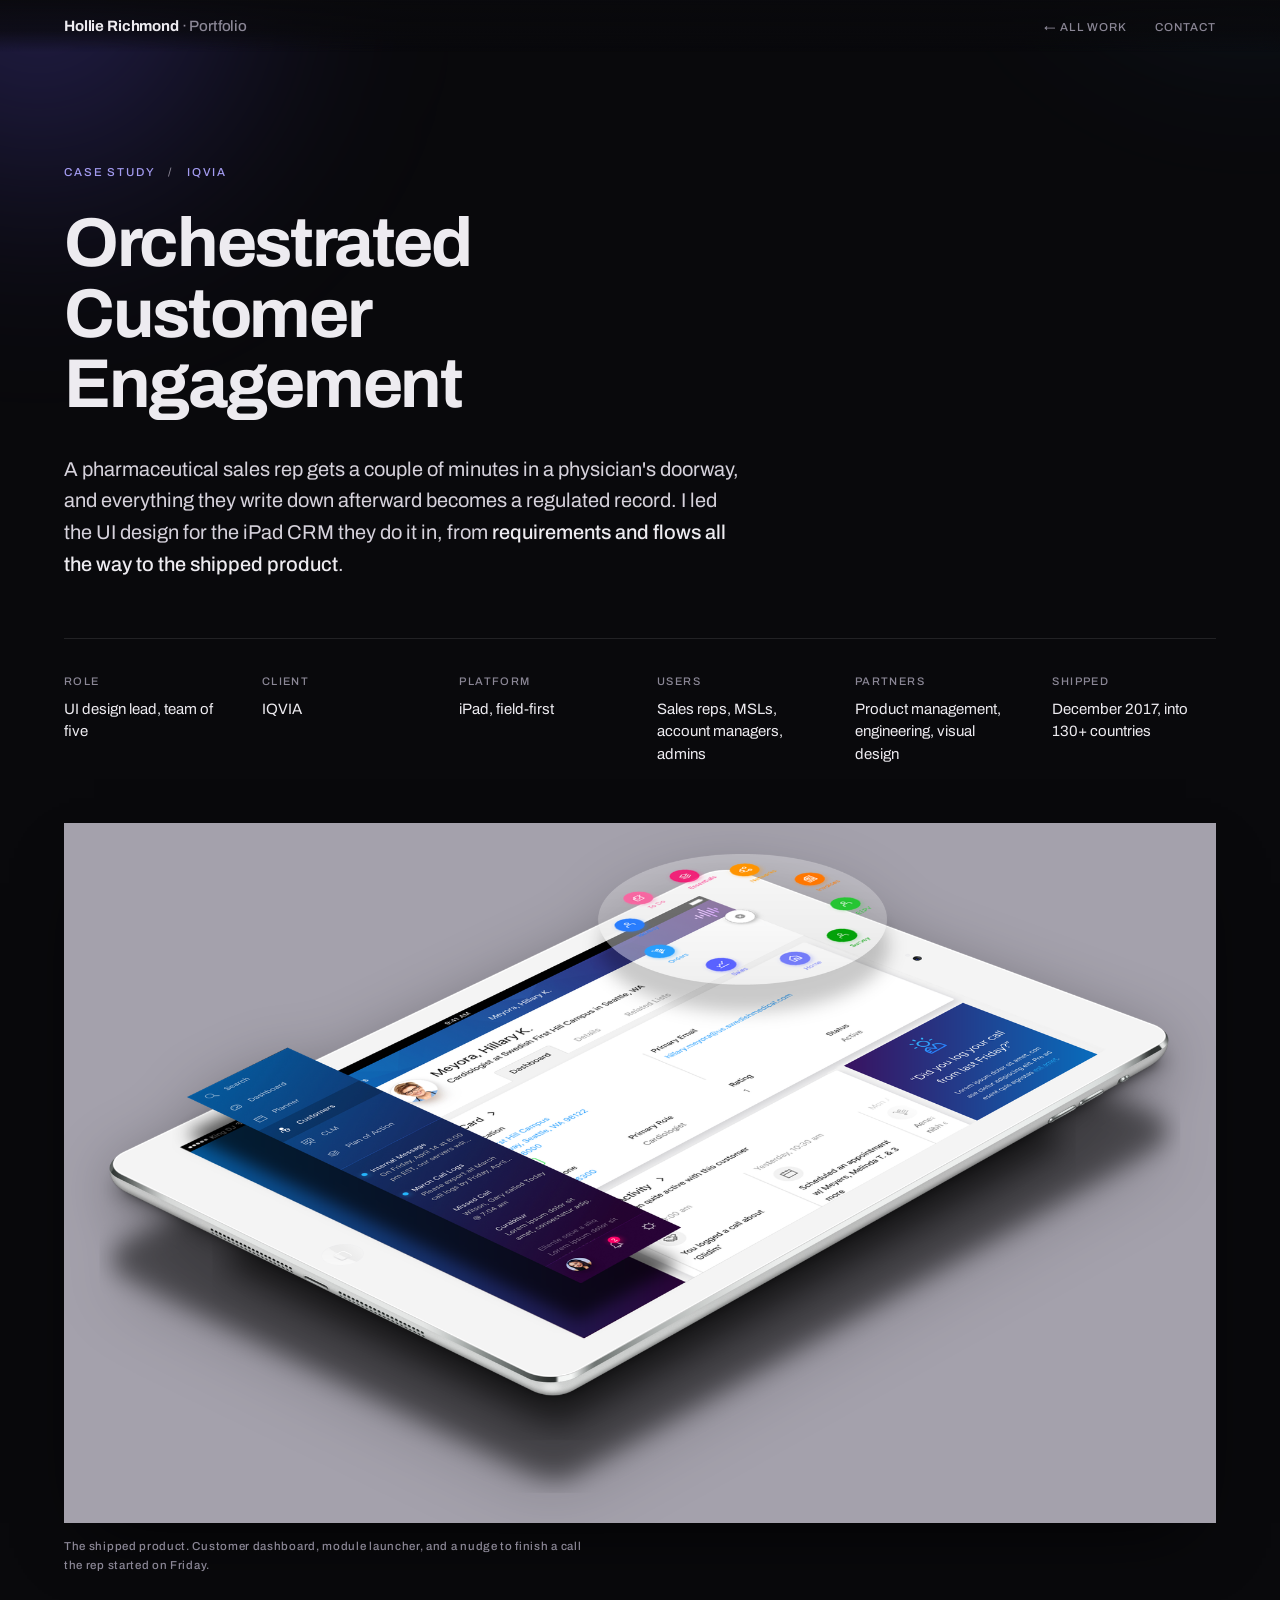
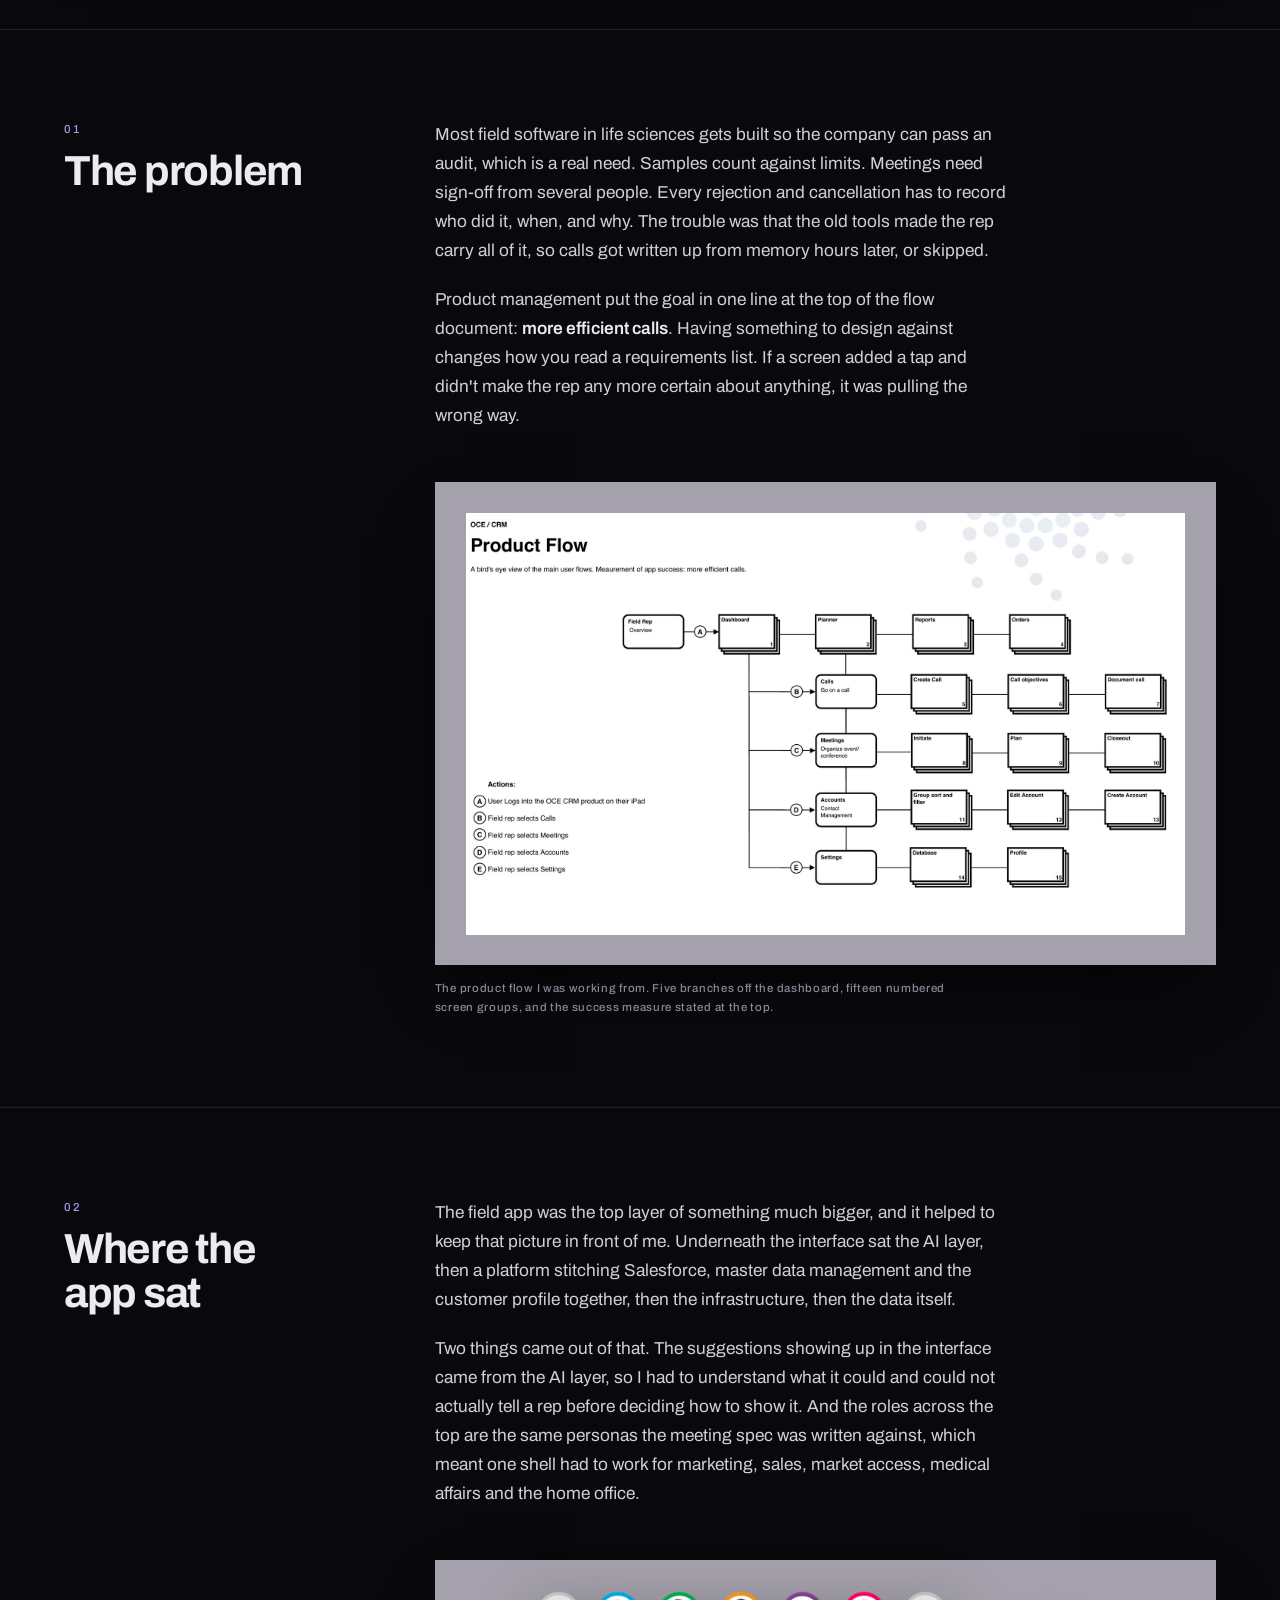
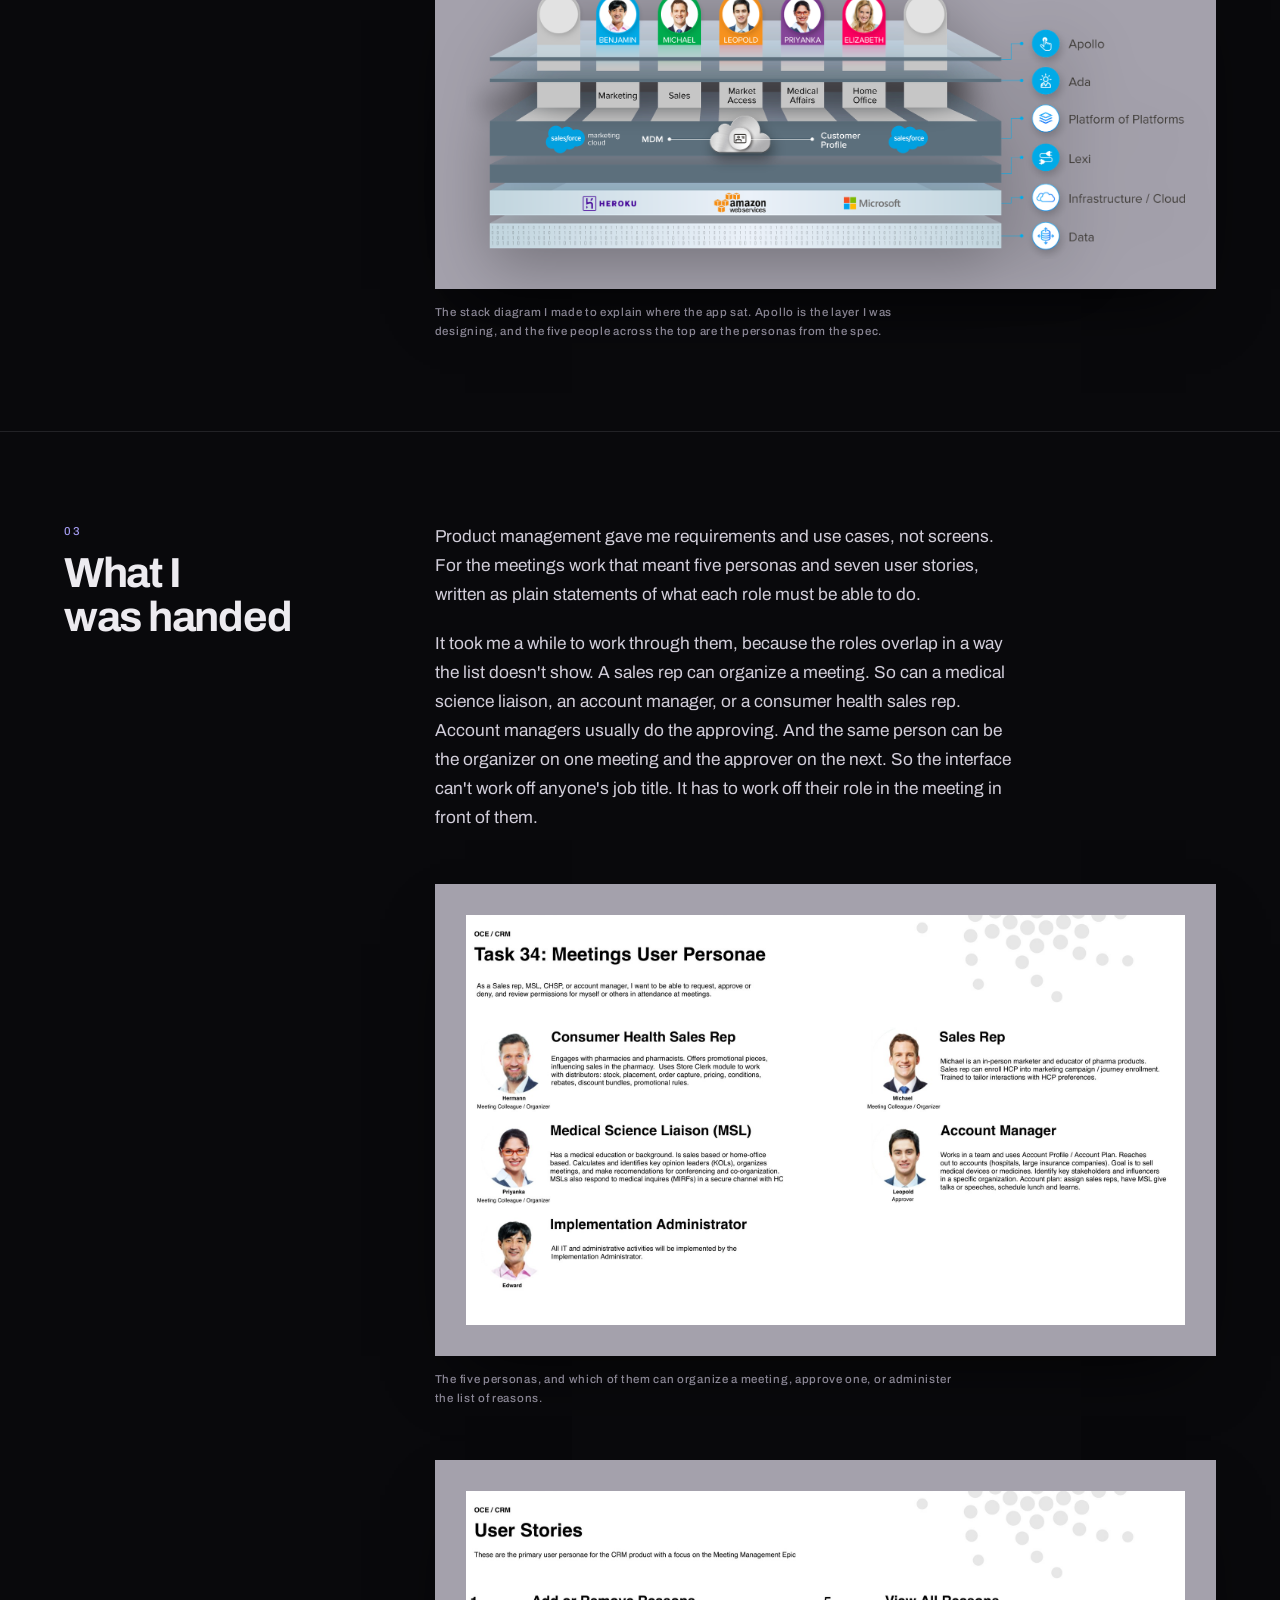
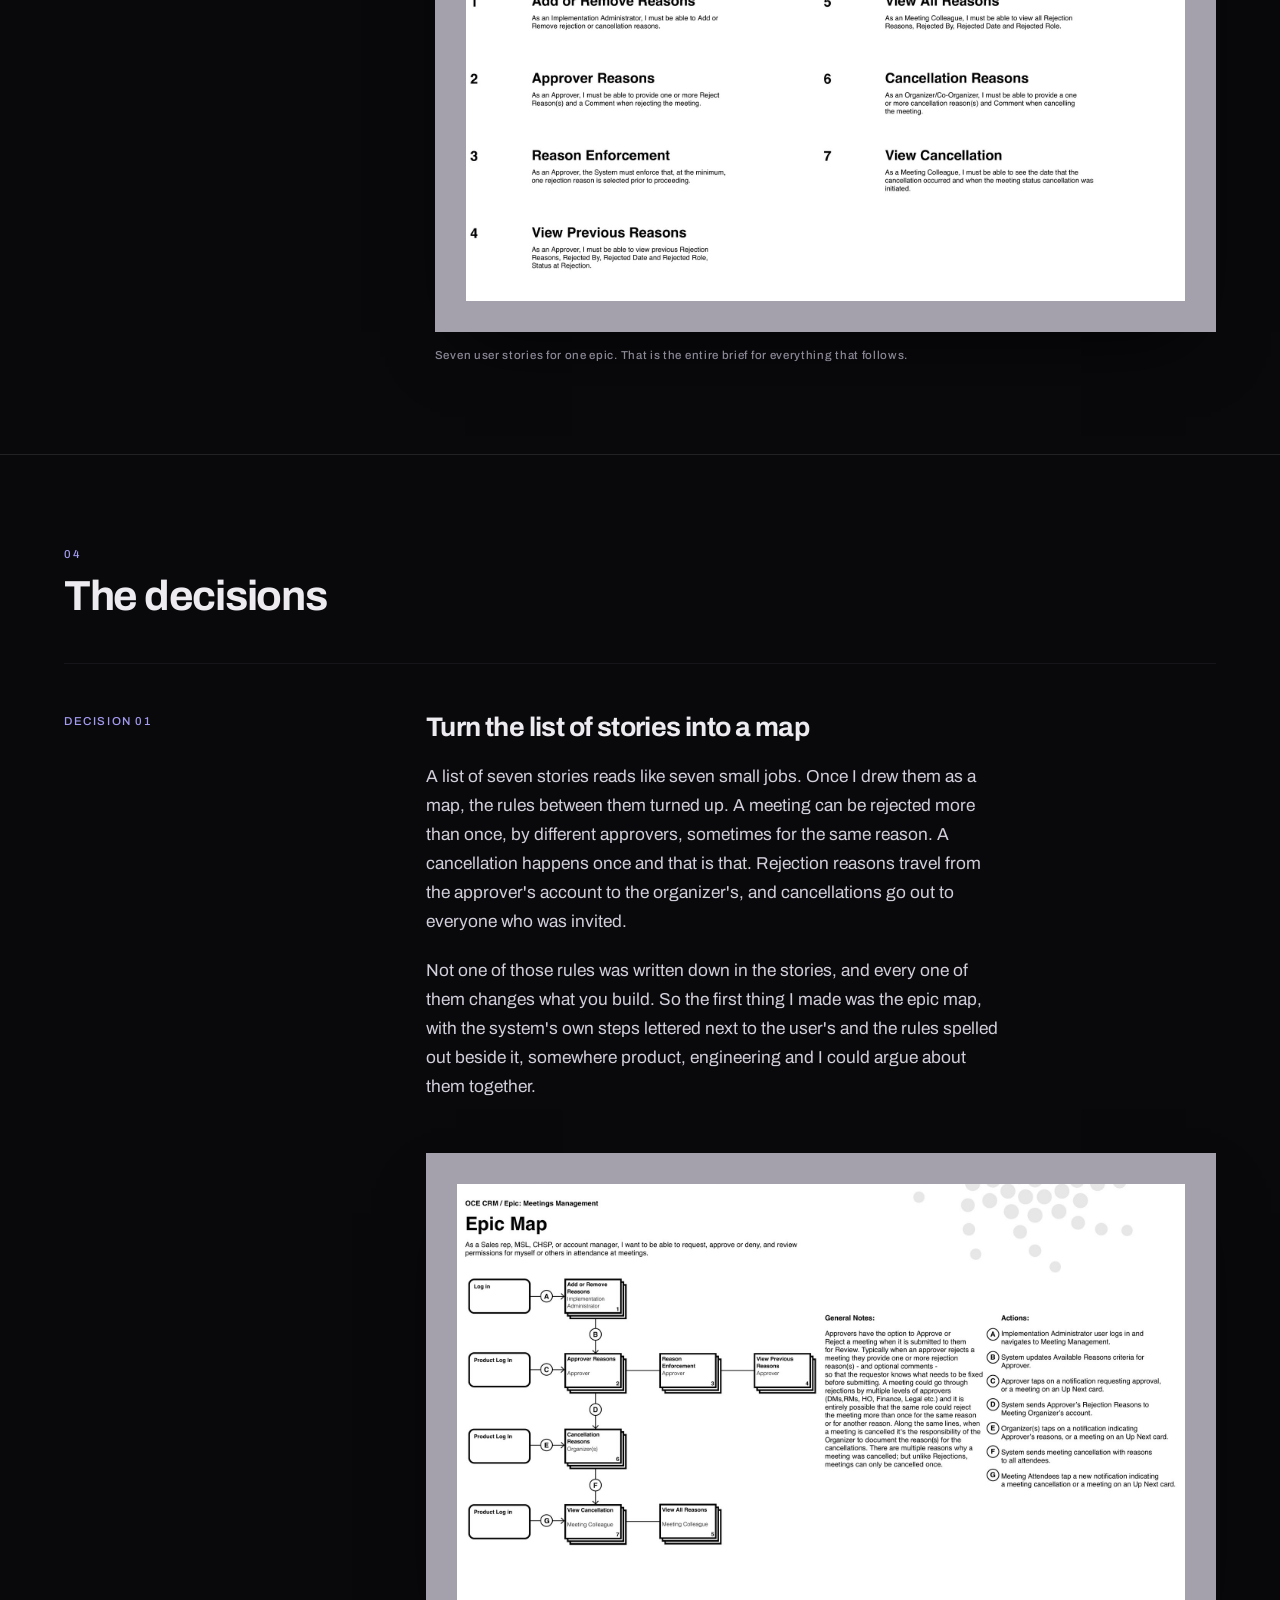
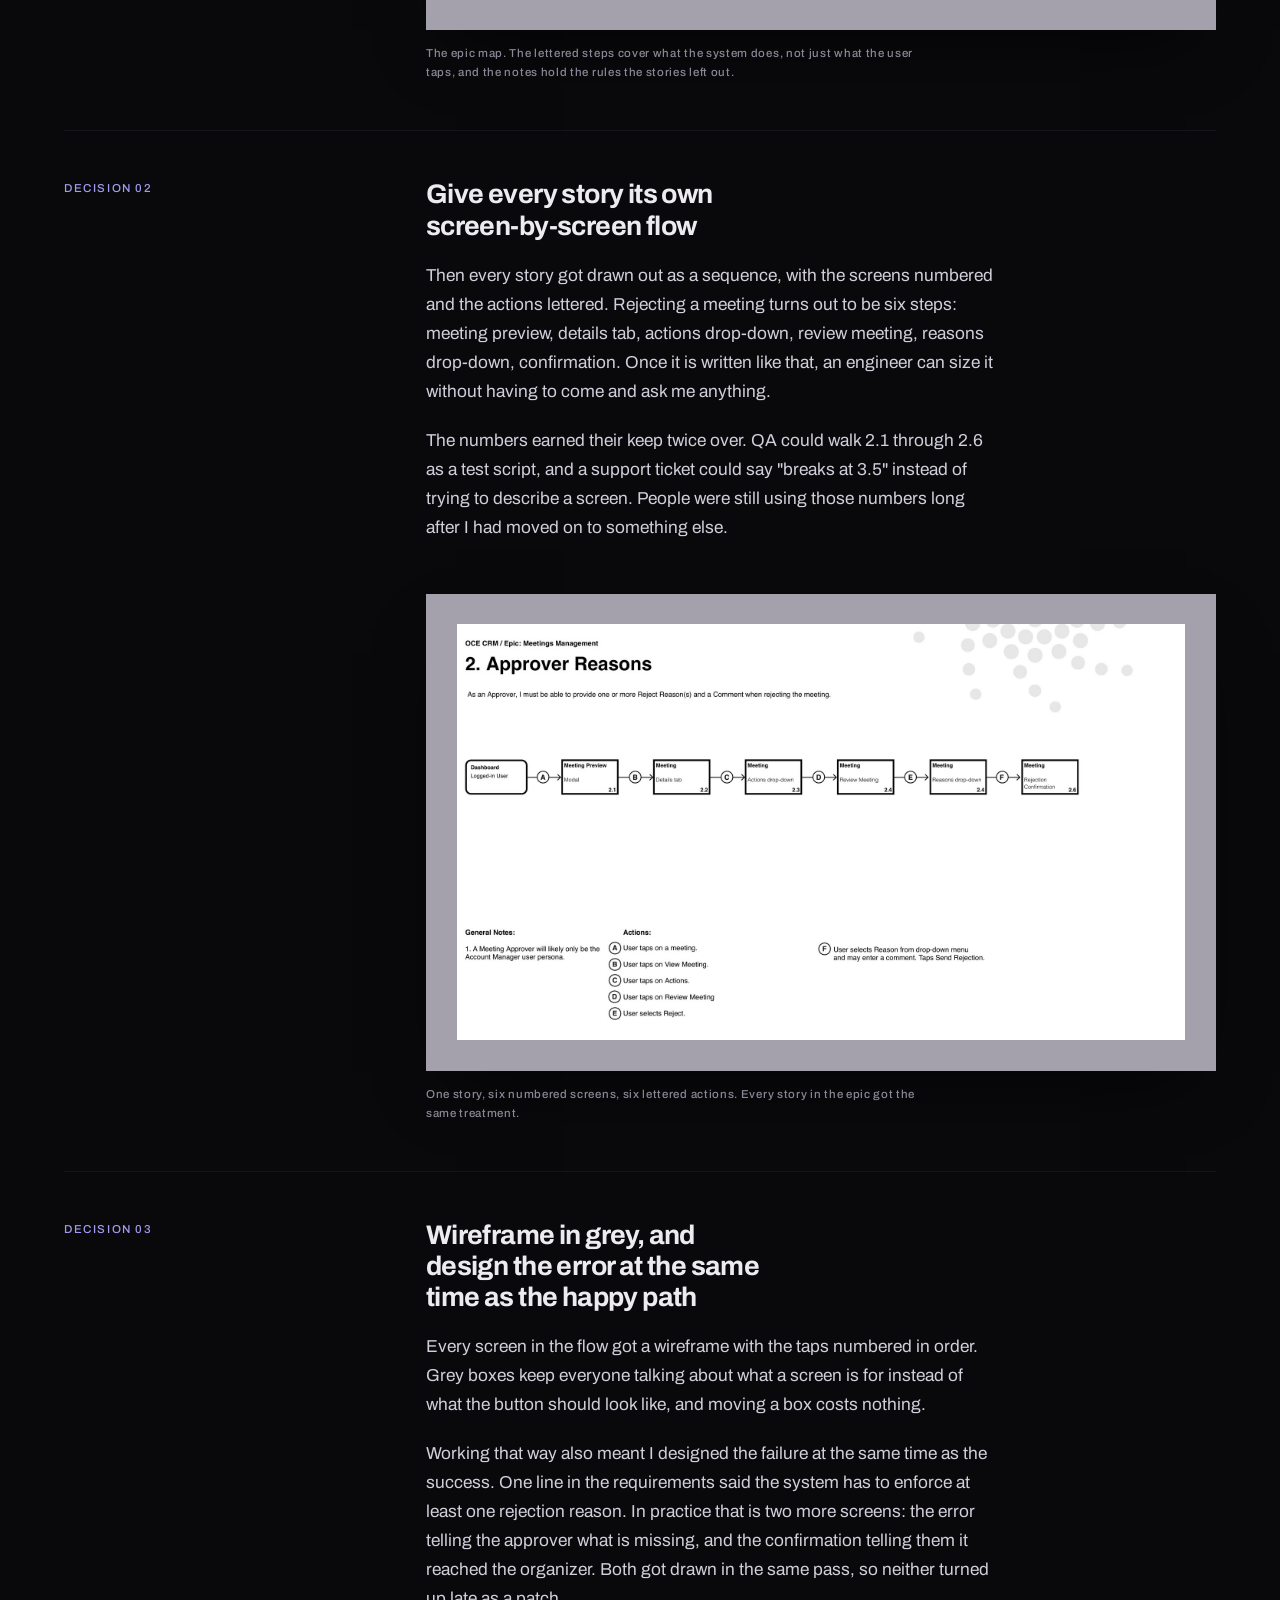
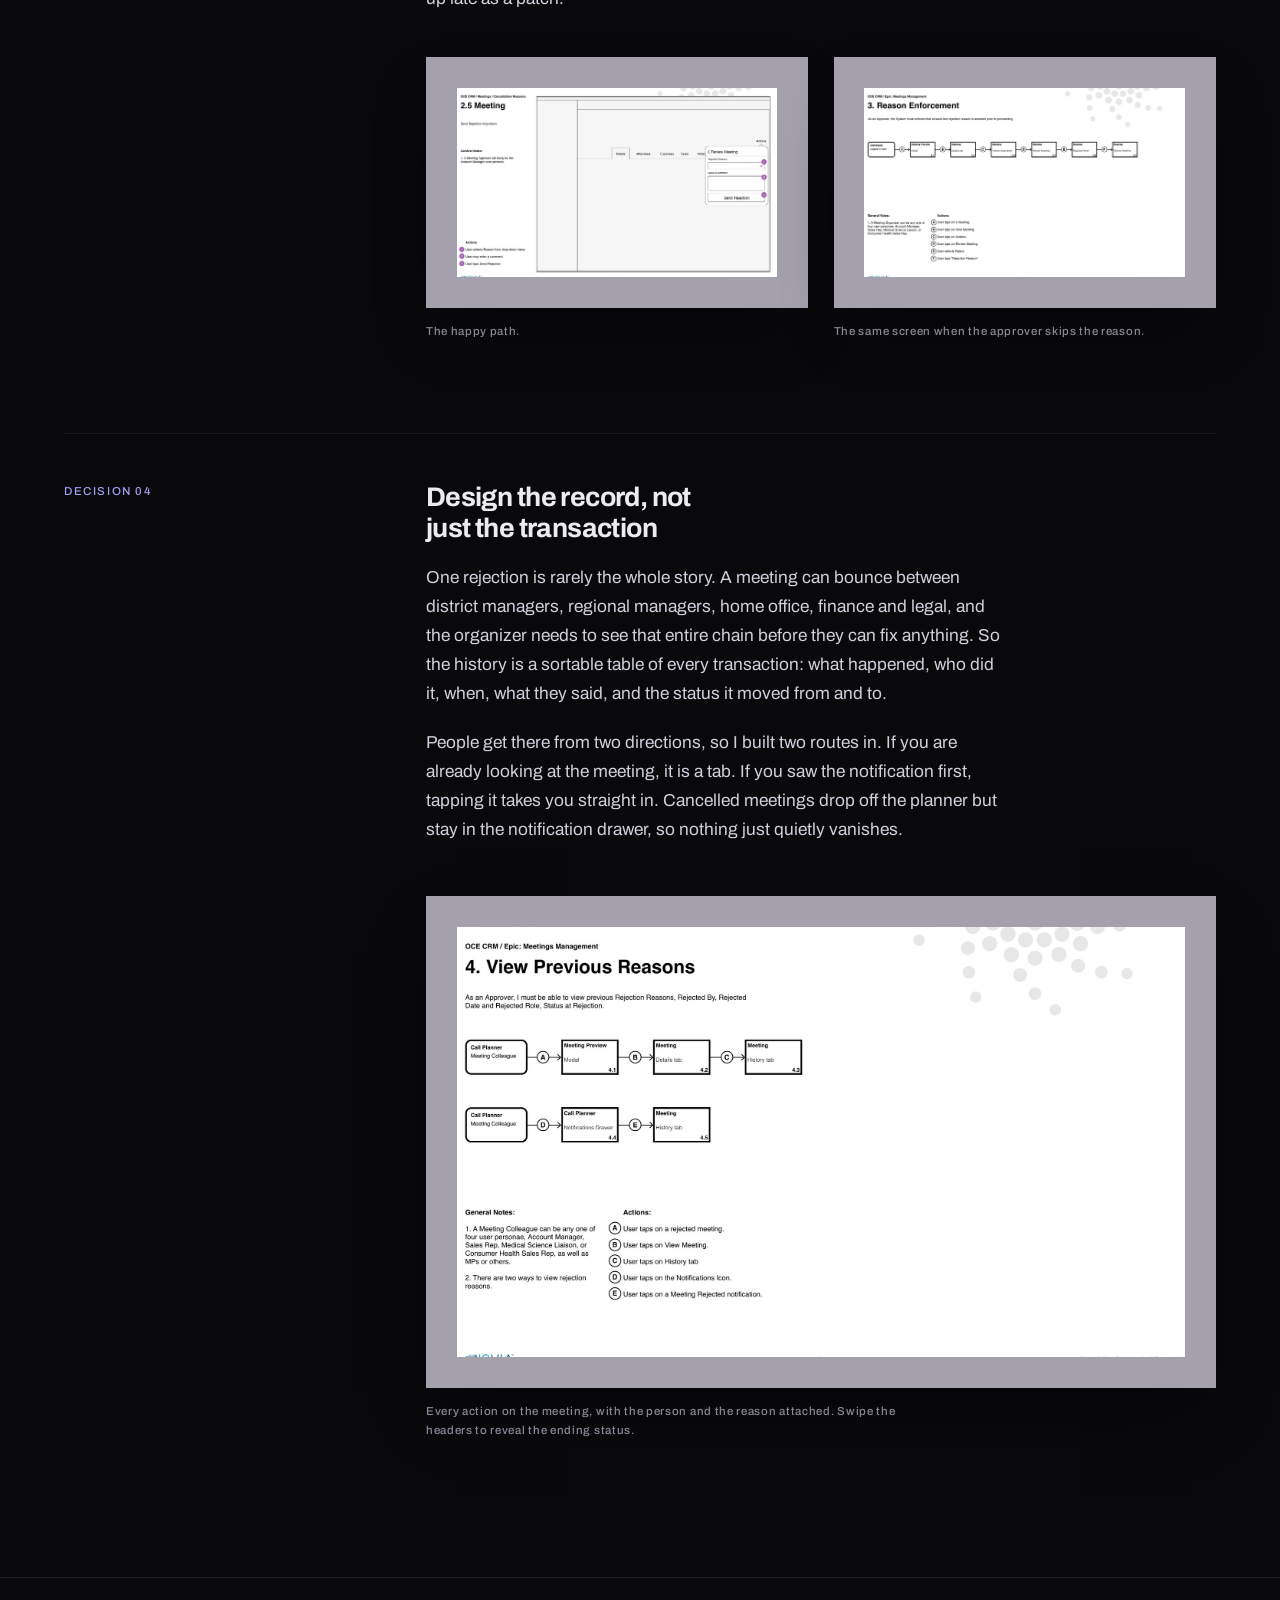
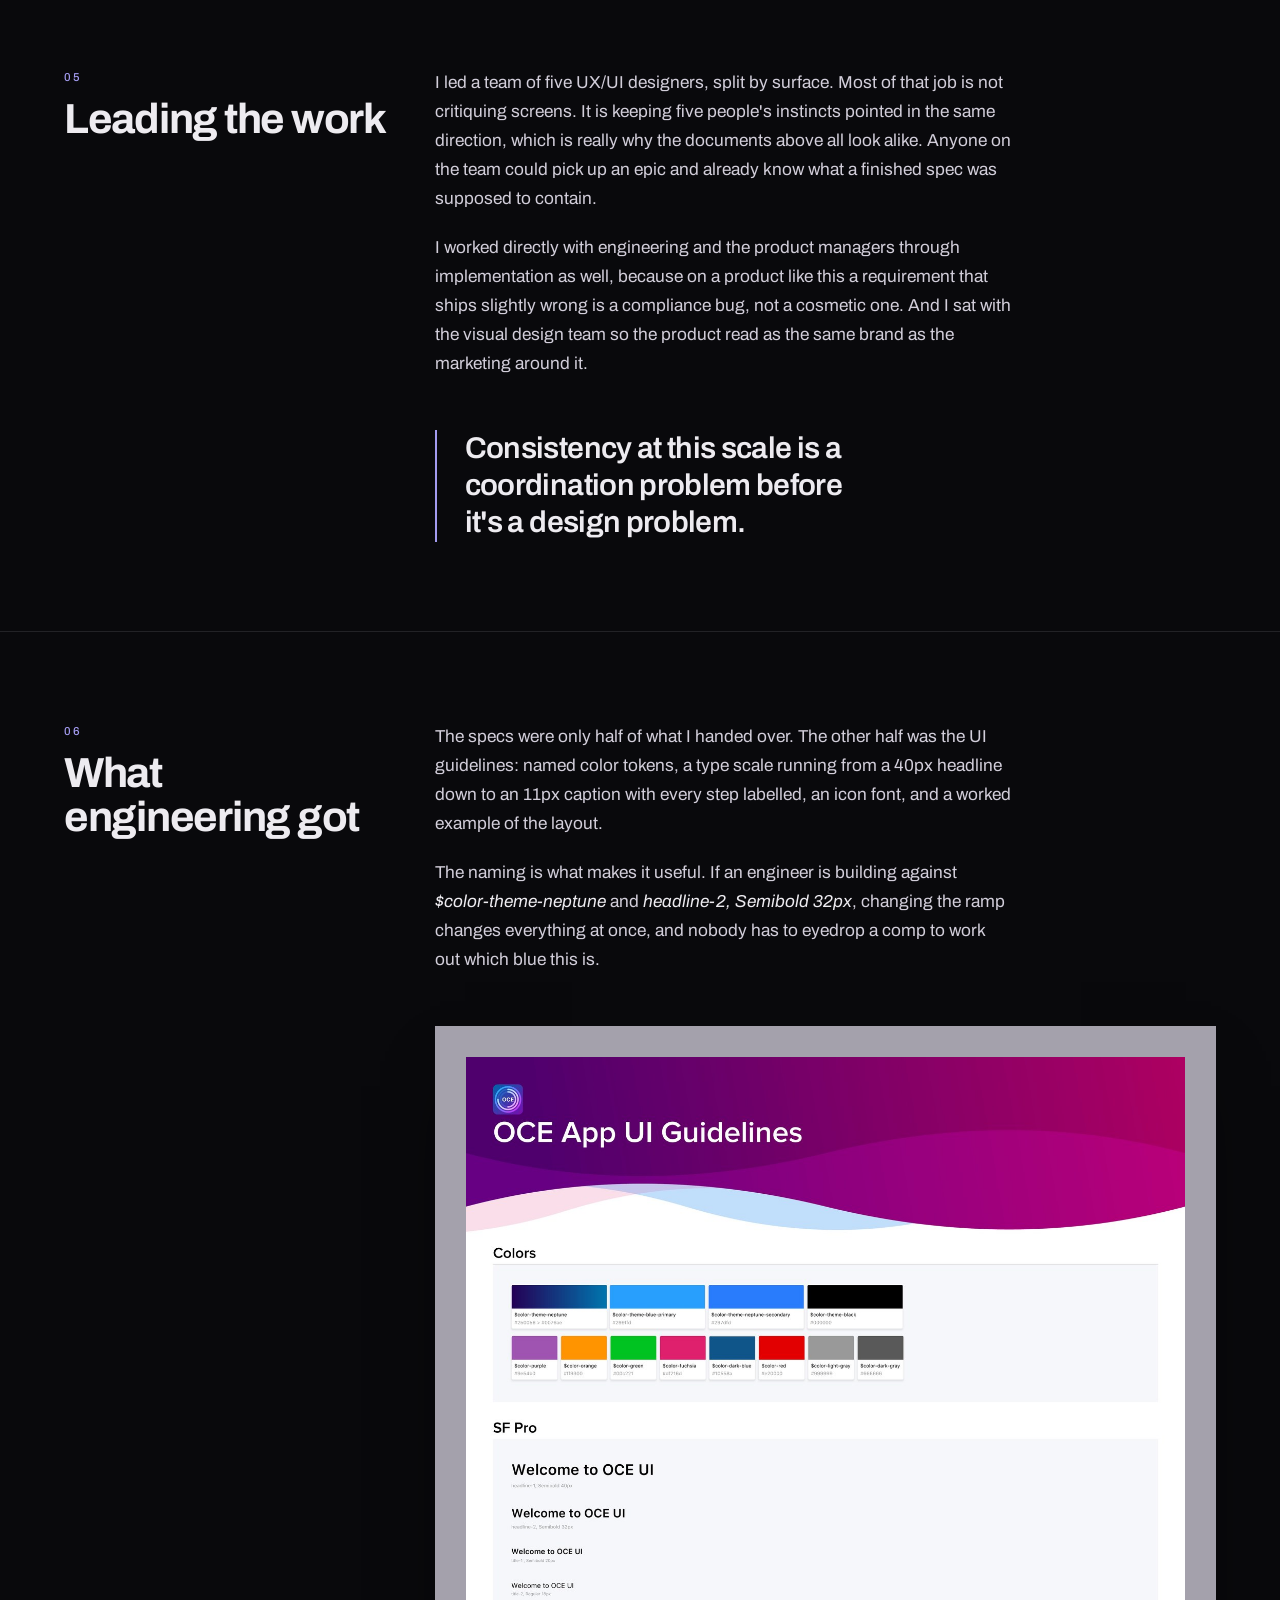
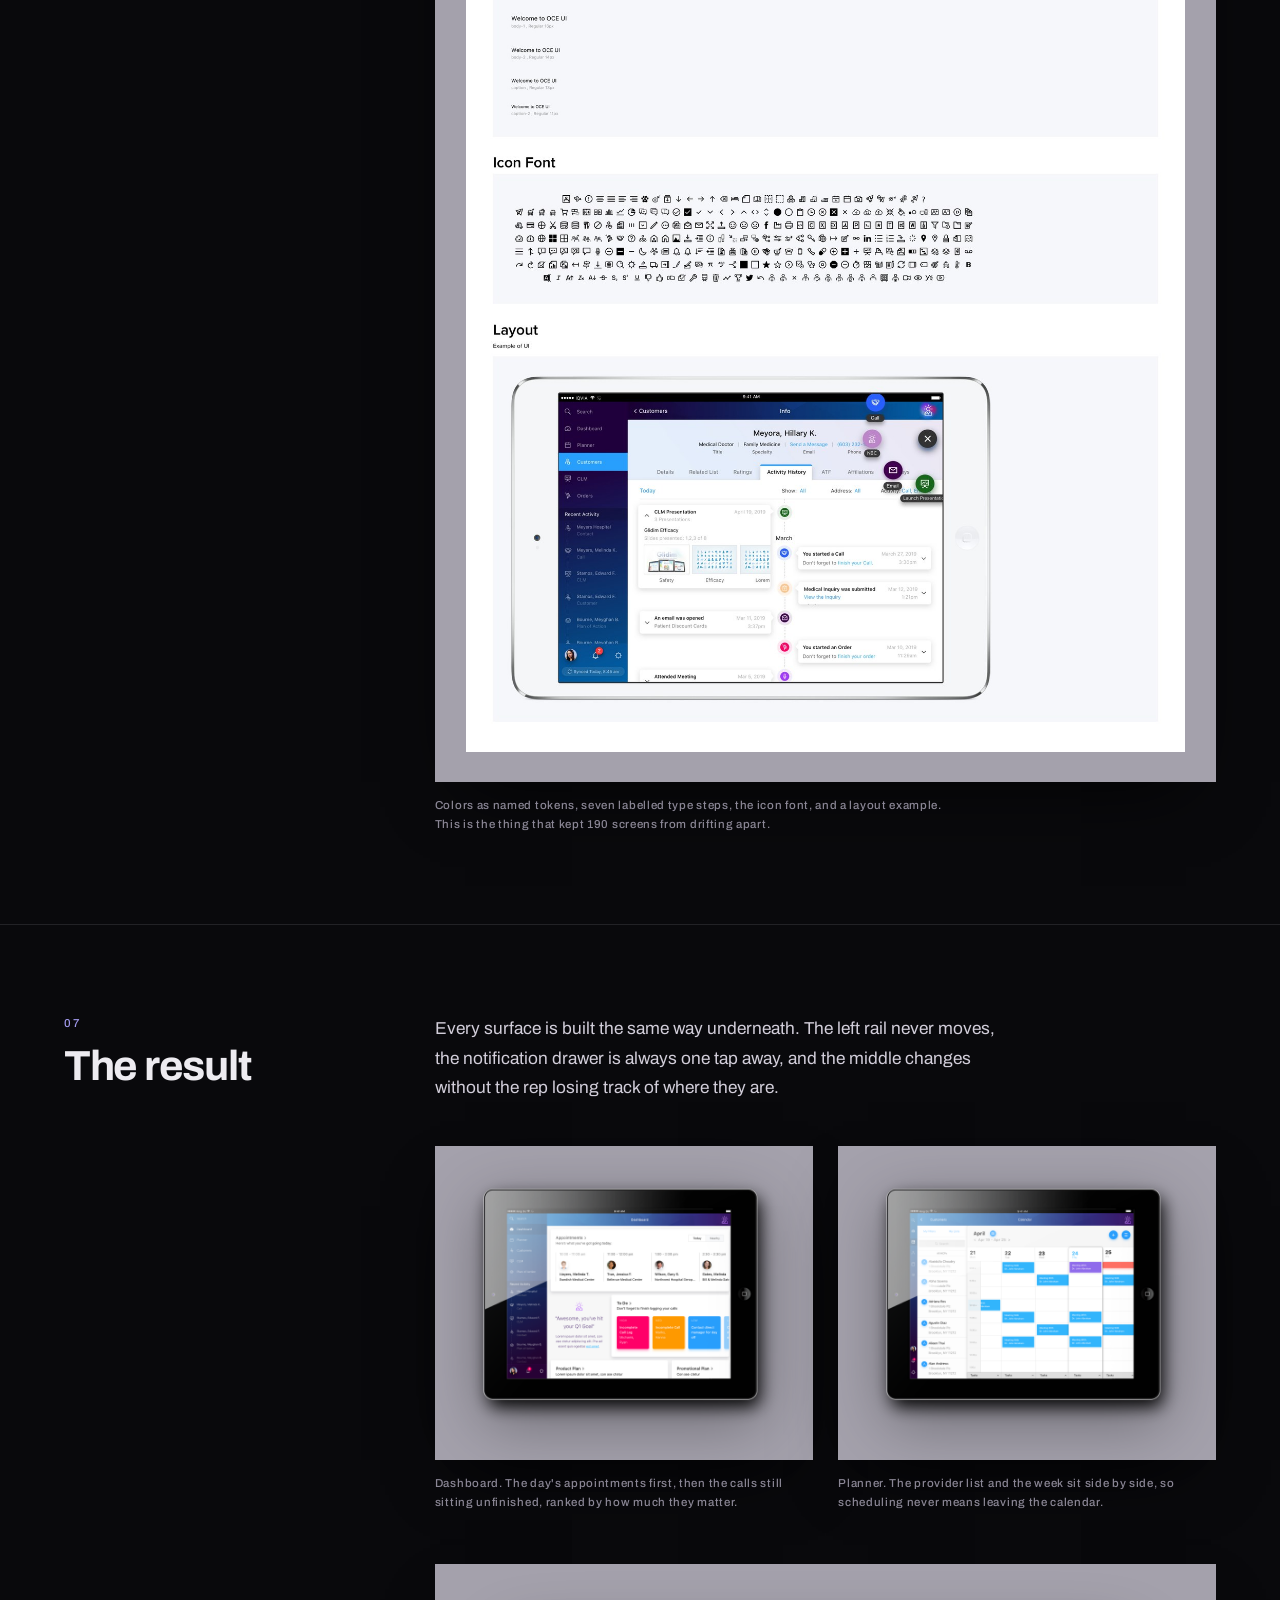
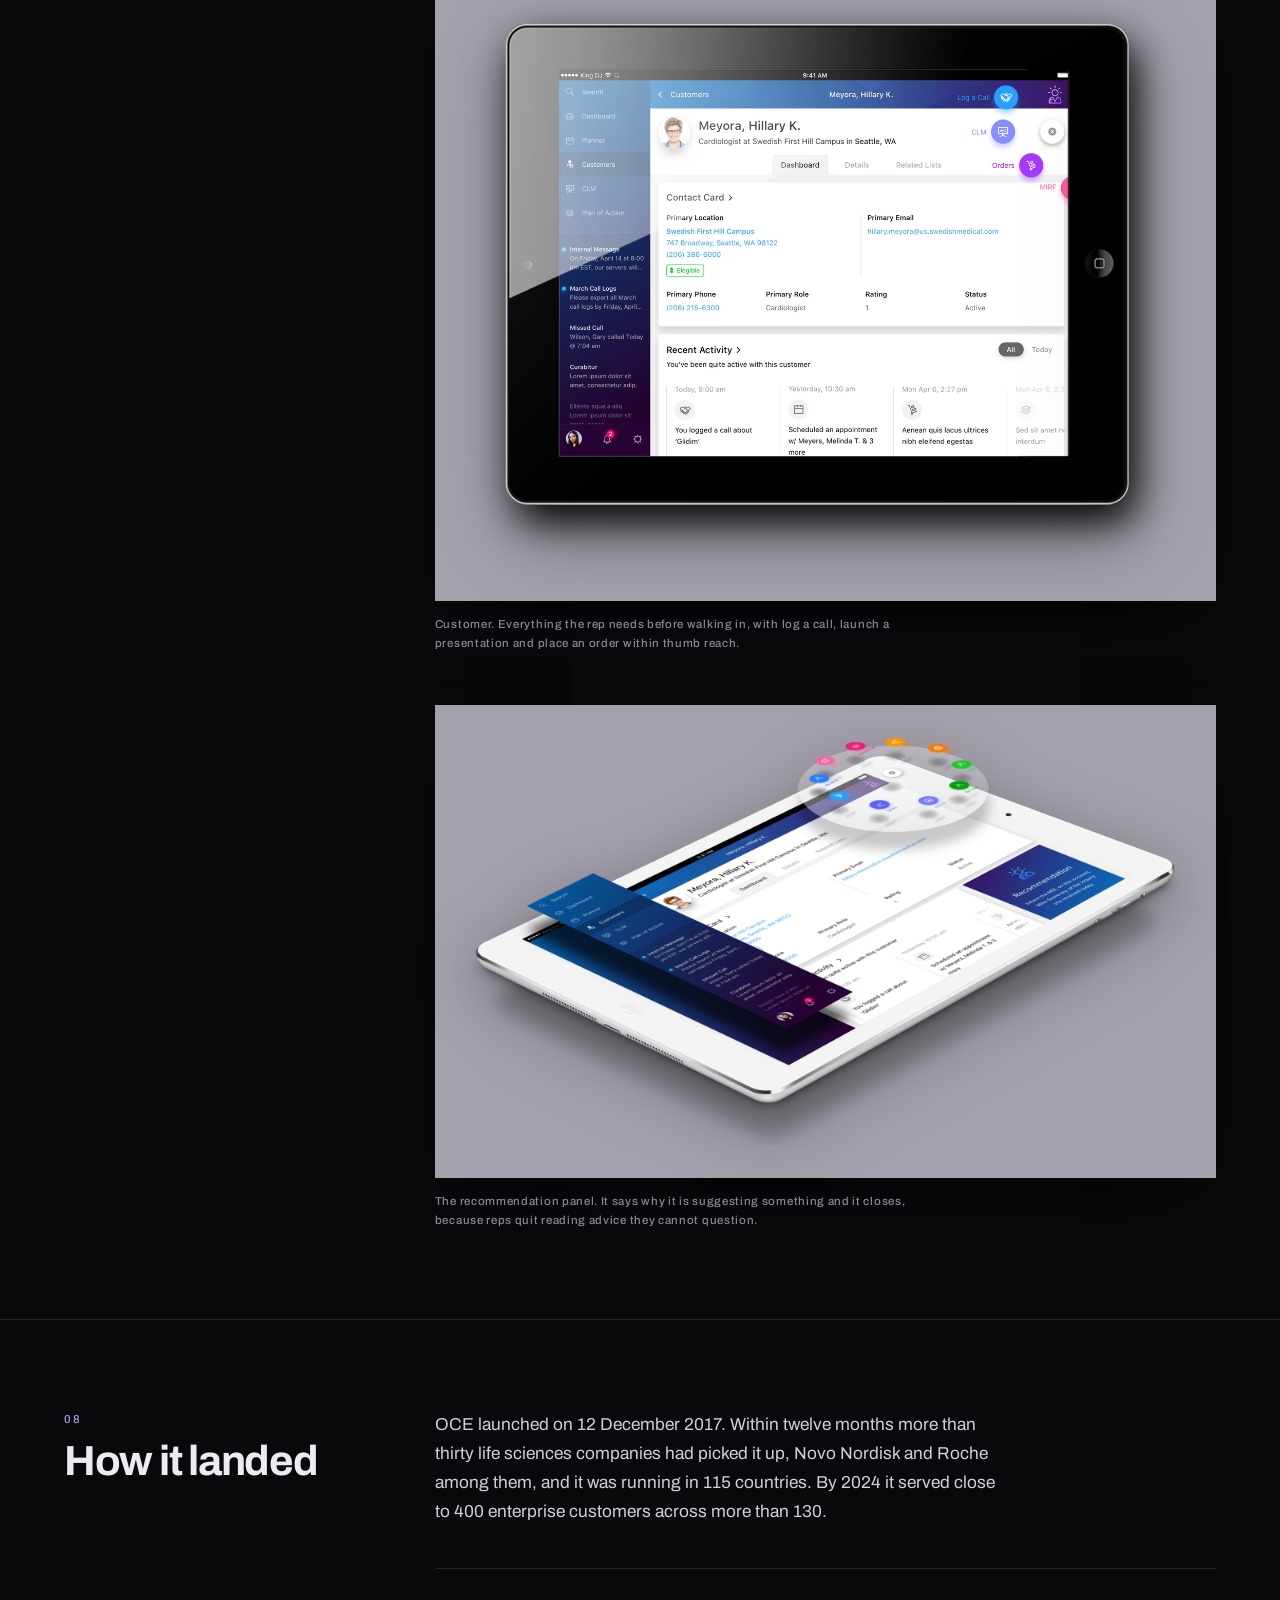
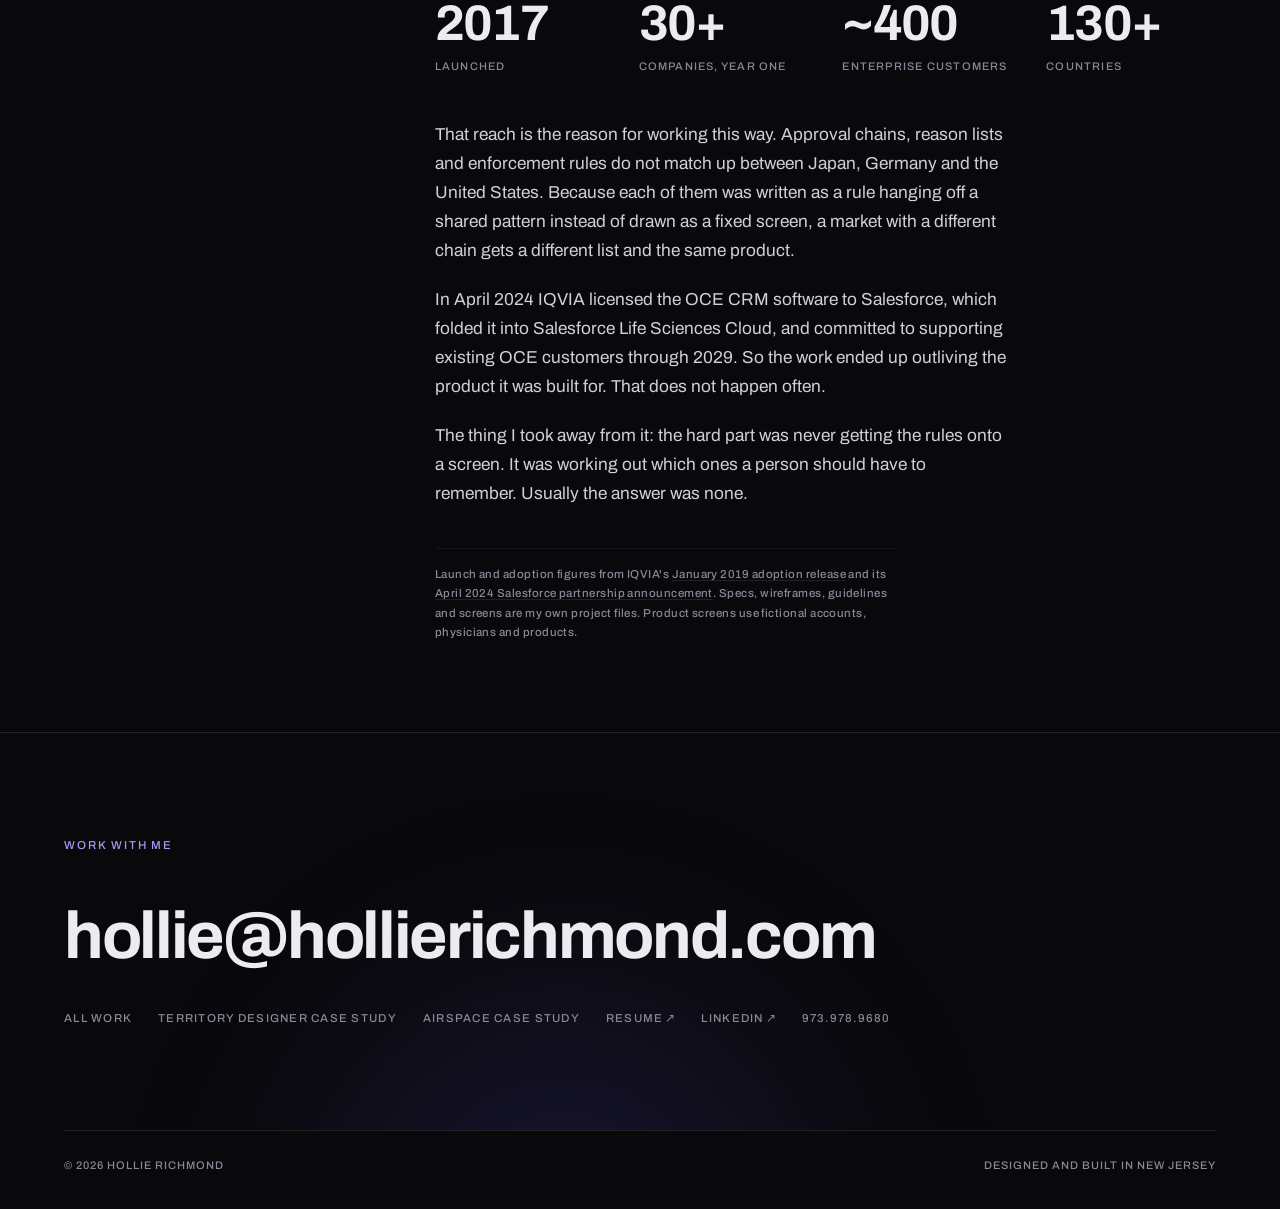
<file: dark/oce.html>
<!doctype html>
<html lang="en">
<head>
<meta charset="utf-8">
<meta name="viewport" content="width=device-width,initial-scale=1,viewport-fit=cover">
<title>Orchestrated Customer Engagement · Case study · Hollie Richmond</title>
<meta name="description" content="Case study: designing the iPad product UI for IQVIA's Orchestrated Customer Engagement, a regulated field tool for pharmaceutical sales teams.">
<link rel="icon" href="../favicon.svg" type="image/svg+xml">
<link rel="preconnect" href="https://fonts.googleapis.com">
<link rel="preconnect" href="https://fonts.gstatic.com" crossorigin>
<link rel="stylesheet" href="https://fonts.googleapis.com/css2?family=Archivo:wght@300;400;500;600;700;800&display=swap">
<style>
  :root{
    color-scheme: dark;
    --ink:#09090C;
    --ink-raised:#131219;
    --mat:#A4A1AC;
    --paper:#EDEBF0;
    --muted:#8B8796;
    --line:rgba(237,235,240,.11);
    --line-soft:rgba(237,235,240,.06);
    --accent:#A39BF0;
    --display:"Archivo","Helvetica Neue",Helvetica,Arial,sans-serif;
    --body:"Archivo","Helvetica Neue",Helvetica,Arial,sans-serif;
    --mono:"Archivo","Helvetica Neue",Helvetica,Arial,sans-serif;
    --gut:clamp(20px,5vw,72px);
    --rule:1px solid var(--line);
  }

  *{box-sizing:border-box}
  body{
    margin:0;background:var(--ink);color:var(--paper);
    font-family:var(--body);font-weight:400;font-size:16px;line-height:1.6;
    -webkit-font-smoothing:antialiased;overflow-x:hidden;
  }
  img{max-width:100%;display:block}
  a{color:inherit;text-decoration:none}
  ::selection{background:var(--accent);color:#0b0a10}
  :focus-visible{outline:2px solid var(--accent);outline-offset:3px;border-radius:2px}

  .wrap{width:100%;max-width:1440px;margin:0 auto;padding-inline:var(--gut)}
  .col{max-width:64ch}

  /* ---------- top bar ---------- */
  .bar{
    position:fixed;top:0;left:0;right:0;z-index:50;
    padding-top:calc(14px + env(safe-area-inset-top,0px));padding-bottom:14px;
    background:linear-gradient(to bottom,rgba(9,9,12,.92),rgba(9,9,12,.72) 60%,rgba(9,9,12,0));
    backdrop-filter:blur(10px);-webkit-backdrop-filter:blur(10px);
  }
  .bar-in{display:flex;align-items:baseline;justify-content:space-between;gap:10px 16px;flex-wrap:wrap}
  .sig{font-family:var(--display);font-weight:700;font-size:15px;letter-spacing:-.01em;white-space:nowrap}
  .sig span{color:var(--muted);font-weight:500;display:none}
  @media (min-width:520px){.sig span{display:inline}}
  .bar nav{display:flex;flex-wrap:wrap;justify-content:flex-end;gap:8px clamp(13px,2.5vw,28px);
    font-family:var(--mono);font-size:11.5px;font-weight:500;letter-spacing:.09em;text-transform:uppercase;color:var(--muted)}
  .bar nav a{transition:color .25s}
  .bar nav a:hover{color:var(--paper)}

  /* ---------- hero ---------- */
  .hero{position:relative;padding-block:clamp(120px,18vh,190px) clamp(40px,6vh,72px);overflow:hidden}
  .field{position:absolute;inset:-20% -10%;z-index:0;pointer-events:none}
  .orb{position:absolute;border-radius:50%;filter:blur(90px)}
  .orb.a{width:46vw;height:46vw;left:-10vw;top:2vh;background:radial-gradient(circle,#4A3FA8 0%,rgba(74,63,168,0) 70%);opacity:.5}
  .orb.b{width:36vw;height:36vw;right:-6vw;top:-8vh;background:radial-gradient(circle,#2E5C8A 0%,rgba(46,92,138,0) 70%);opacity:.4}
  .hero-in{position:relative;z-index:1}
  .eyebrow{
    font-family:var(--mono);font-size:11.5px;font-weight:500;letter-spacing:.16em;text-transform:uppercase;
    color:var(--accent);margin:0 0 clamp(16px,2.4vw,26px);
  }
  .eyebrow .sep{color:var(--muted);margin-inline:10px}
  h1{
    font-family:var(--display);font-weight:700;
    font-size:clamp(32px,5.4vw,72px);line-height:1.02;letter-spacing:-.034em;
    margin:0;max-width:15ch;text-wrap:balance;
  }
  .dek{
    margin:clamp(22px,3vw,34px) 0 0;color:#D6D2DC;max-width:62ch;
    font-size:clamp(16px,1.6vw,20px);line-height:1.58;
  }
  .dek strong{color:var(--paper);font-weight:500}

  .facts{
    display:grid;gap:18px 34px;grid-template-columns:repeat(auto-fit,minmax(150px,1fr));
    margin-top:clamp(34px,5vw,58px);padding-top:clamp(24px,3vw,34px);border-top:var(--rule);
  }
  .fact dt{
    font-family:var(--mono);font-size:11px;font-weight:500;letter-spacing:.13em;text-transform:uppercase;
    color:var(--muted);margin:0 0 7px;
  }
  .fact dd{margin:0;font-size:15px;line-height:1.5}

  /* ---------- plates and figures ---------- */
  .plate{
    background:var(--mat);padding:clamp(14px,2.4vw,34px);
    box-shadow:0 30px 70px -30px rgba(0,0,0,.85);
  }
  .plate img{width:100%;height:auto}
  .plate-cap,.figcap{
    font-family:var(--mono);font-size:11.5px;font-weight:500;letter-spacing:.06em;
    color:var(--muted);margin:14px 0 0;max-width:74ch;line-height:1.65;
  }
  .lead-plate{margin-top:clamp(30px,5vw,58px)}
  /* screens exported with transparency keep the mat behind them */
  .trans img{filter:drop-shadow(0 16px 30px rgba(0,0,0,.32))}
  .duo{display:grid;gap:clamp(14px,2vw,26px);grid-template-columns:1fr;margin-block:clamp(26px,4vw,44px)}
  @media (min-width:760px){.duo{grid-template-columns:1fr 1fr}}

  figure{margin:0}
  .fig{margin:clamp(30px,4.5vw,52px) 0 0}
  .fig svg{
    width:100%;height:auto;display:block;
    color:var(--paper);
    background:var(--ink-raised);
    border:1px solid var(--line);
    padding:clamp(10px,1.6vw,20px);
  }
  .fig .sw-line{stroke:currentColor;stroke-opacity:.34}
  .fig .sw-box{fill:none;stroke:currentColor;stroke-opacity:.34}
  .fig .lab{fill:currentColor;font-family:var(--mono);font-size:13px;font-weight:600}
  .fig .sub{fill:currentColor;fill-opacity:.62;font-family:var(--mono);font-size:12px;font-weight:400}
  .fig .tiny{fill:currentColor;fill-opacity:.5;font-family:var(--mono);font-size:10.5px;font-weight:500;letter-spacing:.11em}
  .fig .acc{fill:#A39BF0;font-family:var(--mono);font-size:12px;font-weight:500}
  .fig .acc-line{stroke:#A39BF0}
  .fig .acc-box{fill:none;stroke:#A39BF0}

  /* ---------- user stories ---------- */
  .stories{
    display:grid;gap:1px;background:var(--line);
    border:1px solid var(--line);
    margin:clamp(30px,4.5vw,52px) 0 0;
  }
  @media (min-width:700px){.stories{grid-template-columns:1fr 1fr}}
  .story{background:var(--ink-raised);padding:clamp(18px,2.4vw,26px)}
  .story .who{
    display:block;font-family:var(--mono);font-size:10.5px;font-weight:500;
    letter-spacing:.14em;text-transform:uppercase;color:var(--accent);margin-bottom:10px;
  }
  .story p{margin:0;font-size:15px;line-height:1.56;color:#D2CEDA}

  /* ---------- body sections ---------- */
  main section{padding-block:clamp(44px,7vw,92px);border-top:var(--rule)}
  .grid{display:grid;gap:clamp(20px,3vw,54px);grid-template-columns:1fr;align-items:start}
  @media (min-width:900px){
    .grid{grid-template-columns:minmax(200px,1fr) minmax(0,2.35fr)}
    .grid > .sec-head{position:sticky;top:calc(96px + env(safe-area-inset-top,0px))}
  }
  .sec-head{display:flex;align-items:baseline;gap:14px;flex-wrap:wrap;margin:0 0 clamp(16px,2vw,0px)}
  @media (min-width:900px){.sec-head{flex-direction:column;gap:12px;margin-bottom:0}}
  .sec-n{font-family:var(--mono);font-size:11.5px;font-weight:500;letter-spacing:.14em;text-transform:uppercase;color:var(--accent)}
  h2{
    font-family:var(--display);font-weight:700;
    font-size:clamp(24px,3.4vw,42px);line-height:1.04;letter-spacing:-.03em;margin:0;text-wrap:balance;
  }
  p{margin:0 0 1.15em;color:#D2CEDA;font-size:clamp(15.5px,1.35vw,17.5px);line-height:1.68}
  p:last-child{margin-bottom:0}
  strong{color:var(--paper);font-weight:600}
  em{font-style:italic;color:var(--paper)}

  .pull{
    margin:clamp(30px,4.5vw,52px) 0;padding-left:clamp(18px,2.4vw,28px);
    border-left:2px solid var(--accent);
    font-family:var(--display);font-weight:600;
    font-size:clamp(19px,2.4vw,30px);line-height:1.24;letter-spacing:-.022em;
    color:var(--paper);max-width:24ch;
  }

  /* ---------- decisions ---------- */
  .dec{
    padding-block:clamp(30px,4vw,48px);border-top:1px solid var(--line-soft);
    display:grid;gap:clamp(12px,2vw,54px);grid-template-columns:1fr;align-items:start;
  }
  @media (min-width:900px){.dec{grid-template-columns:minmax(200px,1fr) minmax(0,2.35fr)}}
  .dec:first-of-type{border-top:0;padding-top:0}
  h3{
    font-family:var(--display);font-weight:700;
    font-size:clamp(19px,2.1vw,27px);line-height:1.16;letter-spacing:-.022em;
    margin:0 0 .7em;max-width:24ch;text-wrap:balance;
  }
  .evidence{
    margin-top:clamp(16px,2vw,22px);padding:clamp(14px,2vw,20px) clamp(16px,2.2vw,24px);
    background:var(--ink-raised);border-left:1px solid var(--line);
    font-size:14.5px;line-height:1.62;color:var(--muted);max-width:66ch;
  }
  .evidence b{
    display:block;font-family:var(--mono);font-size:10.5px;font-weight:500;
    letter-spacing:.14em;text-transform:uppercase;color:var(--accent);margin-bottom:8px;
  }

  .src{
    margin-top:clamp(26px,3.5vw,40px);padding-top:16px;border-top:1px solid var(--line-soft);
    font-family:var(--mono);font-size:11.5px;font-weight:500;line-height:1.7;
    letter-spacing:.04em;color:var(--muted);max-width:66ch;
  }
  .src a{color:var(--muted);border-bottom:1px solid var(--line);transition:color .25s,border-color .25s}
  .src a:hover{color:var(--accent);border-color:var(--accent)}

  .tally{
    display:grid;gap:22px 34px;grid-template-columns:repeat(auto-fit,minmax(130px,1fr));
    margin:clamp(26px,4vw,42px) 0 0;padding-top:clamp(22px,3vw,30px);border-top:var(--rule);
  }
  .tally div{min-width:0}
  .tally .num{
    display:block;font-family:var(--display);font-weight:700;
    font-size:clamp(30px,4vw,50px);line-height:1;letter-spacing:-.035em;color:var(--paper);
  }
  .tally .lab{
    display:block;margin-top:9px;font-family:var(--mono);font-size:11px;font-weight:500;
    letter-spacing:.11em;text-transform:uppercase;color:var(--muted);
  }

  /* ---------- foot ---------- */
  .endnote{padding-block:clamp(50px,8vw,110px);border-top:var(--rule);position:relative;overflow:hidden}
  .endnote .orb.d{
    position:absolute;width:52vw;height:52vw;left:18vw;bottom:-34vw;border-radius:50%;
    background:radial-gradient(circle,#5347B5 0%,rgba(83,71,181,0) 70%);opacity:.3;filter:blur(100px);pointer-events:none;
  }
  .endnote-in{position:relative;z-index:1}
  .mail-link{
    display:inline-block;font-family:var(--display);font-weight:700;
    font-size:clamp(24px,5.4vw,66px);line-height:1;letter-spacing:-.035em;margin:clamp(14px,2vw,22px) 0 0;
    word-break:break-word;
    background-image:linear-gradient(var(--accent),var(--accent));
    background-size:0 2px;background-position:0 100%;background-repeat:no-repeat;
    transition:background-size .45s cubic-bezier(.2,.7,.3,1),color .3s;
  }
  .mail-link:hover{background-size:100% 2px;color:var(--accent)}
  .elsewhere{
    display:flex;flex-wrap:wrap;gap:12px 26px;margin-top:clamp(24px,3.5vw,40px);
    font-family:var(--mono);font-size:11.5px;font-weight:500;letter-spacing:.11em;text-transform:uppercase;color:var(--muted);
  }
  .elsewhere a{transition:color .25s}
  .elsewhere a:hover{color:var(--accent)}
  .elsewhere a[target]::after{content:" ↗";letter-spacing:0}
  footer{
    padding-block:26px 34px;border-top:var(--rule);
    font-family:var(--mono);font-size:11px;font-weight:500;letter-spacing:.09em;text-transform:uppercase;color:var(--muted);
    display:flex;flex-wrap:wrap;gap:8px 22px;justify-content:space-between;
  }

  /* ---------- motion ---------- */
  .js [data-rise]{transform:translate3d(0,18px,0);transition:transform 1s cubic-bezier(.16,.84,.34,1)}
  .js [data-rise].in{transform:none}
  @media (prefers-reduced-motion:reduce){
    *{animation:none!important;transition-duration:.01ms!important}
    [data-rise]{transform:none!important}
  }
</style>
<meta name="robots" content="noindex">
</head>
<body>
<script>document.documentElement.classList.add('js');</script>

<header class="bar">
  <div class="wrap bar-in">
    <a class="sig" href="index.html">Hollie Richmond <span>&#183; Portfolio</span></a>
    <nav>
      <a href="index.html#work">&#8592; All work</a>
      <a href="index.html#contact">Contact</a>
    </nav>
  </div>
</header>

<main>

  <section class="hero">
    <div class="field" aria-hidden="true">
      <div class="orb a"></div>
      <div class="orb b"></div>
    </div>
    <div class="wrap hero-in">
      <p class="eyebrow">Case study <span class="sep">/</span> IQVIA</p>
      <h1>Orchestrated Customer Engagement</h1>
      <p class="dek">A pharmaceutical sales rep gets a couple of minutes in a physician's doorway, and everything they write down afterward becomes a regulated record. I led the UI design for the iPad CRM they do it in, from <strong>requirements and flows all the way to the shipped product</strong>.</p>

      <dl class="facts">
        <div class="fact"><dt>Role</dt><dd>UI design lead, team of five</dd></div>
        <div class="fact"><dt>Client</dt><dd>IQVIA</dd></div>
        <div class="fact"><dt>Platform</dt><dd>iPad, field-first</dd></div>
        <div class="fact"><dt>Users</dt><dd>Sales reps, MSLs, account managers, admins</dd></div>
        <div class="fact"><dt>Partners</dt><dd>Product management, engineering, visual design</dd></div>
        <div class="fact"><dt>Shipped</dt><dd>December 2017, into 130+ countries</dd></div>
      </dl>

      <div class="lead-plate" data-rise>
        <div class="plate trans">
          <img src="../img/oce/oce-result-launcher.png" alt="The shipped OCE iPad app shown at an angle: a customer dashboard for a cardiologist with contact card, recent activity and a prompt asking whether the rep logged a call from last Friday, with the radial module launcher open above it." width="1800" height="1054" fetchpriority="high" decoding="async">
        </div>
        <p class="plate-cap">The shipped product. Customer dashboard, module launcher, and a nudge to finish a call the rep started on Friday.</p>
      </div>
    </div>
  </section>

  <section>
    <div class="wrap">
      <div class="grid">
        <div class="sec-head"><span class="sec-n">01</span><h2>The problem</h2></div>
        <div>
          <div class="col">
            <p>Most field software in life sciences gets built so the company can pass an audit, which is a real need. Samples count against limits. Meetings need sign-off from several people. Every rejection and cancellation has to record who did it, when, and why. The trouble was that the old tools made the rep carry all of it, so calls got written up from memory hours later, or skipped.</p>
            <p>Product management put the goal in one line at the top of the flow document: <strong>more efficient calls</strong>. Having something to design against changes how you read a requirements list. If a screen added a tap and didn't make the rep any more certain about anything, it was pulling the wrong way.</p>
          </div>

          <figure class="fig" data-rise>
            <div class="plate"><img src="../img/oce/oce-productflow.jpg" alt="The OCE CRM product flow for a field rep: log in to a dashboard, then branch into planner, reports and orders, or into calls, meetings, accounts and settings, each opening into a numbered sequence of screens." width="1900" height="1114" loading="lazy" decoding="async"></div>
            <figcaption class="figcap">The product flow I was working from. Five branches off the dashboard, fifteen numbered screen groups, and the success measure stated at the top.</figcaption>
          </figure>
        </div>
      </div>
    </div>
  </section>

  <section>
    <div class="wrap">
      <div class="grid">
        <div class="sec-head"><span class="sec-n">02</span><h2>Where the app sat</h2></div>
        <div>
          <div class="col">
            <p>The field app was the top layer of something much bigger, and it helped to keep that picture in front of me. Underneath the interface sat the AI layer, then a platform stitching Salesforce, master data management and the customer profile together, then the infrastructure, then the data itself.</p>
            <p>Two things came out of that. The suggestions showing up in the interface came from the AI layer, so I had to understand what it could and could not actually tell a rep before deciding how to show it. And the roles across the top are the same personas the meeting spec was written against, which meant one shell had to work for marketing, sales, market access, medical affairs and the home office.</p>
          </div>

          <figure class="fig">
            <div class="plate trans"><img src="../img/oce/oce-stack.png" alt="A layered diagram of the platform: at the top, five named personas for marketing, sales, market access, medical affairs and the home office sitting on the Apollo interface layer; then the Ada AI layer; then a platform layer joining Salesforce Marketing Cloud, master data management, the customer profile and Salesforce; then Lexi; then infrastructure on Heroku, Amazon Web Services and Microsoft; and data at the base." width="1800" height="671" loading="lazy" decoding="async"></div>
            <figcaption class="figcap">The stack diagram I made to explain where the app sat. Apollo is the layer I was designing, and the five people across the top are the personas from the spec.</figcaption>
          </figure>
        </div>
      </div>
    </div>
  </section>

  <section>
    <div class="wrap">
      <div class="grid">
        <div class="sec-head"><span class="sec-n">03</span><h2>What I was handed</h2></div>
        <div>
          <div class="col">
            <p>Product management gave me requirements and use cases, not screens. For the meetings work that meant five personas and seven user stories, written as plain statements of what each role must be able to do.</p>
            <p>It took me a while to work through them, because the roles overlap in a way the list doesn't show. A sales rep can organize a meeting. So can a medical science liaison, an account manager, or a consumer health sales rep. Account managers usually do the approving. And the same person can be the organizer on one meeting and the approver on the next. So the interface can't work off anyone's job title. It has to work off their role in the meeting in front of them.</p>
          </div>

          <figure class="fig">
            <div class="plate"><img src="../img/oce/oce-personas.jpg" alt="Five user personas for the meetings work: consumer health sales rep, sales rep, medical science liaison, account manager and implementation administrator, each with a description of what they do and whether they organize or approve meetings." width="1900" height="1084" loading="lazy" decoding="async"></div>
            <figcaption class="figcap">The five personas, and which of them can organize a meeting, approve one, or administer the list of reasons.</figcaption>
          </figure>

          <figure class="fig">
            <div class="plate"><img src="../img/oce/oce-stories.jpg" alt="Seven user stories covering adding and removing reasons, approver reasons, reason enforcement, viewing previous reasons, viewing all reasons, cancellation reasons and viewing a cancellation." width="1900" height="1084" loading="lazy" decoding="async"></div>
            <figcaption class="figcap">Seven user stories for one epic. That is the entire brief for everything that follows.</figcaption>
          </figure>
        </div>
      </div>
    </div>
  </section>

  <section>
    <div class="wrap">
      <div class="sec-head" style="margin-bottom:clamp(26px,4vw,44px)"><span class="sec-n">04</span><h2>The decisions</h2></div>

      <div class="dec" data-rise>
        <div class="sec-head"><span class="sec-n">Decision 01</span></div>
        <div>
          <h3>Turn the list of stories into a map</h3>
          <div class="col">
            <p>A list of seven stories reads like seven small jobs. Once I drew them as a map, the rules between them turned up. A meeting can be rejected more than once, by different approvers, sometimes for the same reason. A cancellation happens once and that is that. Rejection reasons travel from the approver's account to the organizer's, and cancellations go out to everyone who was invited.</p>
            <p>Not one of those rules was written down in the stories, and every one of them changes what you build. So the first thing I made was the epic map, with the system's own steps lettered next to the user's and the rules spelled out beside it, somewhere product, engineering and I could argue about them together.</p>
          </div>

          <figure class="fig">
            <div class="plate"><img src="../img/oce/oce-epicmap.jpg" alt="The epic map: four entry points leading into add or remove reasons, approver reasons, reason enforcement, view previous reasons, cancellation reasons, view cancellation and view all reasons, with seven lettered system actions and a block of general notes explaining the rules." width="1900" height="1084" loading="lazy" decoding="async"></div>
            <figcaption class="figcap">The epic map. The lettered steps cover what the system does, not just what the user taps, and the notes hold the rules the stories left out.</figcaption>
          </figure>
        </div>
      </div>

      <div class="dec" data-rise>
        <div class="sec-head"><span class="sec-n">Decision 02</span></div>
        <div>
          <h3>Give every story its own screen-by-screen flow</h3>
          <div class="col">
            <p>Then every story got drawn out as a sequence, with the screens numbered and the actions lettered. Rejecting a meeting turns out to be six steps: meeting preview, details tab, actions drop-down, review meeting, reasons drop-down, confirmation. Once it is written like that, an engineer can size it without having to come and ask me anything.</p>
            <p>The numbers earned their keep twice over. QA could walk 2.1 through 2.6 as a test script, and a support ticket could say "breaks at 3.5" instead of trying to describe a screen. People were still using those numbers long after I had moved on to something else.</p>
          </div>

          <figure class="fig">
            <div class="plate"><img src="../img/oce/oce-storyflow.jpg" alt="The flow for the approver reasons story: dashboard, meeting preview modal, details tab, actions drop-down, review meeting, reasons drop-down and rejection confirmation, numbered 2.1 through 2.6, with six lettered user actions listed underneath." width="1900" height="1084" loading="lazy" decoding="async"></div>
            <figcaption class="figcap">One story, six numbered screens, six lettered actions. Every story in the epic got the same treatment.</figcaption>
          </figure>
        </div>
      </div>

      <div class="dec" data-rise>
        <div class="sec-head"><span class="sec-n">Decision 03</span></div>
        <div>
          <h3>Wireframe in grey, and design the error at the same time as the happy path</h3>
          <div class="col">
            <p>Every screen in the flow got a wireframe with the taps numbered in order. Grey boxes keep everyone talking about what a screen is for instead of what the button should look like, and moving a box costs nothing.</p>
            <p>Working that way also meant I designed the failure at the same time as the success. One line in the requirements said the system has to enforce at least one rejection reason. In practice that is two more screens: the error telling the approver what is missing, and the confirmation telling them it reached the organizer. Both got drawn in the same pass, so neither turned up late as a patch.</p>
          </div>

          <div class="duo">
            <figure>
              <div class="plate"><img src="../img/oce/oce-wire-reject.jpg" alt="Wireframe of the send rejection drop-down: a rejection reason picker, a comment field and a send rejection button, with three numbered actions listed beside it." width="1400" height="826" loading="lazy" decoding="async"></div>
              <figcaption class="figcap">The happy path.</figcaption>
            </figure>
            <figure>
              <div class="plate"><img src="../img/oce/oce-wire-error.jpg" alt="Wireframe of the same screen in its error state, with a toast reading you must provide a reason for rejecting this meeting, and three numbered actions covering dismissing it, choosing a reason and sending." width="1400" height="826" loading="lazy" decoding="async"></div>
              <figcaption class="figcap">The same screen when the approver skips the reason.</figcaption>
            </figure>
          </div>
        </div>
      </div>

      <div class="dec" data-rise>
        <div class="sec-head"><span class="sec-n">Decision 04</span></div>
        <div>
          <h3>Design the record, not just the transaction</h3>
          <div class="col">
            <p>One rejection is rarely the whole story. A meeting can bounce between district managers, regional managers, home office, finance and legal, and the organizer needs to see that entire chain before they can fix anything. So the history is a sortable table of every transaction: what happened, who did it, when, what they said, and the status it moved from and to.</p>
            <p>People get there from two directions, so I built two routes in. If you are already looking at the meeting, it is a tab. If you saw the notification first, tapping it takes you straight in. Cancelled meetings drop off the planner but stay in the notification drawer, so nothing just quietly vanishes.</p>
          </div>

          <figure class="fig">
            <div class="plate"><img src="../img/oce/oce-wire-history.jpg" alt="Wireframe of the meeting history tab: an all transactions table with sortable columns for action, action by, action date, comment and starting status, showing a cancellation and two rejections with their reasons." width="1900" height="1121" loading="lazy" decoding="async"></div>
            <figcaption class="figcap">Every action on the meeting, with the person and the reason attached. Swipe the headers to reveal the ending status.</figcaption>
          </figure>
        </div>
      </div>
    </div>
  </section>

  <section>
    <div class="wrap">
      <div class="grid">
        <div class="sec-head"><span class="sec-n">05</span><h2>Leading the work</h2></div>
        <div>
          <div class="col">
            <p>I led a team of five UX/UI designers, split by surface. Most of that job is not critiquing screens. It is keeping five people's instincts pointed in the same direction, which is really why the documents above all look alike. Anyone on the team could pick up an epic and already know what a finished spec was supposed to contain.</p>
            <p>I worked directly with engineering and the product managers through implementation as well, because on a product like this a requirement that ships slightly wrong is a compliance bug, not a cosmetic one. And I sat with the visual design team so the product read as the same brand as the marketing around it.</p>
          </div>

          <p class="pull">Consistency at this scale is a coordination problem before it's a design problem.</p>
        </div>
      </div>
    </div>
  </section>

  <section>
    <div class="wrap">
      <div class="grid">
        <div class="sec-head"><span class="sec-n">06</span><h2>What engineering got</h2></div>
        <div>
          <div class="col">
            <p>The specs were only half of what I handed over. The other half was the UI guidelines: named color tokens, a type scale running from a 40px headline down to an 11px caption with every step labelled, an icon font, and a worked example of the layout.</p>
            <p>The naming is what makes it useful. If an engineer is building against <em>$color-theme-neptune</em> and <em>headline-2, Semibold 32px</em>, changing the ramp changes everything at once, and nobody has to eyedrop a comp to work out which blue this is.</p>
          </div>

          <figure class="fig">
            <div class="plate"><img src="../img/oce/oce-uiguidelines.jpg" alt="The OCE app UI guidelines: a named color palette with hex values, an SF Pro type scale running from headline-1 at 40px down to caption-2 at 11px with each step labelled, an icon font sheet, and a layout example on an iPad." width="1400" height="2519" loading="lazy" decoding="async"></div>
            <figcaption class="figcap">Colors as named tokens, seven labelled type steps, the icon font, and a layout example. This is the thing that kept 190 screens from drifting apart.</figcaption>
          </figure>
        </div>
      </div>
    </div>
  </section>

  <section>
    <div class="wrap">
      <div class="grid">
        <div class="sec-head"><span class="sec-n">07</span><h2>The result</h2></div>
        <div>
          <div class="col">
            <p>Every surface is built the same way underneath. The left rail never moves, the notification drawer is always one tap away, and the middle changes without the rep losing track of where they are.</p>
          </div>

          <div class="duo">
            <figure>
              <div class="plate trans"><img src="../img/oce/oce-result-dashboard.png" alt="The shipped dashboard on iPad: today's four appointments with photos and locations, a to-do card of incomplete call logs colour coded by priority, a goal message, and product and promotional plan cards, beside a recent activity rail." width="1400" height="1120" loading="lazy" decoding="async"></div>
              <figcaption class="figcap">Dashboard. The day's appointments first, then the calls still sitting unfinished, ranked by how much they matter.</figcaption>
            </figure>
            <figure>
              <div class="plate trans"><img src="../img/oce/oce-result-calendar.png" alt="The shipped calendar on iPad: a filterable list of healthcare providers on the left beside a five day week grid of scheduled meetings, with a collapsible tasks row pinned under each day." width="1400" height="1120" loading="lazy" decoding="async"></div>
              <figcaption class="figcap">Planner. The provider list and the week sit side by side, so scheduling never means leaving the calendar.</figcaption>
            </figure>
          </div>

          <figure class="fig">
            <div class="plate trans"><img src="../img/oce/oce-result-customer.png" alt="The shipped customer dashboard on iPad: a cardiologist's contact card with location, email, phone, role, rating and status, above a recent activity timeline, with floating actions for logging a call, launching a presentation and placing an order." width="1400" height="1120" loading="lazy" decoding="async"></div>
            <figcaption class="figcap">Customer. Everything the rep needs before walking in, with log a call, launch a presentation and place an order within thumb reach.</figcaption>
          </figure>

          <figure class="fig">
            <div class="plate trans"><img src="../img/oce/oce-result-recommend.png" alt="The shipped customer dashboard shown at an angle with the module launcher open, and a recommendation panel advising the rep to inform the medical science liaison on the account about an inquiry received today." width="1800" height="1028" loading="lazy" decoding="async"></div>
            <figcaption class="figcap">The recommendation panel. It says why it is suggesting something and it closes, because reps quit reading advice they cannot question.</figcaption>
          </figure>
        </div>
      </div>
    </div>
  </section>

  <section>
    <div class="wrap">
      <div class="grid">
        <div class="sec-head"><span class="sec-n">08</span><h2>How it landed</h2></div>
        <div>
          <div class="col">
            <p>OCE launched on 12 December 2017. Within twelve months more than thirty life sciences companies had picked it up, Novo Nordisk and Roche among them, and it was running in 115 countries. By 2024 it served close to 400 enterprise customers across more than 130.</p>
          </div>

          <div class="tally">
            <div><span class="num">2017</span><span class="lab">Launched</span></div>
            <div><span class="num">30+</span><span class="lab">Companies, year one</span></div>
            <div><span class="num">~400</span><span class="lab">Enterprise customers</span></div>
            <div><span class="num">130+</span><span class="lab">Countries</span></div>
          </div>

          <div class="col" style="margin-top:clamp(28px,4vw,44px)">
            <p>That reach is the reason for working this way. Approval chains, reason lists and enforcement rules do not match up between Japan, Germany and the United States. Because each of them was written as a rule hanging off a shared pattern instead of drawn as a fixed screen, a market with a different chain gets a different list and the same product.</p>
            <p>In April 2024 IQVIA licensed the OCE CRM software to Salesforce, which folded it into Salesforce Life Sciences Cloud, and committed to supporting existing OCE customers through 2029. So the work ended up outliving the product it was built for. That does not happen often.</p>
            <p>The thing I took away from it: the hard part was never getting the rules onto a screen. It was working out which ones a person should have to remember. Usually the answer was none.</p>
          </div>

          <p class="src">Launch and adoption figures from IQVIA's <a href="https://ir.iqvia.com/press-releases/press-release-details/2019/IQVIAs-Orchestrated-Customer-Engagement-OCE-Solution-Adopted-by-More-than-30-Life-Sciences-Companies-in-First-Year-of-Launch/default.aspx" target="_blank" rel="noopener">January 2019 adoption release</a> and its <a href="https://www.iqvia.com/newsroom/2024/04/iqvia-and-salesforce-expand-global-partnership-to-accelerate-the-development-of-life-sciences-cloud" target="_blank" rel="noopener">April 2024 Salesforce partnership announcement</a>. Specs, wireframes, guidelines and screens are my own project files. Product screens use fictional accounts, physicians and products.</p>
        </div>
      </div>
    </div>
  </section>

  <section class="endnote">
    <div class="orb d" aria-hidden="true"></div>
    <div class="wrap endnote-in">
      <p class="eyebrow">Work with me</p>
      <div data-rise>
        <a class="mail-link" href="mailto:hollie@hollierichmond.com">hollie@hollierichmond.com</a>
        <div class="elsewhere">
          <a href="index.html#work">All work</a>
          <a href="td.html">Territory Designer case study</a>
          <a href="airspace.html">Airspace case study</a>
          <a href="../resume.pdf" target="_blank" rel="noopener">Resume</a>
          <a href="https://www.linkedin.com/in/holliejrichmond" target="_blank" rel="noopener">LinkedIn</a>
          <a href="tel:+19739789680">973.978.9680</a>
        </div>
      </div>
    </div>
  </section>

  <div class="wrap">
    <footer>
      <span>&#169; 2026 Hollie Richmond</span>
      <span>Designed and built in New Jersey</span>
    </footer>
  </div>

</main>

<script>
(function(){
  var reduce = window.matchMedia && window.matchMedia('(prefers-reduced-motion: reduce)').matches;
  var rise = Array.prototype.slice.call(document.querySelectorAll('[data-rise]'));
  if (!('IntersectionObserver' in window) || reduce) {
    rise.forEach(function(el){ el.classList.add('in'); });
    return;
  }
  var io = new IntersectionObserver(function(entries){
    entries.forEach(function(e){
      if (e.isIntersecting) { e.target.classList.add('in'); io.unobserve(e.target); }
    });
  }, { rootMargin: '0px 0px -8% 0px', threshold: 0.06 });
  rise.forEach(function(el){ io.observe(el); });
  requestAnimationFrame(function(){
    rise.forEach(function(el){
      if (el.getBoundingClientRect().top < window.innerHeight) el.classList.add('in');
    });
  });
})();
</script>

</body>
</html>
</file>
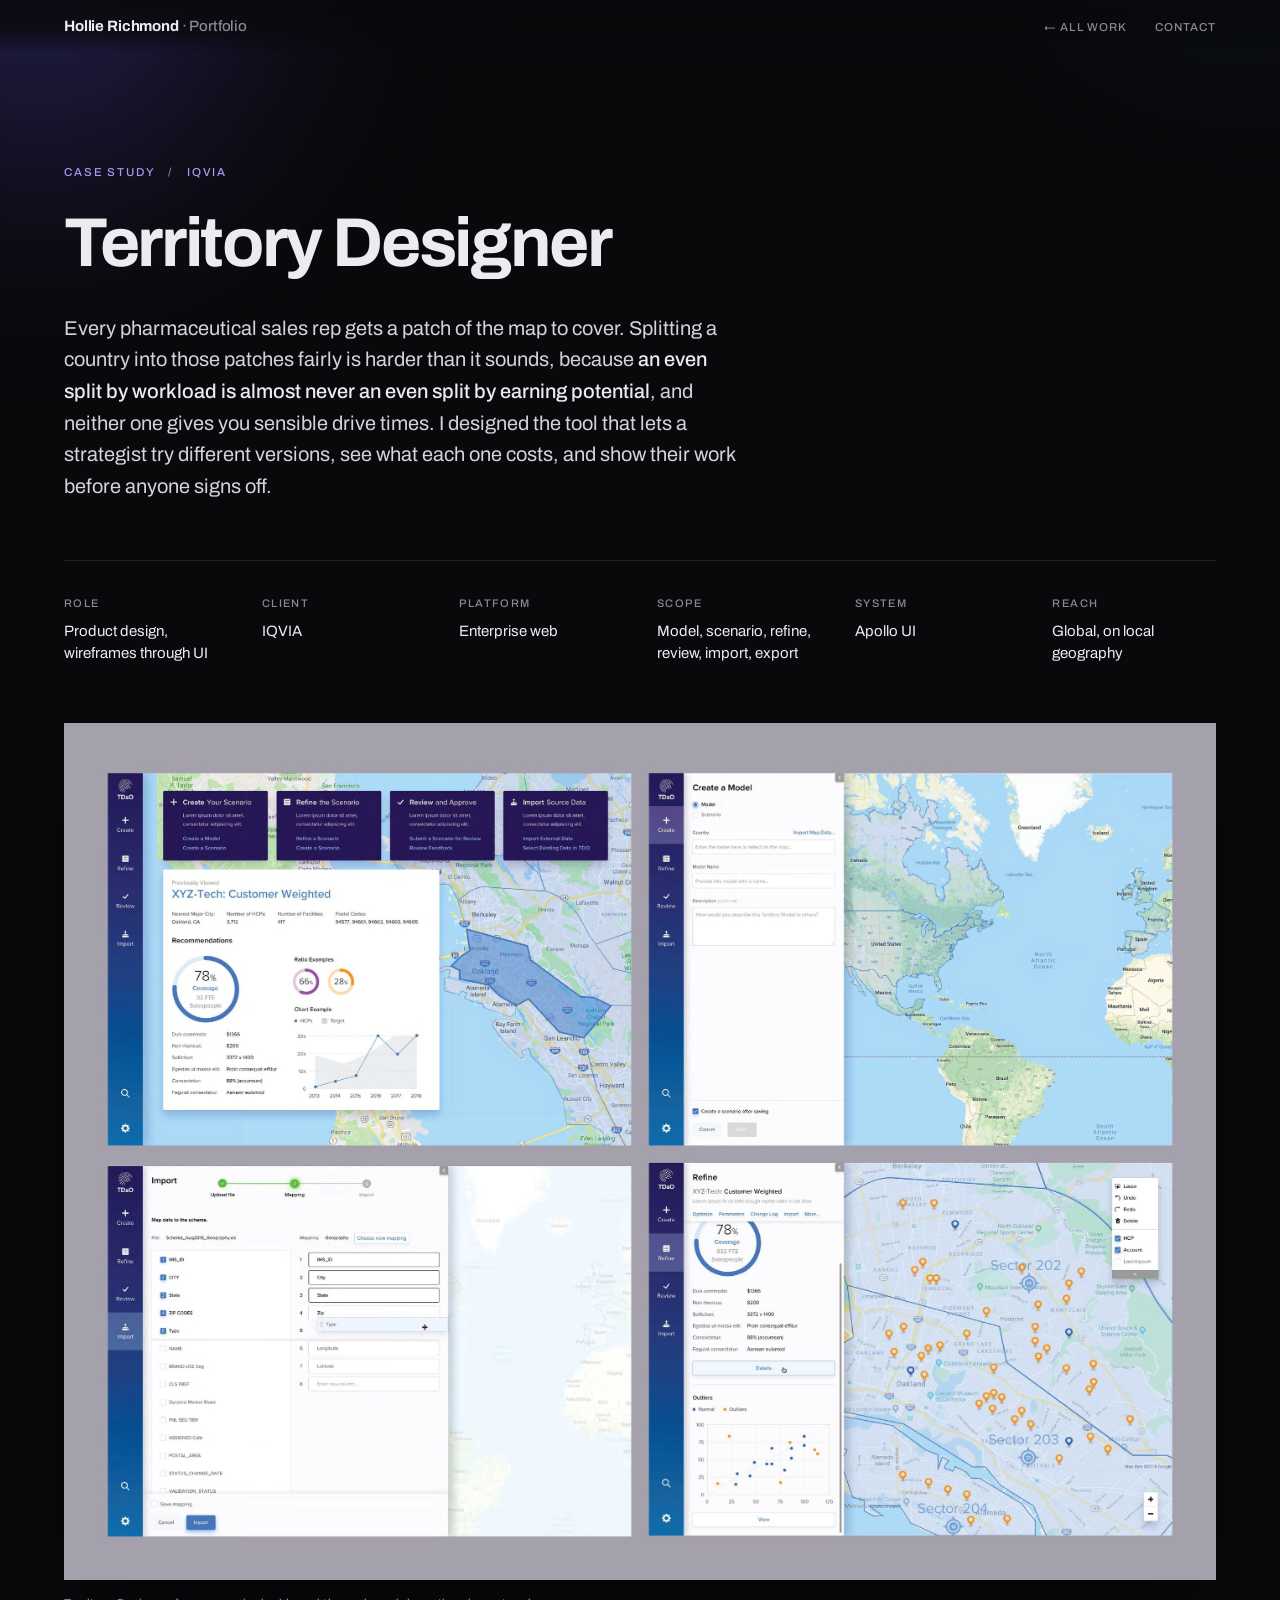
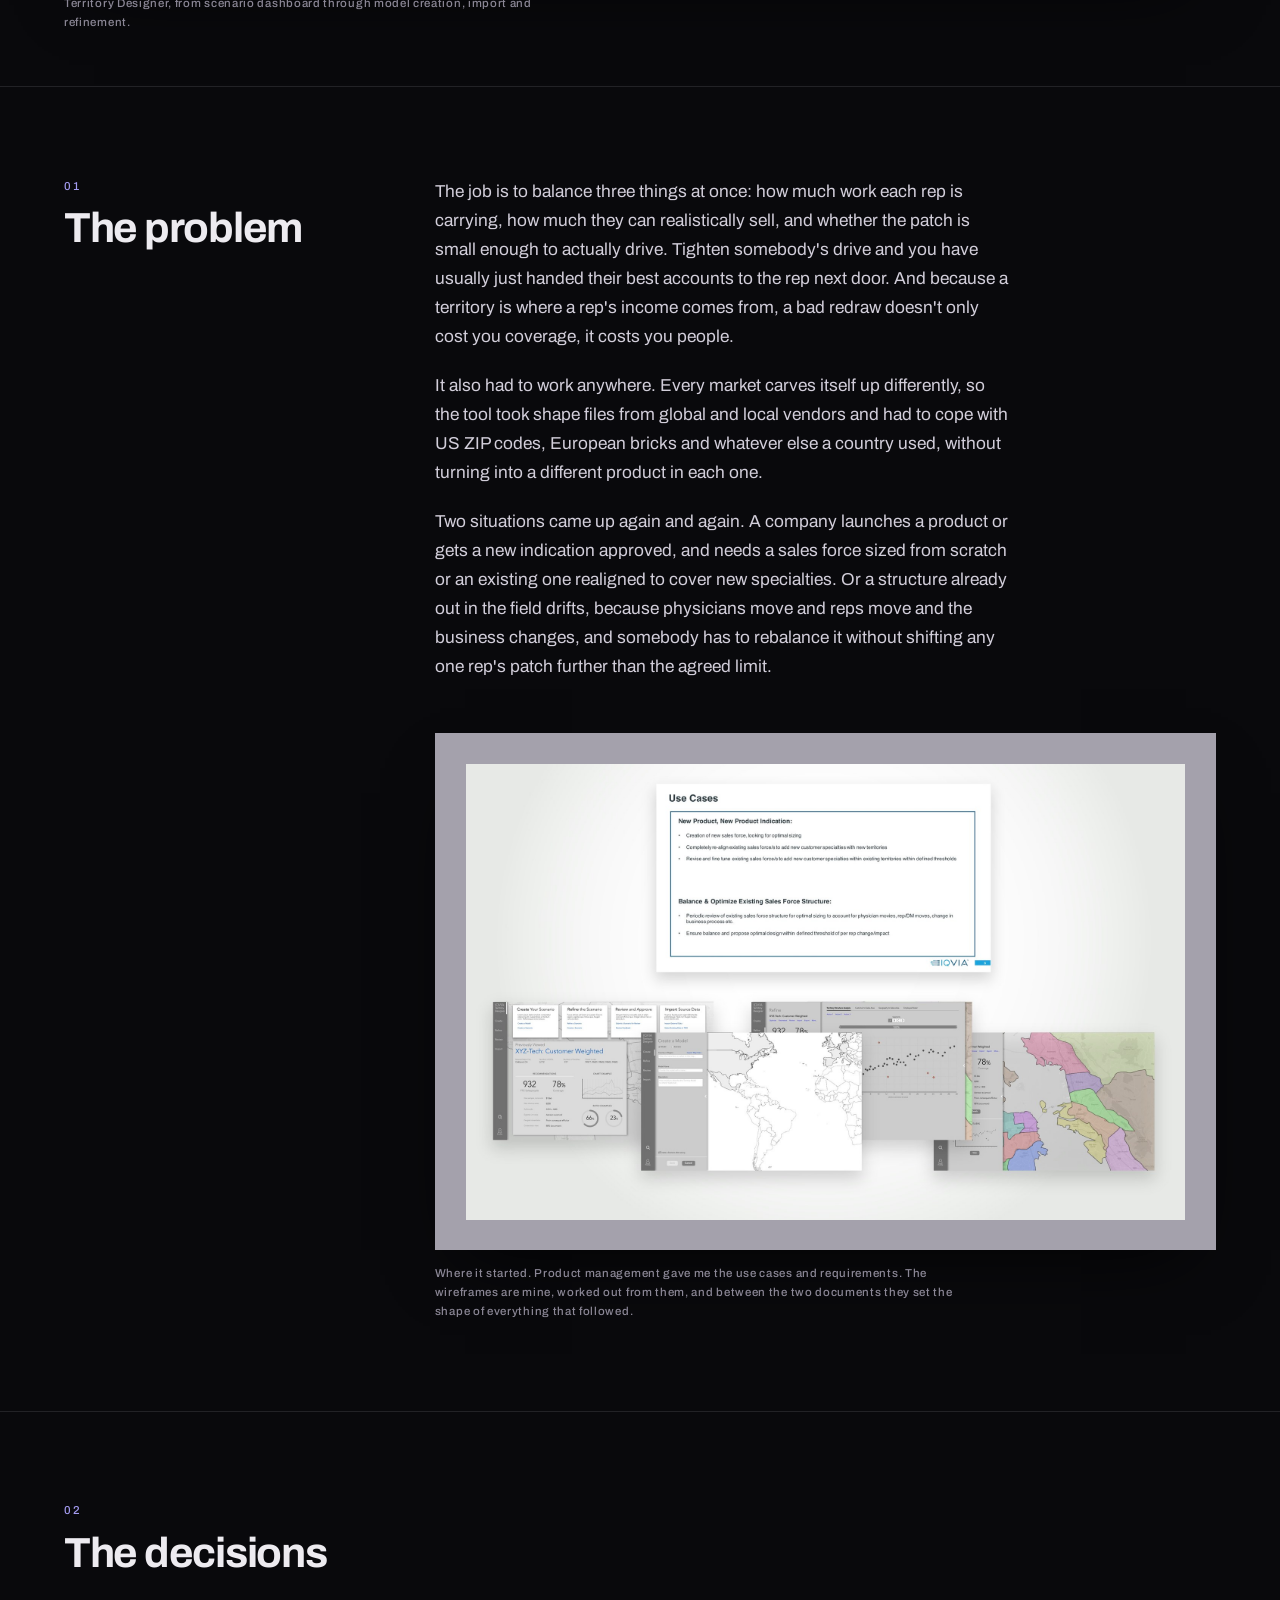
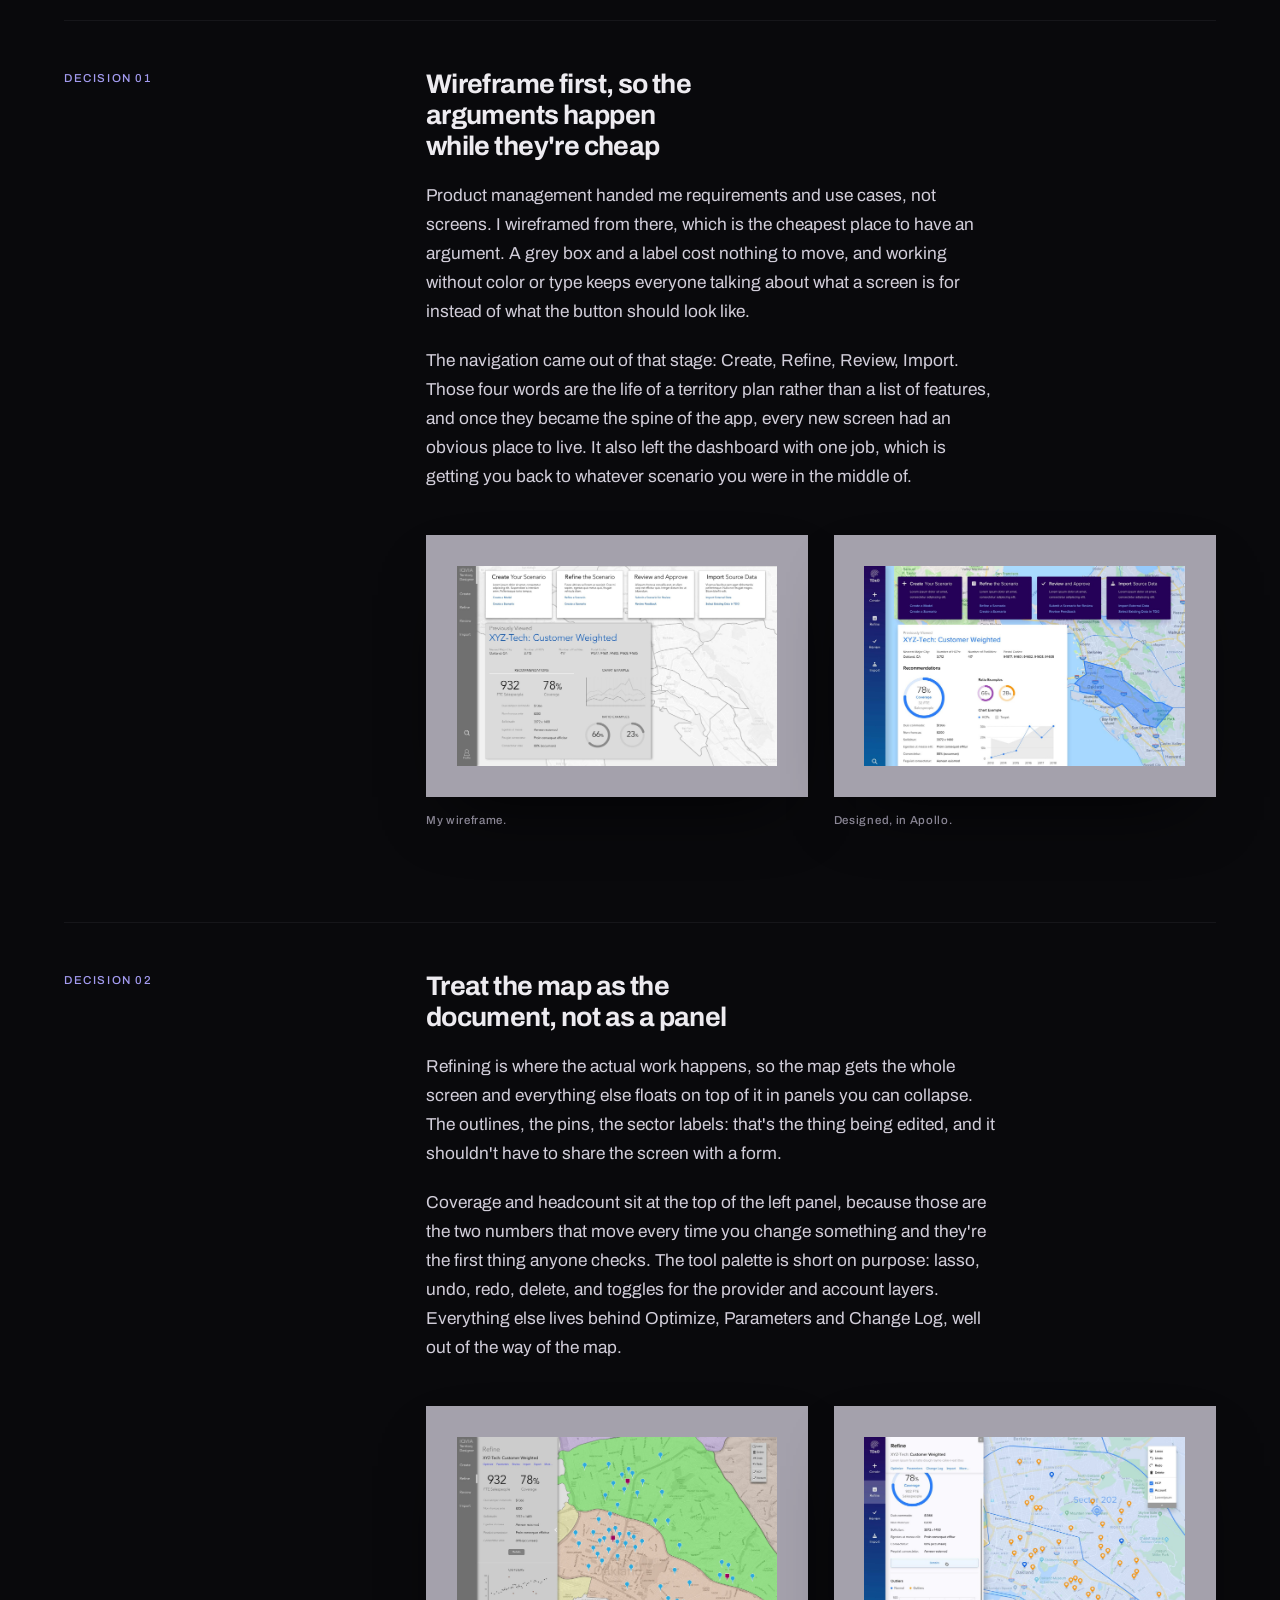
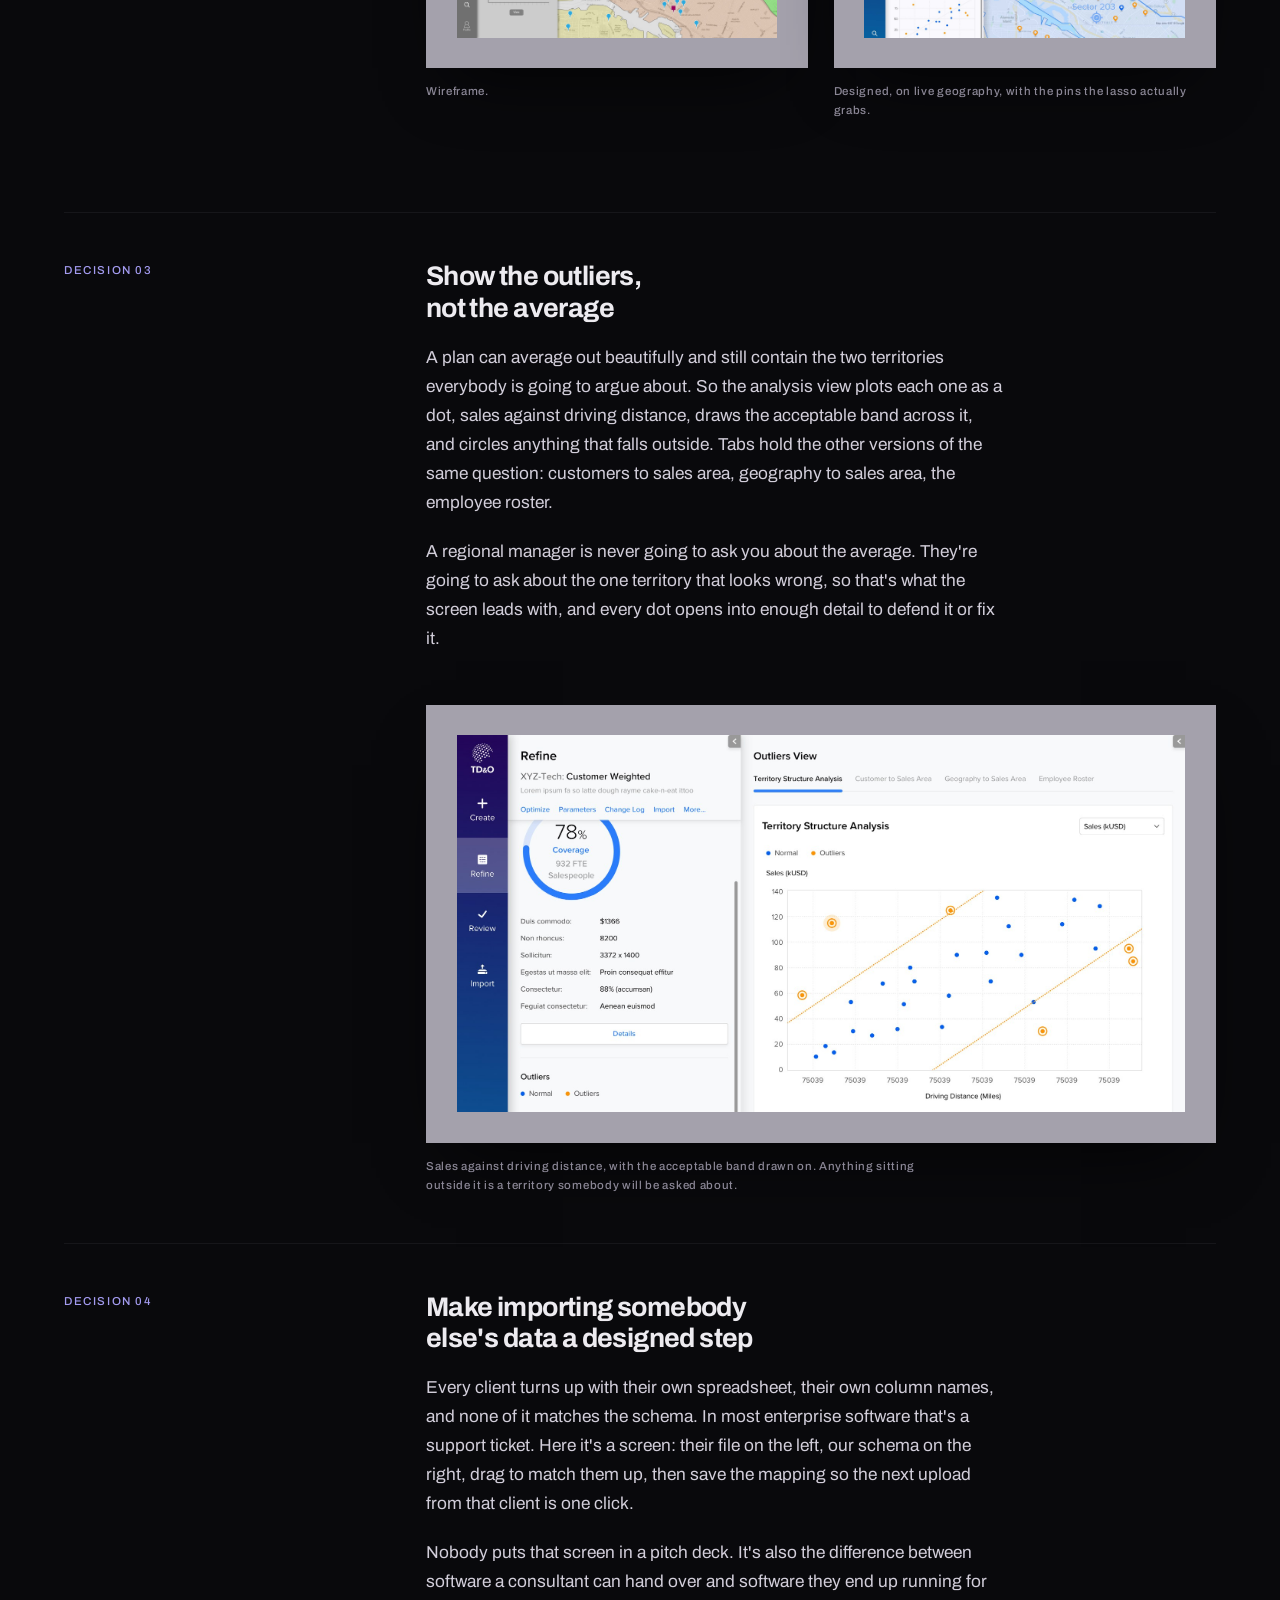
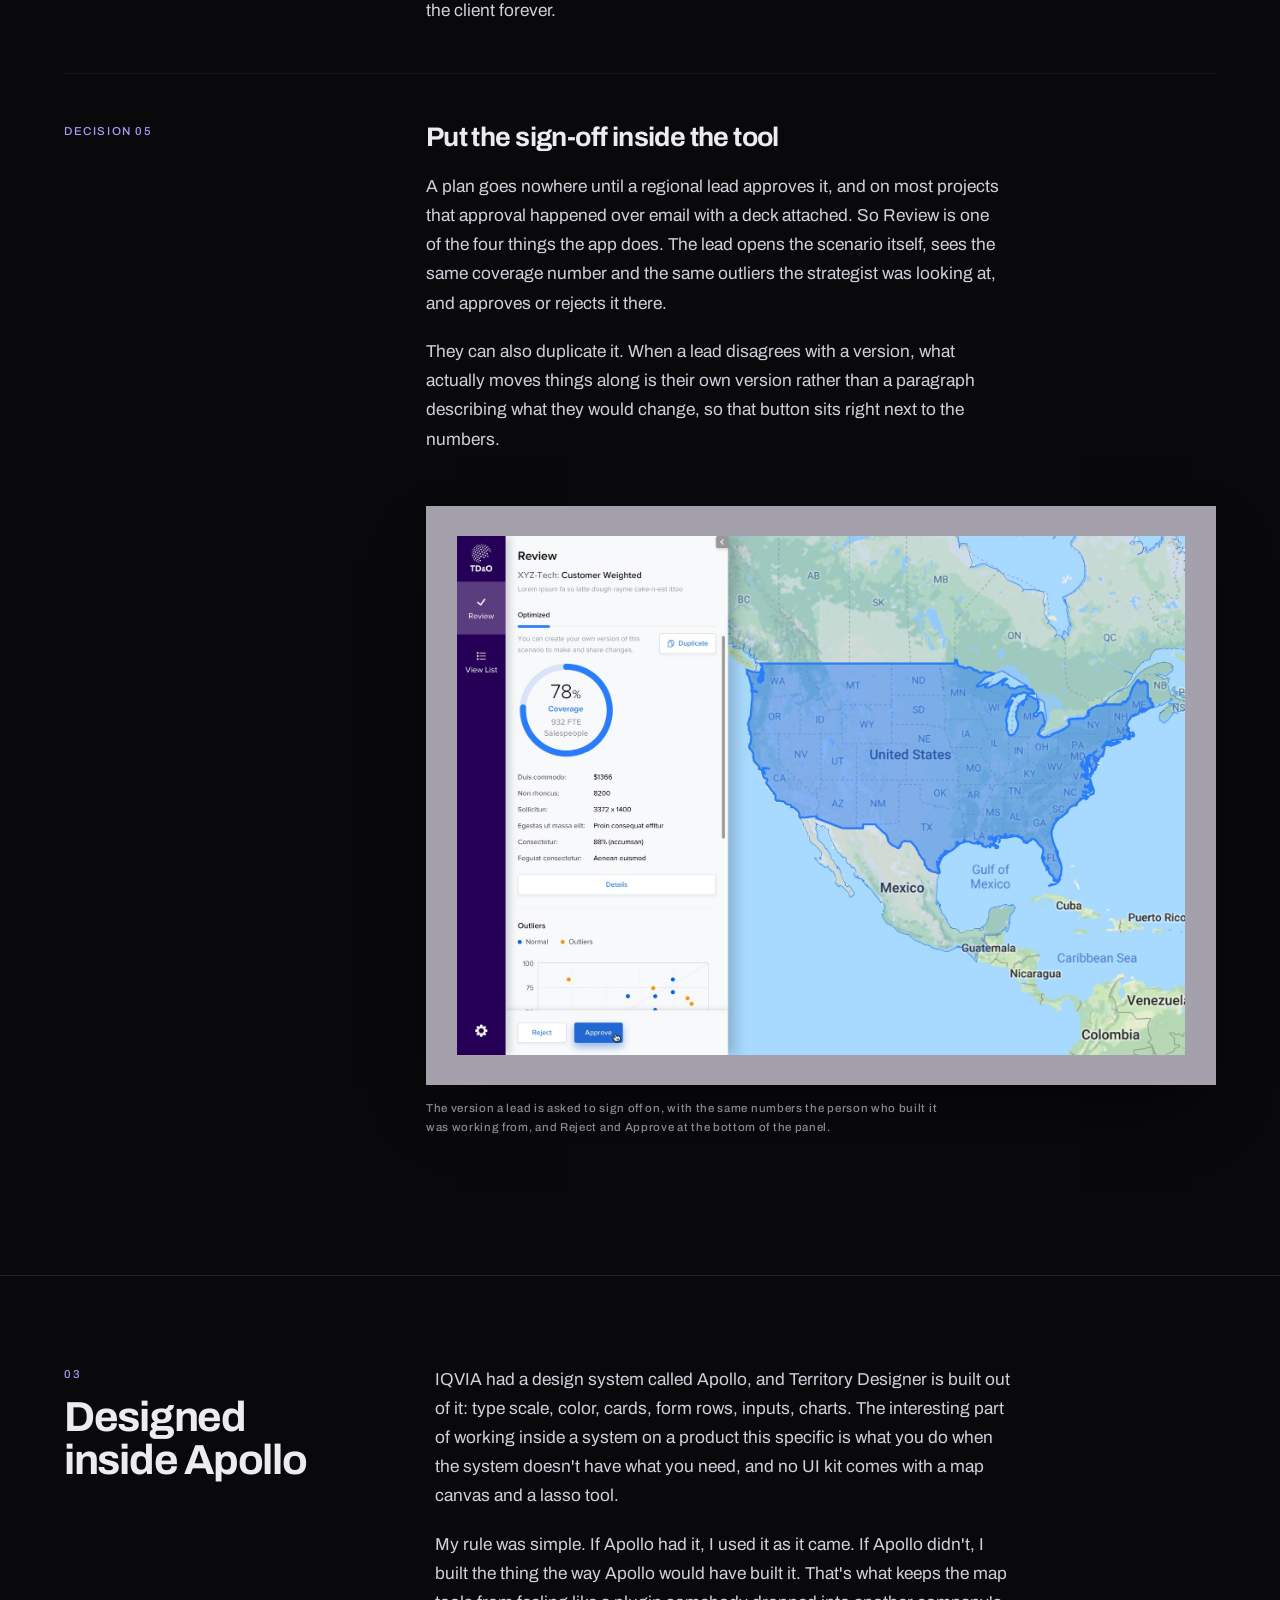
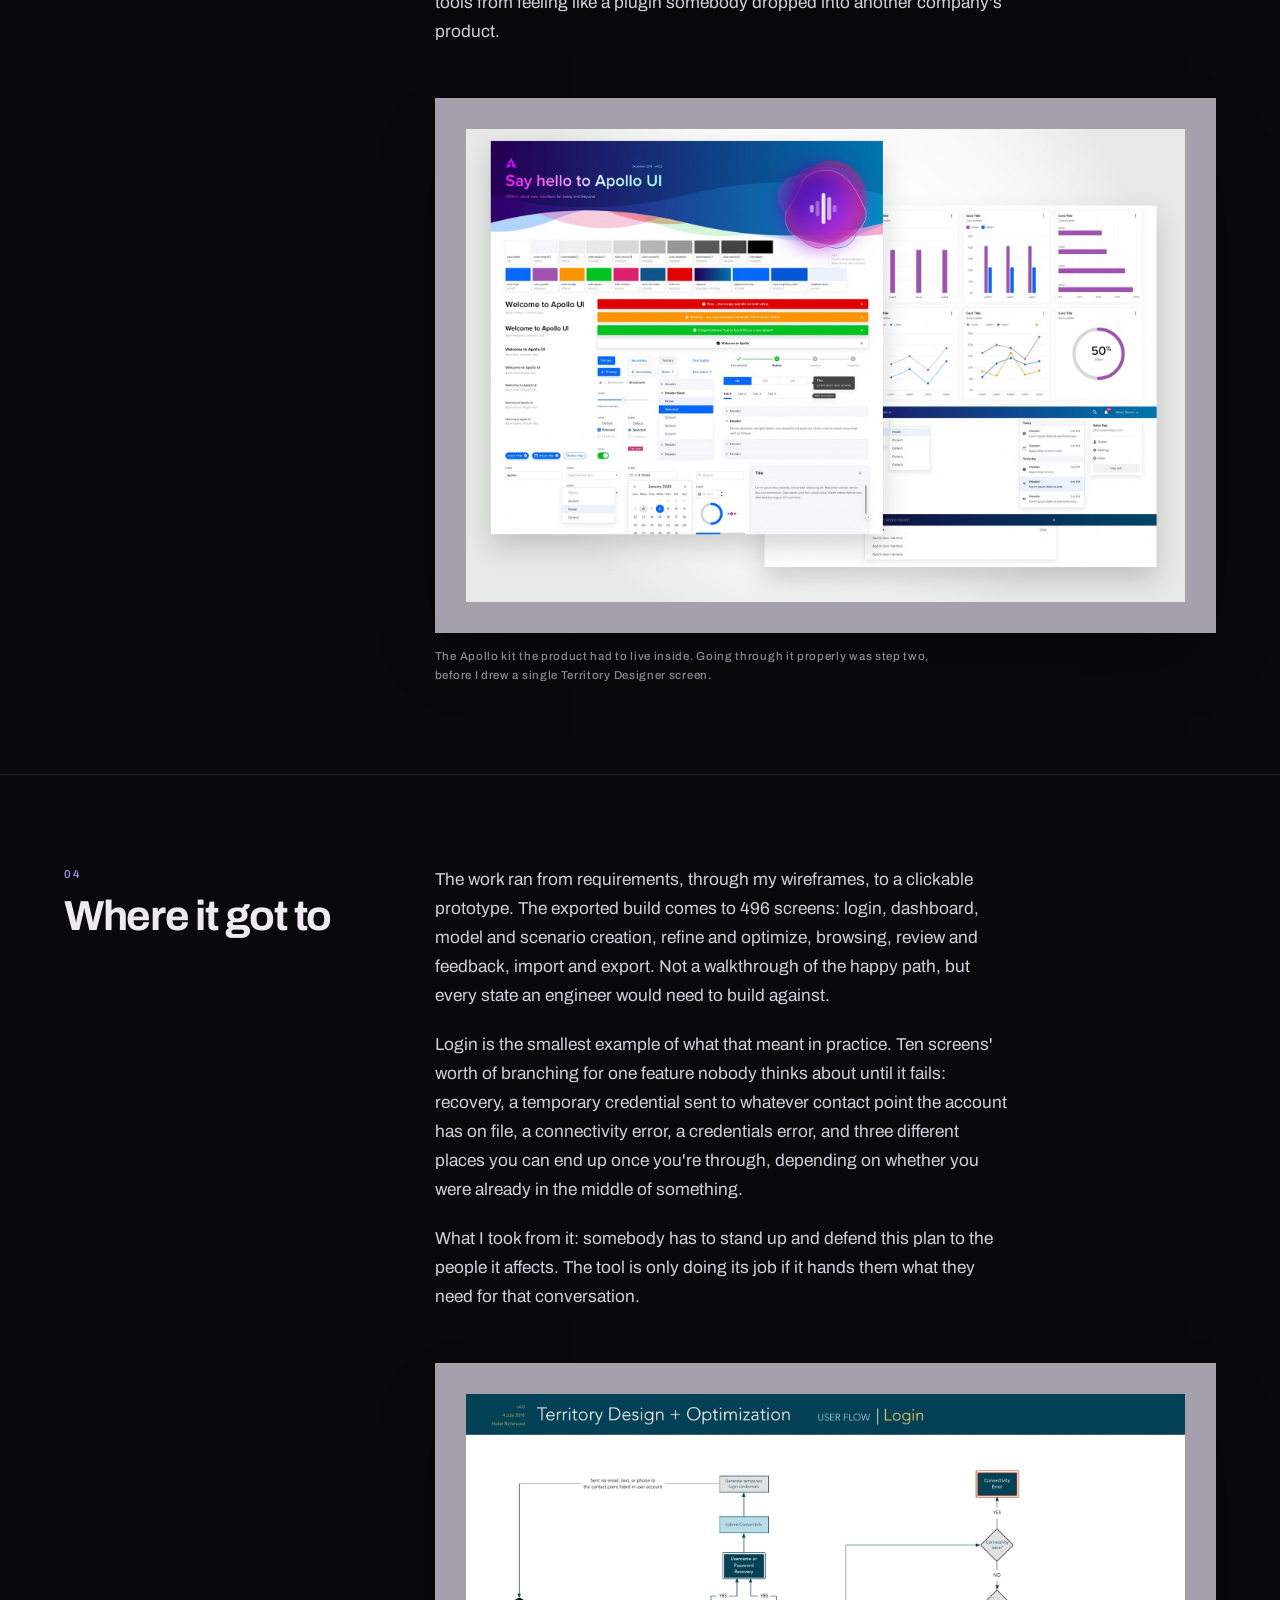
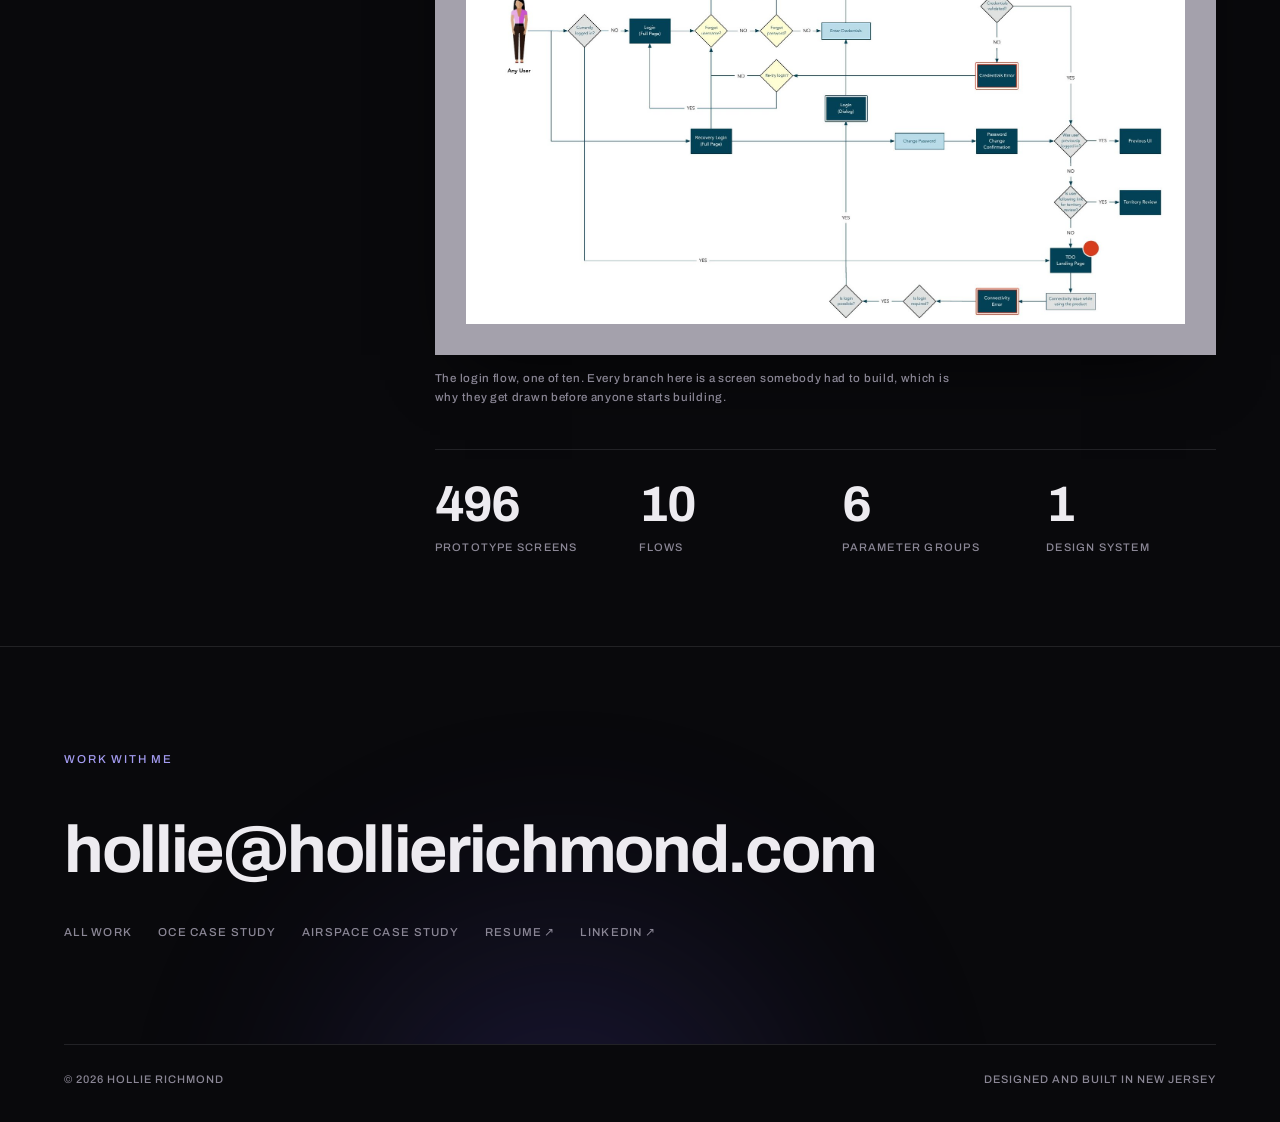
<file: dark/td.html>
<!doctype html>
<html lang="en">
<head>
<meta charset="utf-8">
<meta name="viewport" content="width=device-width,initial-scale=1,viewport-fit=cover">
<title>Territory Designer · Case study · Hollie Richmond</title>
<meta name="description" content="Case study: designing IQVIA Territory Designer, a global tool for balancing sales territories against workload, potential and driving distance.">
<link rel="icon" href="../favicon.svg" type="image/svg+xml">
<link rel="preconnect" href="https://fonts.googleapis.com">
<link rel="preconnect" href="https://fonts.gstatic.com" crossorigin>
<link rel="stylesheet" href="https://fonts.googleapis.com/css2?family=Archivo:wght@300;400;500;600;700;800&display=swap">
<style>
  :root{
    color-scheme: dark;
    --ink:#09090C;
    --ink-raised:#131219;
    --mat:#A4A1AC;
    --paper:#EDEBF0;
    --muted:#8B8796;
    --line:rgba(237,235,240,.11);
    --line-soft:rgba(237,235,240,.06);
    --accent:#A39BF0;
    --display:"Archivo","Helvetica Neue",Helvetica,Arial,sans-serif;
    --body:"Archivo","Helvetica Neue",Helvetica,Arial,sans-serif;
    --mono:"Archivo","Helvetica Neue",Helvetica,Arial,sans-serif;
    --gut:clamp(20px,5vw,72px);
    --rule:1px solid var(--line);
  }

  *{box-sizing:border-box}
  body{
    margin:0;background:var(--ink);color:var(--paper);
    font-family:var(--body);font-weight:400;font-size:16px;line-height:1.6;
    -webkit-font-smoothing:antialiased;overflow-x:hidden;
  }
  img{max-width:100%;display:block}
  a{color:inherit;text-decoration:none}
  ::selection{background:var(--accent);color:#0b0a10}
  :focus-visible{outline:2px solid var(--accent);outline-offset:3px;border-radius:2px}

  .wrap{width:100%;max-width:1440px;margin:0 auto;padding-inline:var(--gut)}
  .col{max-width:64ch}

  /* ---------- top bar ---------- */
  .bar{
    position:fixed;top:0;left:0;right:0;z-index:50;
    padding-top:calc(14px + env(safe-area-inset-top,0px));padding-bottom:14px;
    background:linear-gradient(to bottom,rgba(9,9,12,.92),rgba(9,9,12,.72) 60%,rgba(9,9,12,0));
    backdrop-filter:blur(10px);-webkit-backdrop-filter:blur(10px);
  }
  .bar-in{display:flex;align-items:baseline;justify-content:space-between;gap:10px 16px;flex-wrap:wrap}
  .sig{font-family:var(--display);font-weight:700;font-size:15px;letter-spacing:-.01em;white-space:nowrap}
  .sig span{color:var(--muted);font-weight:500;display:none}
  @media (min-width:520px){.sig span{display:inline}}
  .bar nav{display:flex;flex-wrap:wrap;justify-content:flex-end;gap:8px clamp(13px,2.5vw,28px);
    font-family:var(--mono);font-size:11.5px;font-weight:500;letter-spacing:.09em;text-transform:uppercase;color:var(--muted)}
  .bar nav a{transition:color .25s}
  .bar nav a:hover{color:var(--paper)}

  /* ---------- hero ---------- */
  .hero{position:relative;padding-block:clamp(120px,18vh,190px) clamp(40px,6vh,72px);overflow:hidden}
  .field{position:absolute;inset:-20% -10%;z-index:0;pointer-events:none}
  .orb{position:absolute;border-radius:50%;filter:blur(90px)}
  .orb.a{width:46vw;height:46vw;left:-10vw;top:2vh;background:radial-gradient(circle,#4A3FA8 0%,rgba(74,63,168,0) 70%);opacity:.5}
  .orb.b{width:36vw;height:36vw;right:-6vw;top:-8vh;background:radial-gradient(circle,#2E5C8A 0%,rgba(46,92,138,0) 70%);opacity:.4}
  .hero-in{position:relative;z-index:1}
  .eyebrow{
    font-family:var(--mono);font-size:11.5px;font-weight:500;letter-spacing:.16em;text-transform:uppercase;
    color:var(--accent);margin:0 0 clamp(16px,2.4vw,26px);
  }
  .eyebrow .sep{color:var(--muted);margin-inline:10px}
  h1{
    font-family:var(--display);font-weight:700;
    font-size:clamp(32px,5.4vw,72px);line-height:1.02;letter-spacing:-.034em;
    margin:0;max-width:15ch;text-wrap:balance;
  }
  .dek{
    margin:clamp(22px,3vw,34px) 0 0;color:#D6D2DC;max-width:62ch;
    font-size:clamp(16px,1.6vw,20px);line-height:1.58;
  }
  .dek strong{color:var(--paper);font-weight:500}

  .facts{
    display:grid;gap:18px 34px;grid-template-columns:repeat(auto-fit,minmax(150px,1fr));
    margin-top:clamp(34px,5vw,58px);padding-top:clamp(24px,3vw,34px);border-top:var(--rule);
  }
  .fact dt{
    font-family:var(--mono);font-size:11px;font-weight:500;letter-spacing:.13em;text-transform:uppercase;
    color:var(--muted);margin:0 0 7px;
  }
  .fact dd{margin:0;font-size:15px;line-height:1.5}

  /* ---------- plates and figures ---------- */
  .plate{
    background:var(--mat);padding:clamp(14px,2.4vw,34px);
    box-shadow:0 30px 70px -30px rgba(0,0,0,.85);
  }
  .plate img{width:100%;height:auto}
  .plate-cap,.figcap{
    font-family:var(--mono);font-size:11.5px;font-weight:500;letter-spacing:.06em;
    color:var(--muted);margin:14px 0 0;max-width:74ch;line-height:1.65;
  }
  .lead-plate{margin-top:clamp(30px,5vw,58px)}
  .duo{display:grid;gap:clamp(14px,2vw,26px);grid-template-columns:1fr;margin-block:clamp(26px,4vw,44px)}
  @media (min-width:760px){.duo{grid-template-columns:1fr 1fr}}

  figure{margin:0}
  .fig{margin:clamp(30px,4.5vw,52px) 0 0}
  .fig svg{
    width:100%;height:auto;display:block;
    color:var(--paper);
    background:var(--ink-raised);
    border:1px solid var(--line);
    padding:clamp(10px,1.6vw,20px);
  }
  .fig .sw-line{stroke:currentColor;stroke-opacity:.34}
  .fig .sw-box{fill:none;stroke:currentColor;stroke-opacity:.34}
  .fig .lab{fill:currentColor;font-family:var(--mono);font-size:13px;font-weight:600}
  .fig .sub{fill:currentColor;fill-opacity:.62;font-family:var(--mono);font-size:12px;font-weight:400}
  .fig .tiny{fill:currentColor;fill-opacity:.5;font-family:var(--mono);font-size:10.5px;font-weight:500;letter-spacing:.11em}
  .fig .acc{fill:#A39BF0;font-family:var(--mono);font-size:12px;font-weight:500}
  .fig .acc-line{stroke:#A39BF0}
  .fig .acc-box{fill:none;stroke:#A39BF0}

  /* ---------- user stories ---------- */
  .stories{
    display:grid;gap:1px;background:var(--line);
    border:1px solid var(--line);
    margin:clamp(30px,4.5vw,52px) 0 0;
  }
  @media (min-width:700px){.stories{grid-template-columns:1fr 1fr}}
  .story{background:var(--ink-raised);padding:clamp(18px,2.4vw,26px)}
  .story .who{
    display:block;font-family:var(--mono);font-size:10.5px;font-weight:500;
    letter-spacing:.14em;text-transform:uppercase;color:var(--accent);margin-bottom:10px;
  }
  .story p{margin:0;font-size:15px;line-height:1.56;color:#D2CEDA}

  /* ---------- body sections ---------- */
  main section{padding-block:clamp(44px,7vw,92px);border-top:var(--rule)}
  .grid{display:grid;gap:clamp(20px,3vw,54px);grid-template-columns:1fr;align-items:start}
  @media (min-width:900px){
    .grid{grid-template-columns:minmax(200px,1fr) minmax(0,2.35fr)}
    .grid > .sec-head{position:sticky;top:calc(96px + env(safe-area-inset-top,0px))}
  }
  .sec-head{display:flex;align-items:baseline;gap:14px;flex-wrap:wrap;margin:0 0 clamp(16px,2vw,0px)}
  @media (min-width:900px){.sec-head{flex-direction:column;gap:12px;margin-bottom:0}}
  .sec-n{font-family:var(--mono);font-size:11.5px;font-weight:500;letter-spacing:.14em;text-transform:uppercase;color:var(--accent)}
  h2{
    font-family:var(--display);font-weight:700;
    font-size:clamp(24px,3.4vw,42px);line-height:1.04;letter-spacing:-.03em;margin:0;text-wrap:balance;
  }
  p{margin:0 0 1.15em;color:#D2CEDA;font-size:clamp(15.5px,1.35vw,17.5px);line-height:1.68}
  p:last-child{margin-bottom:0}
  strong{color:var(--paper);font-weight:600}
  em{font-style:italic;color:var(--paper)}

  .pull{
    margin:clamp(30px,4.5vw,52px) 0;padding-left:clamp(18px,2.4vw,28px);
    border-left:2px solid var(--accent);
    font-family:var(--display);font-weight:600;
    font-size:clamp(19px,2.4vw,30px);line-height:1.24;letter-spacing:-.022em;
    color:var(--paper);max-width:24ch;
  }

  /* ---------- decisions ---------- */
  .dec{
    padding-block:clamp(30px,4vw,48px);border-top:1px solid var(--line-soft);
    display:grid;gap:clamp(12px,2vw,54px);grid-template-columns:1fr;align-items:start;
  }
  @media (min-width:900px){.dec{grid-template-columns:minmax(200px,1fr) minmax(0,2.35fr)}}
  .dec:first-of-type{border-top:0;padding-top:0}
  h3{
    font-family:var(--display);font-weight:700;
    font-size:clamp(19px,2.1vw,27px);line-height:1.16;letter-spacing:-.022em;
    margin:0 0 .7em;max-width:24ch;text-wrap:balance;
  }
  .evidence{
    margin-top:clamp(16px,2vw,22px);padding:clamp(14px,2vw,20px) clamp(16px,2.2vw,24px);
    background:var(--ink-raised);border-left:1px solid var(--line);
    font-size:14.5px;line-height:1.62;color:var(--muted);max-width:66ch;
  }
  .evidence b{
    display:block;font-family:var(--mono);font-size:10.5px;font-weight:500;
    letter-spacing:.14em;text-transform:uppercase;color:var(--accent);margin-bottom:8px;
  }

  .src{
    margin-top:clamp(26px,3.5vw,40px);padding-top:16px;border-top:1px solid var(--line-soft);
    font-family:var(--mono);font-size:11.5px;font-weight:500;line-height:1.7;
    letter-spacing:.04em;color:var(--muted);max-width:66ch;
  }
  .src a{color:var(--muted);border-bottom:1px solid var(--line);transition:color .25s,border-color .25s}
  .src a:hover{color:var(--accent);border-color:var(--accent)}

  .tally{
    display:grid;gap:22px 34px;grid-template-columns:repeat(auto-fit,minmax(130px,1fr));
    margin:clamp(26px,4vw,42px) 0 0;padding-top:clamp(22px,3vw,30px);border-top:var(--rule);
  }
  .tally div{min-width:0}
  .tally .num{
    display:block;font-family:var(--display);font-weight:700;
    font-size:clamp(30px,4vw,50px);line-height:1;letter-spacing:-.035em;color:var(--paper);
  }
  .tally .lab{
    display:block;margin-top:9px;font-family:var(--mono);font-size:11px;font-weight:500;
    letter-spacing:.11em;text-transform:uppercase;color:var(--muted);
  }

  /* ---------- foot ---------- */
  .endnote{padding-block:clamp(50px,8vw,110px);border-top:var(--rule);position:relative;overflow:hidden}
  .endnote .orb.d{
    position:absolute;width:52vw;height:52vw;left:18vw;bottom:-34vw;border-radius:50%;
    background:radial-gradient(circle,#5347B5 0%,rgba(83,71,181,0) 70%);opacity:.3;filter:blur(100px);pointer-events:none;
  }
  .endnote-in{position:relative;z-index:1}
  .mail-link{
    display:inline-block;font-family:var(--display);font-weight:700;
    font-size:clamp(24px,5.4vw,66px);line-height:1;letter-spacing:-.035em;margin:clamp(14px,2vw,22px) 0 0;
    word-break:break-word;
    background-image:linear-gradient(var(--accent),var(--accent));
    background-size:0 2px;background-position:0 100%;background-repeat:no-repeat;
    transition:background-size .45s cubic-bezier(.2,.7,.3,1),color .3s;
  }
  .mail-link:hover{background-size:100% 2px;color:var(--accent)}
  .elsewhere{
    display:flex;flex-wrap:wrap;gap:12px 26px;margin-top:clamp(24px,3.5vw,40px);
    font-family:var(--mono);font-size:11.5px;font-weight:500;letter-spacing:.11em;text-transform:uppercase;color:var(--muted);
  }
  .elsewhere a{transition:color .25s}
  .elsewhere a:hover{color:var(--accent)}
  .elsewhere a[target]::after{content:" ↗";letter-spacing:0}
  footer{
    padding-block:26px 34px;border-top:var(--rule);
    font-family:var(--mono);font-size:11px;font-weight:500;letter-spacing:.09em;text-transform:uppercase;color:var(--muted);
    display:flex;flex-wrap:wrap;gap:8px 22px;justify-content:space-between;
  }

  /* ---------- motion ---------- */
  .js [data-rise]{transform:translate3d(0,18px,0);transition:transform 1s cubic-bezier(.16,.84,.34,1)}
  .js [data-rise].in{transform:none}
  @media (prefers-reduced-motion:reduce){
    *{animation:none!important;transition-duration:.01ms!important}
    [data-rise]{transform:none!important}
  }
</style>
<meta name="robots" content="noindex">
</head>
<body>
<script>document.documentElement.classList.add('js');</script>

<header class="bar">
  <div class="wrap bar-in">
    <a class="sig" href="index.html">Hollie Richmond <span>&#183; Portfolio</span></a>
    <nav>
      <a href="index.html#work">&#8592; All work</a>
      <a href="index.html#contact">Contact</a>
    </nav>
  </div>
</header>

<main>

  <section class="hero">
    <div class="field" aria-hidden="true">
      <div class="orb a"></div>
      <div class="orb b"></div>
    </div>
    <div class="wrap hero-in">
      <p class="eyebrow">Case study <span class="sep">/</span> IQVIA</p>
      <h1>Territory Designer</h1>
      <p class="dek">Every pharmaceutical sales rep gets a patch of the map to cover. Splitting a country into those patches fairly is harder than it sounds, because <strong>an even split by workload is almost never an even split by earning potential</strong>, and neither one gives you sensible drive times. I designed the tool that lets a strategist try different versions, see what each one costs, and show their work before anyone signs off.</p>

      <dl class="facts">
        <div class="fact"><dt>Role</dt><dd>Product design, wireframes through UI</dd></div>
        <div class="fact"><dt>Client</dt><dd>IQVIA</dd></div>
        <div class="fact"><dt>Platform</dt><dd>Enterprise web</dd></div>
        <div class="fact"><dt>Scope</dt><dd>Model, scenario, refine, review, import, export</dd></div>
        <div class="fact"><dt>System</dt><dd>Apollo UI</dd></div>
        <div class="fact"><dt>Reach</dt><dd>Global, on local geography</dd></div>
      </dl>

      <div class="lead-plate" data-rise>
        <div class="plate">
          <img src="../img/full/w01.jpg" alt="Four Territory Designer screens: a scenario dashboard over a mapped sales territory, a model creation panel, a data import mapping step, and a refinement view with coverage metrics and plotted accounts." width="2600" height="1896" fetchpriority="high" decoding="async">
        </div>
        <p class="plate-cap">Territory Designer, from scenario dashboard through model creation, import and refinement.</p>
      </div>
    </div>
  </section>

  <section>
    <div class="wrap">
      <div class="grid">
        <div class="sec-head"><span class="sec-n">01</span><h2>The problem</h2></div>
        <div>
          <div class="col">
            <p>The job is to balance three things at once: how much work each rep is carrying, how much they can realistically sell, and whether the patch is small enough to actually drive. Tighten somebody's drive and you have usually just handed their best accounts to the rep next door. And because a territory is where a rep's income comes from, a bad redraw doesn't only cost you coverage, it costs you people.</p>
            <p>It also had to work anywhere. Every market carves itself up differently, so the tool took shape files from global and local vendors and had to cope with US ZIP codes, European bricks and whatever else a country used, without turning into a different product in each one.</p>
            <p>Two situations came up again and again. A company launches a product or gets a new indication approved, and needs a sales force sized from scratch or an existing one realigned to cover new specialties. Or a structure already out in the field drifts, because physicians move and reps move and the business changes, and somebody has to rebalance it without shifting any one rep's patch further than the agreed limit.</p>
          </div>

          <figure class="fig" data-rise>
            <div class="plate"><img src="../img/td/td-usecases.jpg" alt="The use case document alongside a fan of greyscale wireframes: the scenario dashboard, model creation with a world map, the outlier analysis chart, and a refinement view showing colour-coded territories." width="1900" height="1204" loading="lazy" decoding="async"></div>
            <figcaption class="figcap">Where it started. Product management gave me the use cases and requirements. The wireframes are mine, worked out from them, and between the two documents they set the shape of everything that followed.</figcaption>
          </figure>
        </div>
      </div>
    </div>
  </section>

  <section>
    <div class="wrap">
      <div class="sec-head" style="margin-bottom:clamp(26px,4vw,44px)"><span class="sec-n">02</span><h2>The decisions</h2></div>

      <div class="dec" data-rise>
        <div class="sec-head"><span class="sec-n">Decision 01</span></div>
        <div>
          <h3>Wireframe first, so the arguments happen while they're cheap</h3>
          <div class="col">
            <p>Product management handed me requirements and use cases, not screens. I wireframed from there, which is the cheapest place to have an argument. A grey box and a label cost nothing to move, and working without color or type keeps everyone talking about what a screen is for instead of what the button should look like.</p>
            <p>The navigation came out of that stage: Create, Refine, Review, Import. Those four words are the life of a territory plan rather than a list of features, and once they became the spine of the app, every new screen had an obvious place to live. It also left the dashboard with one job, which is getting you back to whatever scenario you were in the middle of.</p>
          </div>

          <div class="duo">
            <figure>
              <div class="plate"><img src="../img/td/td-home-wire.jpg" alt="Greyscale wireframe of the Territory Designer dashboard: four action cards for create, refine, review and import over a faint map, with a previously viewed scenario card carrying coverage figures and example charts." width="1500" height="938" loading="lazy" decoding="async"></div>
              <figcaption class="figcap">My wireframe.</figcaption>
            </figure>
            <figure>
              <div class="plate"><img src="../img/td/td-home-final.jpg" alt="The finished dashboard: the same four action cards in Apollo styling over a live map of the Bay Area with a territory outlined, and a scenario card showing 78 percent coverage, 32 full-time salespeople, ratio dials and a trend chart." width="1500" height="938" loading="lazy" decoding="async"></div>
              <figcaption class="figcap">Designed, in Apollo.</figcaption>
            </figure>
          </div>
        </div>
      </div>

      <div class="dec" data-rise>
        <div class="sec-head"><span class="sec-n">Decision 02</span></div>
        <div>
          <h3>Treat the map as the document, not as a panel</h3>
          <div class="col">
            <p>Refining is where the actual work happens, so the map gets the whole screen and everything else floats on top of it in panels you can collapse. The outlines, the pins, the sector labels: that's the thing being edited, and it shouldn't have to share the screen with a form.</p>
            <p>Coverage and headcount sit at the top of the left panel, because those are the two numbers that move every time you change something and they're the first thing anyone checks. The tool palette is short on purpose: lasso, undo, redo, delete, and toggles for the provider and account layers. Everything else lives behind Optimize, Parameters and Change Log, well out of the way of the map.</p>
          </div>

          <div class="duo">
            <figure>
              <div class="plate"><img src="../img/td/td-refine-wire.jpg" alt="Greyscale wireframe of the refine view: a left panel with coverage and headcount figures and an outliers scatter plot, a colour-blocked territory map filling the canvas, and a floating tool palette with lasso, delete, undo, redo and layer toggles." width="1500" height="938" loading="lazy" decoding="async"></div>
              <figcaption class="figcap">Wireframe.</figcaption>
            </figure>
            <figure>
              <div class="plate"><img src="../img/td/td-refine-final.jpg" alt="The finished refine view: a live Oakland map with sector boundaries and provider pins, a left panel showing 78 percent coverage and 932 full-time salespeople above an outliers scatter plot, and a floating palette with lasso, undo, redo, delete and layer checkboxes." width="1500" height="938" loading="lazy" decoding="async"></div>
              <figcaption class="figcap">Designed, on live geography, with the pins the lasso actually grabs.</figcaption>
            </figure>
          </div>
        </div>
      </div>

      <div class="dec" data-rise>
        <div class="sec-head"><span class="sec-n">Decision 03</span></div>
        <div>
          <h3>Show the outliers, not the average</h3>
          <div class="col">
            <p>A plan can average out beautifully and still contain the two territories everybody is going to argue about. So the analysis view plots each one as a dot, sales against driving distance, draws the acceptable band across it, and circles anything that falls outside. Tabs hold the other versions of the same question: customers to sales area, geography to sales area, the employee roster.</p>
            <p>A regional manager is never going to ask you about the average. They're going to ask about the one territory that looks wrong, so that's what the screen leads with, and every dot opens into enough detail to defend it or fix it.</p>
          </div>

          <figure class="fig">
            <div class="plate"><img src="../img/td/td-outliers.jpg" alt="The outliers analysis view: a scatter plot of sales in thousands of dollars against driving distance in miles, with normal territories in blue, outliers ringed in orange, and dotted boundary lines marking the acceptable band. Tabs above offer territory structure analysis, customer to sales area, geography to sales area and employee roster." width="1900" height="983" loading="lazy" decoding="async"></div>
            <figcaption class="figcap">Sales against driving distance, with the acceptable band drawn on. Anything sitting outside it is a territory somebody will be asked about.</figcaption>
          </figure>
        </div>
      </div>

      <div class="dec" data-rise>
        <div class="sec-head"><span class="sec-n">Decision 04</span></div>
        <div>
          <h3>Make importing somebody else's data a designed step</h3>
          <div class="col">
            <p>Every client turns up with their own spreadsheet, their own column names, and none of it matches the schema. In most enterprise software that's a support ticket. Here it's a screen: their file on the left, our schema on the right, drag to match them up, then save the mapping so the next upload from that client is one click.</p>
            <p>Nobody puts that screen in a pitch deck. It's also the difference between software a consultant can hand over and software they end up running for the client forever.</p>
          </div>
        </div>
      </div>

      <div class="dec" data-rise>
        <div class="sec-head"><span class="sec-n">Decision 05</span></div>
        <div>
          <h3>Put the sign-off inside the tool</h3>
          <div class="col">
            <p>A plan goes nowhere until a regional lead approves it, and on most projects that approval happened over email with a deck attached. So Review is one of the four things the app does. The lead opens the scenario itself, sees the same coverage number and the same outliers the strategist was looking at, and approves or rejects it there.</p>
            <p>They can also duplicate it. When a lead disagrees with a version, what actually moves things along is their own version rather than a paragraph describing what they would change, so that button sits right next to the numbers.</p>
          </div>

          <figure class="fig">
            <div class="plate"><img src="../img/td/td-review.jpg" alt="The review screen: a left panel headed Review showing an optimized scenario for XYZ-Tech, a dial reading 78 percent coverage and 932 full-time salespeople, a details list, a duplicate button, an outliers scatter plot, and Reject and Approve buttons pinned to the bottom, next to a map of the United States with the whole country outlined and shaded blue." width="1700" height="1209" loading="lazy" decoding="async"></div>
            <figcaption class="figcap">The version a lead is asked to sign off on, with the same numbers the person who built it was working from, and Reject and Approve at the bottom of the panel.</figcaption>
          </figure>
        </div>
      </div>
    </div>
  </section>

  <section>
    <div class="wrap">
      <div class="grid">
        <div class="sec-head"><span class="sec-n">03</span><h2>Designed inside Apollo</h2></div>
        <div>
          <div class="col">
            <p>IQVIA had a design system called Apollo, and Territory Designer is built out of it: type scale, color, cards, form rows, inputs, charts. The interesting part of working inside a system on a product this specific is what you do when the system doesn't have what you need, and no UI kit comes with a map canvas and a lasso tool.</p>
            <p>My rule was simple. If Apollo had it, I used it as it came. If Apollo didn't, I built the thing the way Apollo would have built it. That's what keeps the map tools from feeling like a plugin somebody dropped into another company's product.</p>
          </div>

          <figure class="fig">
            <div class="plate"><img src="../img/td/td-apollo.jpg" alt="The Apollo UI kit: a color library, type scale, alert bars, buttons, chips, form controls, a date picker, tabs and menus, alongside chart cards showing bar, line and donut examples and an application shell with a navigation bar and notification panel." width="1900" height="1248" loading="lazy" decoding="async"></div>
            <figcaption class="figcap">The Apollo kit the product had to live inside. Going through it properly was step two, before I drew a single Territory Designer screen.</figcaption>
          </figure>
        </div>
      </div>
    </div>
  </section>

  <section>
    <div class="wrap">
      <div class="grid">
        <div class="sec-head"><span class="sec-n">04</span><h2>Where it got to</h2></div>
        <div>
          <div class="col">
            <p>The work ran from requirements, through my wireframes, to a clickable prototype. The exported build comes to 496 screens: login, dashboard, model and scenario creation, refine and optimize, browsing, review and feedback, import and export. Not a walkthrough of the happy path, but every state an engineer would need to build against.</p>
            <p>Login is the smallest example of what that meant in practice. Ten screens' worth of branching for one feature nobody thinks about until it fails: recovery, a temporary credential sent to whatever contact point the account has on file, a connectivity error, a credentials error, and three different places you can end up once you're through, depending on whether you were already in the middle of something.</p>
            <p>What I took from it: somebody has to stand up and defend this plan to the people it affects. The tool is only doing its job if it hands them what they need for that conversation.</p>
          </div>

          <figure class="fig">
            <div class="plate"><img src="../img/td/td-loginflow.jpg" alt="The login user flow: a flowchart starting from any user and branching through currently logged in, forgot username, forgot password, credential recovery by email, text or phone, connectivity and credentials error states, password change and confirmation, and three exits to the previous UI, territory review, or the TDO landing page." width="1900" height="1401" loading="lazy" decoding="async"></div>
            <figcaption class="figcap">The login flow, one of ten. Every branch here is a screen somebody had to build, which is why they get drawn before anyone starts building.</figcaption>
          </figure>

          <div class="tally">
            <div><span class="num">496</span><span class="lab">Prototype screens</span></div>
            <div><span class="num">10</span><span class="lab">Flows</span></div>
            <div><span class="num">6</span><span class="lab">Parameter groups</span></div>
            <div><span class="num">1</span><span class="lab">Design system</span></div>
          </div>
        </div>
      </div>
    </div>
  </section>

  <section class="endnote">
    <div class="orb d" aria-hidden="true"></div>
    <div class="wrap endnote-in">
      <p class="eyebrow">Work with me</p>
      <div data-rise>
        <a class="mail-link" href="mailto:hollie@hollierichmond.com">hollie@hollierichmond.com</a>
        <div class="elsewhere">
          <a href="index.html#work">All work</a>
          <a href="oce.html">OCE case study</a>
          <a href="airspace.html">Airspace case study</a>
          <a href="../resume.pdf" target="_blank" rel="noopener">Resume</a>
          <a href="https://www.linkedin.com/in/holliejrichmond" target="_blank" rel="noopener">LinkedIn</a>
        </div>
      </div>
    </div>
  </section>

  <div class="wrap">
    <footer>
      <span>&#169; 2026 Hollie Richmond</span>
      <span>Designed and built in New Jersey</span>
    </footer>
  </div>

</main>

<script>
(function(){
  var reduce = window.matchMedia && window.matchMedia('(prefers-reduced-motion: reduce)').matches;
  var rise = Array.prototype.slice.call(document.querySelectorAll('[data-rise]'));
  if (!('IntersectionObserver' in window) || reduce) {
    rise.forEach(function(el){ el.classList.add('in'); });
    return;
  }
  var io = new IntersectionObserver(function(entries){
    entries.forEach(function(e){
      if (e.isIntersecting) { e.target.classList.add('in'); io.unobserve(e.target); }
    });
  }, { rootMargin: '0px 0px -8% 0px', threshold: 0.06 });
  rise.forEach(function(el){ io.observe(el); });
  requestAnimationFrame(function(){
    rise.forEach(function(el){
      if (el.getBoundingClientRect().top < window.innerHeight) el.classList.add('in');
    });
  });
})();
</script>

</body>
</html>
</file>
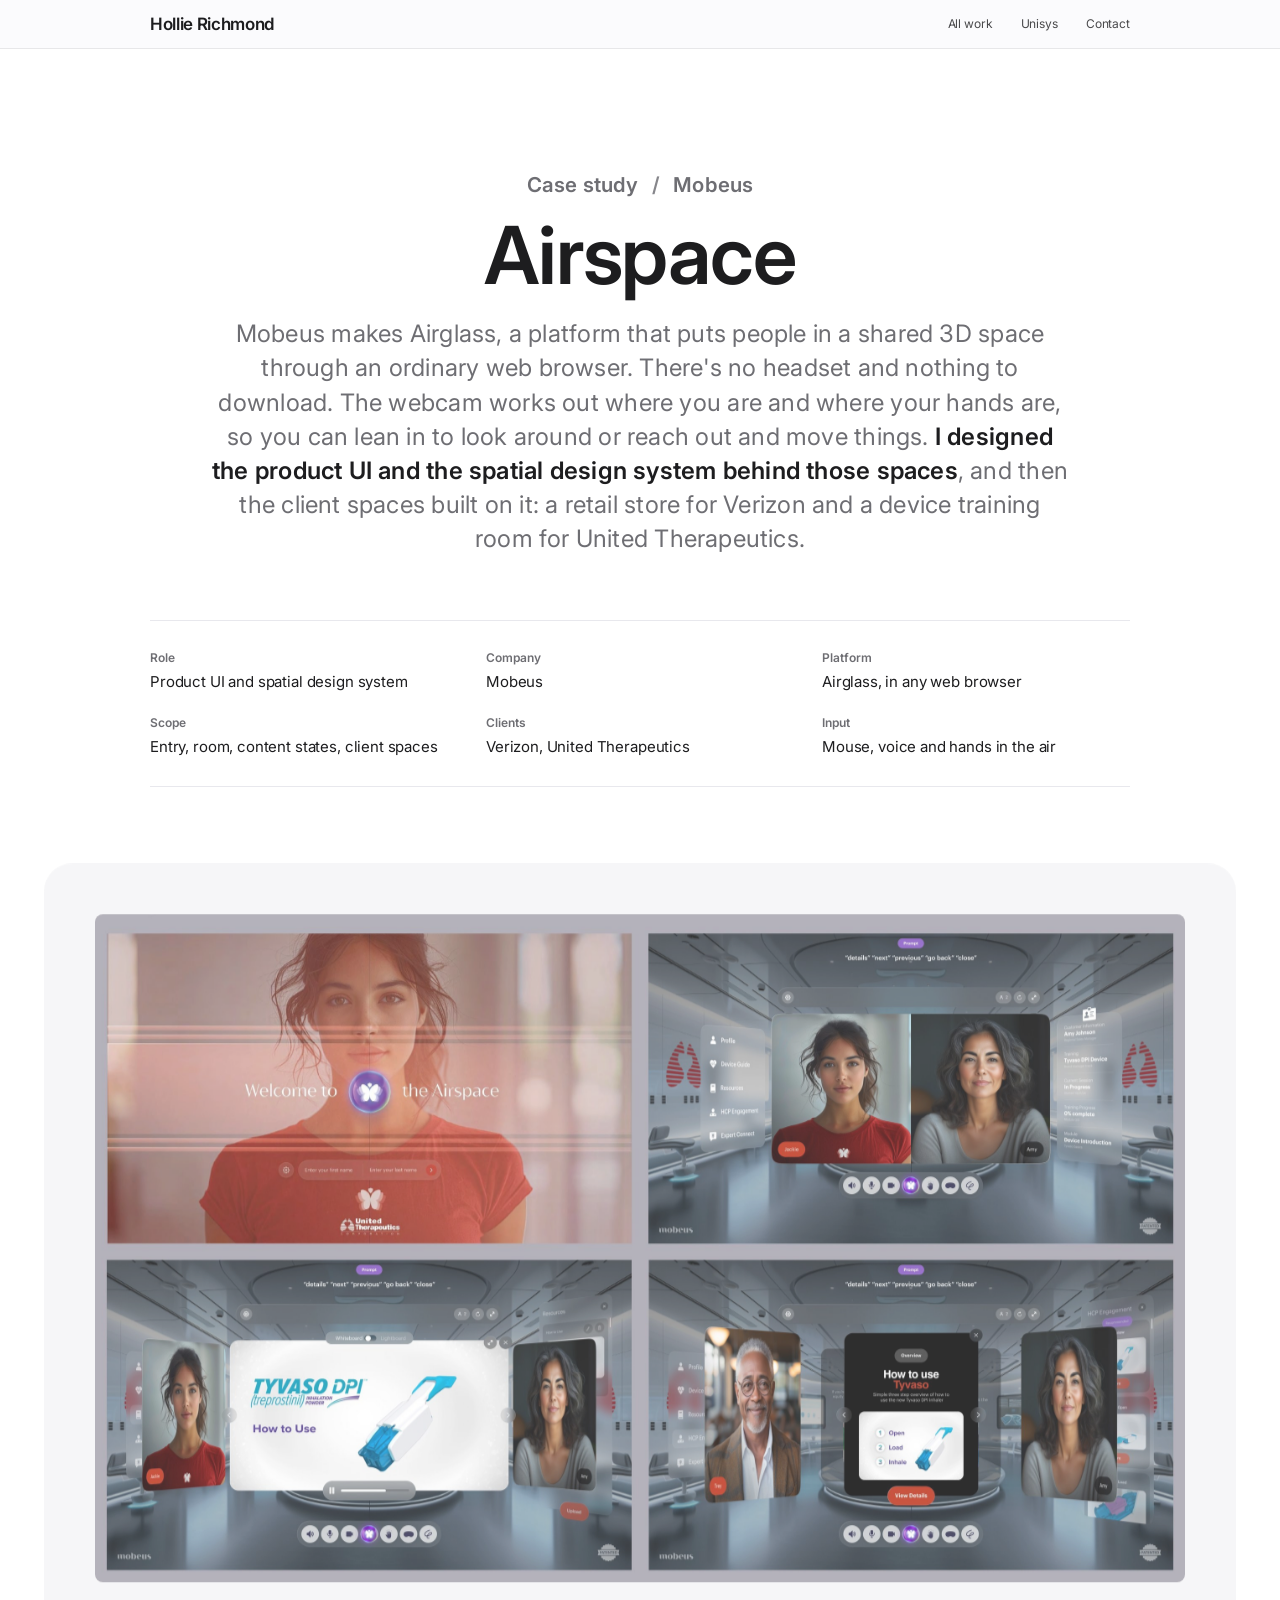
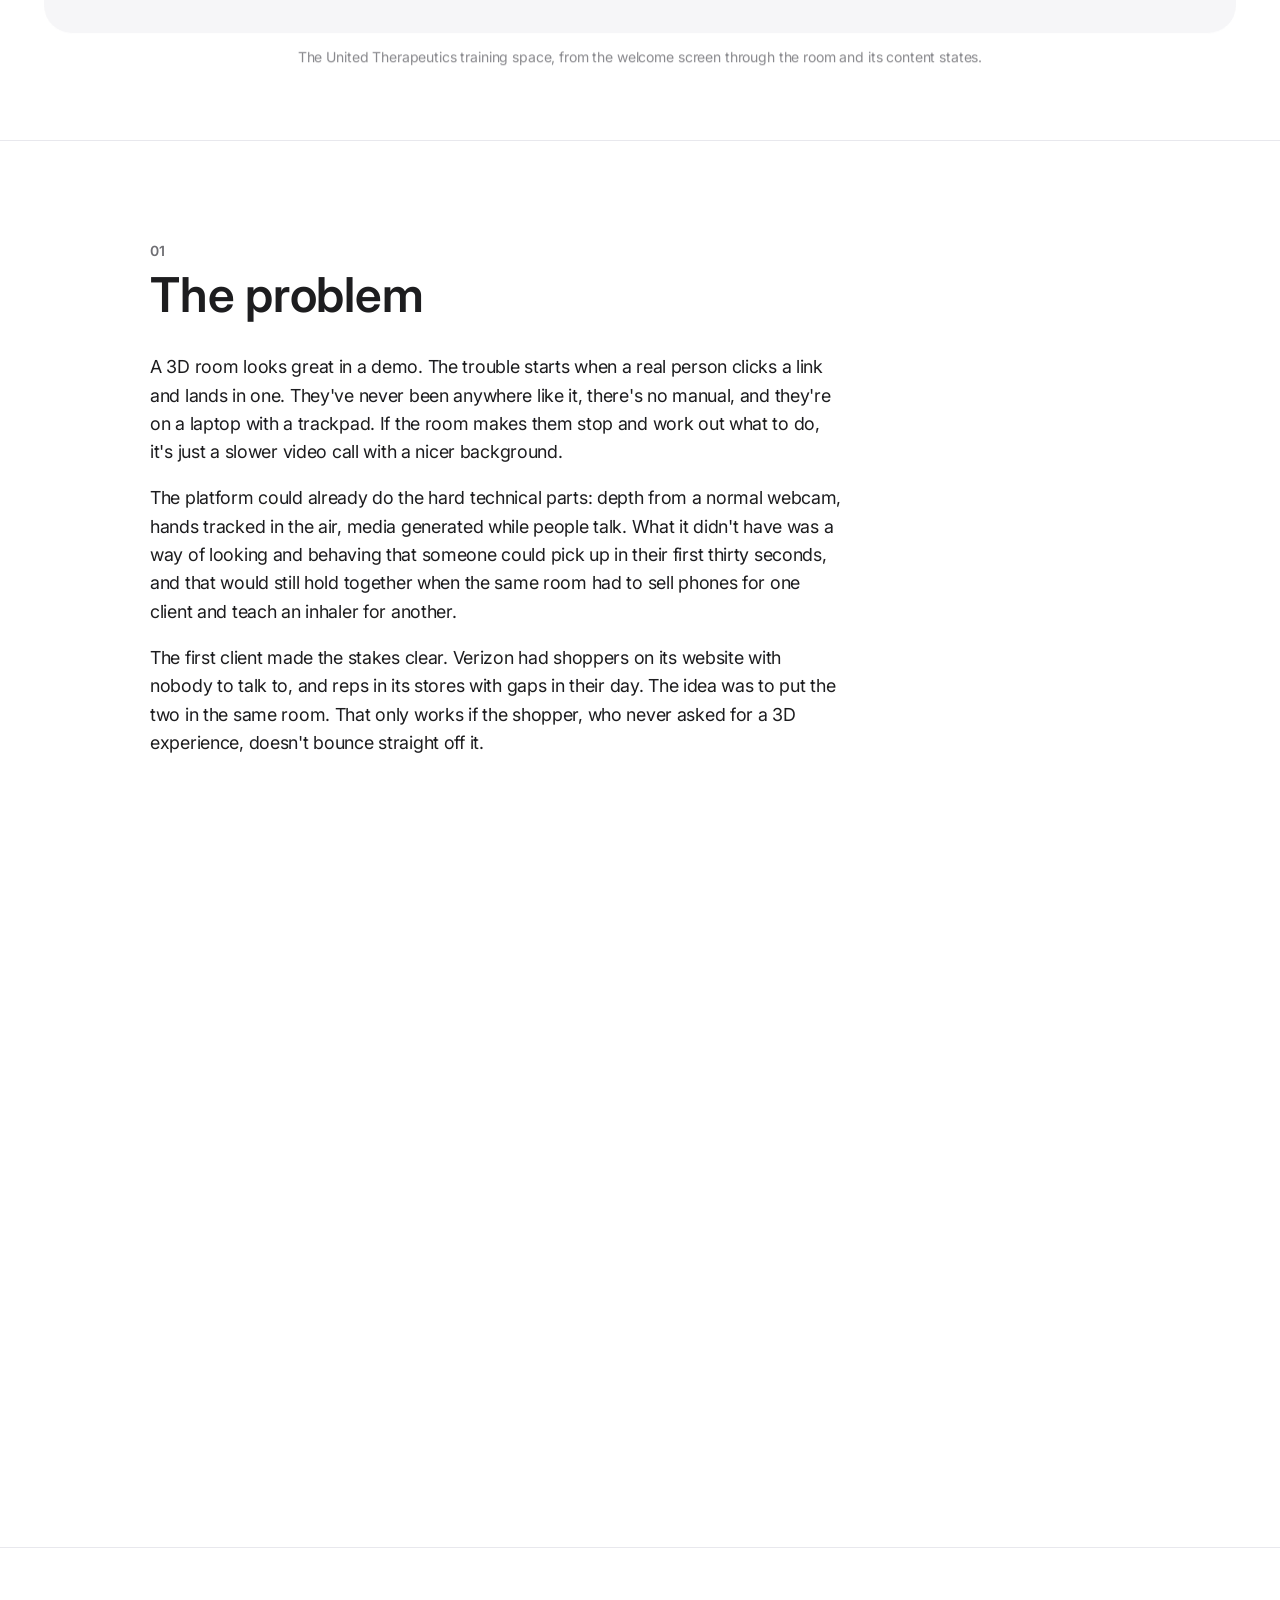
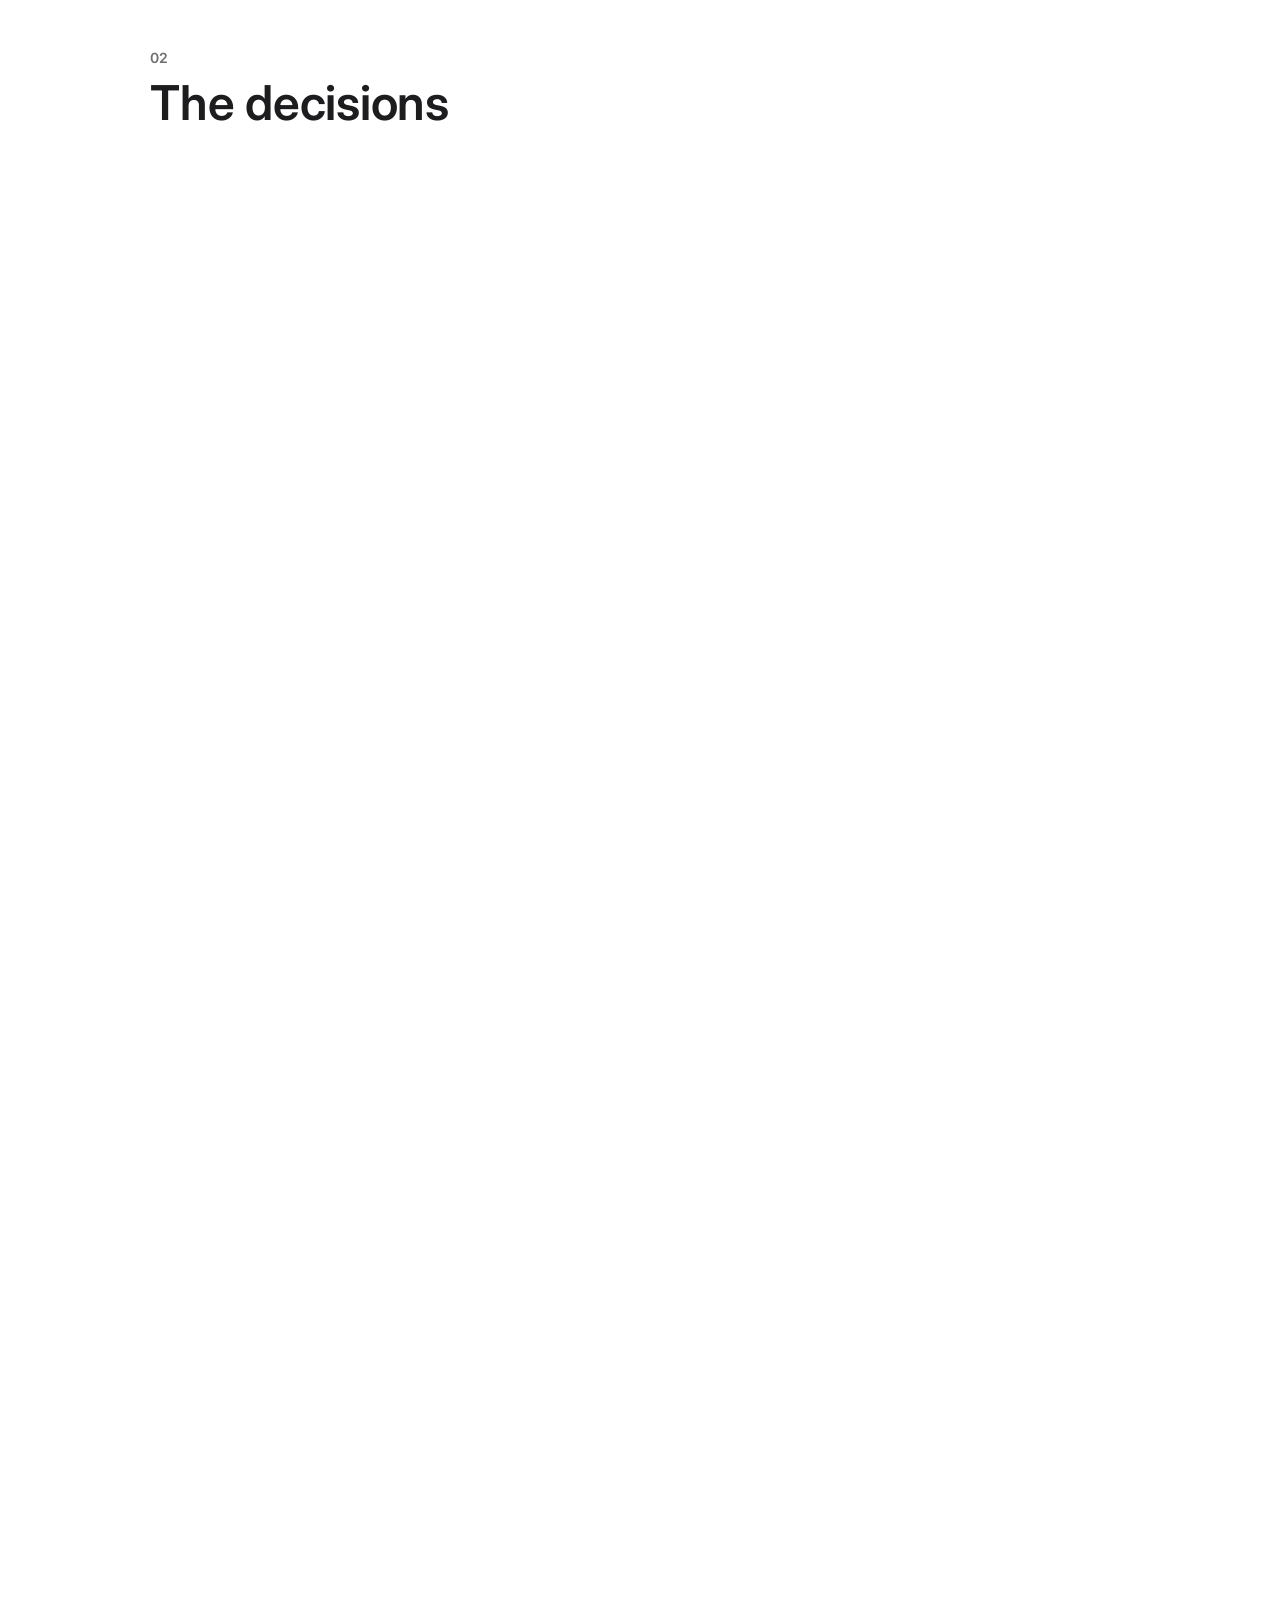
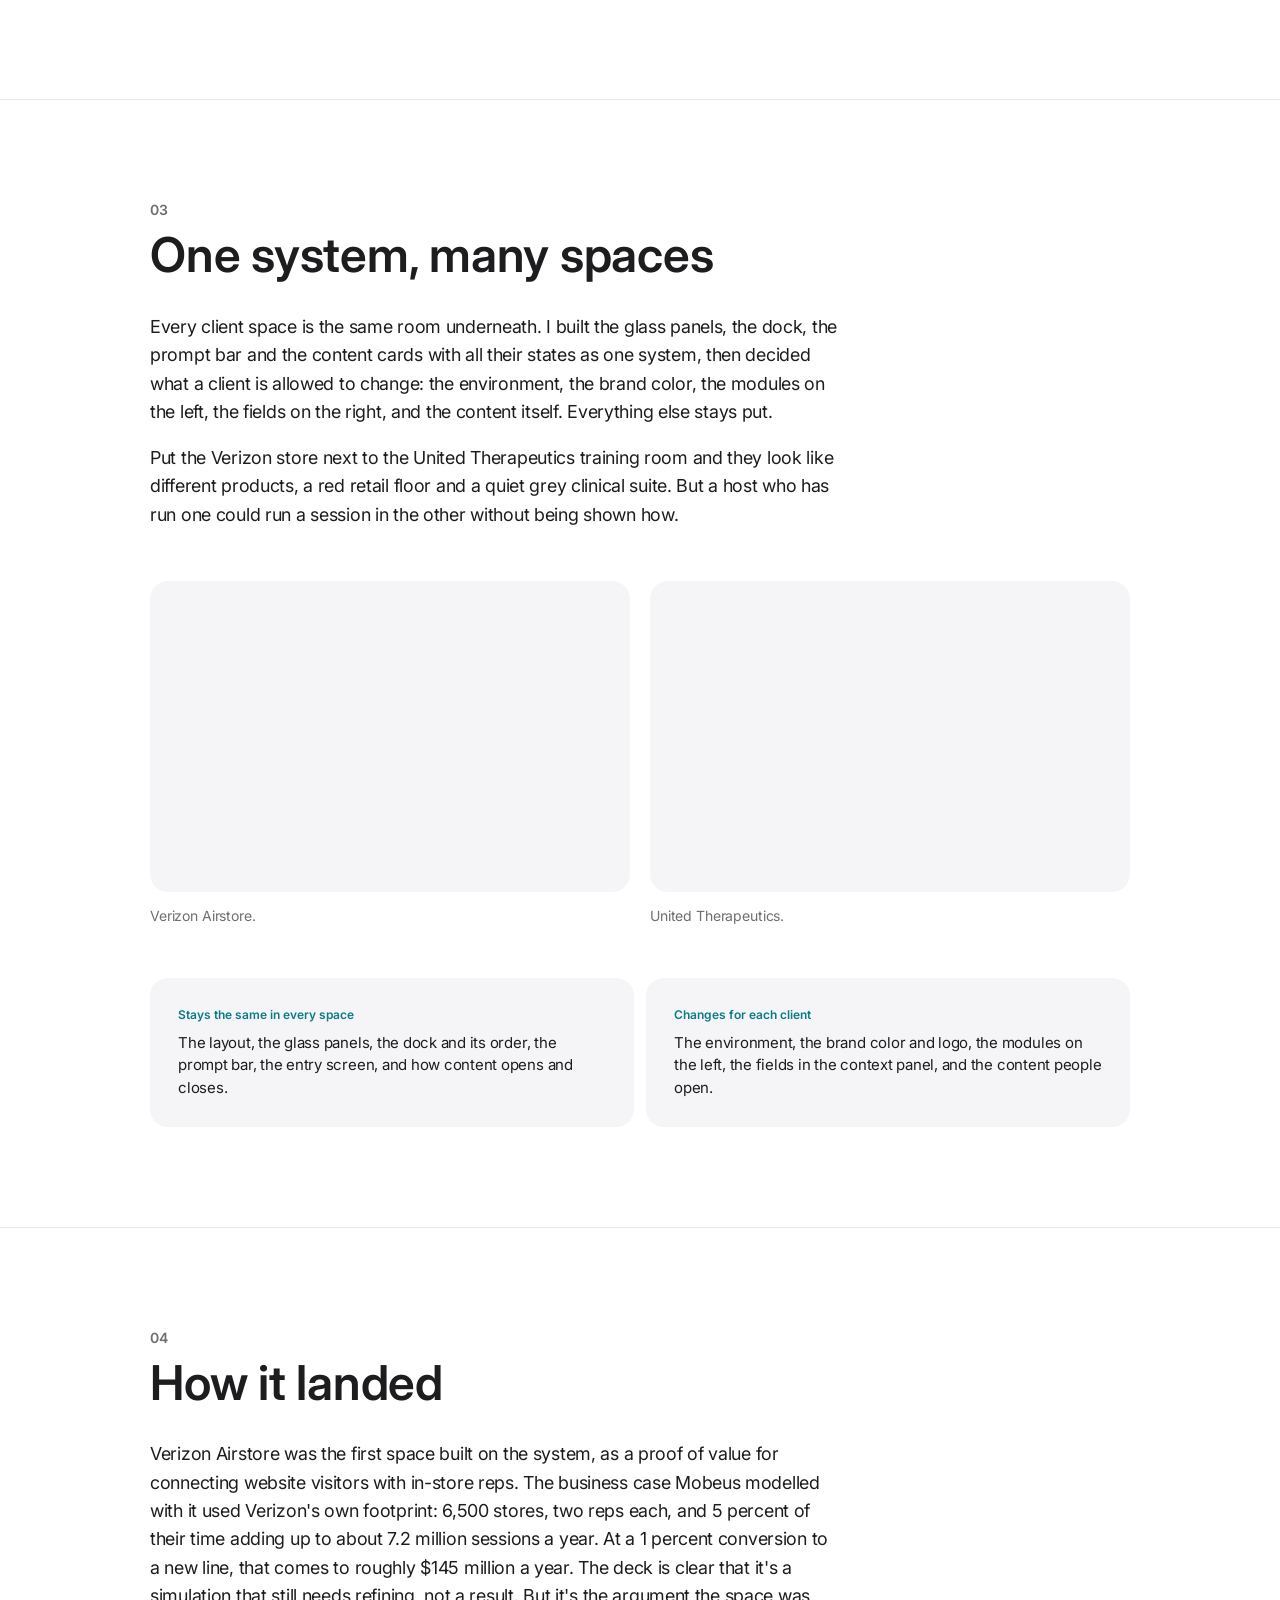
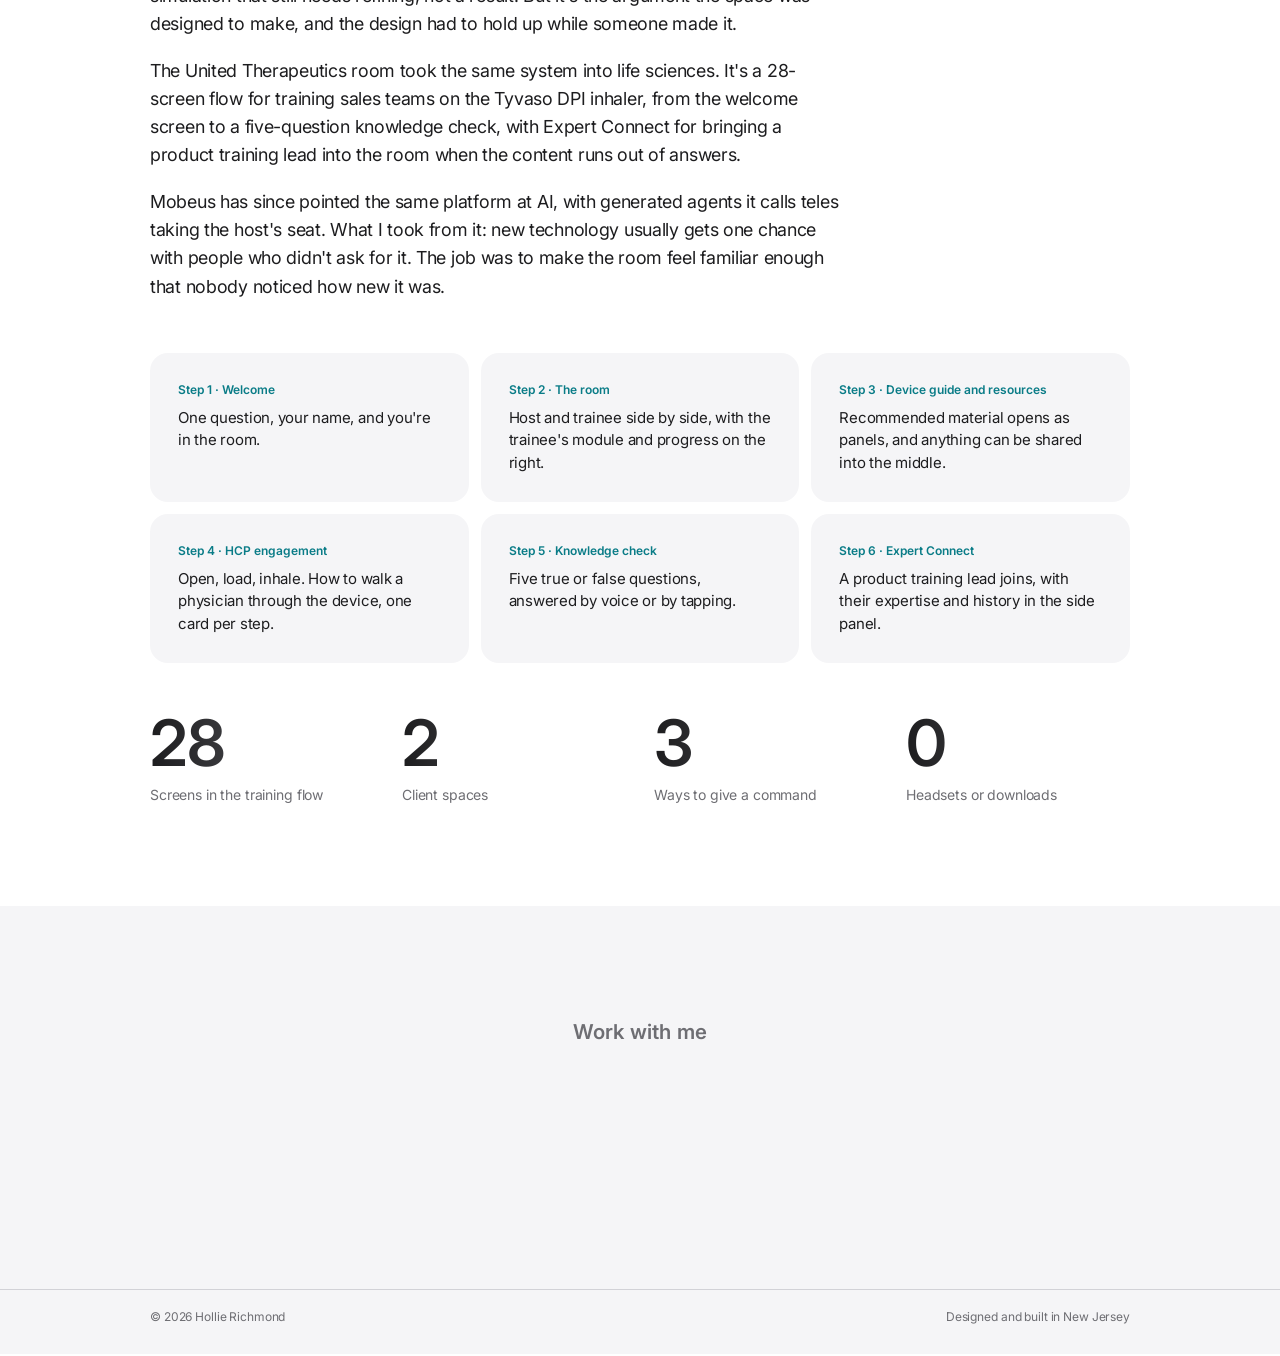
<file: light/airspace.html>
<!doctype html><meta charset="utf-8"><title>Moved</title><link rel="canonical" href="https://hollierichmond.com/airspace.html"><meta http-equiv="refresh" content="0; url=/airspace.html"><a href="/airspace.html">This page has moved.</a>
</file>
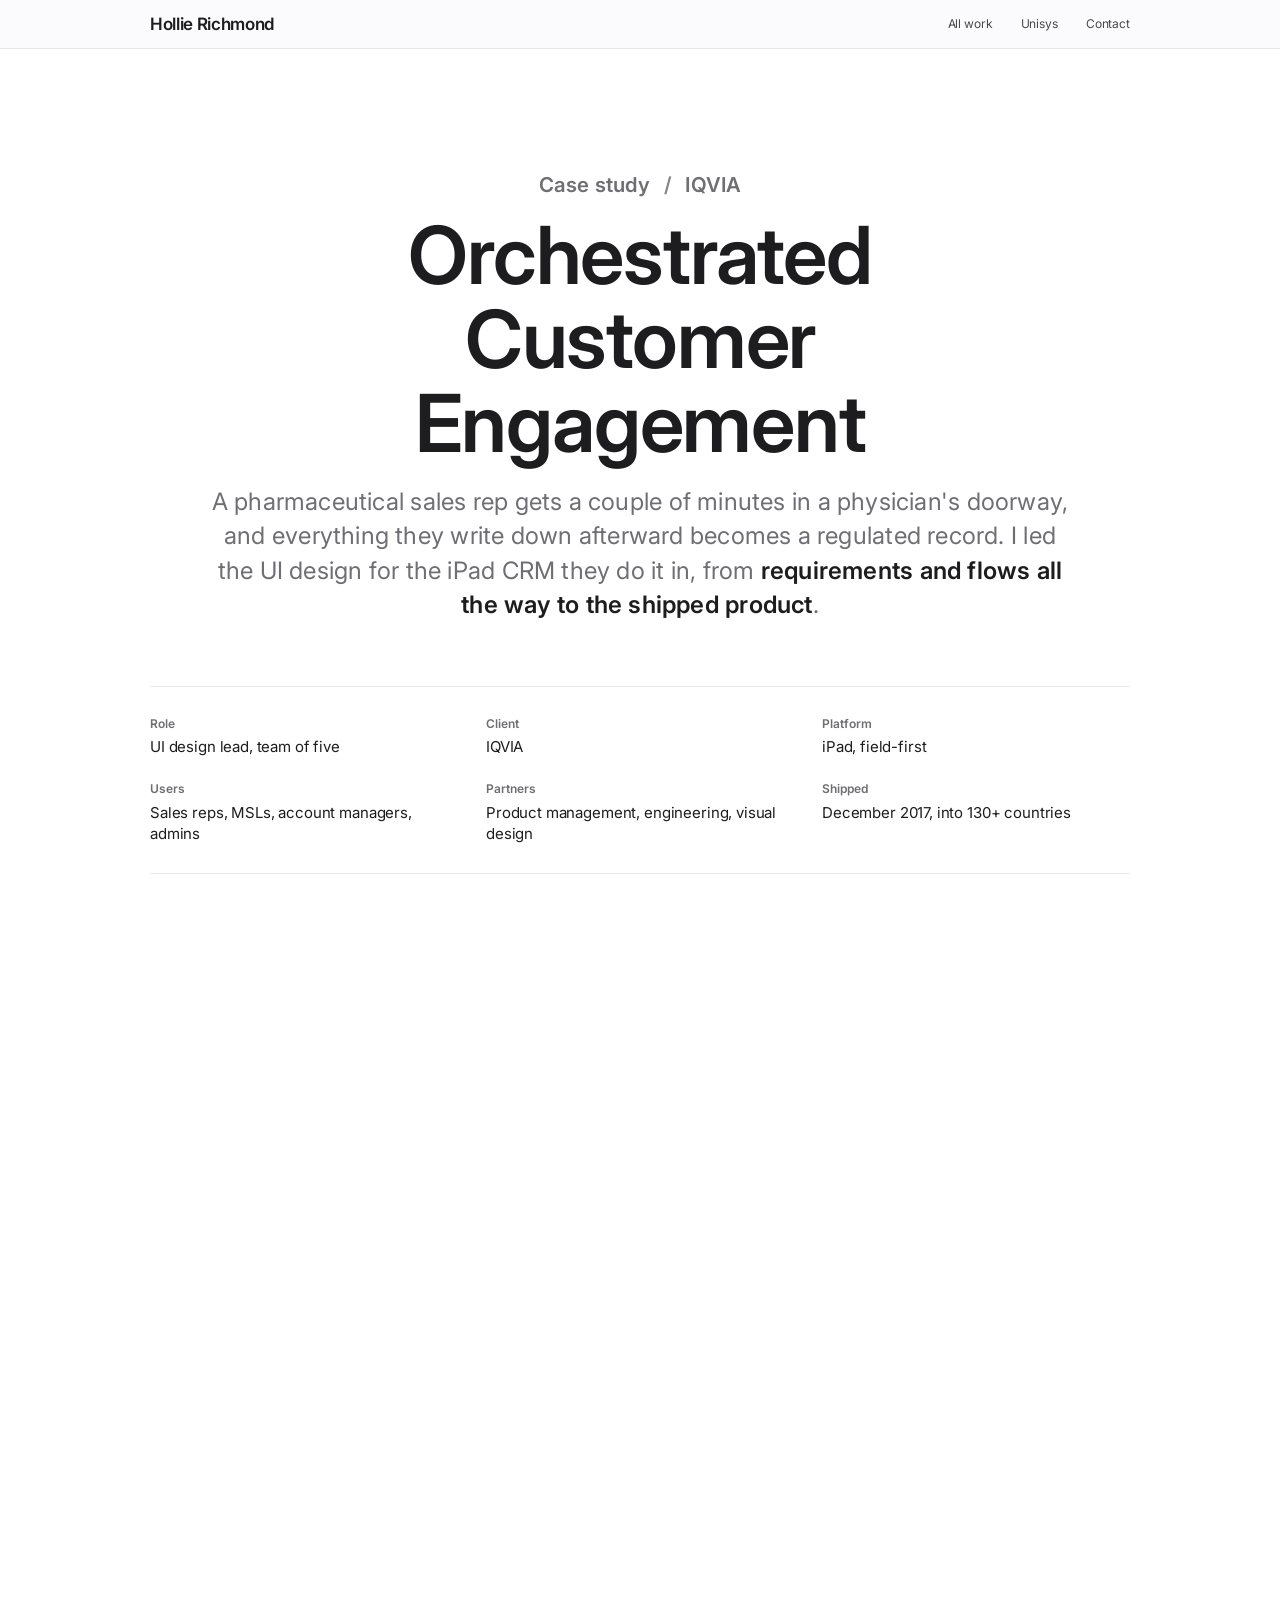
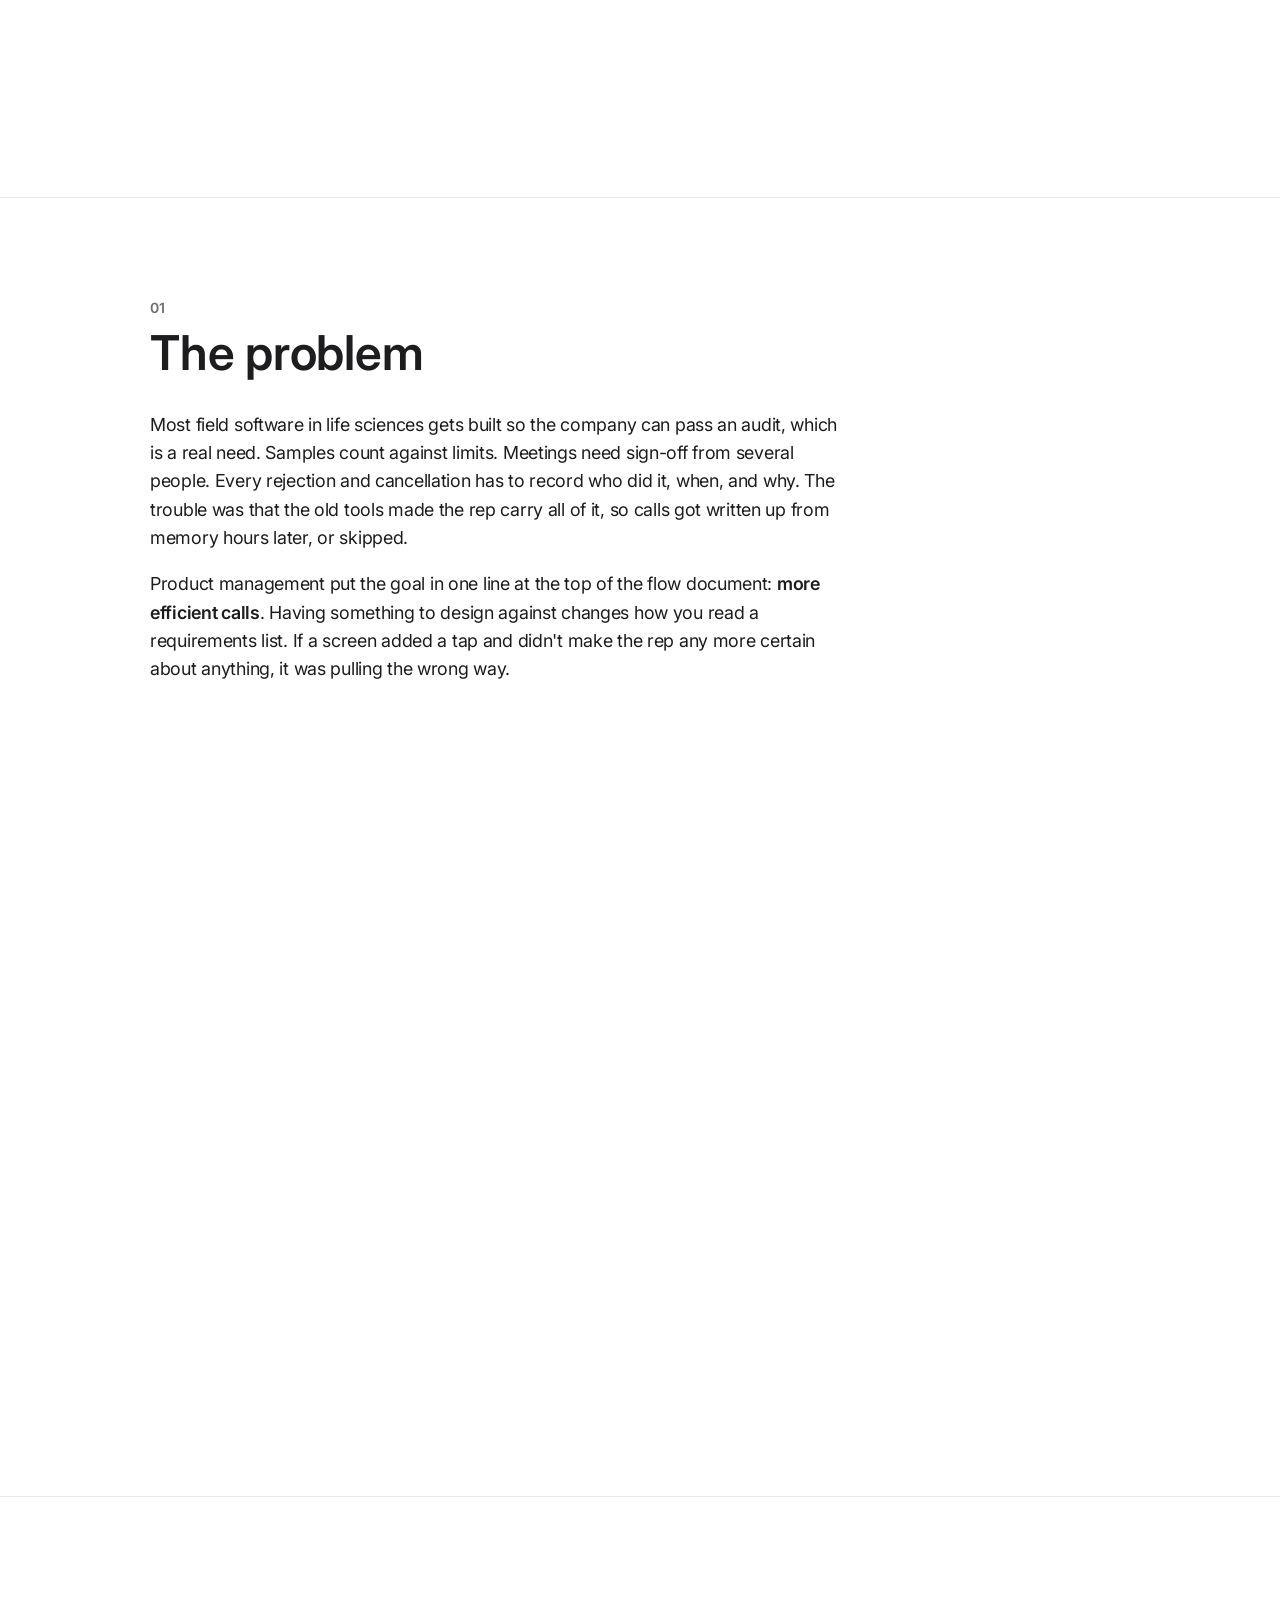
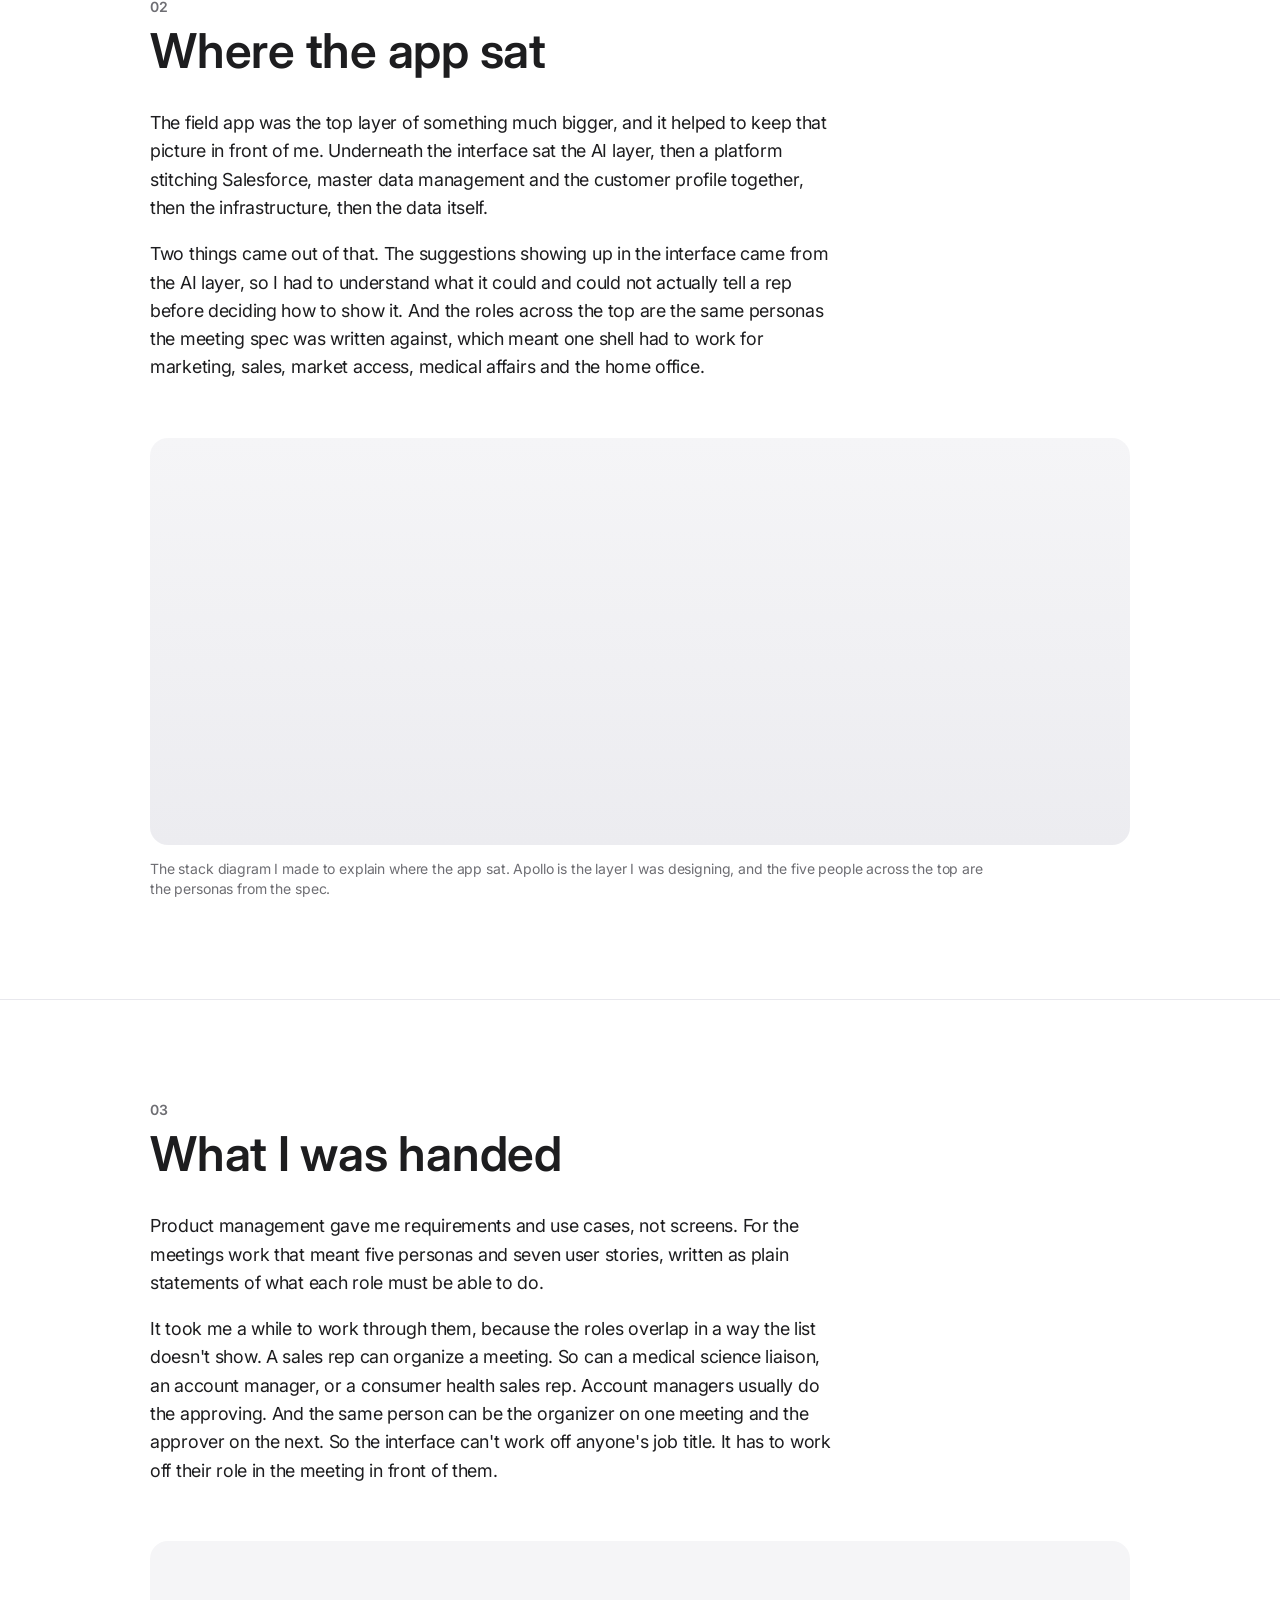
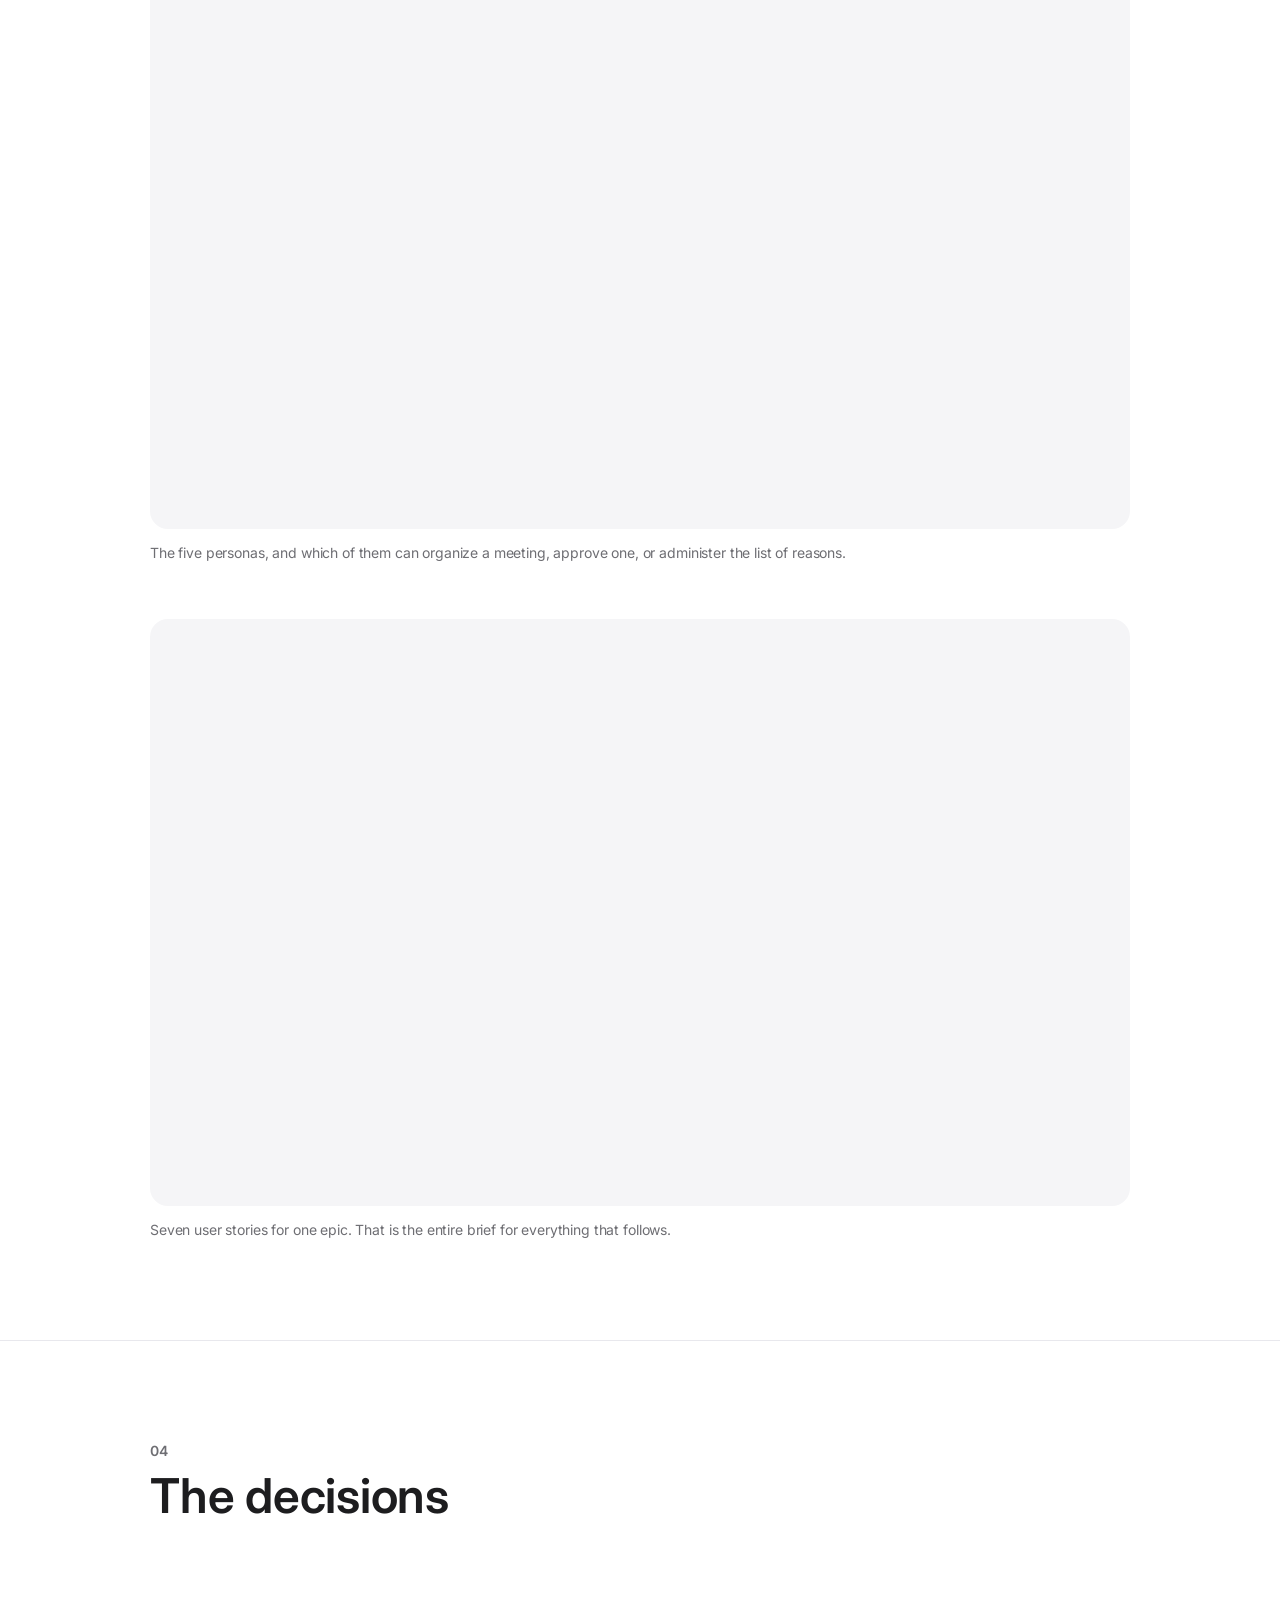
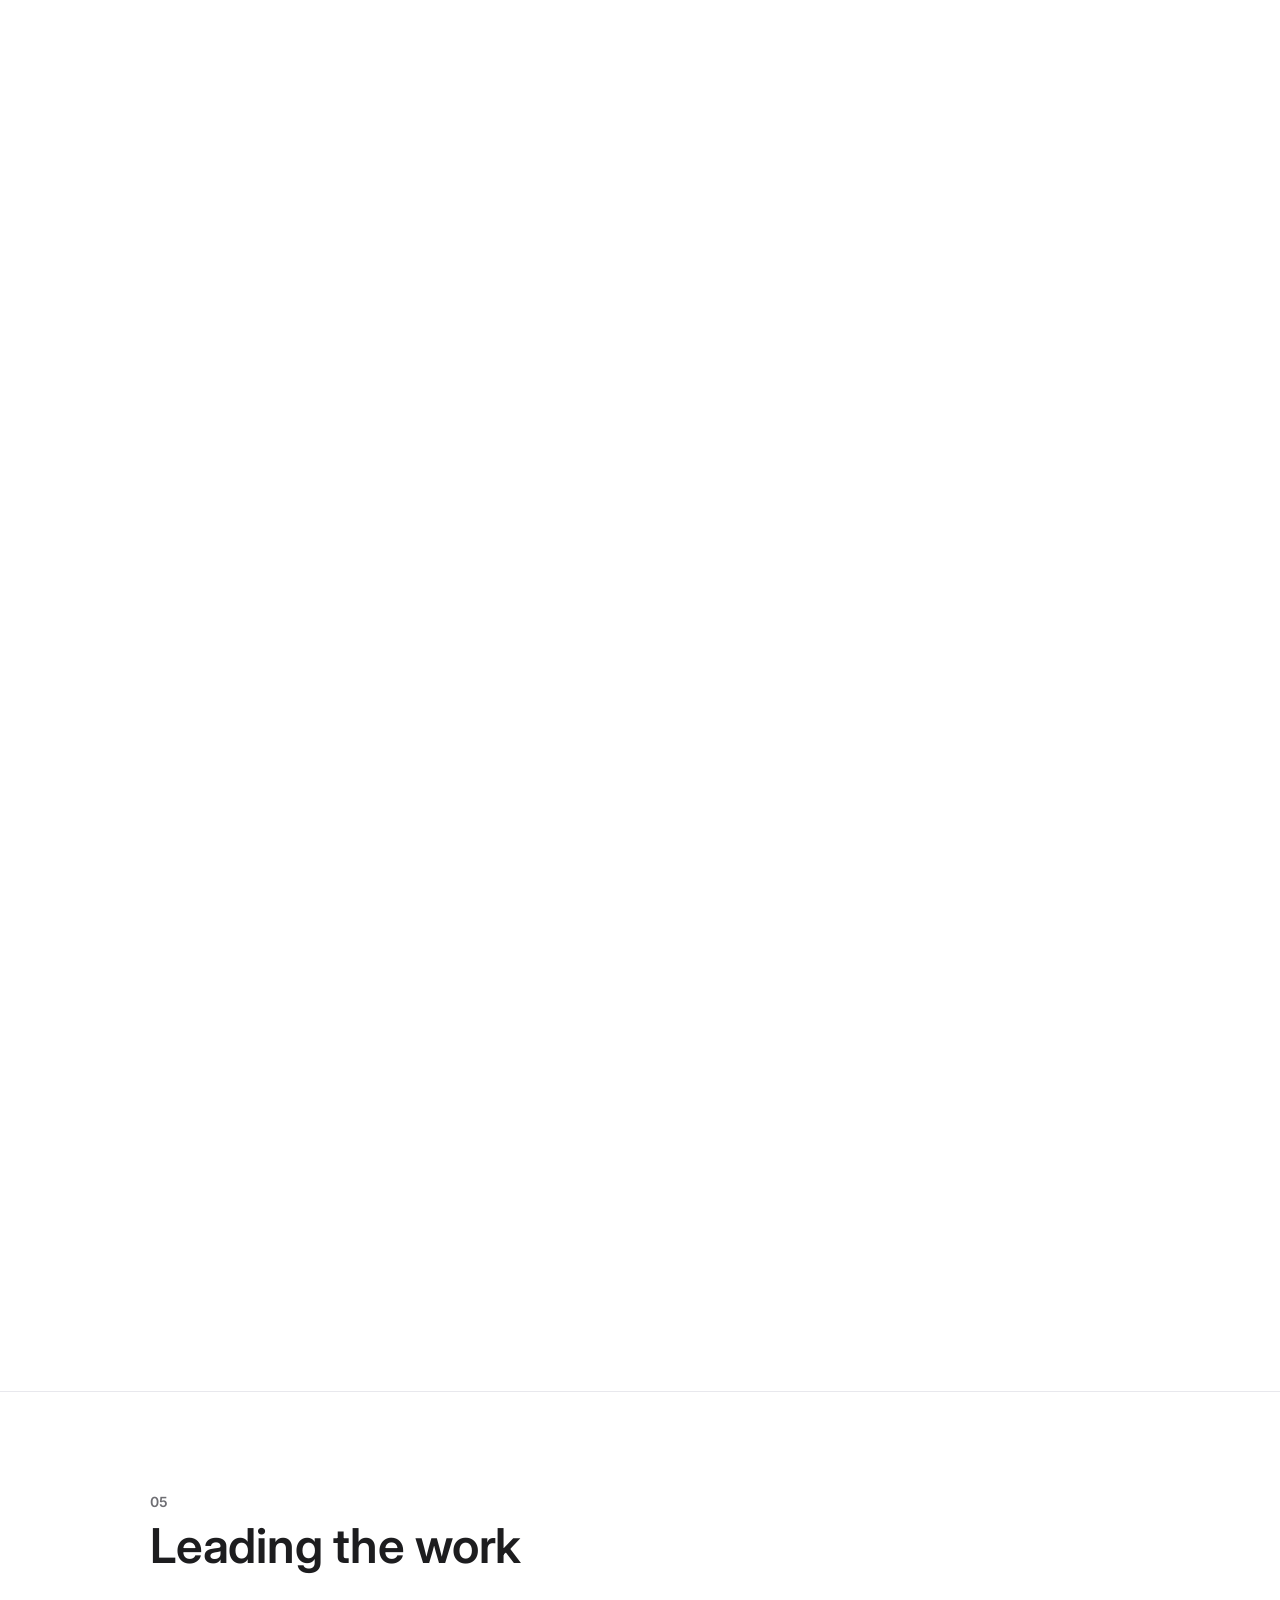
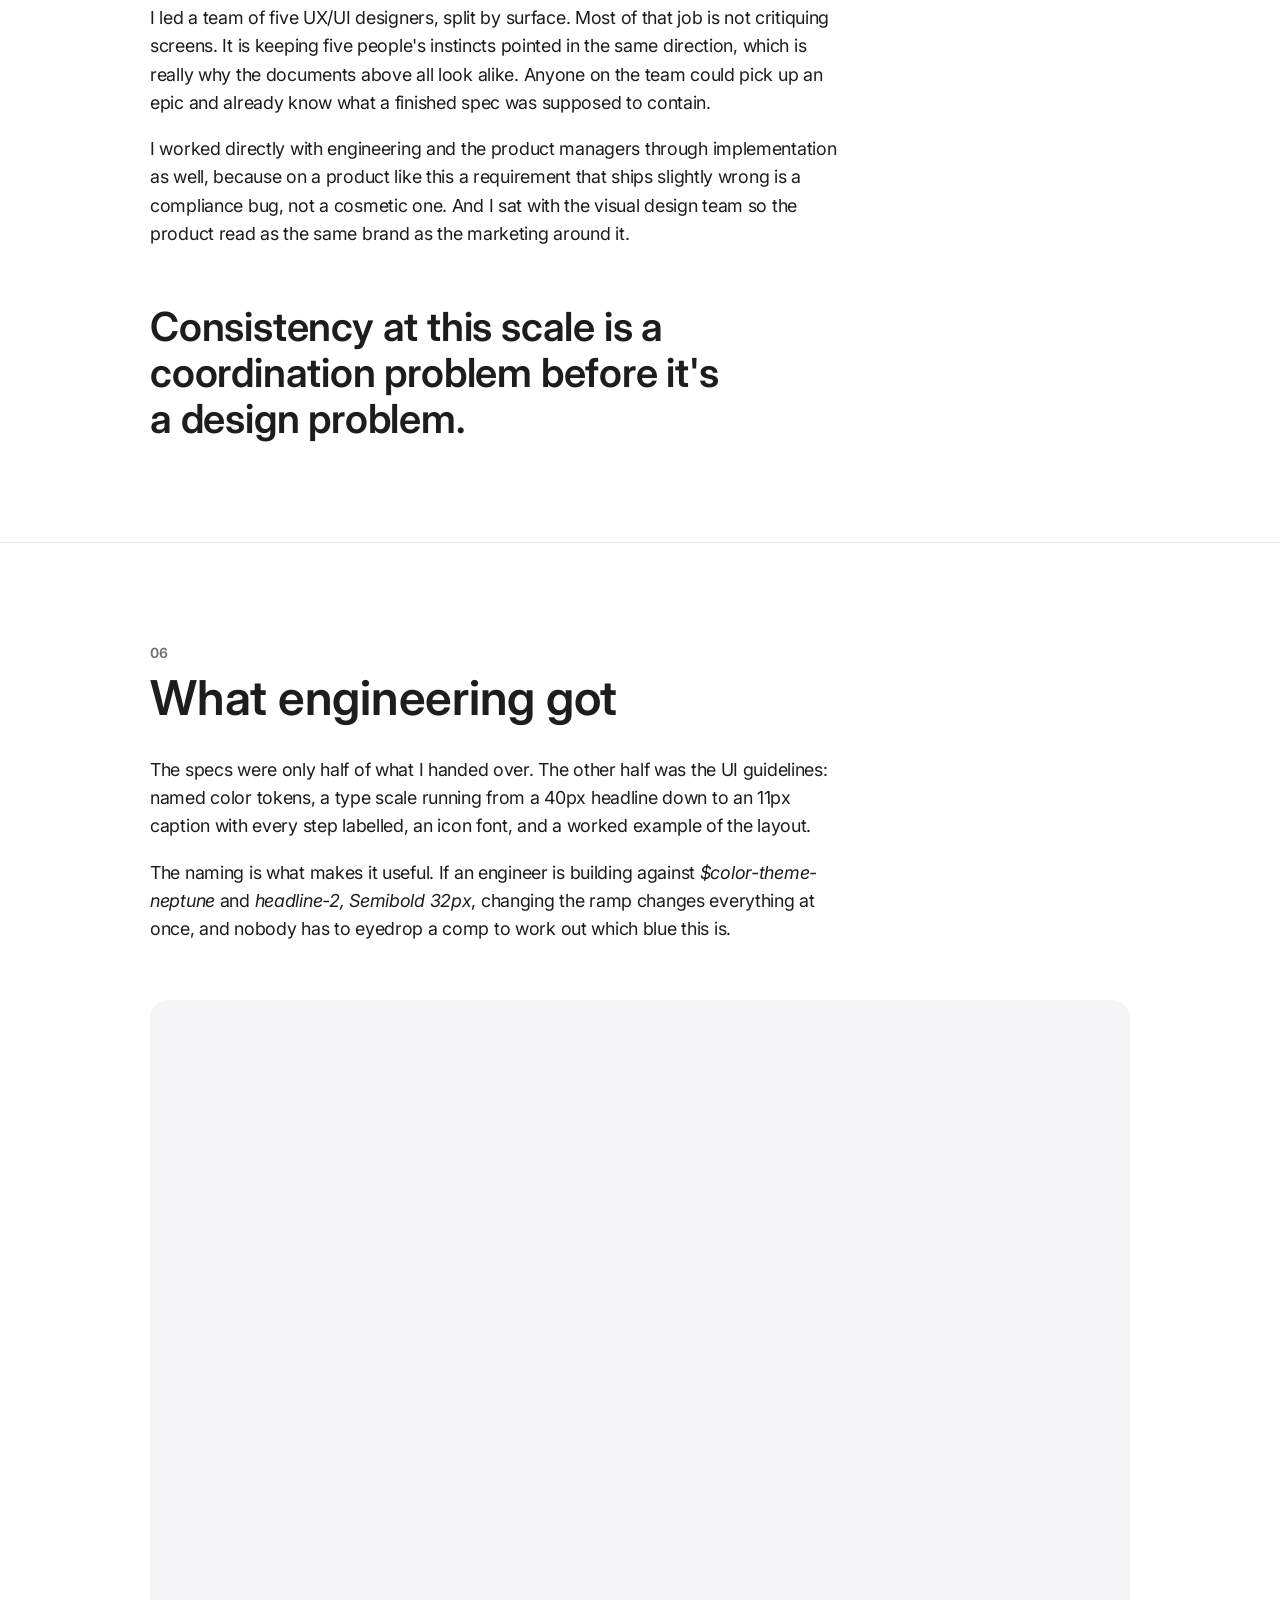
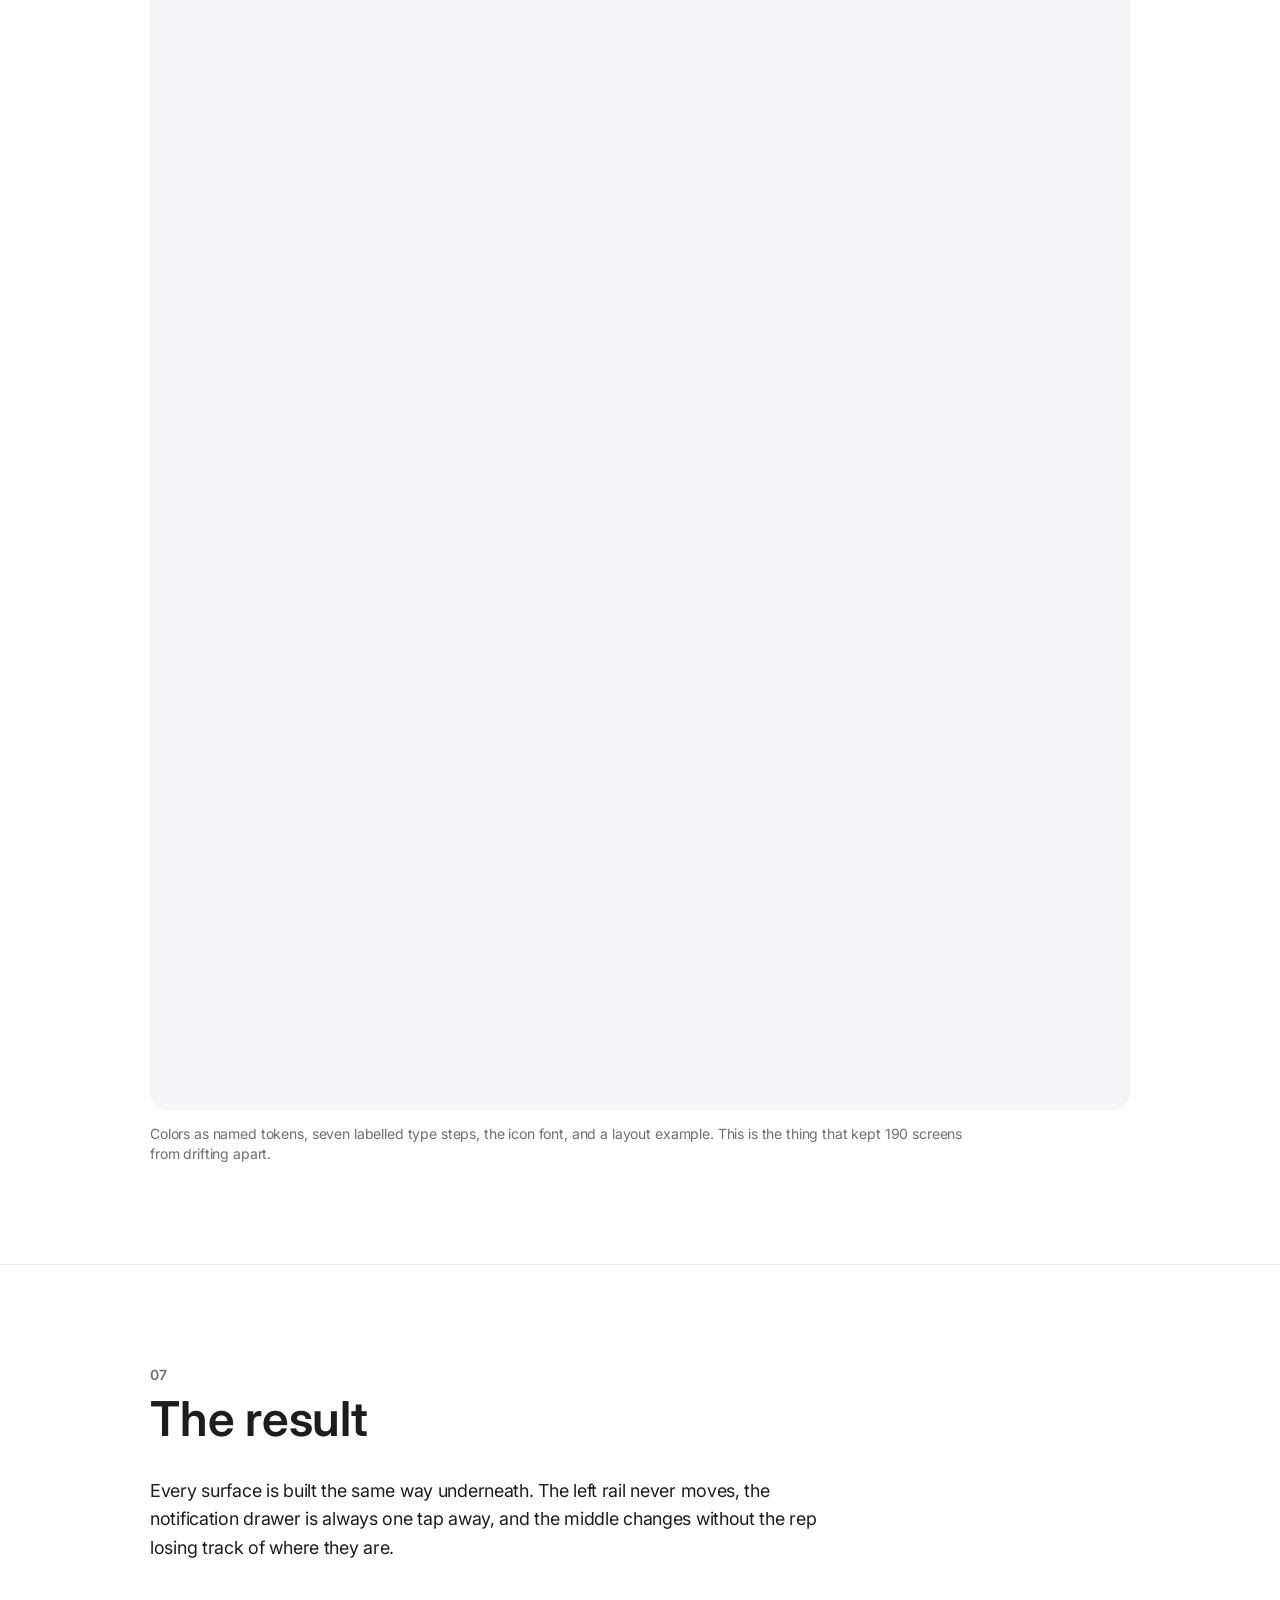
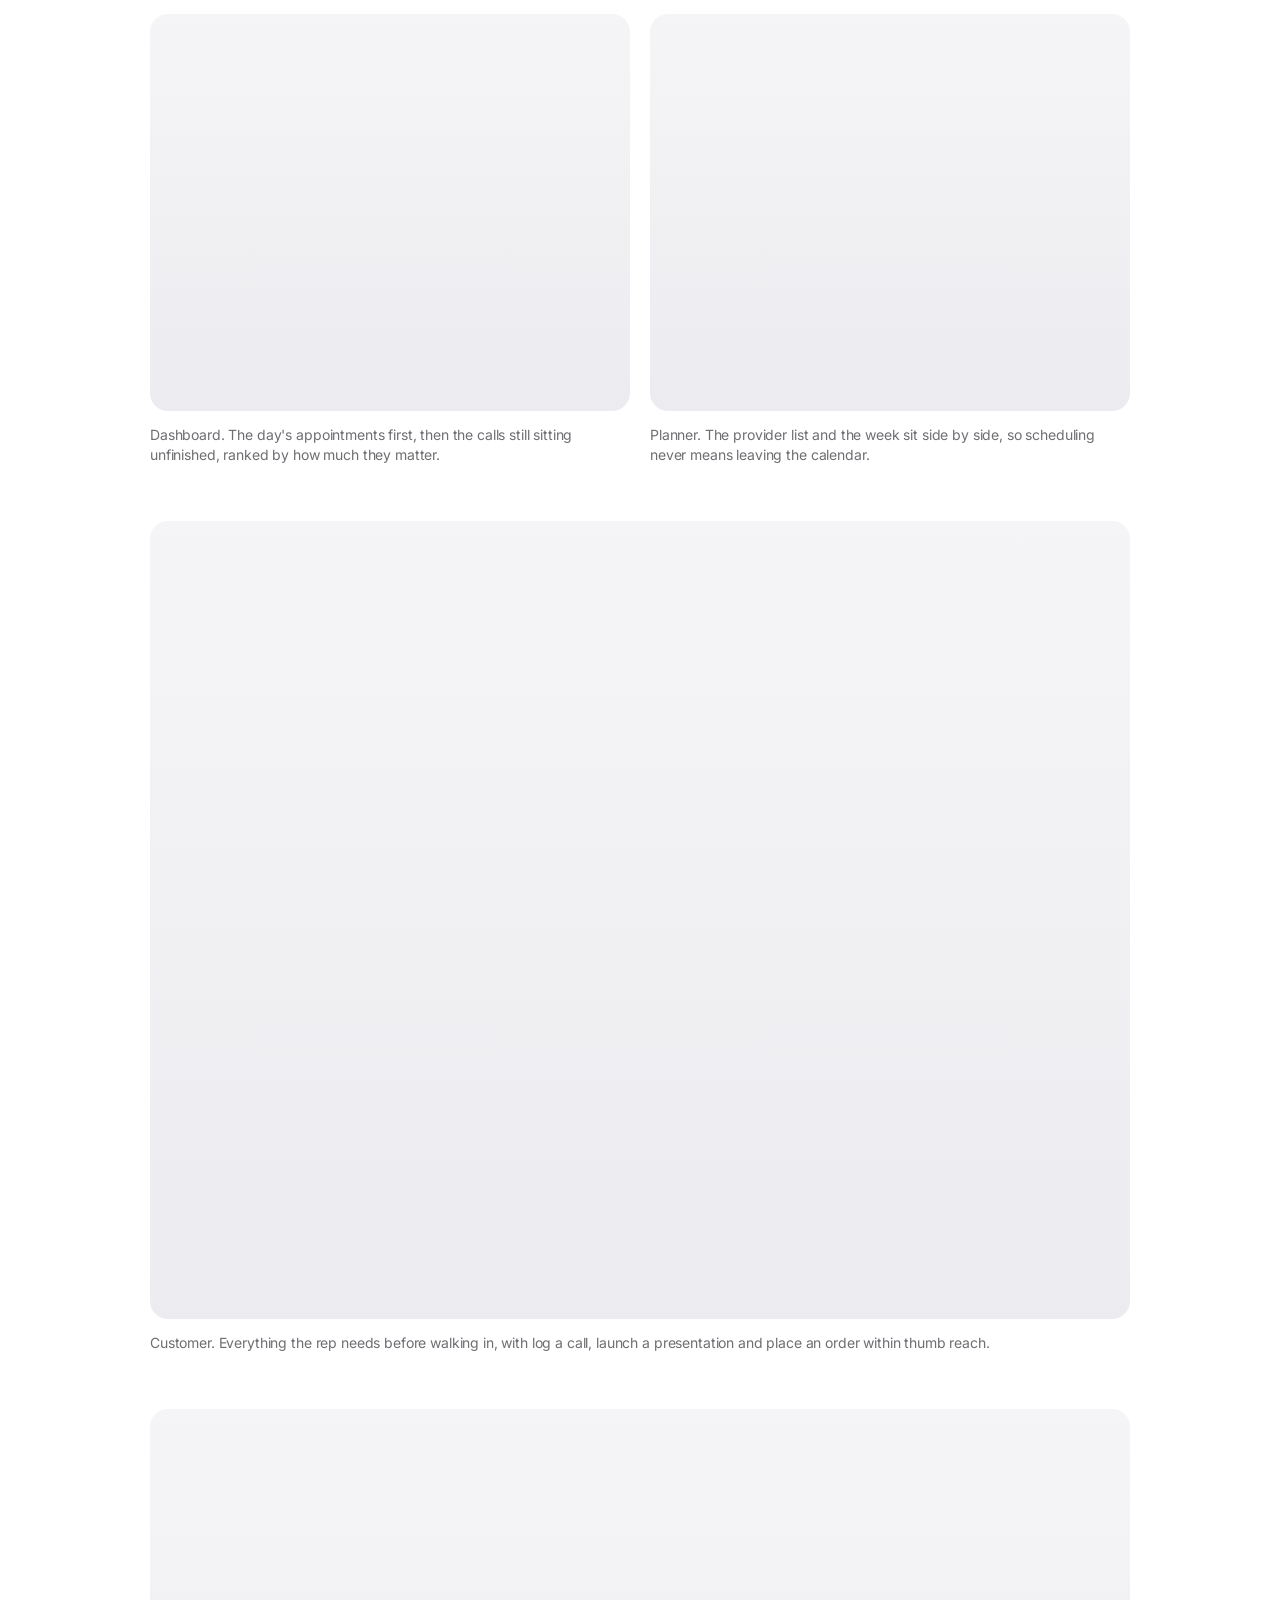
<file: light/oce.html>
<!doctype html><meta charset="utf-8"><title>Moved</title><link rel="canonical" href="https://hollierichmond.com/oce.html"><meta http-equiv="refresh" content="0; url=/oce.html"><a href="/oce.html">This page has moved.</a>
</file>
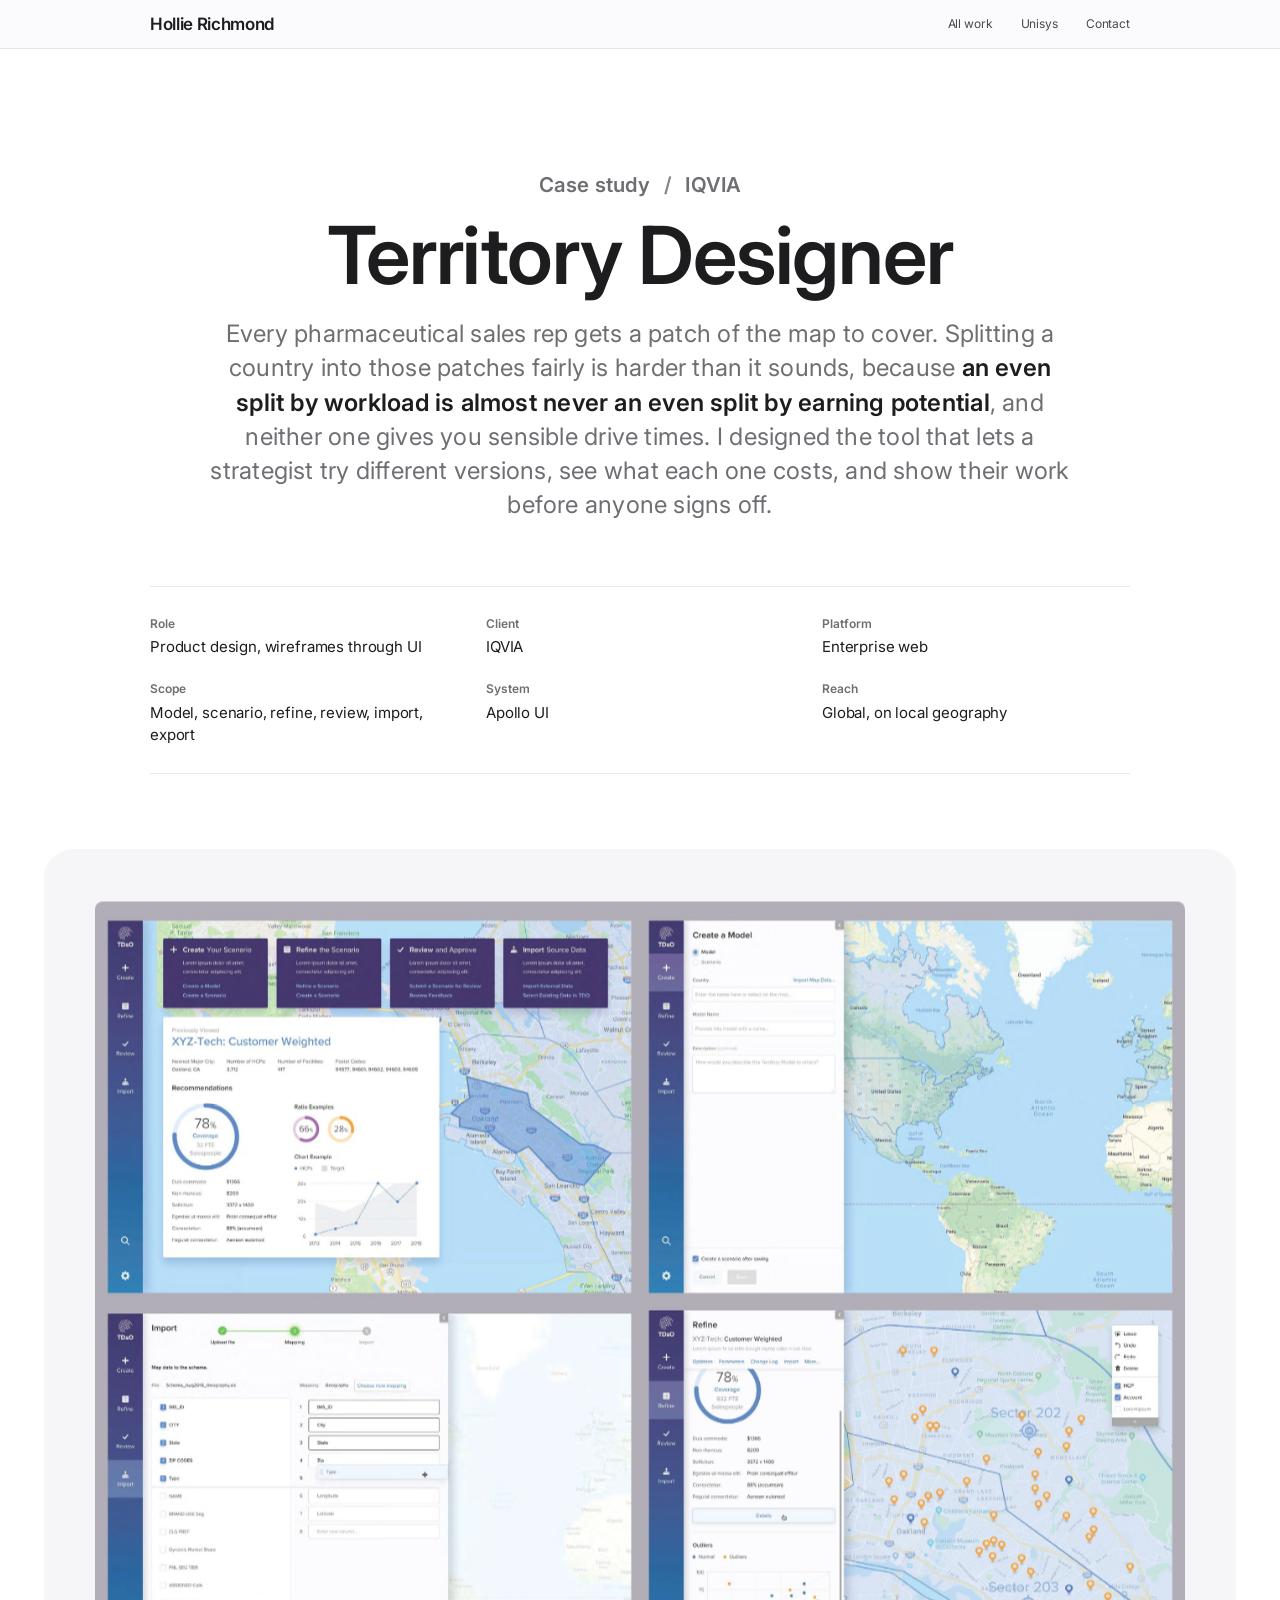
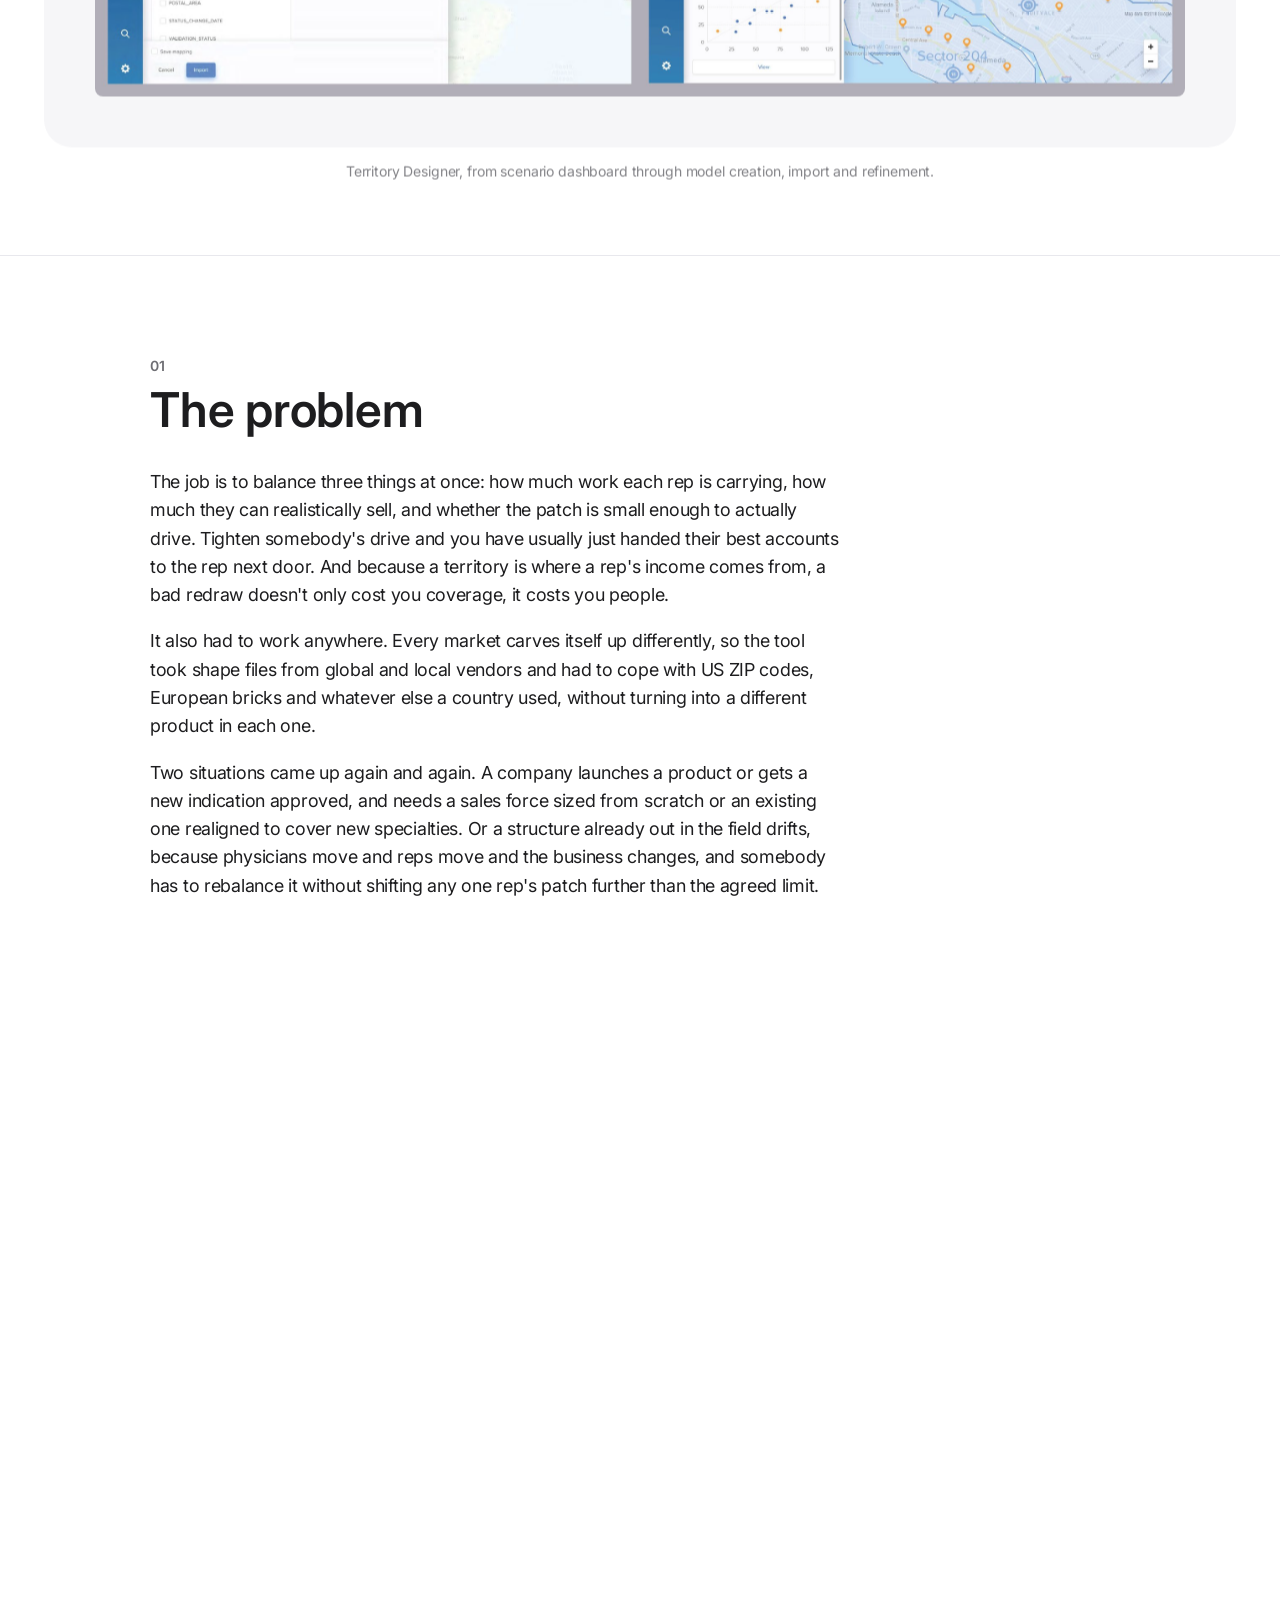
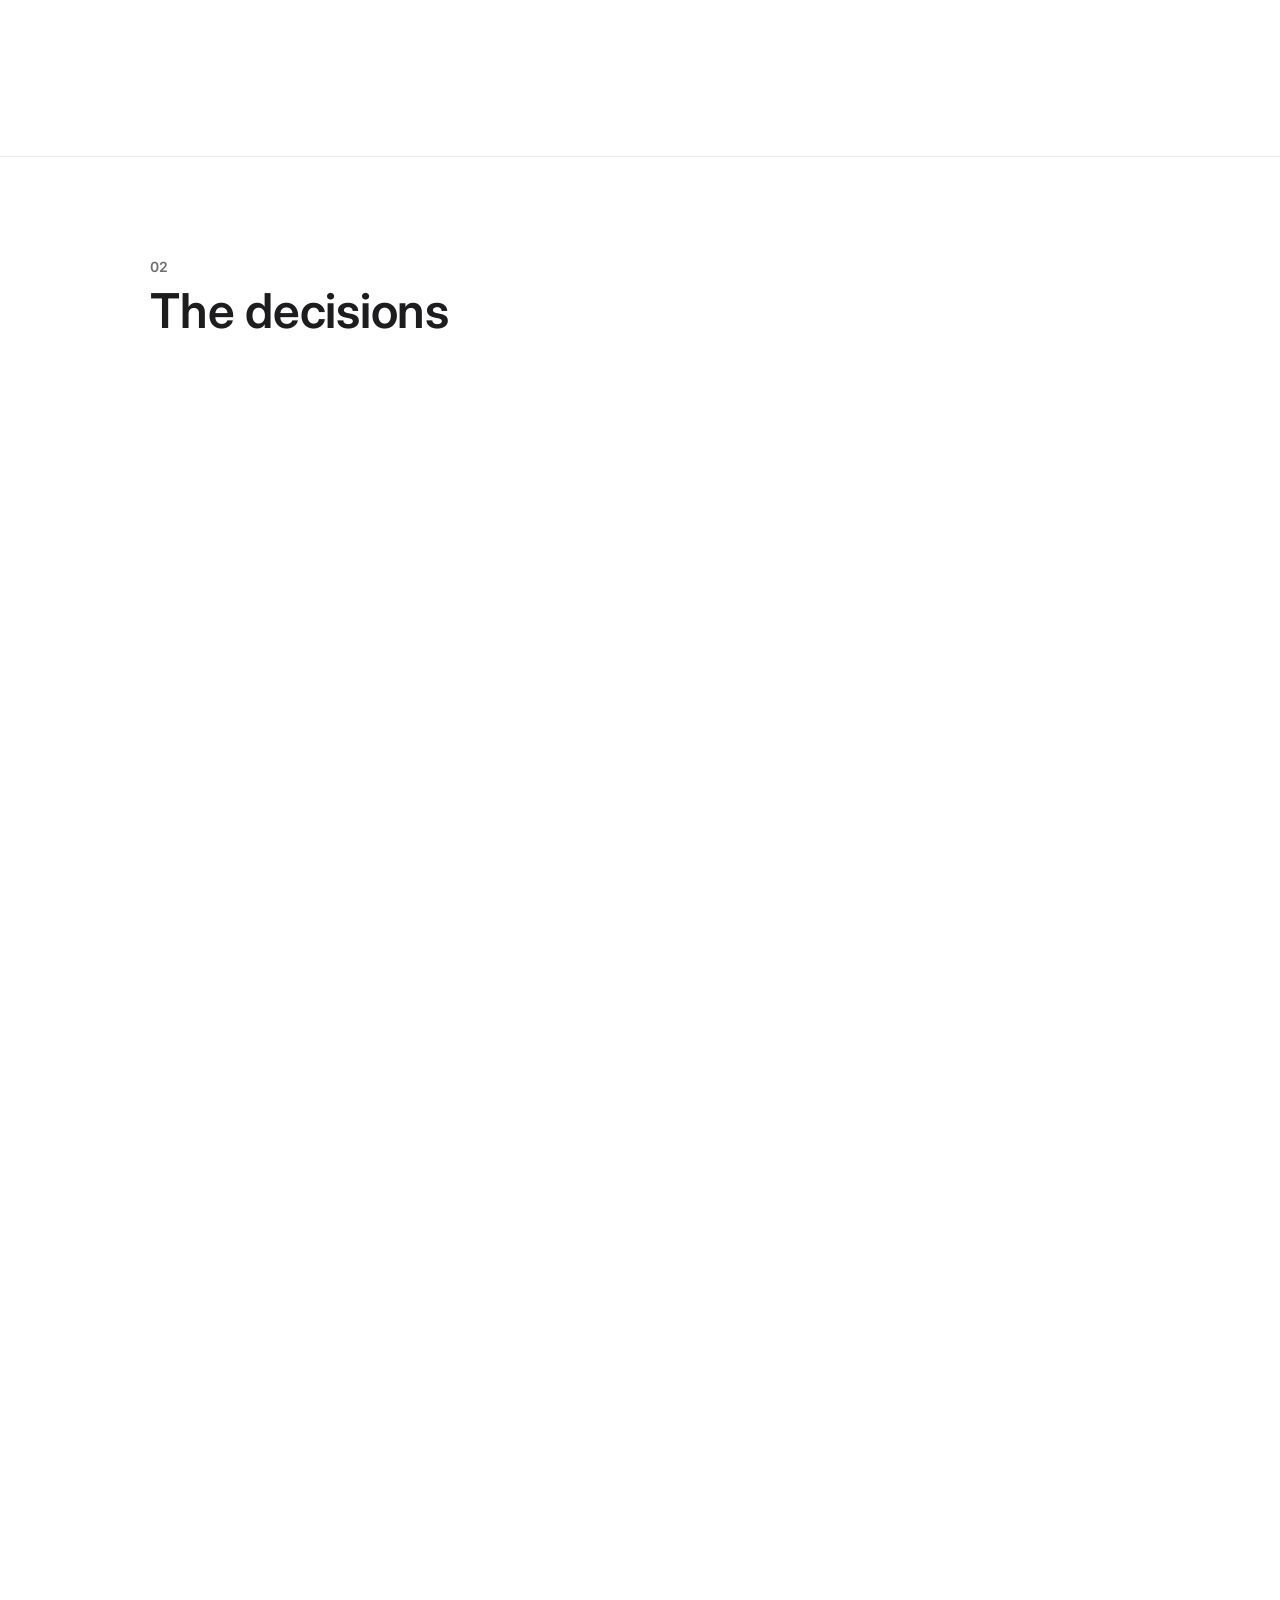
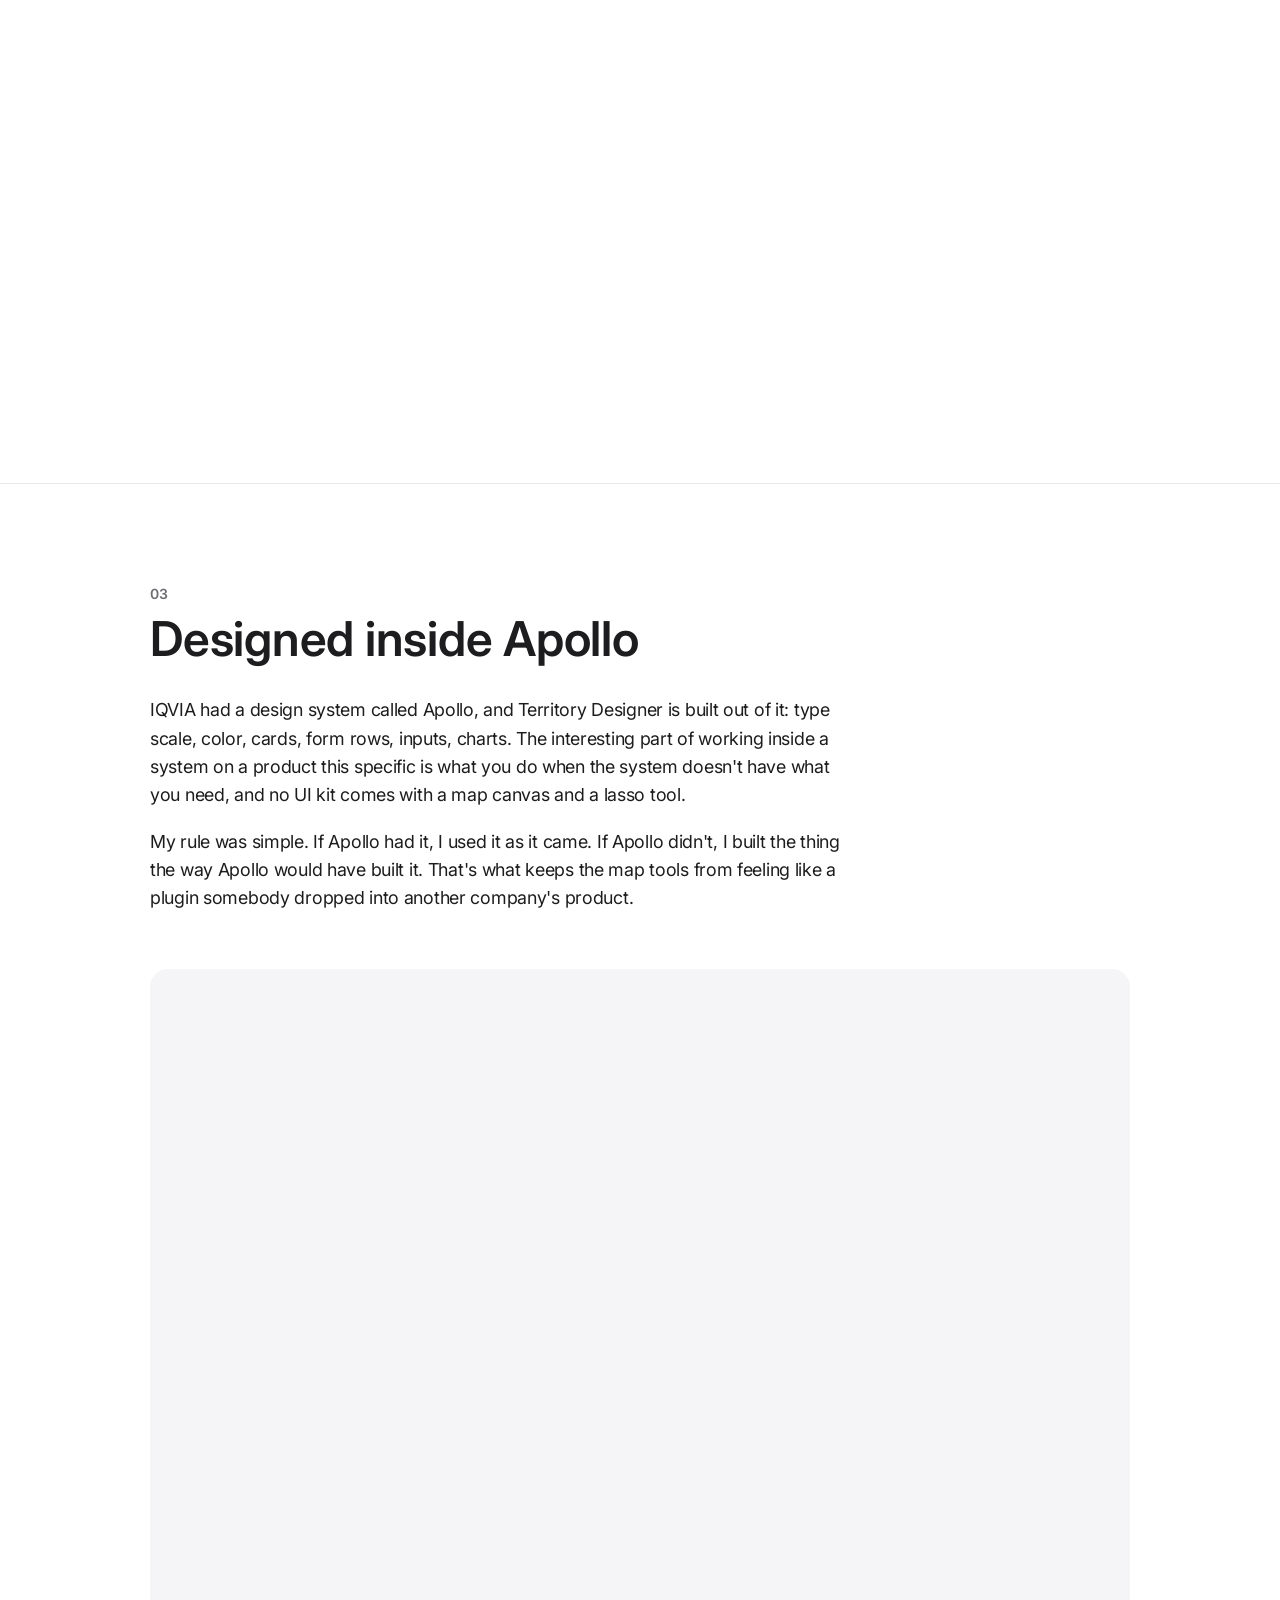
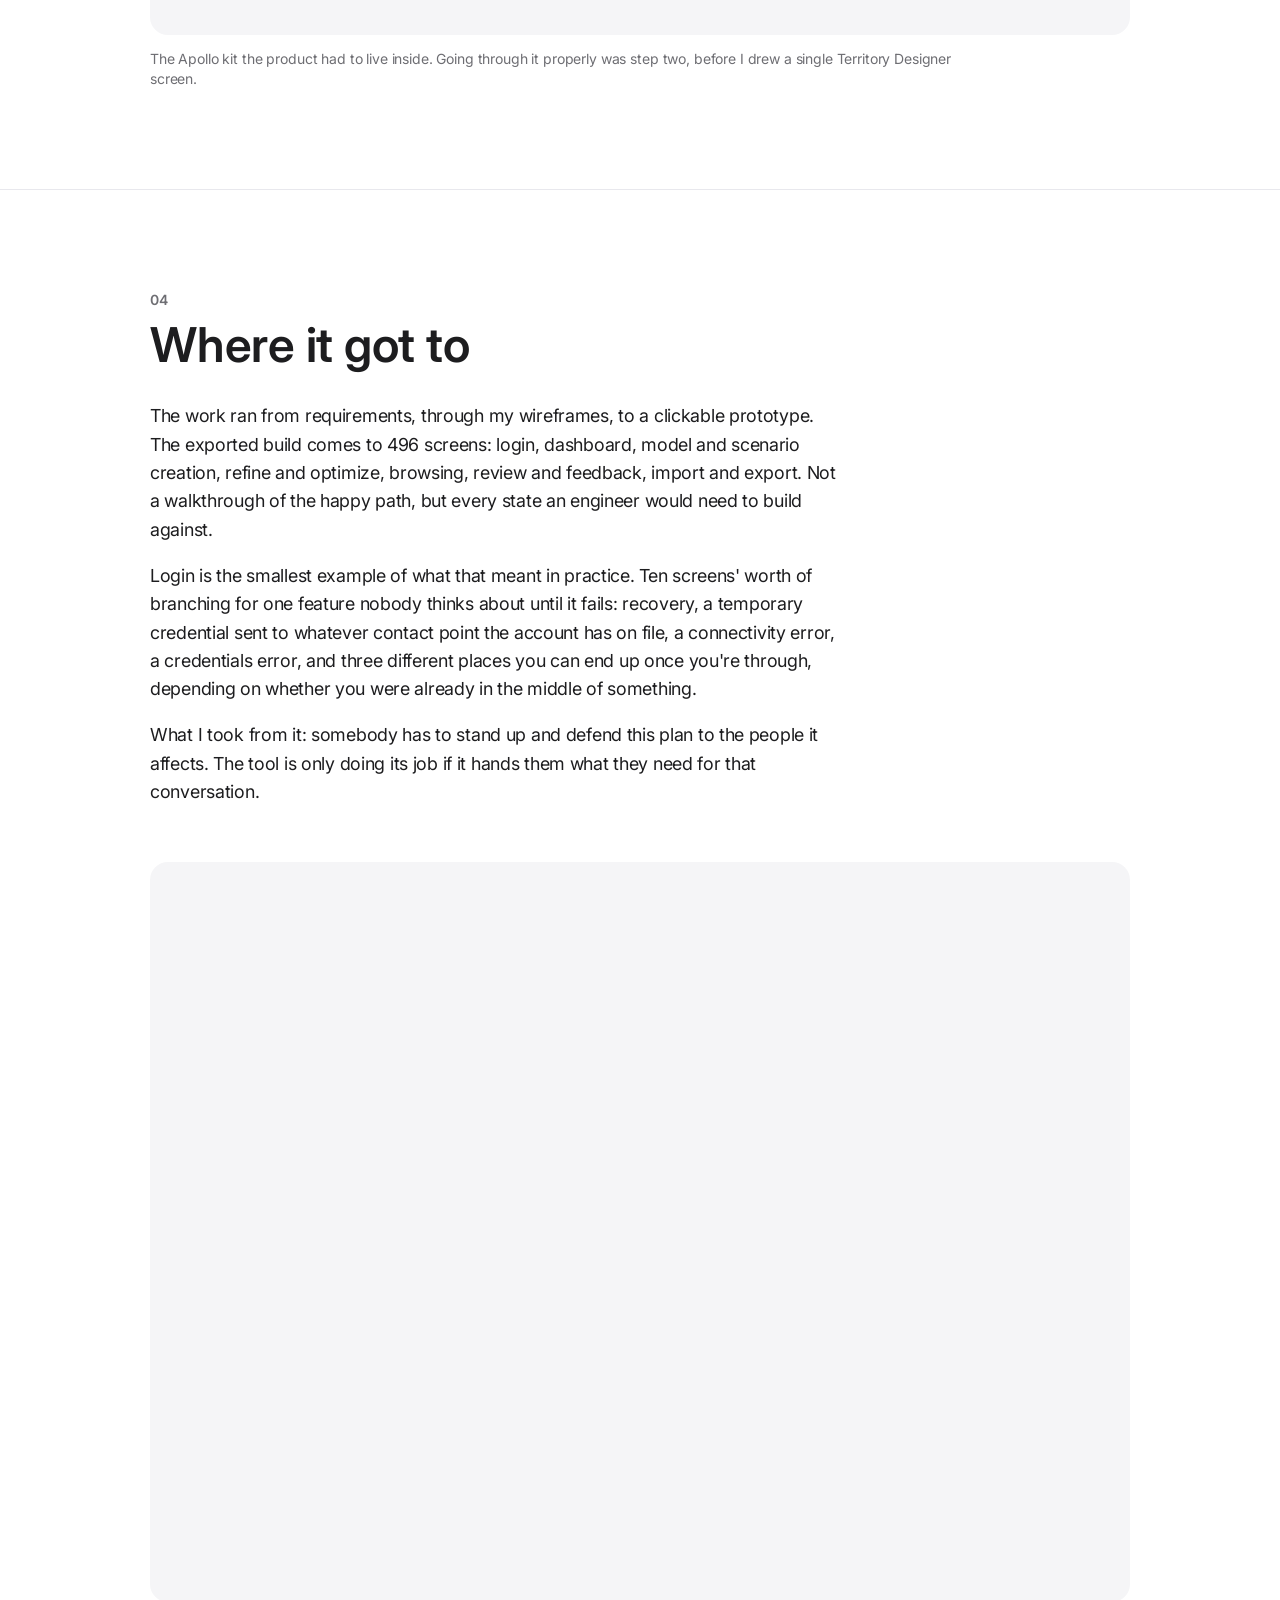
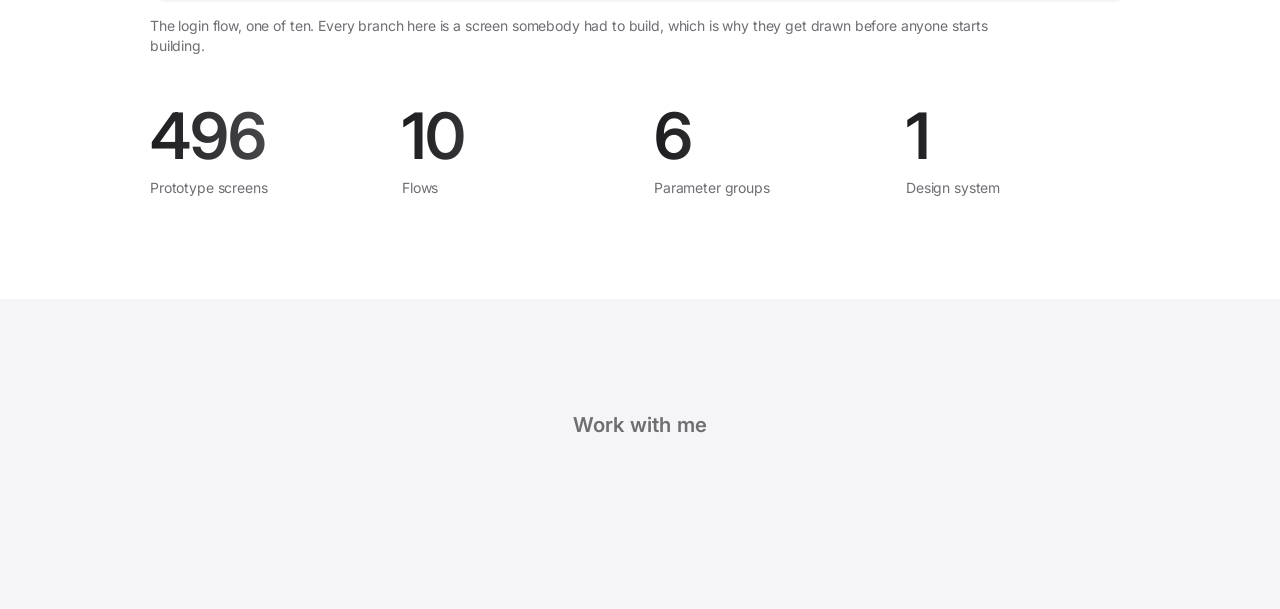
<file: light/td.html>
<!doctype html><meta charset="utf-8"><title>Moved</title><link rel="canonical" href="https://hollierichmond.com/td.html"><meta http-equiv="refresh" content="0; url=/td.html"><a href="/td.html">This page has moved.</a>
</file>
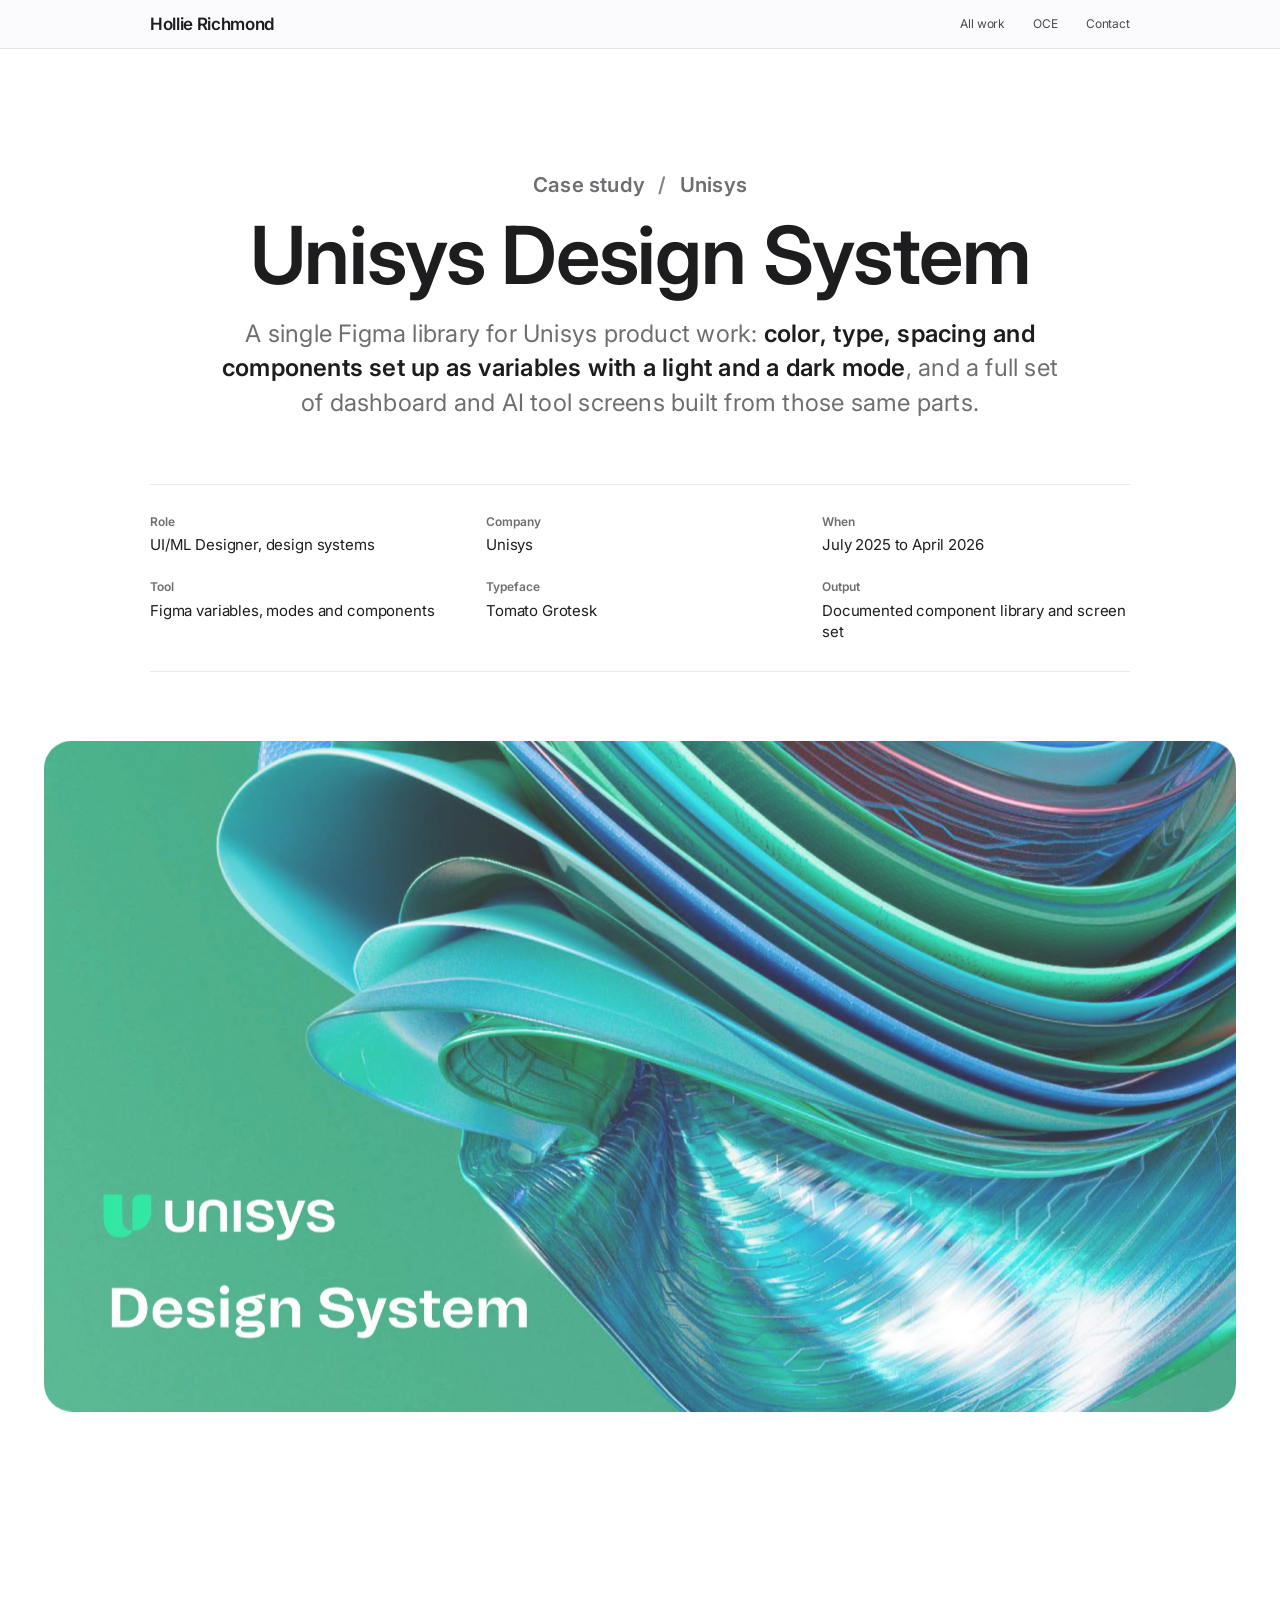
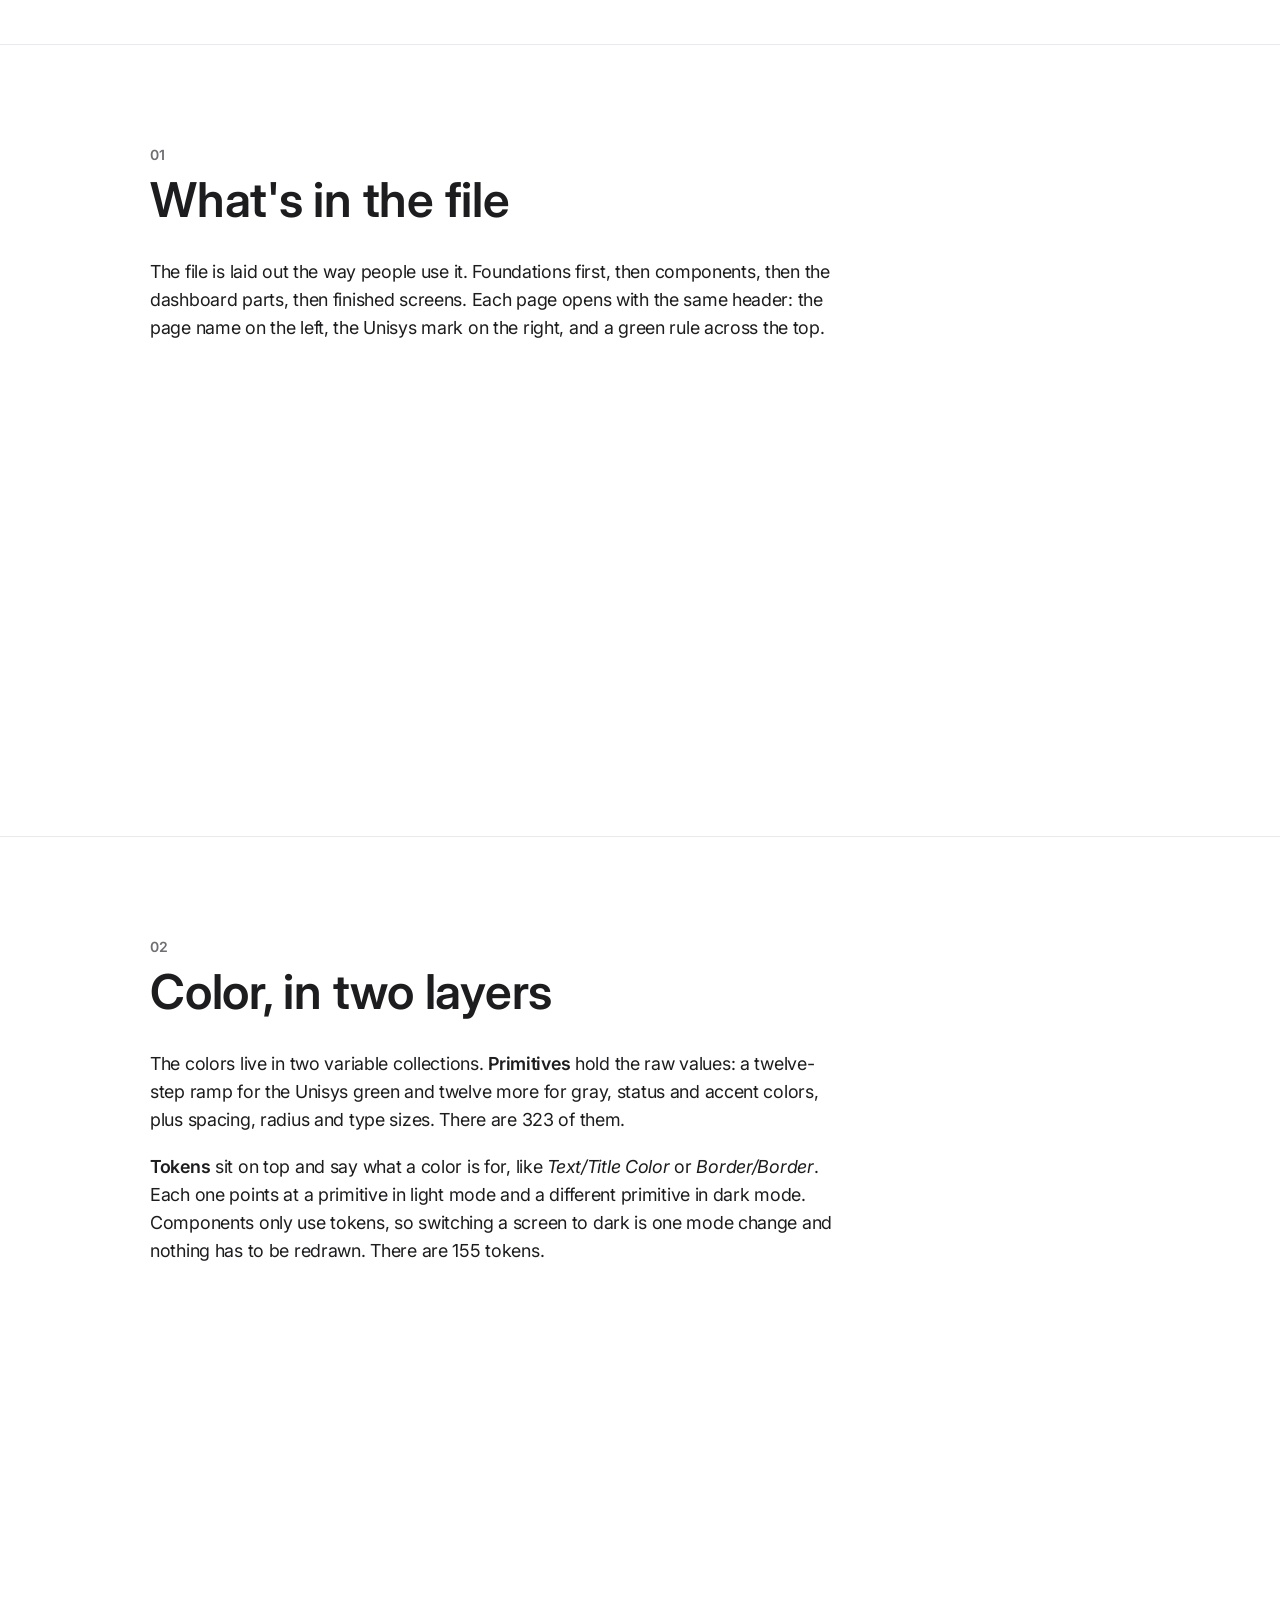
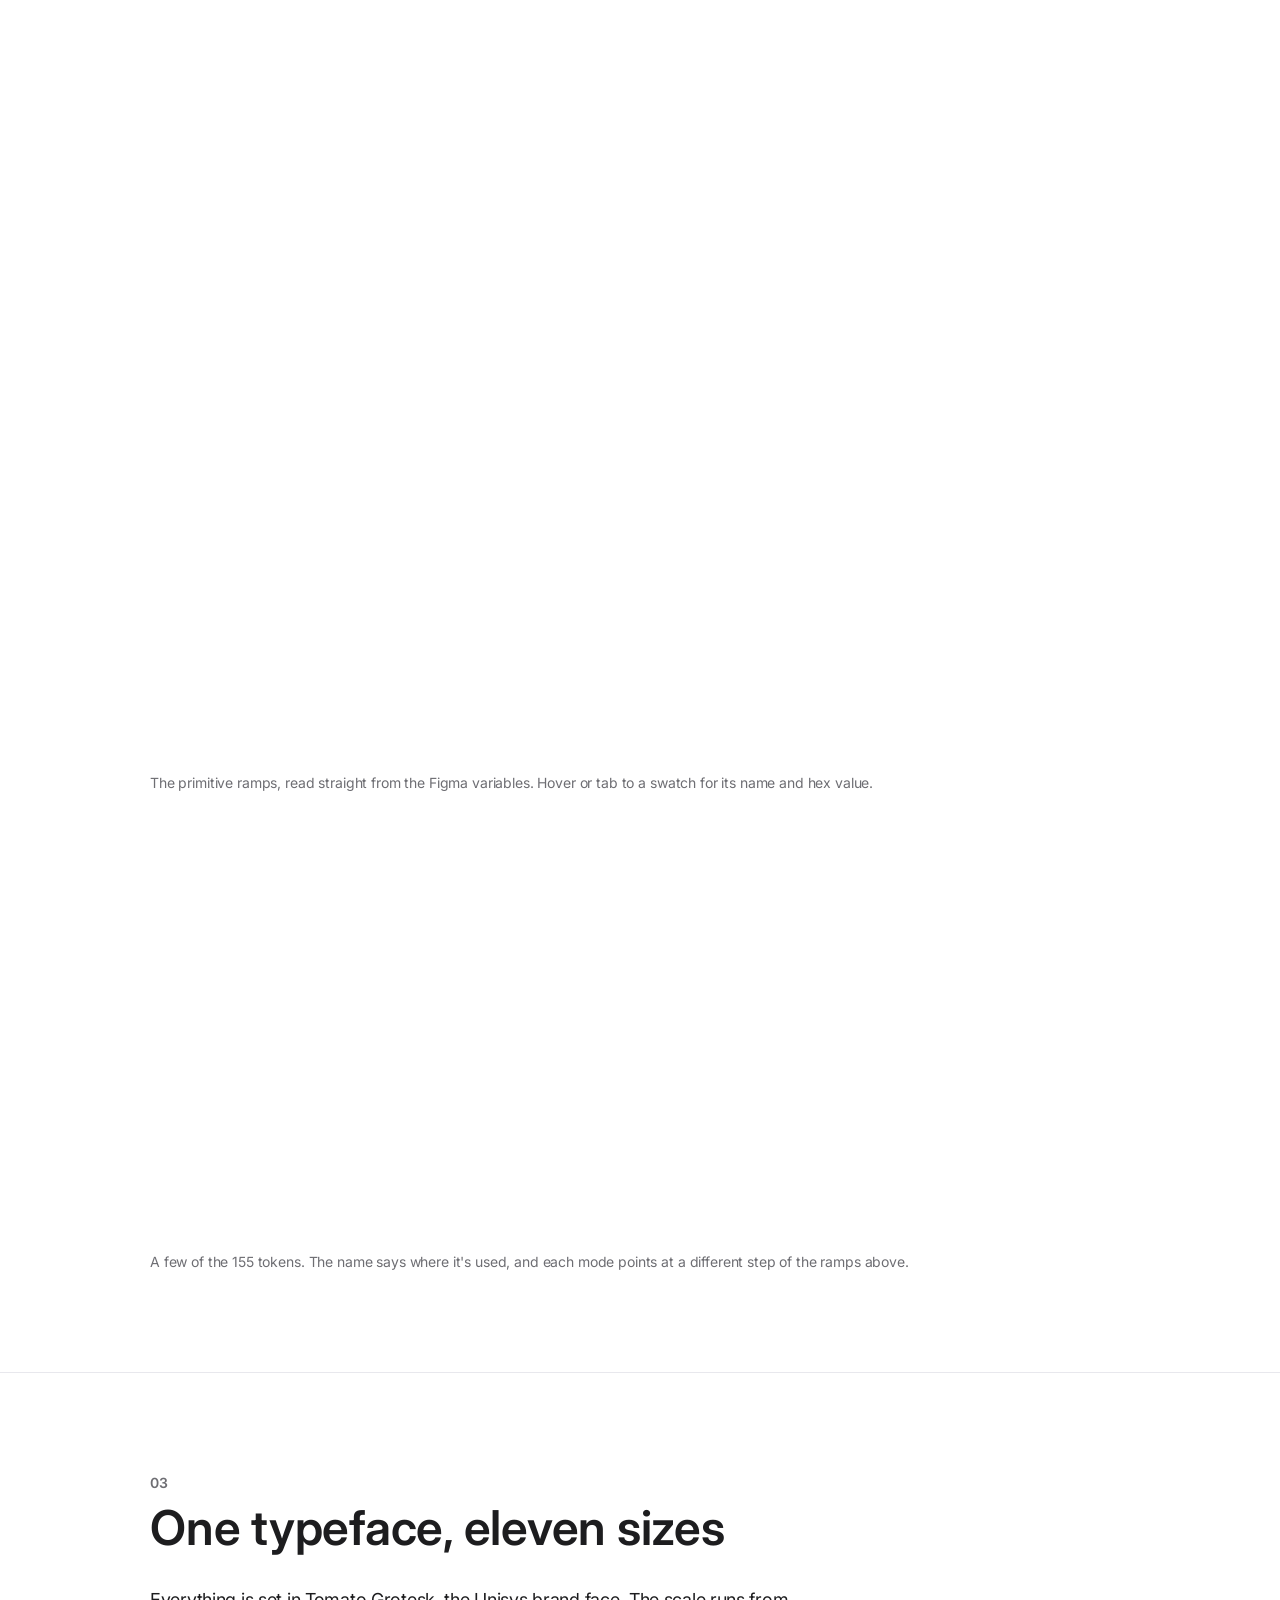
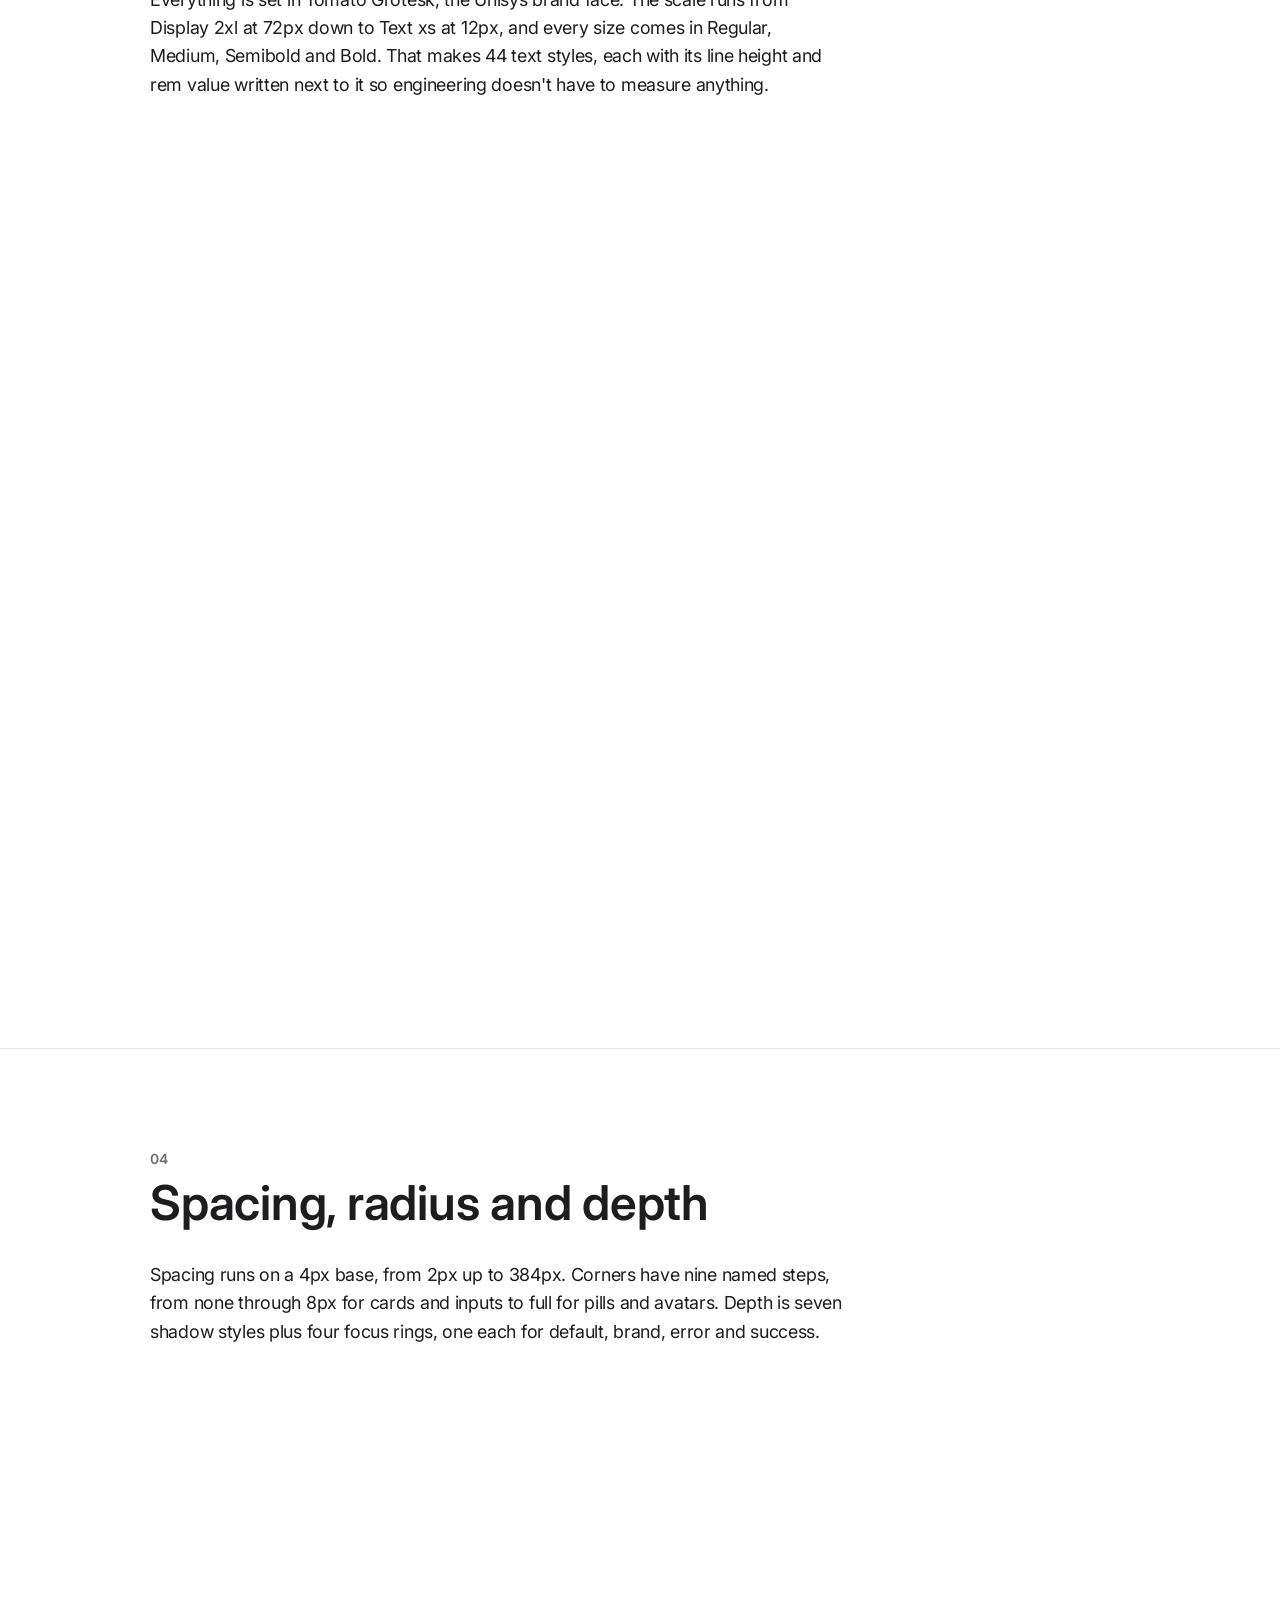
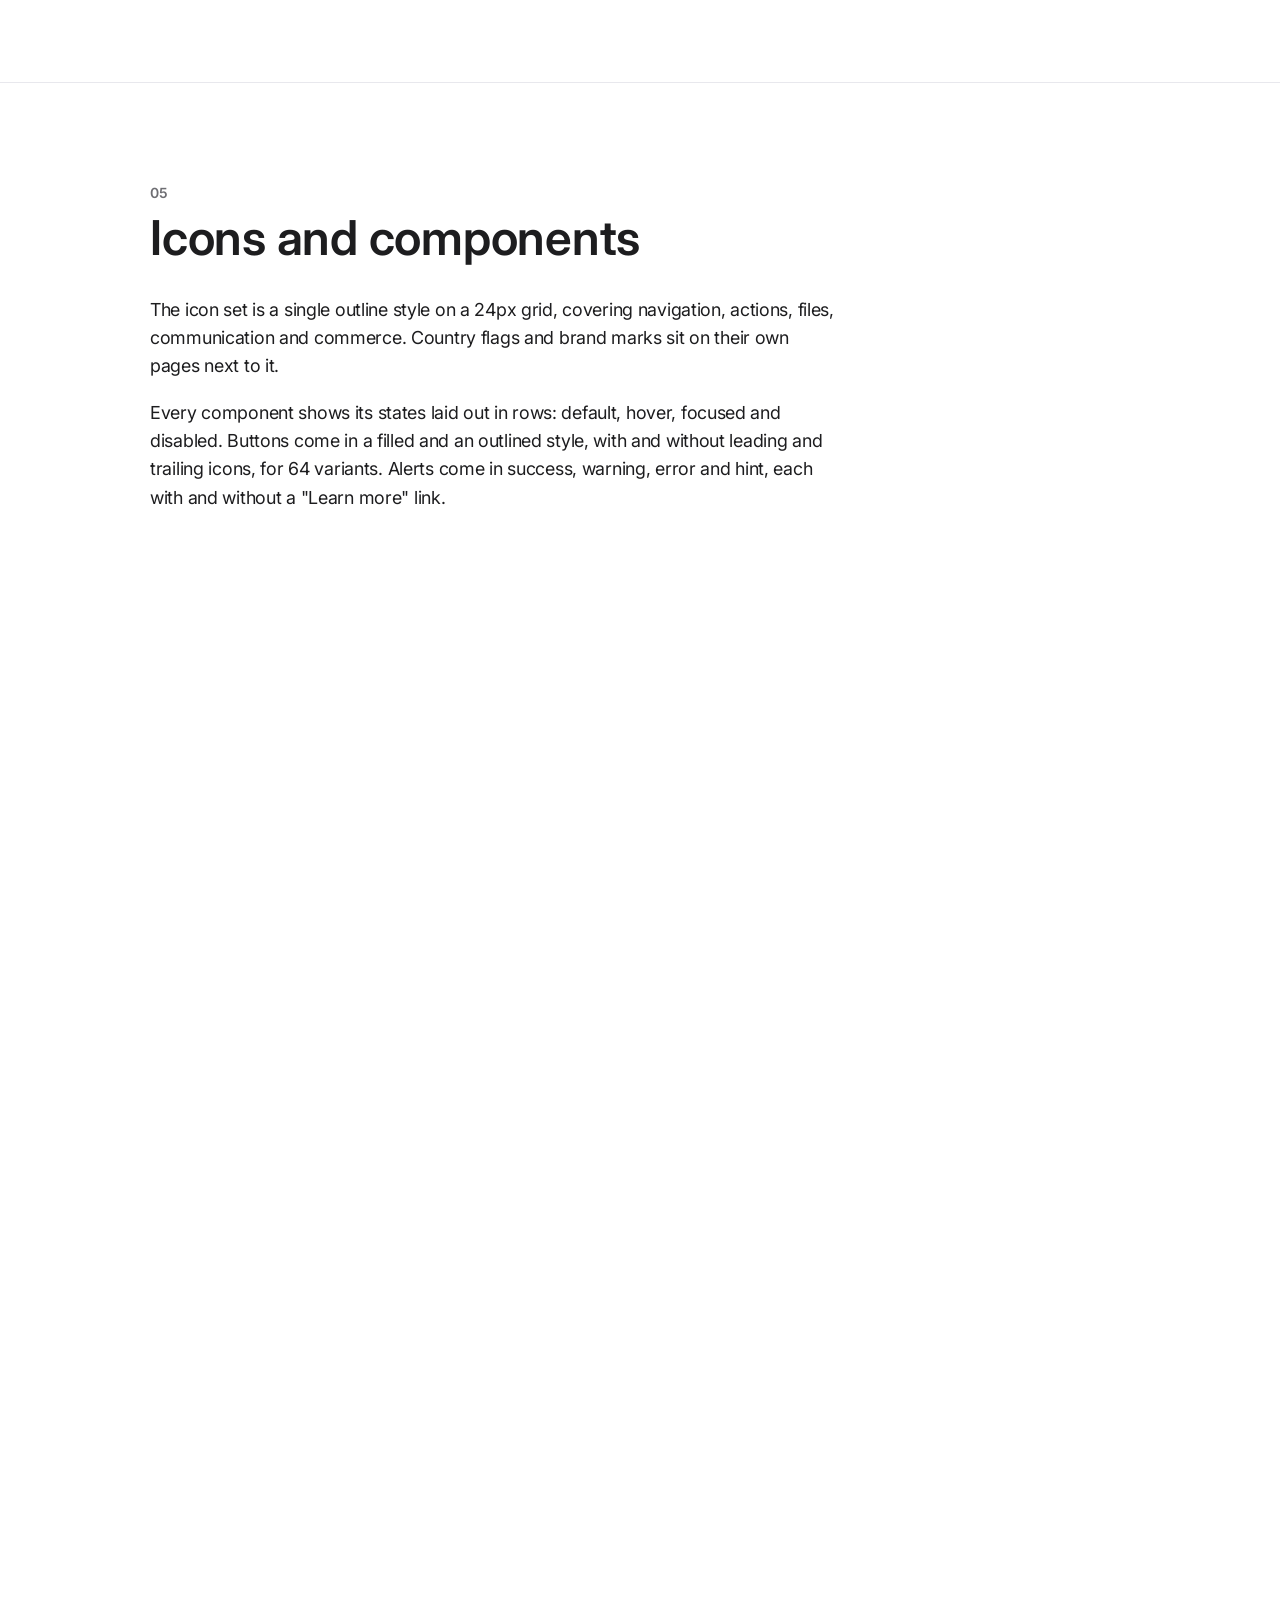
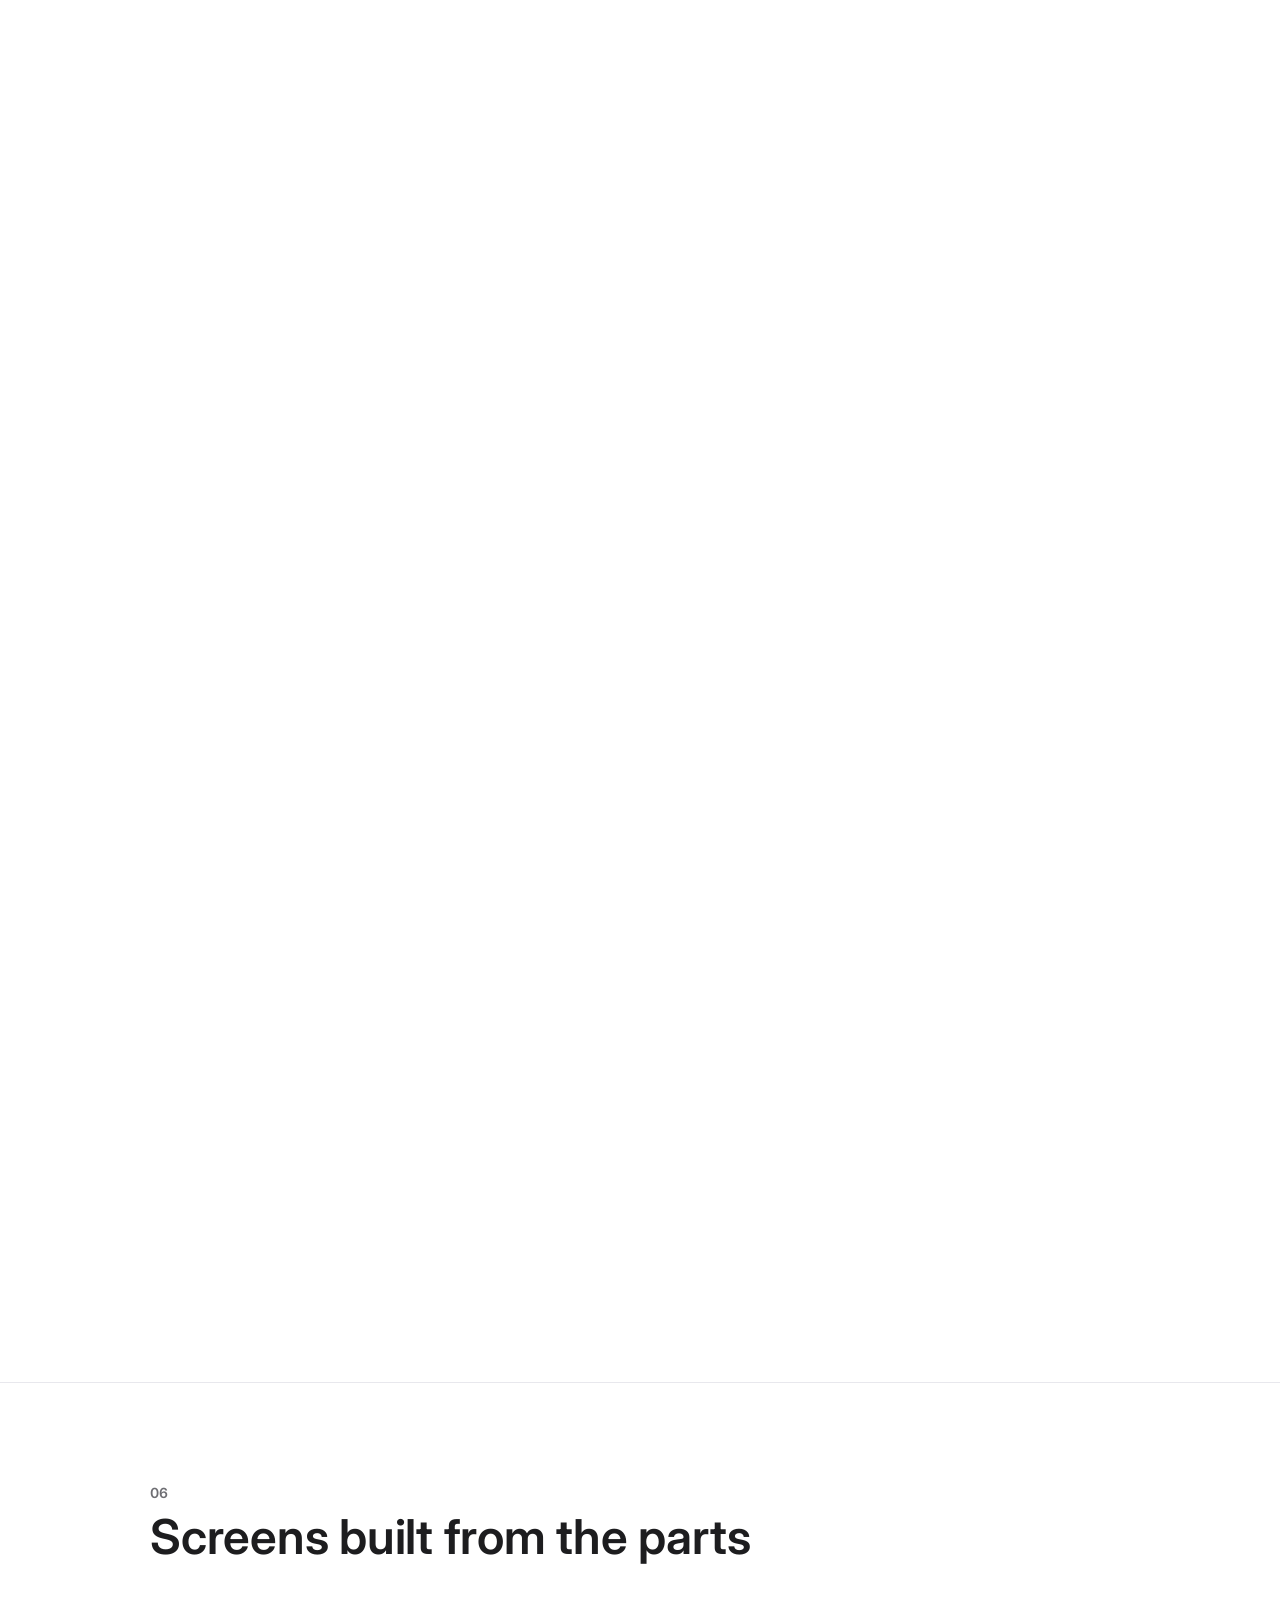
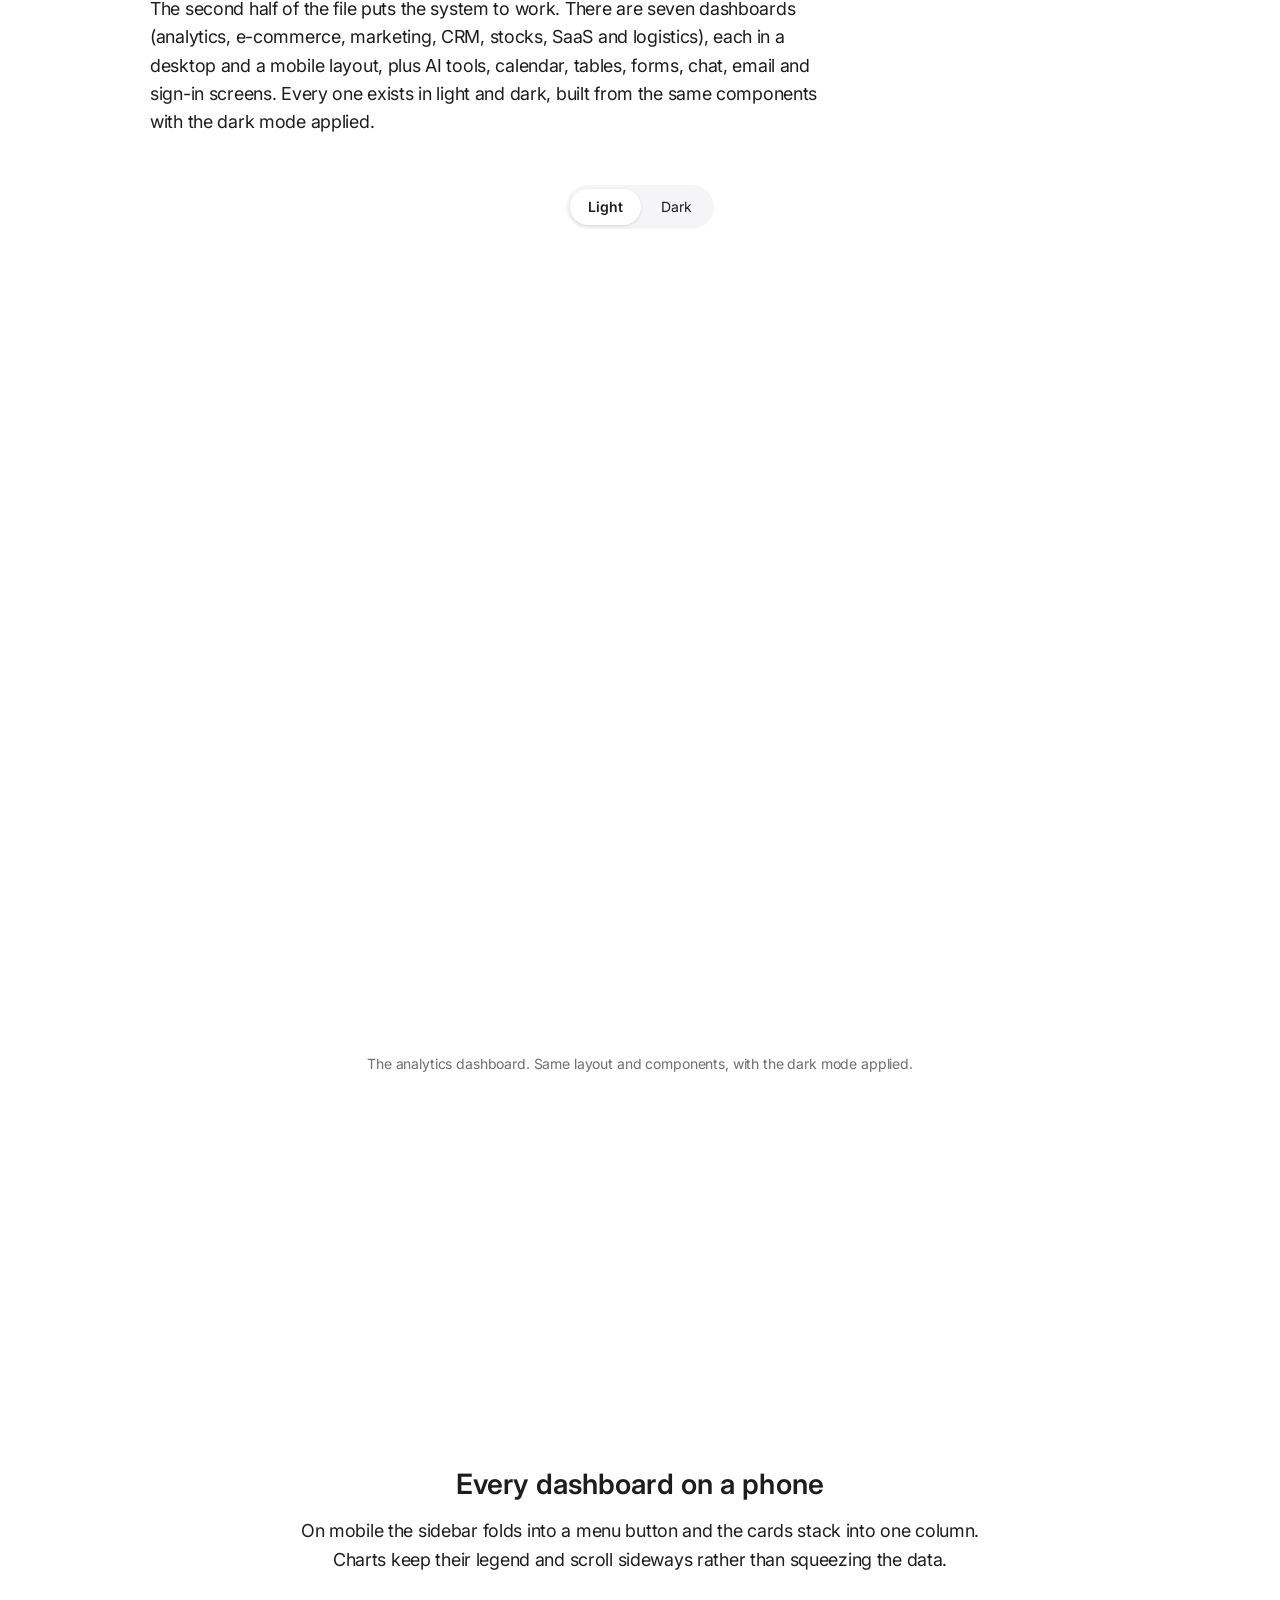
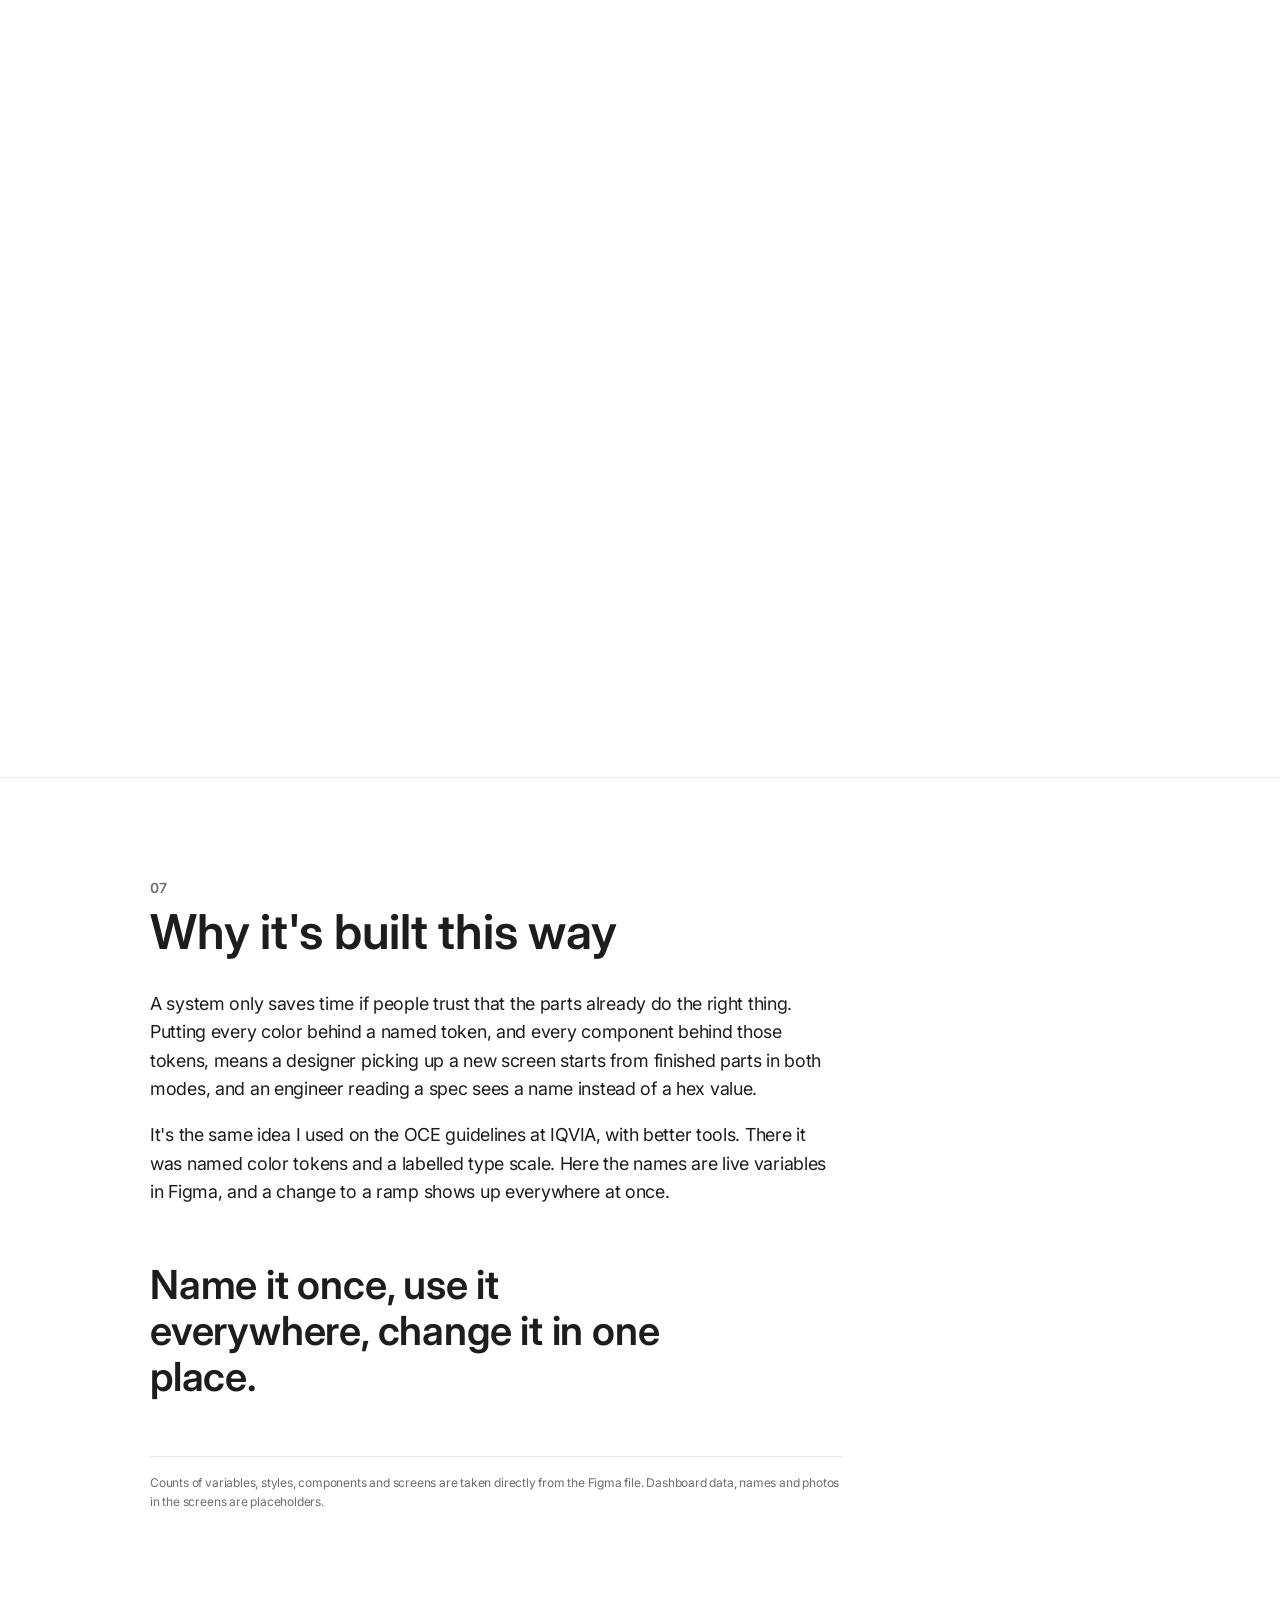
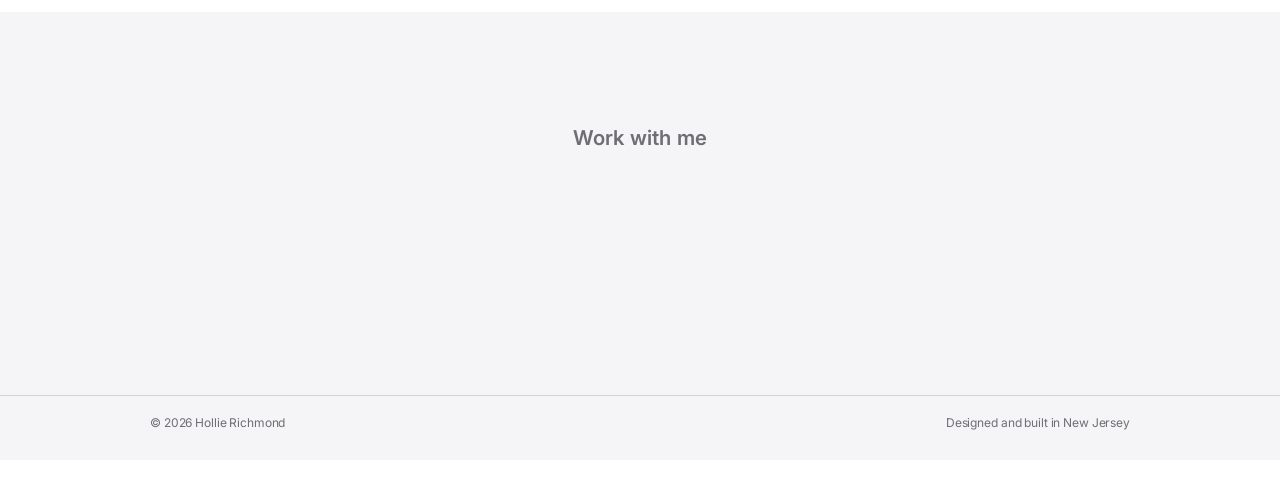
<file: light/unisys.html>
<!doctype html><meta charset="utf-8"><title>Moved</title><link rel="canonical" href="https://hollierichmond.com/unisys.html"><meta http-equiv="refresh" content="0; url=/unisys.html"><a href="/unisys.html">This page has moved.</a>
</file>
<file: light.css>
/* ==========================================================================
   hollierichmond.com/light — light theme
   One stylesheet for the home page, the case studies and the Unisys page.
   System type first (SF Pro on Apple devices), Inter everywhere else.
   ========================================================================== */

:root{
  color-scheme: light;
  --bg:#ffffff;
  --bg-alt:#f5f5f7;
  --bg-tile:#fbfbfd;
  --text:#1d1d1f;
  --text-2:#6e6e73;
  --text-3:#86868b;
  --line:#d2d2d7;
  --line-soft:#e8e8ed;
  --link:#0a7c87;
  --accent:#0a7c87;
  --accent-hover:#08646d;
  --teal:#0e9aa7;
  --violet:#7254f3;
  --grad:linear-gradient(110deg,#0e9aa7 0%,#3f7fd6 50%,#7254f3 100%);
  --font:-apple-system,BlinkMacSystemFont,"SF Pro Text","SF Pro Display","Inter","Helvetica Neue",Helvetica,Arial,sans-serif;
  --display:-apple-system,BlinkMacSystemFont,"SF Pro Display","Inter","Helvetica Neue",Helvetica,Arial,sans-serif;
  --radius:18px;
  --radius-lg:28px;
  --gut:clamp(16px,4.5vw,44px);
  --content:980px;
  --wide:1200px;
  --ease:cubic-bezier(.28,.11,.32,1);
}

*{box-sizing:border-box}
html{-webkit-text-size-adjust:100%}
body{
  margin:0;background:var(--bg);color:var(--text);
  font-family:var(--font);font-size:17px;line-height:1.47;letter-spacing:-.022em;
  -webkit-font-smoothing:antialiased;-moz-osx-font-smoothing:grayscale;
  overflow-x:hidden;
}
img{max-width:100%;height:auto;display:block}
a{color:var(--link);text-decoration:none}
a:hover{text-decoration:underline}
::selection{background:#bfeef2;color:var(--text)}
:focus-visible{outline:2px solid var(--accent);outline-offset:3px;border-radius:4px}
[hidden]{display:none!important}

.wrap{width:100%;max-width:calc(var(--content) + var(--gut)*2);margin:0 auto;padding-inline:var(--gut)}
.wide{max-width:calc(var(--wide) + var(--gut)*2)}
.col{max-width:692px}

/* ---------- global nav ---------- */
.bar{
  position:sticky;top:0;z-index:50;
  padding-top:env(safe-area-inset-top,0px);
  background:rgba(251,251,253,.8);
  backdrop-filter:saturate(180%) blur(20px);-webkit-backdrop-filter:saturate(180%) blur(20px);
  border-bottom:1px solid rgba(0,0,0,.08);
}
.bar-in{
  height:48px;display:flex;align-items:center;justify-content:space-between;gap:16px;
  max-width:calc(var(--content) + var(--gut)*2);
}
.sig{font-family:var(--display);font-weight:600;font-size:17px;letter-spacing:-.02em;color:var(--text);white-space:nowrap}
.sig:hover{text-decoration:none}
.sig span{display:none}
.bar nav{display:flex;align-items:center;gap:clamp(14px,2.6vw,28px);font-size:12px;letter-spacing:-.01em}
.bar nav a{color:var(--text);opacity:.8;transition:opacity .2s}
.bar nav a:hover{opacity:1;text-decoration:none}
.bar nav .mail{display:none}
.theme{
  display:inline-flex;align-items:center;gap:6px;
  padding:4px 10px;border-radius:999px;background:#1d1d1f;color:#f5f5f7!important;opacity:1!important;
  font-weight:500;
}
.theme::before{content:"";width:8px;height:8px;border-radius:50%;background:#f5f5f7;box-shadow:inset -3px 0 0 #1d1d1f}
@media (max-width:560px){.bar nav .opt{display:none}}

/* ---------- type ---------- */
h1,h2,h3{font-family:var(--display);color:var(--text);margin:0;text-wrap:balance}
h1{font-size:clamp(40px,7vw,80px);line-height:1.05;font-weight:600;letter-spacing:-.015em}
h2{font-size:clamp(32px,4.6vw,56px);line-height:1.07;font-weight:600;letter-spacing:-.005em}
h3{font-size:clamp(22px,2.4vw,28px);line-height:1.14;font-weight:600;letter-spacing:.004em;margin:0 0 .6em}
p{margin:0 0 1em;color:var(--text);font-size:clamp(17px,1.4vw,19px);line-height:1.58;letter-spacing:-.016em}
p:last-child{margin-bottom:0}
strong{font-weight:600}
em{font-style:italic}

.eyebrow{
  font-size:clamp(17px,1.6vw,21px);font-weight:600;letter-spacing:.01em;
  color:var(--text-2);margin:0 0 12px;
}
.eyebrow .sep{margin-inline:8px;color:var(--text-3)}
.dek,.lede{
  font-family:var(--display);
  font-size:clamp(19px,2vw,24px);line-height:1.42;font-weight:400;letter-spacing:.009em;
  color:var(--text-2);margin:20px 0 0;max-width:34em;
}
.dek strong,.lede strong{color:var(--text);font-weight:600}

/* ---------- links and buttons ---------- */
.more{font-size:clamp(17px,1.5vw,19px);color:var(--link);white-space:nowrap}
.more::after{content:"";display:inline-block;width:.42em;height:.42em;margin-left:.3em;border:solid currentColor;border-width:1.5px 1.5px 0 0;transform:translateY(-.08em) rotate(45deg)}
.btn{
  display:inline-flex;align-items:center;justify-content:center;gap:8px;
  min-height:44px;padding:11px 22px;border-radius:980px;
  position:relative;overflow:hidden;isolation:isolate;
  background:linear-gradient(110deg,#0e9aa7 0%,#3f7fd6 35%,#7254f3 65%,#0e9aa7 100%);background-size:220% 100%;background-position:0% 50%;
  color:#fff;font-size:17px;font-weight:500;letter-spacing:-.02em;
  box-shadow:0 6px 18px -8px rgba(114,84,243,.45);
  transition:background-position .7s var(--ease),transform .35s var(--ease),box-shadow .35s var(--ease);
}
/* light sweep that crosses the button on hover */
.btn::after{
  content:"";position:absolute;z-index:-1;top:0;bottom:0;left:-60%;width:45%;
  background:linear-gradient(100deg,rgba(255,255,255,0) 0%,rgba(255,255,255,.45) 50%,rgba(255,255,255,0) 100%);
  transform:skewX(-20deg);opacity:0;
}
.btn:hover{background-position:100% 50%;transform:translateY(-2px);text-decoration:none;
  box-shadow:0 12px 28px -10px rgba(114,84,243,.6),0 6px 16px -8px rgba(14,154,167,.55)}
.btn:hover::after{animation:btn-sheen .8s var(--ease) forwards}
.btn:active{transform:translateY(0)}
@keyframes btn-sheen{0%{left:-60%;opacity:1}100%{left:120%;opacity:1}}
.btn.ghost{background:transparent;color:var(--teal-text,#0a7c87);box-shadow:inset 0 0 0 1.5px #0e9aa7}
.btn.ghost::after{display:none}
.btn.ghost:hover{background:#0e9aa7;color:#fff;transform:translateY(-2px);box-shadow:inset 0 0 0 1.5px #0e9aa7,0 10px 22px -10px rgba(14,154,167,.6)}
@media (prefers-reduced-motion:reduce){.btn:hover::after{animation:none}}

/* ---------- sections ---------- */
.band{padding-block:clamp(64px,10vw,120px)}
.band.alt{background:var(--bg-alt)}
.center{text-align:center}
.center .dek,.center .lede{margin-inline:auto}

/* ==========================================================================
   HOME
   ========================================================================== */
.home-hero{padding-block:clamp(72px,12vw,140px) clamp(48px,7vw,88px);text-align:center}
.home-hero h1{max-width:17ch;margin-inline:auto}
.home-hero .lede{margin:24px auto 0;max-width:30em}
.home-hero .cta{display:flex;gap:14px;justify-content:center;flex-wrap:wrap;margin-top:36px}

.caps{
  display:grid;gap:0;grid-template-columns:1fr;
  max-width:var(--content);margin:clamp(56px,8vw,88px) auto 0;
  border-top:1px solid var(--line-soft);
}
.caps{grid-template-columns:repeat(3,1fr)}
.caps.two{grid-template-columns:repeat(2,1fr);max-width:560px}
@media (max-width:520px){.cap{padding-inline:2px}.cap ul{font-size:13px;line-height:1.75}}
.cap{padding:28px 8px 0;text-align:center}
.cap h3{font-size:14px;font-weight:600;letter-spacing:0;color:var(--text);margin:0 0 10px}
.cap ul{list-style:none;margin:0;padding:0;font-size:15px;line-height:1.9;color:var(--text-2);letter-spacing:-.01em}

.sec-title{text-align:center;margin-bottom:clamp(36px,5vw,56px)}
.sec-title p{color:var(--text-2);margin:14px auto 0;max-width:34em;font-size:clamp(17px,1.7vw,21px)}

/* featured case-study tiles */
.tiles{display:grid;gap:clamp(12px,1.6vw,20px);grid-template-columns:1fr}
@media (min-width:860px){.tiles{grid-template-columns:1fr 1fr}}
.tile{
  position:relative;display:flex;flex-direction:column;overflow:hidden;
  background:var(--bg);border-radius:var(--radius-lg);
  padding:clamp(32px,4vw,52px) clamp(24px,3.5vw,48px) 0;
  text-align:center;color:var(--text);
  transition:transform .5s var(--ease),box-shadow .5s var(--ease);
}
.tile:hover{text-decoration:none;transform:translateY(-4px);box-shadow:0 22px 44px -22px rgba(0,0,0,.22)}
.tile .client{font-size:14px;font-weight:600;color:var(--text-2);margin:0 0 8px;letter-spacing:0}
.tile h3{font-size:clamp(28px,3.2vw,40px);line-height:1.1;letter-spacing:-.01em;margin:0 auto 10px;max-width:16ch}
.tile .sum{font-size:17px;line-height:1.47;color:var(--text-2);max-width:28em;margin:0 auto 14px}
.tile .more{display:inline-block;margin-bottom:clamp(26px,3vw,36px)}
.tile .shot{margin-top:auto;border-radius:14px 14px 0 0;overflow:hidden;box-shadow:0 -1px 0 rgba(0,0,0,.04)}
.tile .shot img{width:100%}
.tile.dark{background:#000;color:#f5f5f7}
.tile.dark .client,.tile.dark .sum{color:#a1a1a6}
.tile.dark h3{color:#f5f5f7}
.tile.dark .more{color:#2997ff}
.tile.span{grid-column:1/-1}
@media (min-width:860px){
  .tile.span{flex-direction:row;align-items:center;text-align:left;padding:0;gap:0}
  .tile.span .txt{flex:0 0 42%;padding:clamp(40px,5vw,72px)}
  .tile.span h3,.tile.span .sum{margin-left:0}
  .tile.span .shot{flex:1;align-self:stretch;border-radius:0}
  .tile.span .shot img{height:100%;object-fit:cover;object-position:left center}
}

/* more work grid */
.grid-work{display:grid;gap:clamp(12px,1.6vw,20px);grid-template-columns:1fr}
@media (min-width:700px){.grid-work{grid-template-columns:1fr 1fr}}
@media (min-width:1080px){.grid-work{grid-template-columns:1fr 1fr 1fr}}
.card{
  display:flex;flex-direction:column;text-align:left;
  appearance:none;border:0;margin:0;font:inherit;color:inherit;cursor:zoom-in;
  background:var(--bg-alt);border-radius:var(--radius);overflow:hidden;padding:0;
  transition:transform .5s var(--ease),box-shadow .5s var(--ease);
}
.card:hover{transform:translateY(-3px);box-shadow:0 18px 36px -20px rgba(0,0,0,.2)}
.card .img{aspect-ratio:4/3;overflow:hidden;background:#e8e8ed}
.card .img img{width:100%;height:100%;object-fit:cover;object-position:center top;transition:transform .8s var(--ease)}
.card:hover .img img{transform:scale(1.03)}
.card .meta{padding:20px 22px 24px}
.card .client{font-size:12px;font-weight:600;letter-spacing:.02em;text-transform:uppercase;color:var(--text-2);margin:0 0 6px}
.card h3{font-size:21px;line-height:1.19;margin:0 0 6px;letter-spacing:.011em}
.card .role{font-size:14px;color:var(--text-2);margin:0;letter-spacing:-.01em;line-height:1.43}

/* contact */
.contact{text-align:center}
.contact h2{margin-bottom:12px}
.contact .mail-link{font-family:var(--display);font-size:clamp(24px,4.4vw,48px);font-weight:600;letter-spacing:-.01em;color:var(--link)}
.contact .row{display:flex;gap:14px;justify-content:center;flex-wrap:wrap;margin-top:32px}
.contact .elsewhere{justify-content:center}

/* ---------- viewer (home) ---------- */
.viewer{position:fixed;inset:0;z-index:100;display:none;background:rgba(255,255,255,.92);
  backdrop-filter:saturate(180%) blur(24px);-webkit-backdrop-filter:saturate(180%) blur(24px)}
.viewer[data-open]{display:grid;grid-template-rows:auto 1fr}
.viewer-bar{display:flex;align-items:center;justify-content:space-between;gap:14px;flex-wrap:wrap;
  padding:calc(12px + env(safe-area-inset-top,0px)) var(--gut) 12px;border-bottom:1px solid var(--line-soft)}
.viewer-meta{display:flex;align-items:baseline;gap:12px;flex-wrap:wrap;min-width:0}
.viewer-n{font-size:12px;color:var(--text-3);font-variant-numeric:tabular-nums}
.viewer-client{font-size:12px;font-weight:600;color:var(--text-2);text-transform:uppercase;letter-spacing:.02em}
.viewer-title{font-size:19px;font-weight:600;margin:0;letter-spacing:.01em}
.viewer-tools{display:flex;align-items:center;gap:8px}
.vbtn{appearance:none;border:0;background:rgba(0,0,0,.06);color:var(--text);width:36px;height:36px;border-radius:50%;
  font-size:15px;cursor:pointer;display:grid;place-items:center;transition:background .2s}
.vbtn:hover:not(:disabled){background:rgba(0,0,0,.12)}
.vbtn:disabled{opacity:.3;cursor:default}
.viewer-stage{overflow:auto;padding:clamp(14px,2.5vw,32px) var(--gut);display:grid;place-items:start center;-webkit-overflow-scrolling:touch}
.viewer-stage img{max-width:min(100%,1400px);border-radius:12px;cursor:zoom-in;box-shadow:0 30px 60px -30px rgba(0,0,0,.35)}
.viewer-stage.zoom{place-items:start}
.viewer-stage.zoom img{max-width:none;width:2600px;cursor:zoom-out;border-radius:0}
.viewer-hint{font-size:12px;color:var(--text-3);margin-right:6px}
@media (max-width:640px){.viewer-hint{display:none}}
body.locked{overflow:hidden}

/* ==========================================================================
   CASE STUDIES (oce, td, airspace, unisys)
   ========================================================================== */
.field,.orb,.grid-lines,.holo{display:none!important}

.hero{padding-block:clamp(64px,10vw,120px) clamp(48px,6vw,80px);text-align:center}
.hero .wrap{max-width:calc(var(--wide) + var(--gut)*2)}
.hero h1{max-width:16ch;margin-inline:auto}
.hero .dek{margin-inline:auto;max-width:36em}
.hero .eyebrow{color:var(--text-2)}

.facts{
  display:grid;gap:22px 28px;grid-template-columns:repeat(2,1fr);
  max-width:var(--content);margin:clamp(40px,5vw,64px) auto 0;padding:28px 0;
  border-top:1px solid var(--line-soft);border-bottom:1px solid var(--line-soft);text-align:left;
}
@media (min-width:760px){.facts{grid-template-columns:repeat(3,1fr)}}
.fact dt{font-size:12px;font-weight:600;color:var(--text-2);margin:0 0 4px;letter-spacing:0}
.fact dd{margin:0;font-size:15px;line-height:1.45;color:var(--text);letter-spacing:-.01em}

/* figures */
figure{margin:0}
.plate{
  background:var(--bg-alt);border-radius:var(--radius);overflow:hidden;
  padding:clamp(14px,2.6vw,36px);
}
.plate img{width:100%;border-radius:8px}
.plate.trans{background:linear-gradient(180deg,#f5f5f7,#ececf0)}
.plate.trans img{border-radius:0;filter:drop-shadow(0 24px 30px rgba(0,0,0,.18))}
.lead-plate{margin:clamp(48px,6vw,72px) auto 0;max-width:var(--wide)}
.lead-plate .plate{border-radius:var(--radius-lg);padding:clamp(20px,4vw,64px)}
.plate-cap,.figcap{font-size:14px;line-height:1.43;color:var(--text-2);margin:14px 0 0;max-width:60em;letter-spacing:-.01em}
.lead-plate .plate-cap,.figcap.center{margin-inline:auto}
.lead-plate .plate-cap{text-align:center}
.fig{margin:clamp(36px,5vw,56px) 0 0}
.duo{display:grid;gap:clamp(12px,1.6vw,20px);grid-template-columns:1fr;margin-block:clamp(32px,4.5vw,52px)}
@media (min-width:760px){.duo{grid-template-columns:1fr 1fr}}
.duo.stack{grid-template-columns:1fr}

/* inline diagrams */
.fig svg{
  width:100%;height:auto;display:block;color:var(--text);
  background:var(--bg-alt);border:0;border-radius:var(--radius);
  padding:clamp(12px,2vw,28px);
}
.fig .sw-line{stroke:currentColor;stroke-opacity:.28}
.fig .sw-box{fill:none;stroke:currentColor;stroke-opacity:.28}
.fig .lab{fill:currentColor;font-family:var(--font);font-size:13px;font-weight:600}
.fig .sub{fill:currentColor;fill-opacity:.6;font-family:var(--font);font-size:12px}
.fig .tiny{fill:currentColor;fill-opacity:.5;font-family:var(--font);font-size:10.5px;font-weight:600;letter-spacing:.06em}
.fig .acc{fill:var(--accent);font-family:var(--font);font-size:12px;font-weight:600}
.fig .acc-line{stroke:var(--accent)}
.fig .acc-box{fill:none;stroke:var(--accent)}
.fig .mk circle{fill:var(--accent)}
.fig .mk text{fill:#fff;font-family:var(--font);font-size:15px;font-weight:700}

/* body sections: one centred column, Apple-newsroom style */
main section{padding-block:clamp(56px,8vw,100px);border-top:0}
main section + section:not(.endnote){border-top:1px solid var(--line-soft)}
main section.hero{border-top:0}
main section > .wrap{max-width:calc(var(--content) + var(--gut)*2)}
.grid{display:block}
.sec-head{display:flex;flex-direction:column;gap:8px;margin:0 0 clamp(20px,3vw,32px)}
.sec-n{font-size:14px;font-weight:600;color:var(--text-2);letter-spacing:0}
.sec-head h2{font-size:clamp(30px,4vw,48px);line-height:1.08}

.pull{
  margin:clamp(36px,5vw,56px) 0;padding:0;border:0;
  font-family:var(--display);font-weight:600;
  font-size:clamp(26px,3.4vw,40px);line-height:1.15;letter-spacing:-.005em;
  color:var(--text);max-width:22ch;
}

/* user stories, legends, flows */
.stories{display:grid;gap:12px;margin:clamp(32px,4.5vw,52px) 0 0;background:none;border:0;list-style:none;padding:0}
@media (min-width:700px){.stories{grid-template-columns:1fr 1fr}}
@media (min-width:1000px){.stories.legend,.stories.flow{grid-template-columns:1fr 1fr 1fr}}
.story{background:var(--bg-alt);border-radius:var(--radius);padding:clamp(20px,2.4vw,28px)}
.story .who{display:block;font-size:12px;font-weight:600;color:var(--accent);margin-bottom:8px;letter-spacing:0}
.story p{margin:0;font-size:15px;line-height:1.5;color:var(--text)}
.fig .legend{margin-top:12px}

/* decisions */
.dec{padding-block:clamp(36px,5vw,56px);border-top:1px solid var(--line-soft);display:block}
.dec:first-of-type{border-top:0;padding-top:0}
.dec .sec-head{margin-bottom:10px}
.dec h3{font-size:clamp(24px,2.8vw,32px);max-width:24ch}
.evidence{
  margin-top:20px;padding:20px 24px;background:var(--bg-alt);border:0;border-radius:14px;
  font-size:15px;line-height:1.5;color:var(--text-2);max-width:692px;
}
.evidence b{display:block;font-size:12px;font-weight:600;color:var(--text);margin-bottom:6px;letter-spacing:0}

.src{margin-top:clamp(28px,3.5vw,40px);padding-top:16px;border-top:1px solid var(--line-soft);
  font-size:12px;line-height:1.6;color:var(--text-2);max-width:692px}
.src a{color:var(--link)}

/* numbers */
.tally{display:grid;gap:28px;grid-template-columns:repeat(2,1fr);margin:clamp(32px,4vw,48px) 0 0;padding:0;border:0}
@media (min-width:760px){.tally{grid-template-columns:repeat(4,1fr)}}
.tally .num{display:block;font-family:var(--display);font-weight:600;font-size:clamp(40px,5vw,64px);line-height:1;letter-spacing:-.015em;
  background:linear-gradient(90deg,#1d1d1f,#6e6e73);-webkit-background-clip:text;background-clip:text;color:transparent}
.tally .lab{display:block;margin-top:10px;font-size:14px;color:var(--text-2);letter-spacing:-.01em}

/* end of page */
.endnote{background:var(--bg-alt);padding-block:clamp(64px,9vw,110px);text-align:center;border-top:0!important}
.endnote .eyebrow{color:var(--text-2)}
.mail-link{font-family:var(--display);font-size:clamp(26px,4.4vw,48px);font-weight:600;letter-spacing:-.01em;color:var(--link);word-break:break-word}
.elsewhere{display:flex;flex-wrap:wrap;gap:10px 26px;justify-content:center;margin-top:28px;font-size:14px}
.elsewhere a{color:var(--link)}
.elsewhere a[target]::after{content:" ↗"}

footer{
  max-width:var(--content);margin:0 auto;padding:18px 0 28px;border-top:0;
  font-size:12px;color:var(--text-2);display:flex;flex-wrap:wrap;gap:8px 22px;justify-content:space-between;letter-spacing:-.01em;
}
.foot-wrap{background:var(--bg-alt);border-top:1px solid var(--line)}
.foot-wrap .wrap{max-width:calc(var(--content) + var(--gut)*2)}
.foot-wrap footer{border-top:0}

/* ==========================================================================
   UNISYS page extras
   ========================================================================== */
.hero-media{max-width:var(--wide);margin:clamp(40px,6vw,64px) auto 0;border-radius:var(--radius-lg);overflow:hidden;background:#2e9a62}
.hero-media img{width:100%}

.stat-row{display:grid;gap:28px 20px;grid-template-columns:repeat(2,1fr);max-width:var(--content);margin:clamp(48px,6vw,72px) auto 0;text-align:center}
@media (min-width:760px){.stat-row{grid-template-columns:repeat(4,1fr)}}
.stat-row .num{display:block;font-family:var(--display);font-weight:600;font-size:clamp(40px,5vw,60px);line-height:1;letter-spacing:-.015em;color:var(--text)}
.stat-row .lab{display:block;margin-top:10px;font-size:14px;line-height:1.35;color:var(--text-2)}

.ramps{display:grid;gap:10px;margin-top:clamp(32px,4vw,48px)}
.ramp{display:grid;grid-template-columns:96px 1fr;gap:16px;align-items:center}
.ramp .nm{font-size:14px;font-weight:600;color:var(--text)}
.ramp .steps{display:grid;grid-template-columns:repeat(12,1fr);gap:4px}
.sw{position:relative;aspect-ratio:1/1;border-radius:8px;box-shadow:inset 0 0 0 1px rgba(0,0,0,.06);cursor:default}
.sw:hover::after,.sw:focus-visible::after{
  content:attr(data-tip);position:absolute;left:50%;bottom:calc(100% + 8px);transform:translateX(-50%);
  white-space:nowrap;background:#1d1d1f;color:#fff;font-size:12px;padding:6px 9px;border-radius:8px;z-index:3;letter-spacing:0;
}
@media (max-width:640px){
  .ramp{grid-template-columns:1fr;gap:6px}
  .ramp .steps{gap:3px}
  .sw{border-radius:5px}
}
.ramp-key{display:grid;grid-template-columns:96px 1fr;gap:16px;margin-top:6px;font-size:11px;color:var(--text-3)}
.ramp-key .steps{display:grid;grid-template-columns:repeat(12,1fr);gap:4px;text-align:center}
@media (max-width:640px){.ramp-key{display:none}}

.token-table{width:100%;border-collapse:collapse;margin-top:clamp(28px,4vw,40px);font-size:15px}
.token-table th{font-size:12px;font-weight:600;color:var(--text-2);text-align:left;padding:0 12px 10px 0;border-bottom:1px solid var(--line)}
.token-table td{padding:12px 12px 12px 0;border-bottom:1px solid var(--line-soft);vertical-align:middle}
.token-table td+td{white-space:nowrap}
@media (max-width:640px){.token-table{font-size:13px}.token-table code{font-size:11.5px}}
.token-table code{font-family:"SF Mono",ui-monospace,Menlo,Consolas,monospace;font-size:13px;background:var(--bg-alt);padding:2px 6px;border-radius:6px;letter-spacing:0}
.chip{display:inline-block;width:18px;height:18px;border-radius:5px;vertical-align:-4px;margin-right:8px;box-shadow:inset 0 0 0 1px rgba(0,0,0,.1)}

.mode-switch{display:inline-flex;padding:4px;border-radius:999px;background:var(--bg-alt);margin:0 auto clamp(24px,3vw,32px);gap:2px}
.mode-switch button{appearance:none;border:0;background:transparent;font:inherit;font-size:14px;color:var(--text);padding:8px 18px;border-radius:999px;cursor:pointer}
.mode-switch button[aria-pressed="true"]{background:#fff;box-shadow:0 1px 3px rgba(0,0,0,.12);font-weight:600}
.compare{position:relative;max-width:var(--wide);margin:0 auto;border-radius:var(--radius-lg);overflow:hidden;background:var(--bg-alt);padding:clamp(14px,3vw,40px)}
.compare img{border-radius:12px;box-shadow:0 30px 60px -30px rgba(0,0,0,.35);width:100%}
.compare .dark-shot{display:none}
.compare[data-mode="dark"]{background:#101828}
.compare[data-mode="dark"] .dark-shot{display:block}
.compare[data-mode="dark"] .light-shot{display:none}
.crop{max-height:min(78vh,880px);overflow:hidden;border-radius:12px;position:relative}
.crop::after{content:"";position:absolute;inset:auto 0 0 0;height:90px;background:linear-gradient(to bottom,rgba(245,245,247,0),var(--bg-alt))}
.compare[data-mode="dark"] .crop::after{background:linear-gradient(to bottom,rgba(16,24,40,0),#101828)}

.phones{display:flex;gap:clamp(16px,4vw,48px);justify-content:center;align-items:flex-start;flex-wrap:wrap}
.phone{width:min(300px,42vw);border-radius:44px;padding:10px;background:#1d1d1f;box-shadow:0 30px 60px -30px rgba(0,0,0,.45)}
.phone .screen{border-radius:34px;overflow:hidden;aspect-ratio:360/780;background:#fff}
.phone img{width:100%}
.phone-cap{text-align:center;font-size:14px;color:var(--text-2);margin-top:14px}

.split{display:grid;gap:clamp(24px,4vw,56px);grid-template-columns:1fr;align-items:center}
@media (min-width:860px){.split{grid-template-columns:1fr 1fr}}

.todo{display:none}

/* ---------- motion ---------- */
.js [data-rise]{opacity:0;transform:translate3d(0,24px,0);transition:opacity .9s var(--ease),transform .9s var(--ease)}
.js [data-rise].in{opacity:1;transform:none}
@media (prefers-reduced-motion:reduce){
  *{animation:none!important;transition-duration:.01ms!important}
  [data-rise]{transform:none!important;opacity:1!important}
}

/* home hero additions */
.hero-photo{width:112px;height:112px;border-radius:50%;object-fit:cover;margin:0 auto 22px;box-shadow:0 0 0 1px rgba(0,0,0,.06),0 10px 30px -12px rgba(0,0,0,.25)}
.proof{max-width:36em;margin:22px auto 0;font-size:15px;line-height:1.5;color:var(--text-2)}
.proof a{color:var(--text-2)}
.proof a:hover{color:var(--link);text-decoration:none}
.proof strong{color:var(--text)}
.contact .avail{color:var(--text-2);margin:0 auto 18px;max-width:30em}
.band.alt .card{background:#fff}
</file>
